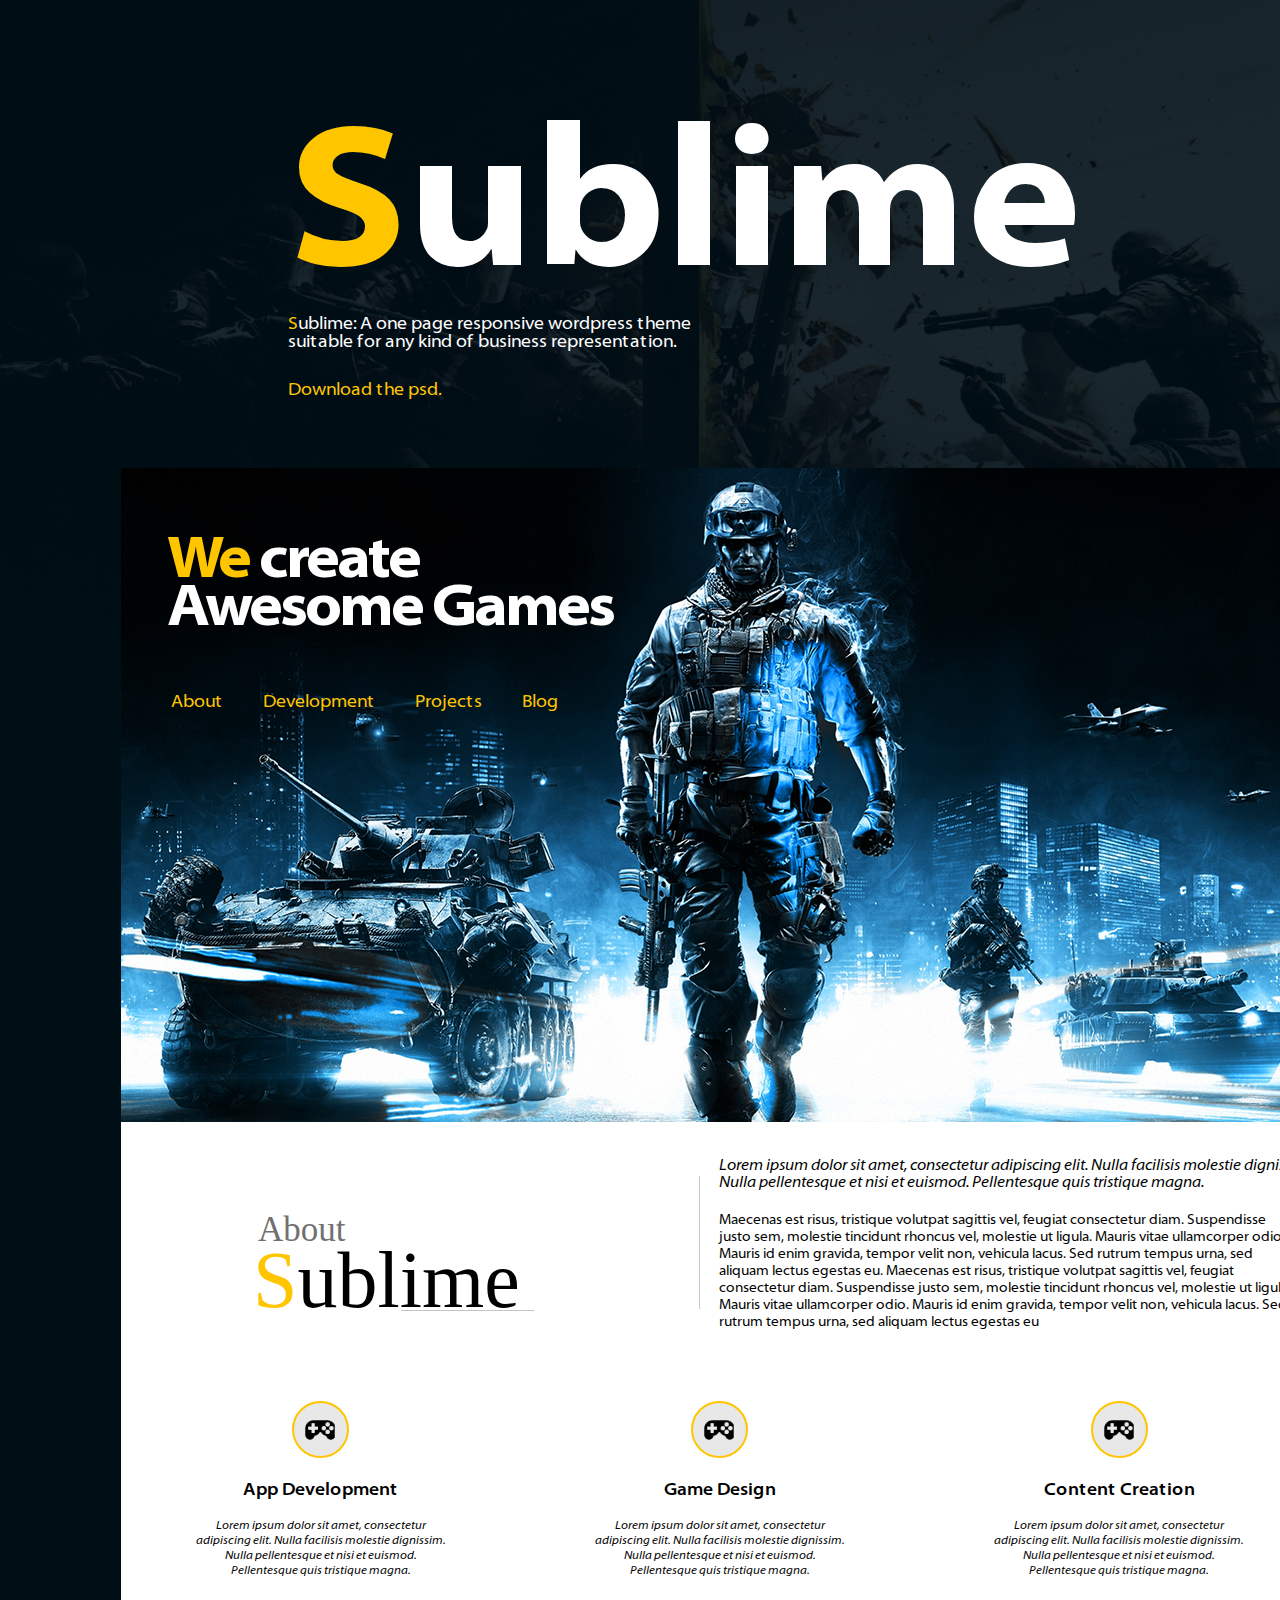
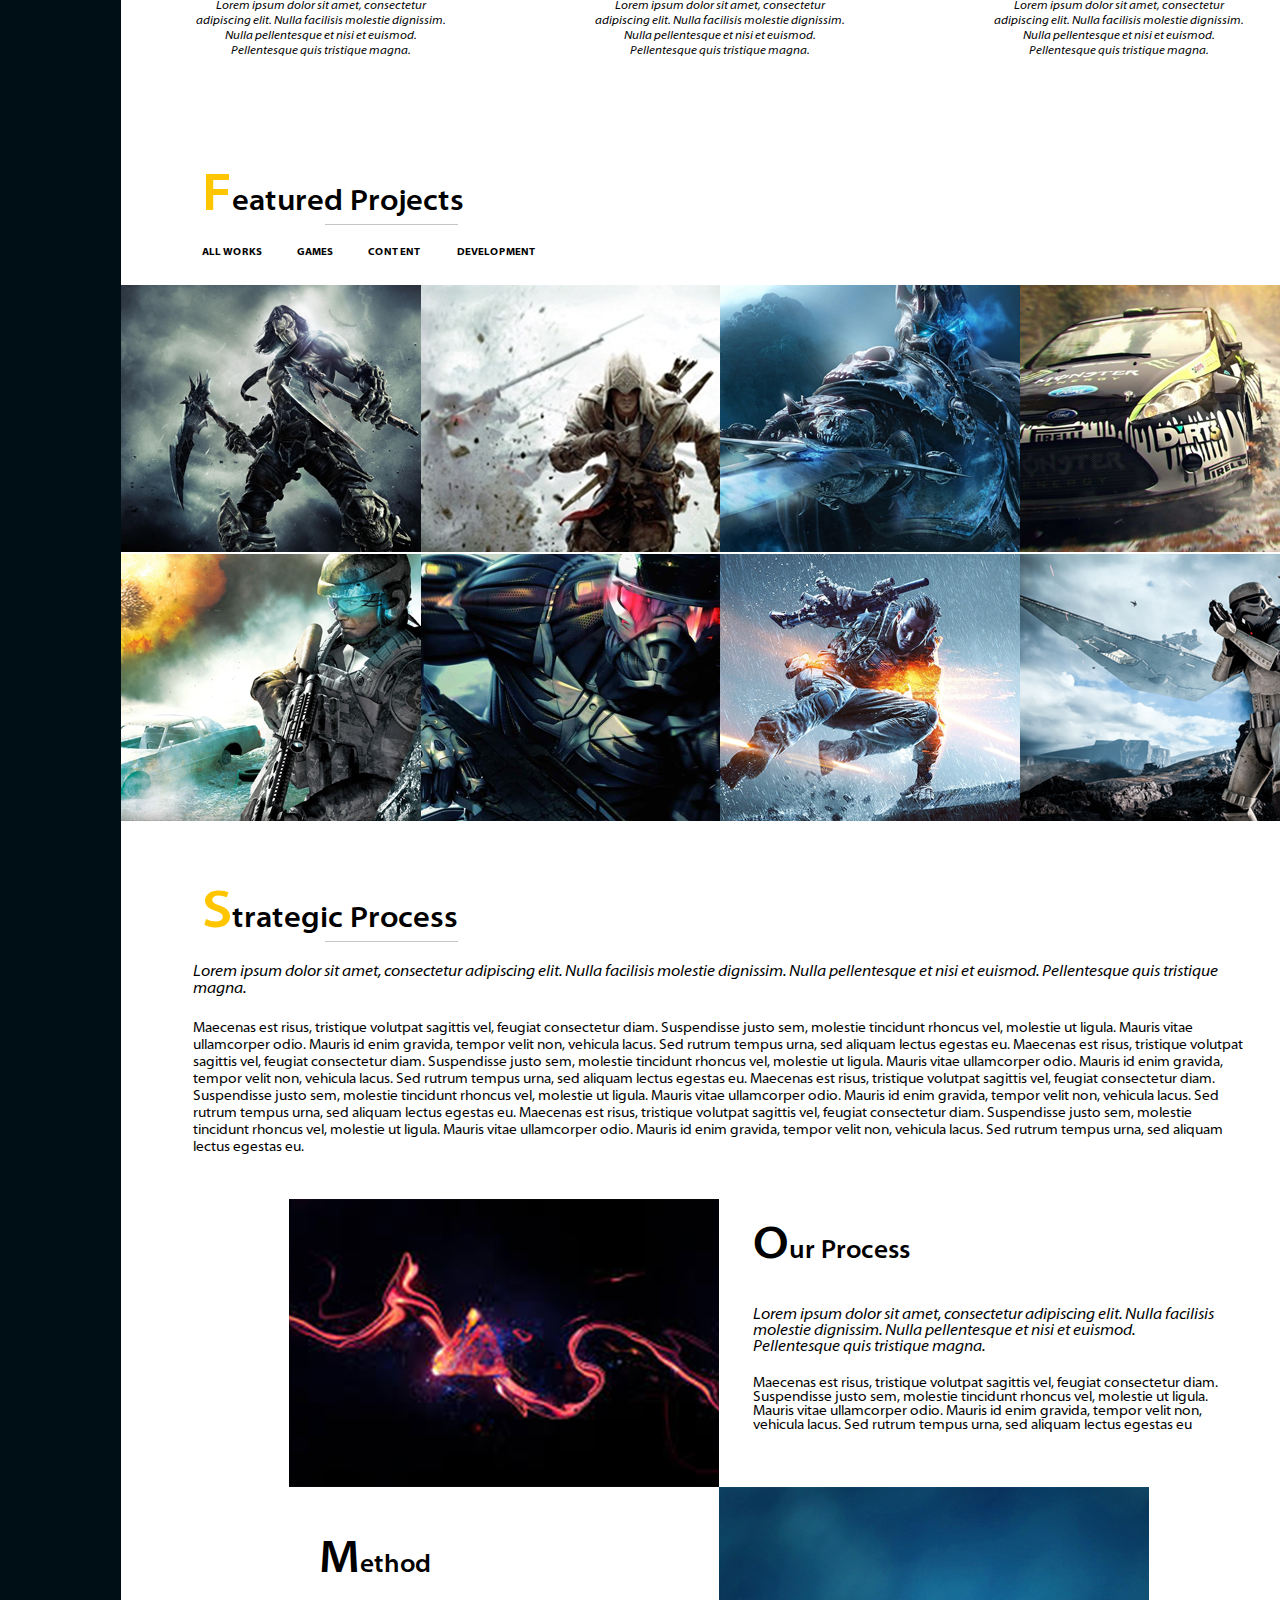
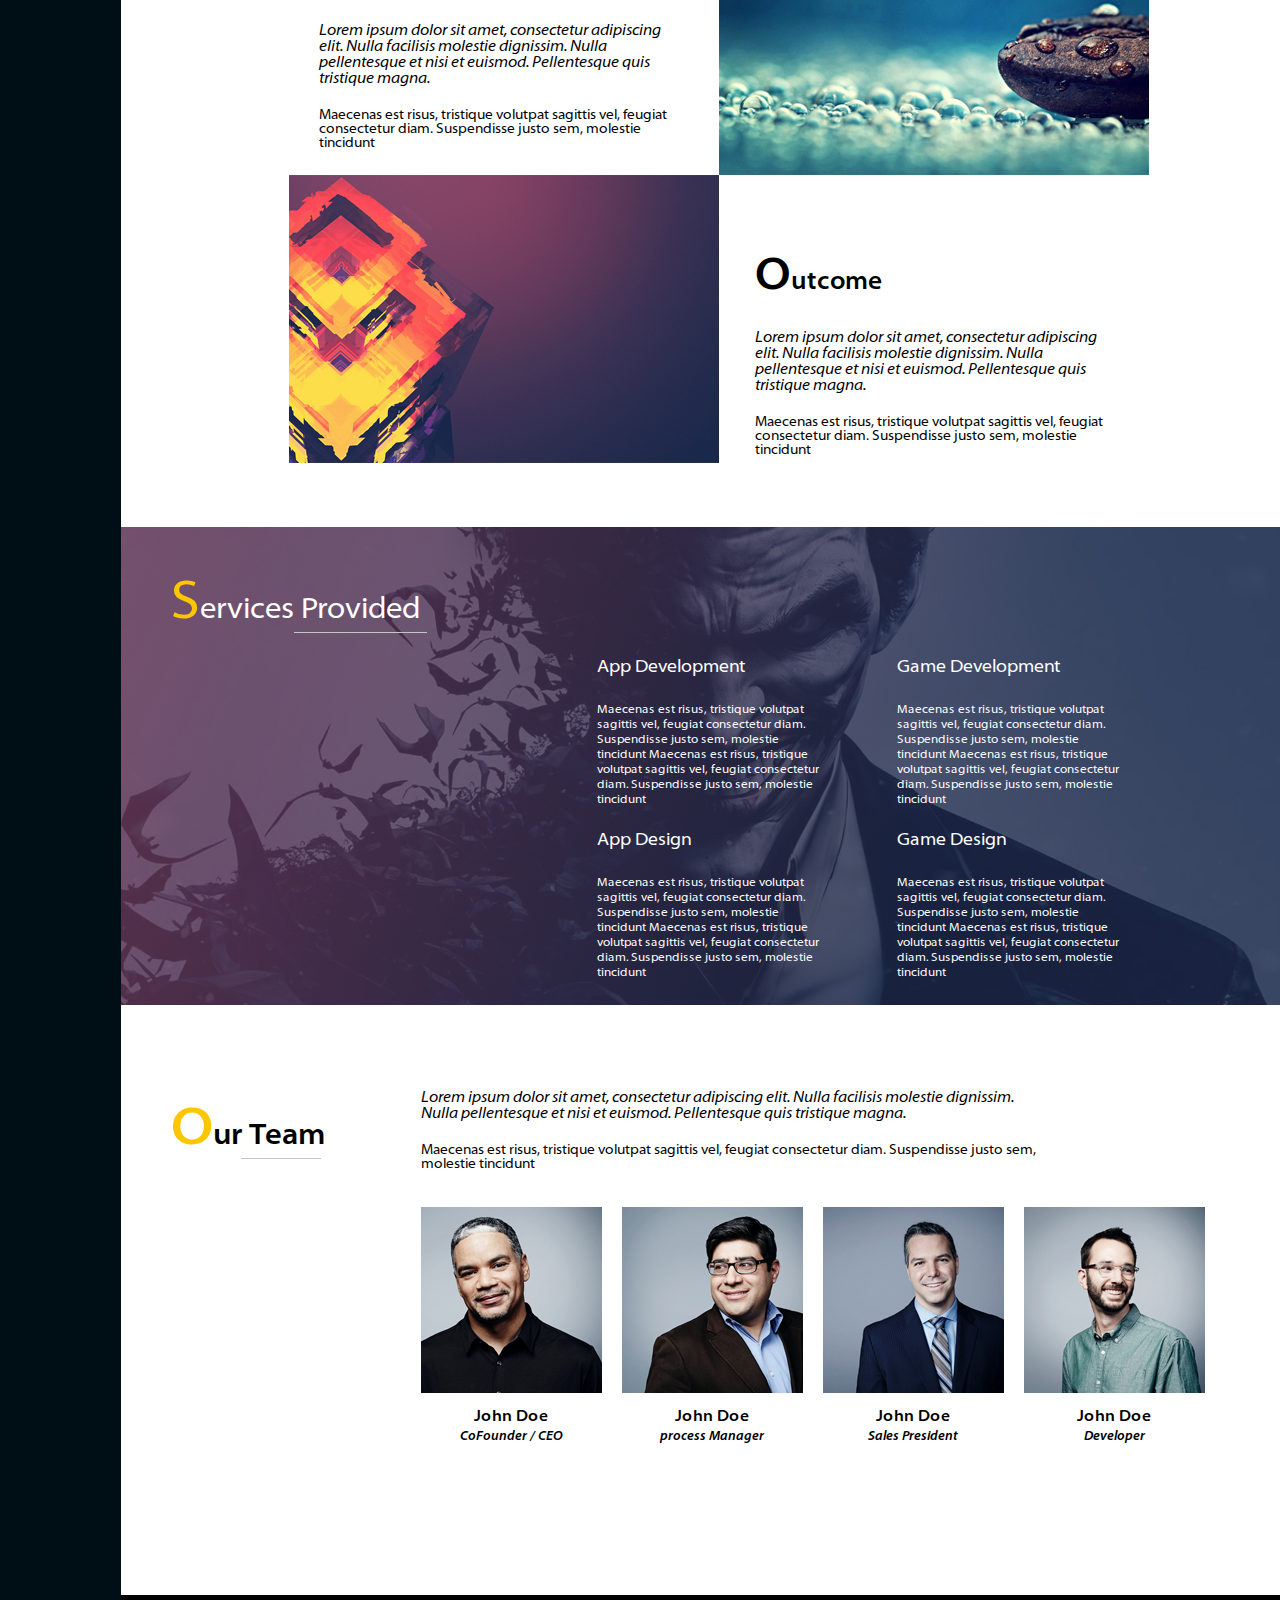
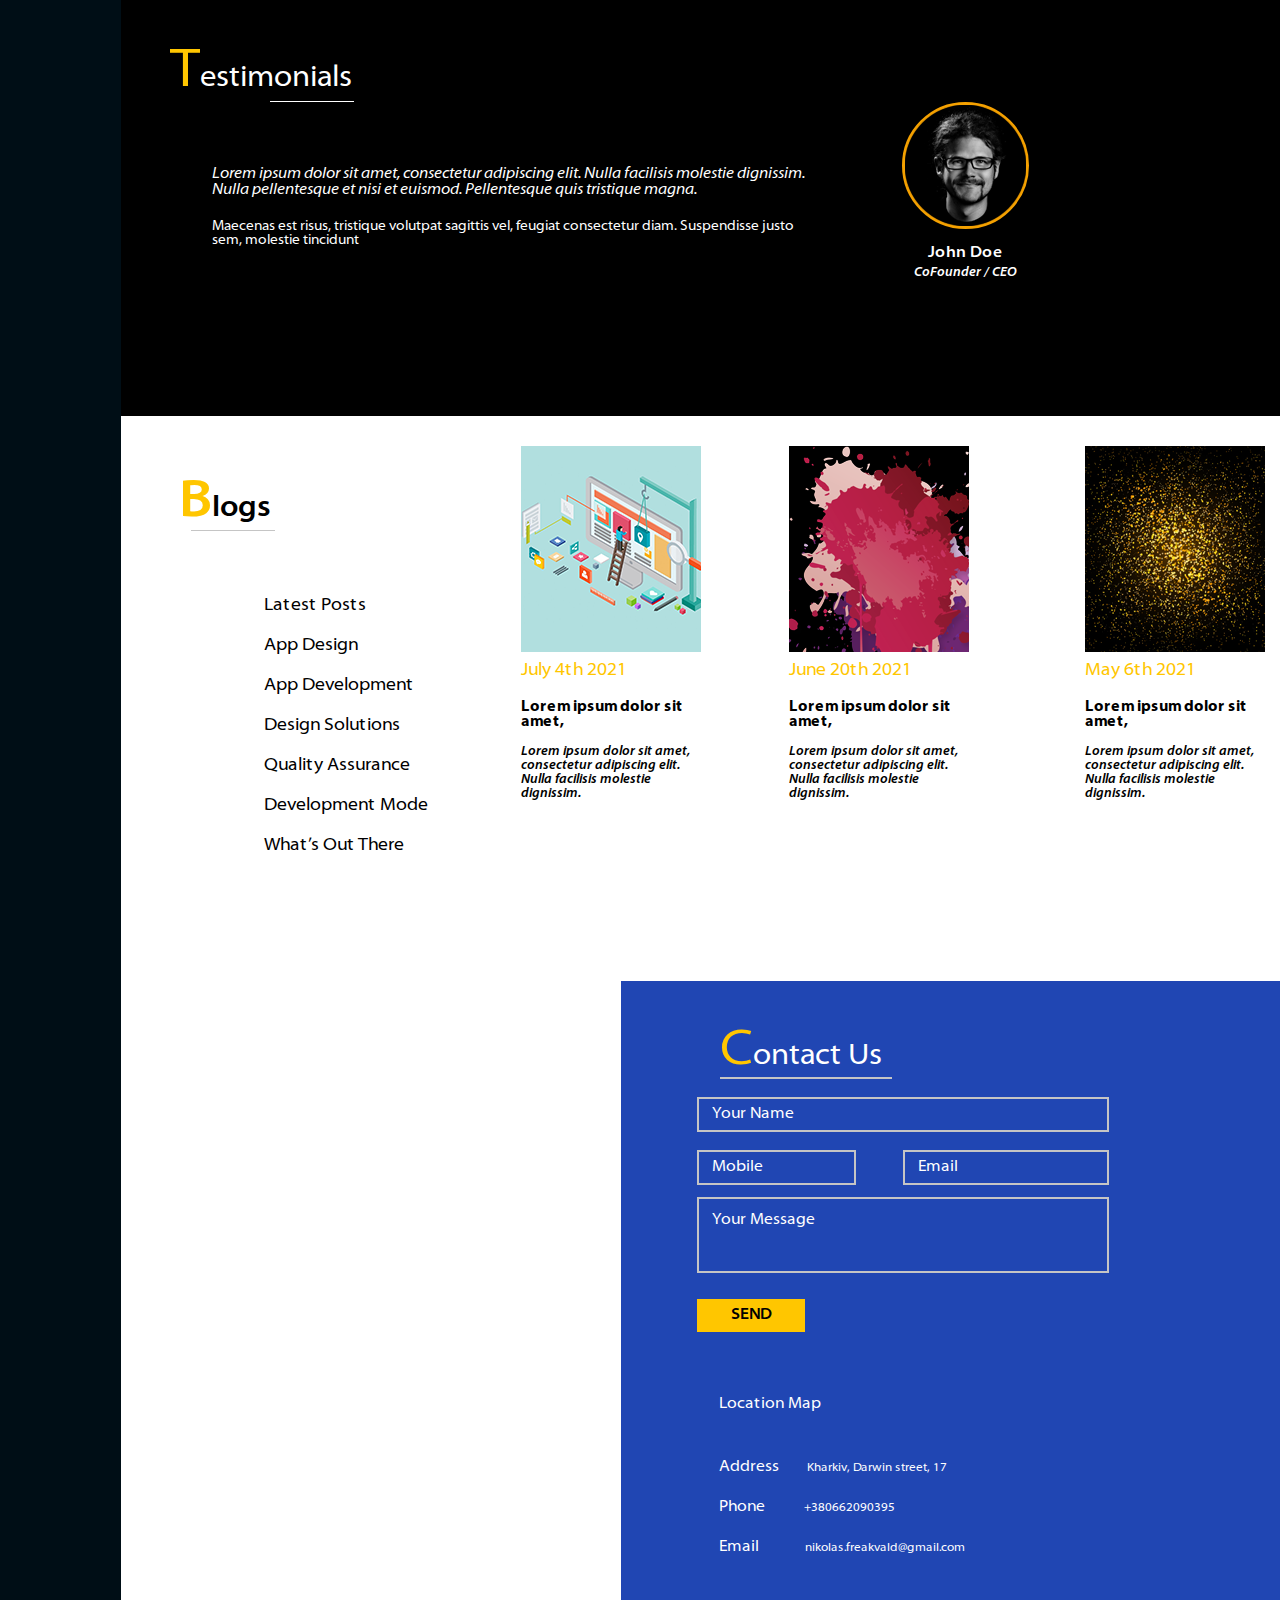
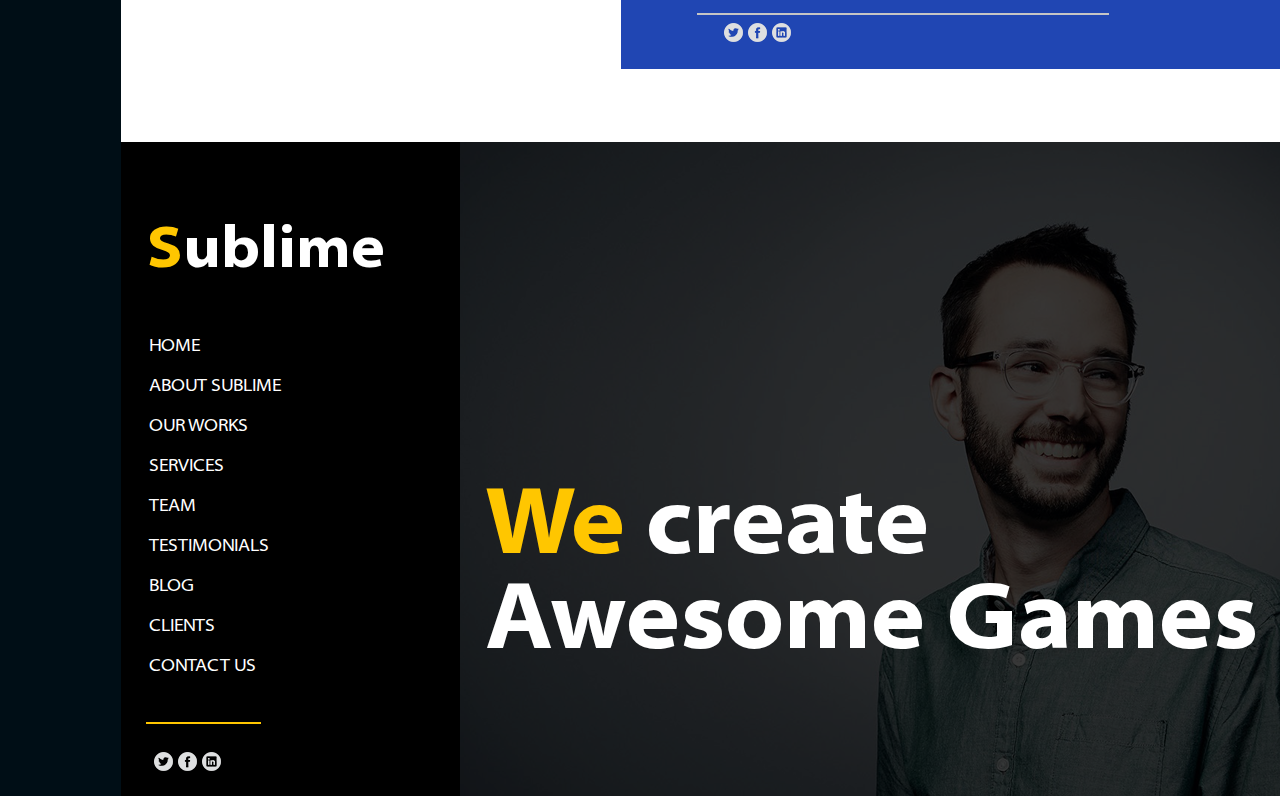
<file: Game/index.html>
<!DOCTYPE html>
<html lang="en">

<head>
    <meta charset="UTF-8">
    <meta name="viewport" content="width=1400">
    <title>Game</title>
    <link rel="stylesheet" href="style1.css">
    <link rel="stylesheet" href="style2.css">
    <link rel="stylesheet" href="fonts/stylesheet.css">
    <link rel="shortcut icon" href="img/ico/favicon.ico">
</head>

<body>
    <div class="wrap">
        <div class="top">
            <div class="top__back">
                <div class="top__title">
                    <h1 class="title1">Sublime</h1>
                </div>
                <div class="top__subtitle">
                    <h3 class="title1">Sublime: A one page responsive wordpress theme <br>
                        suitable for any kind of business representation.</h3>
                </div>
                <div class="top__download">
                    <a class="a a__download" download="" href="maket-sajta-dlya-igrovogo-proekta.psd">Download the
                        psd.</a>
                </div>
            </div>
            <div class="content">
                <div class="face">
                    <div class="face__subtitle title1"><span>We</span> create<br>
                        Awesome Games
                    </div>
                    <div class="face__meny">
                        <div class="face__list"><a class="a" href="#">About</a></div>
                        <div class="face__list"><a class="a" href="#">Development</a></div>
                        <div class="face__list"><a class="a" href="#">Projects</a></div>
                        <div class="face__list"><a class="a" href="#">Blog</a></div>
                    </div>
                </div>
                <div class="about">
                    <div class="about__top">
                        <div class="about__title">
                            <div class="about__sybtitle1">About</div>
                            <div class="about__sybtitle2 title2">
                                <h2>Sublime</h2>
                                <div class="about__line"></div>
                            </div>
                        </div>
                        <div class="about__border"></div>
                        <div class="about__text">
                            <div class="about__text1">Lorem ipsum dolor sit amet, consectetur adipiscing elit. Nulla
                                facilisis molestie dignissim. Nulla pellentesque et nisi et euismod. Pellentesque quis
                                tristique magna.</div>
                            <div class="about__text2">Maecenas est risus, tristique volutpat sagittis vel, feugiat
                                consectetur diam. Suspendisse justo sem, molestie tincidunt rhoncus vel, molestie ut
                                ligula.
                                Mauris vitae ullamcorper odio. Mauris id enim gravida, tempor velit non, vehicula lacus.
                                Sed
                                rutrum tempus urna, sed aliquam lectus egestas eu. Maecenas est risus, tristique
                                volutpat
                                sagittis vel, feugiat consectetur diam. Suspendisse justo sem, molestie tincidunt
                                rhoncus
                                vel, molestie ut ligula. Mauris vitae ullamcorper odio. Mauris id enim gravida, tempor
                                velit
                                non, vehicula lacus. Sed rutrum tempus urna, sed aliquam lectus egestas eu</div>
                        </div>
                    </div>
                    <div class="about__columns">
                        <div class="column">
                            <div class="column__img">
                                <img src="img/icons/gamepad.png" alt="#">
                            </div>
                            <div class="column__title">App Development</div>
                            <div class="column__text">
                                <p>Lorem ipsum dolor sit amet, consectetur adipiscing elit. Nulla facilisis molestie
                                    dignissim. Nulla pellentesque et nisi et euismod. Pellentesque quis tristique magna.
                                </p>
                                <p>Lorem ipsum dolor sit amet, consectetur adipiscing elit. Nulla facilisis molestie
                                    dignissim. Nulla pellentesque et nisi et euismod. Pellentesque quis tristique magna.
                                </p>
                            </div>
                        </div>
                        <div class="column">
                            <div class="column__img">
                                <img src="img/icons/gamepad.png" alt="#">
                            </div>
                            <div class="column__title">Game Design</div>
                            <div class="column__text">
                                <p>Lorem ipsum dolor sit amet, consectetur adipiscing elit. Nulla facilisis molestie
                                    dignissim. Nulla pellentesque et nisi et euismod. Pellentesque quis tristique magna.
                                </p>
                                <p>Lorem ipsum dolor sit amet, consectetur adipiscing elit. Nulla facilisis molestie
                                    dignissim. Nulla pellentesque et nisi et euismod. Pellentesque quis tristique magna.
                                </p>
                            </div>
                        </div>
                        <div class="column">
                            <div class="column__img">
                                <img src="img/icons/gamepad.png" alt="#">
                            </div>
                            <div class="column__title">Content Creation</div>
                            <div class="column__text">
                                <p>Lorem ipsum dolor sit amet, consectetur adipiscing elit. Nulla facilisis molestie
                                    dignissim. Nulla pellentesque et nisi et euismod. Pellentesque quis tristique magna.
                                </p>
                                <p>Lorem ipsum dolor sit amet, consectetur adipiscing elit. Nulla facilisis molestie
                                    dignissim. Nulla pellentesque et nisi et euismod. Pellentesque quis tristique magna.
                                </p>
                            </div>
                        </div>
                    </div>
                </div>
                <div class="projects">
                    <div class="projects__subtitle title3">
                        <div>Featured Projects</div>
                        <div class="projects__line line"></div>
                    </div>
                    <div class="projects__meny">
                        <div class="projects__list"><a href="#">ALL WORKS</a>
                        </div>
                        <div class="projects__list"><a href="#">GAMES</a>
                        </div>
                        <div class="projects__list"><a href="#">CONTENT</a>
                        </div>
                        <div class="projects__list"><a href="#">DEVELOPMENT</a>
                        </div>
                    </div>
                    <div class="projects__img">
                        <img src="img/projects/1.png" alt="1">
                        <img src="img/projects/2.png" alt="2">
                        <img src="img/projects/3.png" alt="3">
                        <img src="img/projects/4.png" alt="4">
                        <img src="img/projects/5.png" alt="5">
                        <img src="img/projects/6.png" alt="6">
                        <img src="img/projects/7.png" alt="7">
                        <img src="img/projects/8.png" alt="8">
                    </div>
                </div>
                <div class="strategic">
                    <div class="strategic__title title3">
                        <div>Strategic Process</div>
                        <div class="strategic__line line"></div>
                    </div>
                    <div class="strategic__info">
                        <div class="strategic__subtitle sub">Lorem ipsum dolor sit amet, consectetur adipiscing elit.
                            Nulla
                            facilisis molestie dignissim. Nulla pellentesque et nisi et euismod. Pellentesque quis
                            tristique
                            magna.</div>
                        <div class="strategic__text">Maecenas est risus, tristique volutpat sagittis vel, feugiat
                            consectetur
                            diam. Suspendisse justo sem, molestie tincidunt rhoncus vel, molestie ut ligula. Mauris
                            vitae
                            ullamcorper odio. Mauris id enim gravida, tempor velit non, vehicula lacus. Sed rutrum
                            tempus
                            urna,
                            sed aliquam lectus egestas eu. Maecenas est risus, tristique volutpat sagittis vel, feugiat
                            consectetur diam. Suspendisse justo sem, molestie tincidunt rhoncus vel, molestie ut ligula.
                            Mauris
                            vitae ullamcorper odio. Mauris id enim gravida, tempor velit non, vehicula lacus. Sed rutrum
                            tempus
                            urna, sed aliquam lectus egestas eu. Maecenas est risus, tristique volutpat sagittis vel,
                            feugiat
                            consectetur diam. Suspendisse justo sem, molestie tincidunt rhoncus vel, molestie ut ligula.
                            Mauris
                            vitae ullamcorper odio. Mauris id enim gravida, tempor velit non, vehicula lacus. Sed rutrum
                            tempus
                            urna, sed aliquam lectus egestas eu. Maecenas est risus, tristique volutpat sagittis vel,
                            feugiat
                            consectetur diam. Suspendisse justo sem, molestie tincidunt rhoncus vel, molestie ut ligula.
                            Mauris
                            vitae ullamcorper odio. Mauris id enim gravida, tempor velit non, vehicula lacus. Sed rutrum
                            tempus
                            urna, sed aliquam lectus egestas eu.</div>
                    </div>
                    <div class="strategic__content">
                        <div class="process1 process">
                            <img src="img/strategic/1.png" alt="#">
                            <div class="process1__info">
                                <div class="process1__title process__title">Our Process</div>
                                <div class="process1__sub sub">Lorem ipsum dolor sit amet, consectetur adipiscing elit.
                                    Nulla
                                    facilisis molestie dignissim. Nulla pellentesque et nisi et euismod. Pellentesque
                                    quis tristique magna.</div>
                                <div class="process1__text">Maecenas est risus, tristique volutpat sagittis vel, feugiat
                                    consectetur diam. Suspendisse justo sem, molestie tincidunt rhoncus vel, molestie ut
                                    ligula. Mauris vitae ullamcorper odio. Mauris id enim gravida, tempor velit non,
                                    vehicula lacus. Sed rutrum tempus urna, sed aliquam lectus egestas eu</div>
                            </div>
                        </div>
                        <div class="process2 process">
                            <div class="process2__info">
                                <div class="process2__title process__title">Method</div>
                                <div class="process2__sub sub">Lorem ipsum dolor sit amet, consectetur adipiscing elit.
                                    Nulla
                                    facilisis molestie dignissim. Nulla pellentesque et nisi et euismod. Pellentesque
                                    quis tristique magna.</div>
                                <div class="process2__text">Maecenas est risus, tristique volutpat sagittis vel, feugiat
                                    consectetur diam. Suspendisse justo sem, molestie tincidunt </div>
                            </div>
                            <img src="img/strategic/2.png" alt="#">
                        </div>
                        <div class="process3 process">
                            <img src="img/strategic/3.png" alt="#">
                            <div class="process3__info">
                                <div class="process3__title process__title">Outcome</div>
                                <div class="process3__sub sub">Lorem ipsum dolor sit amet, consectetur adipiscing elit.
                                    Nulla
                                    facilisis molestie dignissim. Nulla pellentesque et nisi et euismod. Pellentesque
                                    quis tristique magna.</div>
                                <div class="process3__text">Maecenas est risus, tristique volutpat sagittis vel, feugiat
                                    consectetur diam. Suspendisse justo sem, molestie tincidunt </div>
                            </div>
                        </div>
                    </div>
                </div>
                <div class="services">
                    <div class="services__subtitle title1">
                        <div>Services Provided</div>
                        <div class="services__line line"></div>
                    </div>
                    <div class="services__info">
                        <div class="services__content">
                            <div class="services__title">App Development</div>
                            <div class="services__text">Maecenas est risus, tristique volutpat sagittis vel, feugiat
                                consectetur diam. Suspendisse justo sem, molestie tincidunt Maecenas est risus,
                                tristique volutpat sagittis vel, feugiat consectetur diam. Suspendisse justo sem,
                                molestie tincidunt </div>
                        </div>
                        <div class="services__content">
                            <div class="services__title">Game Development</div>
                            <div class="services__text">Maecenas est risus, tristique volutpat sagittis vel, feugiat
                                consectetur diam. Suspendisse justo sem, molestie tincidunt Maecenas est risus,
                                tristique volutpat sagittis vel, feugiat consectetur diam. Suspendisse justo sem,
                                molestie tincidunt </div>
                        </div>
                        <div class="services__content">
                            <div class="services__title">App Design</div>
                            <div class="services__text">Maecenas est risus, tristique volutpat sagittis vel, feugiat
                                consectetur diam. Suspendisse justo sem, molestie tincidunt Maecenas est risus,
                                tristique volutpat sagittis vel, feugiat consectetur diam. Suspendisse justo sem,
                                molestie tincidunt </div>
                        </div>
                        <div class="services__content">
                            <div class="services__title">Game Design</div>
                            <div class="services__text">Maecenas est risus, tristique volutpat sagittis vel, feugiat
                                consectetur diam. Suspendisse justo sem, molestie tincidunt Maecenas est risus,
                                tristique volutpat sagittis vel, feugiat consectetur diam. Suspendisse justo sem,
                                molestie tincidunt </div>
                        </div>
                    </div>
                </div>
                <div class="team">
                    <div class="team__title title2">
                        <div>Our Team</div>
                        <div class="team__line"></div>
                    </div>
                    <div class="team__info">
                        <div class="team__all">
                            <div class="team__subtitle sub">Lorem ipsum dolor sit amet, consectetur adipiscing elit.
                                Nulla
                                facilisis molestie dignissim. Nulla pellentesque et nisi et euismod. Pellentesque quis
                                tristique magna.</div>
                            <div class="team__text">Maecenas est risus, tristique volutpat sagittis vel, feugiat
                                consectetur
                                diam. Suspendisse justo sem, molestie tincidunt </div>
                        </div>

                        <div class="team__workers">
                            <div class="team__worker">
                                <div class="team__photo">
                                    <img src="img/team/1.png" alt="1">
                                </div>
                                <div class="name">John Doe</div>
                                <div class="position">CoFounder / CEO</div>
                            </div>
                            <div class="team__worker">
                                <div class="team__photo">
                                    <img src="img/team/2.png" alt="2">
                                </div>
                                <div class="name">John Doe</div>
                                <div class="position">process Manager</div>
                            </div>
                            <div class="team__worker">
                                <div class="team__photo">
                                    <img src="img/team/3.png" alt="3">
                                </div>
                                <div class="name">John Doe</div>
                                <div class="position">Sales President</div>
                            </div>
                            <div class="team__worker">
                                <div class="team__photo">
                                    <img src="img/team/4.png" alt="4">
                                </div>
                                <div class="name">John Doe</div>
                                <div class="position">Developer</div>
                            </div>
                        </div>
                    </div>
                </div>
                <div class="testimonials">
                    <div class="testimonials__title">
                        <div>Testimonials</div>
                        <div class="testimonials__line"></div>
                    </div>
                    <div class="testimonials__all">
                        <div class="testimonials__info">
                            <div class="testimonials__subtitle sub">Lorem ipsum dolor sit amet, consectetur adipiscing
                                elit.
                                Nulla facilisis molestie dignissim. Nulla pellentesque et nisi et euismod. Pellentesque
                                quis
                                tristique magna.</div>
                            <div class="testimonials__text">Maecenas est risus, tristique volutpat sagittis vel, feugiat
                                consectetur diam. Suspendisse justo sem, molestie tincidunt</div>
                        </div>
                        <div class="testimonials__worker">
                            <div class="testimonials__photo">
                                <img src="img/team/five.png" alt="2">
                            </div>
                            <div class="worker">
                                <div class="name">John Doe</div>
                                <div class="position">CoFounder / CEO</div>
                            </div>
                        </div>
                    </div>
                </div>
                <div class="blog">
                    <div class="blog__left">
                        <div class="blog__title title2">
                            <div>Blogs</div>
                            <div class="blog__line"></div>
                        </div>
                        <div class="blog__meny">
                            <ul>
                                <li><a href="#">Latest Posts</a></li>
                                <li><a href="#">App Design</a></li>
                                <li><a href="#">App Development</a></li>
                                <li><a href="#">Design Solutions</a></li>
                                <li><a href="#">Quality Assurance</a></li>
                                <li><a href="#">Development Mode</a></li>
                                <li><a href="#">What’s Out There</a></li>
                            </ul>
                        </div>
                    </div>
                    <div class="blog__right">
                        <div class="blog__column">
                            <div class="blog__img">
                                <img src="img/blogs/1.png" alt="1">
                            </div>
                            <div class="blog__date">July 4th 2021</div>
                            <div class="blog__sub">Lorem ipsum dolor sit amet, </div>
                            <div class="blog__info">Lorem ipsum dolor sit amet,
                                consectetur adipiscing elit.
                                Nulla facilisis molestie dignissim. </div>
                        </div>
                        <div class="blog__column blog__column2">
                            <div class="blog__img">
                                <img src="img/blogs/2.png" alt="2">
                            </div>
                            <div class="blog__date">June 20th 2021</div>
                            <div class="blog__sub">Lorem ipsum dolor sit amet, </div>
                            <div class="blog__info">Lorem ipsum dolor sit amet,
                                consectetur adipiscing elit.
                                Nulla facilisis molestie dignissim. </div>
                        </div>
                        <div class="blog__column">
                            <div class="blog__img">
                                <img src="img/blogs/3.png" alt="3">
                            </div>
                            <div class="blog__date">May 6th 2021</div>
                            <div class="blog__sub">Lorem ipsum dolor sit amet, </div>
                            <div class="blog__info">Lorem ipsum dolor sit amet,
                                consectetur adipiscing elit.
                                Nulla facilisis molestie dignissim. </div>
                        </div>
                    </div>
                </div>
                <div class="contact">
                    <div class="map">
                        <iframe
                            src="https://yandex.ua/map-widget/v1/?um=constructor%3A8276878d0bd060fc21bfce38eaab1785e51938b6e0a168f6ad6a3422c2d60bb2&amp;source=constructor"
                            width="500" height="684" frameborder="0"></iframe>
                    </div>
                    <div class="contact__all">
                        <div class="contact_title title1">
                            <div>Contact Us</div>
                            <div class="contact__line"></div>
                        </div>
                        <form action="#">
                            <div>
                                <input class="contact__text form" type="text" name="text" tabindex="1"
                                    placeholder="Your Name">
                            </div>
                            <div class="contact__row">
                                <div class="contact__tel">
                                    <input class="form" type="tel" name="tel" tabindex="2" placeholder="Mobile">
                                </div>
                                <div class="contact__email">
                                    <input class="form" type="email" name="email" tabindex="3" placeholder="Email">
                                </div>
                            </div>
                            <div class="contact__textarea">
                                <textarea name="message" tabindex="4" placeholder="Your Message"></textarea>
                            </div>
                            <div class="button">
                                <button type="submit" tabindex="5">SEND</button>
                            </div>
                        </form>
                        <div class="contact__info">
                            <div class="contact__sub">Location Map</div>
                            <div class="info">
                                <ul>
                                    <li>Address <a class="contact__a a1"
                                            href="https://www.google.com/maps/place/%D1%83%D0%BB.+%D0%94%D0%B0%D1%80%D0%B2%D0%B8%D0%BD%D0%B0,+17,+%D0%A5%D0%B0%D1%80%D1%8C%D0%BA%D0%BE%D0%B2,+%D0%A5%D0%B0%D1%80%D1%8C%D0%BA%D0%BE%D0%B2%D1%81%D0%BA%D0%B0%D1%8F+%D0%BE%D0%B1%D0%BB%D0%B0%D1%81%D1%82%D1%8C,+61000/@49.9974991,36.2428478,17z/data=!3m1!4b1!4m5!3m4!1s0x4127a0e972d819d7:0x5ac36726130326de!8m2!3d49.9974991!4d36.2450365">Kharkiv,
                                            Darwin street, 17</a> </li>
                                    <li>Phone <a class="contact__a a2" href="#">+380662090395</a> </li>
                                    <li>Email <a class="contact__a a3"
                                            href="nikolas.freakvald@gmail.com ">nikolas.freakvald@gmail.com </a>
                                    </li>
                                </ul>
                            </div>
                        </div>
                        <div class="mess__line"></div>
                        <div class="messenger">


                            <div class="messenger__icon"><a href="https://twitter.com/?lang=ru"><img
                                        src="img/icons/twitter.png" alt="twitter"></a>
                            </div>
                            <div class="messenger__icon"><a href="https://uk-ua.facebook.com/"><img
                                        src="img/icons/facebook.png" alt="facebook"></a></div>
                            <div class="messenger__icon"><a href="https://www.instagram.com/"><img
                                        src="img/icons/instagram.png" alt="instagram"></a></div>
                        </div>
                    </div>
                </div>
                <footer>
                    <div class="footer__left">
                        <div class="footer__title title1">Sublime</div>
                        <div class="footer__ul">
                            <ul>
                                <li><a href="#">HOME</a></li>
                                <li><a href="#">ABOUT SUBLIME</a></li>
                                <li><a href="#">OUR WORKS</a></li>
                                <li><a href="#">SERVICES</a></li>
                                <li><a href="#">TEAM</a></li>
                                <li><a href="#">TESTIMONIALS</a></li>
                                <li><a href="#">BLOG</a></li>
                                <li><a href="#">CLIENTS</a></li>
                                <li><a href="#">CONTACT US</a></li>
                            </ul>
                        </div>
                        <div class="footer__line"></div>
                        <div class="footer__messenger">
                            <div class="messenger__icon"><a href="https://twitter.com/?lang=ru"><img
                                        src="img/icons/twitter.png" alt="twitter"></a>
                            </div>
                            <div class="messenger__icon"><a href="https://uk-ua.facebook.com/"><img
                                        src="img/icons/facebook.png" alt="facebook"></a></div>
                            <div class="messenger__icon"><a href="https://www.instagram.com/"><img
                                        src="img/icons/instagram.png" alt="instagram"></a></div>
                        </div>
                    </div>
                    <div class="footer__right">
                        <div class="footet__sub"><span>We</span> create
                            Awesome Games</div>
                    </div>
                </footer>
            </div>
        </div>
    </div>

    </div>
    </div>
    </div>
    </div>
</body>

</html>
</file>
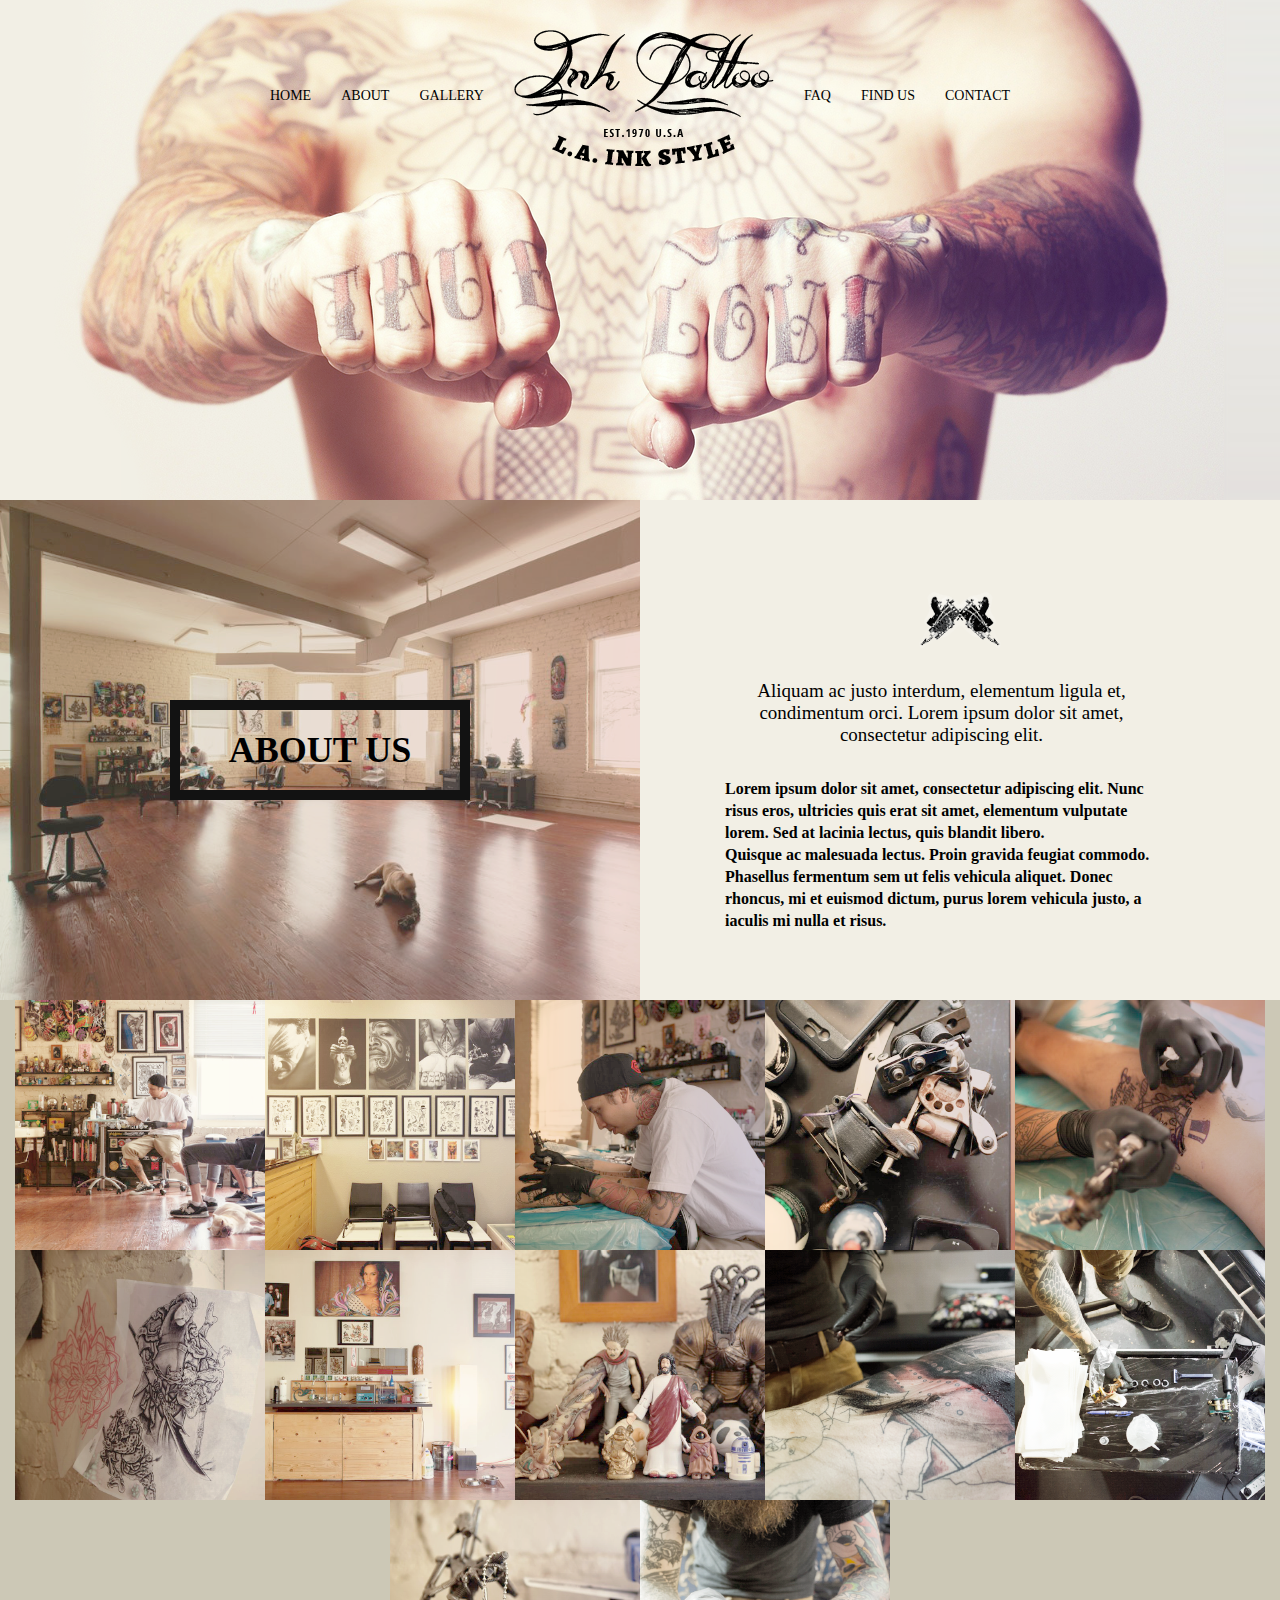
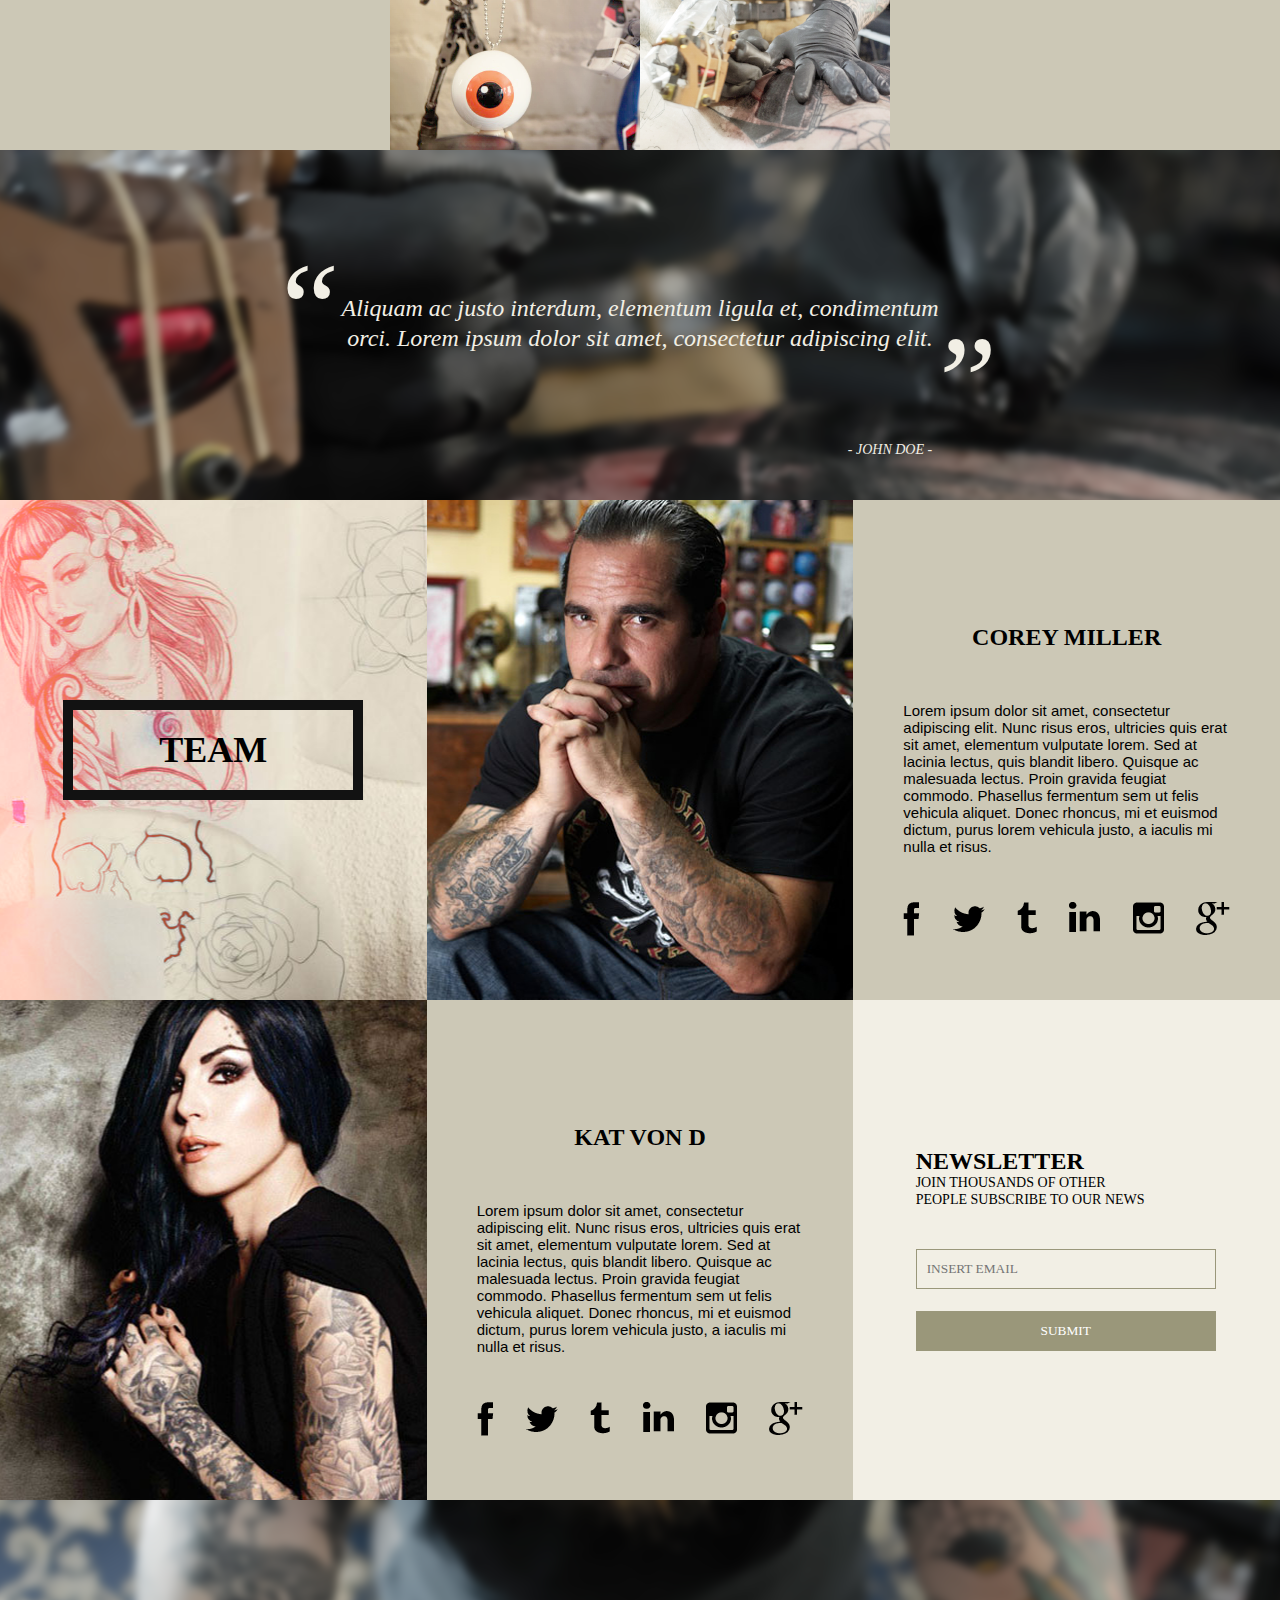
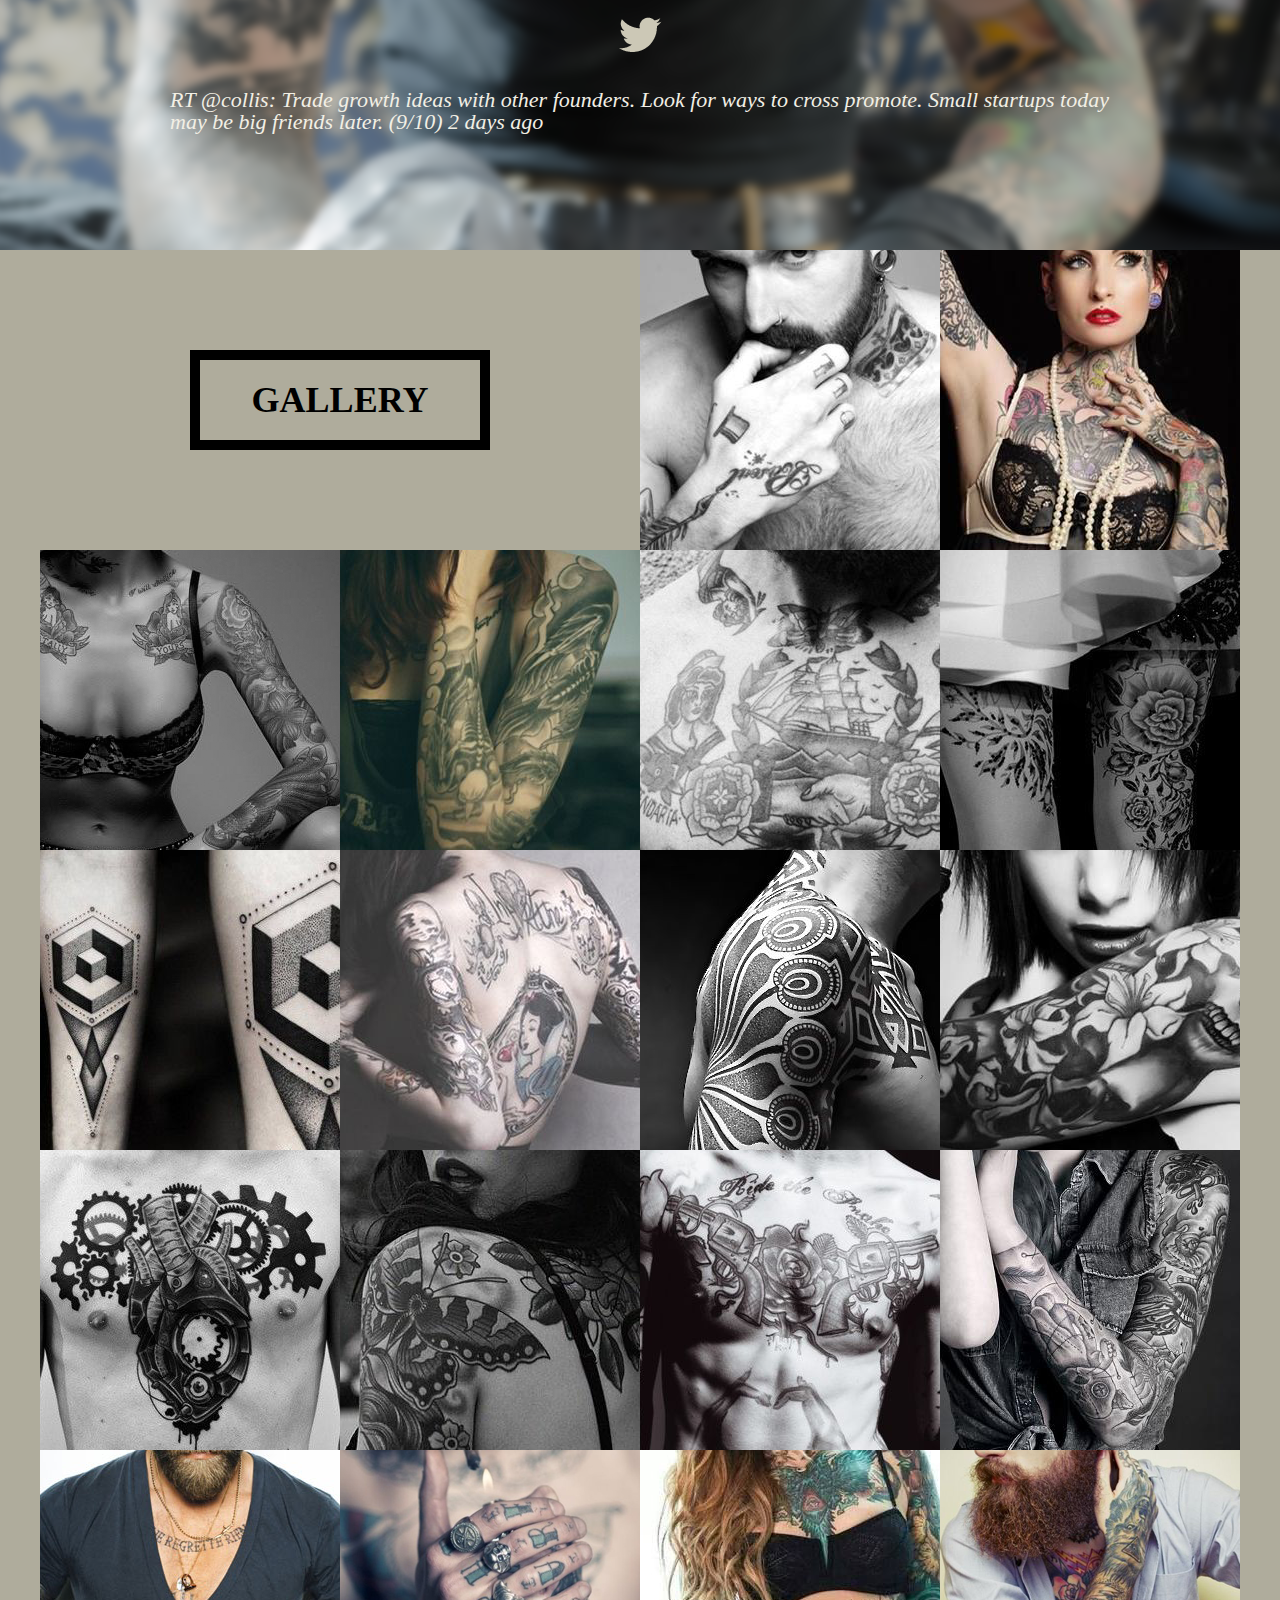
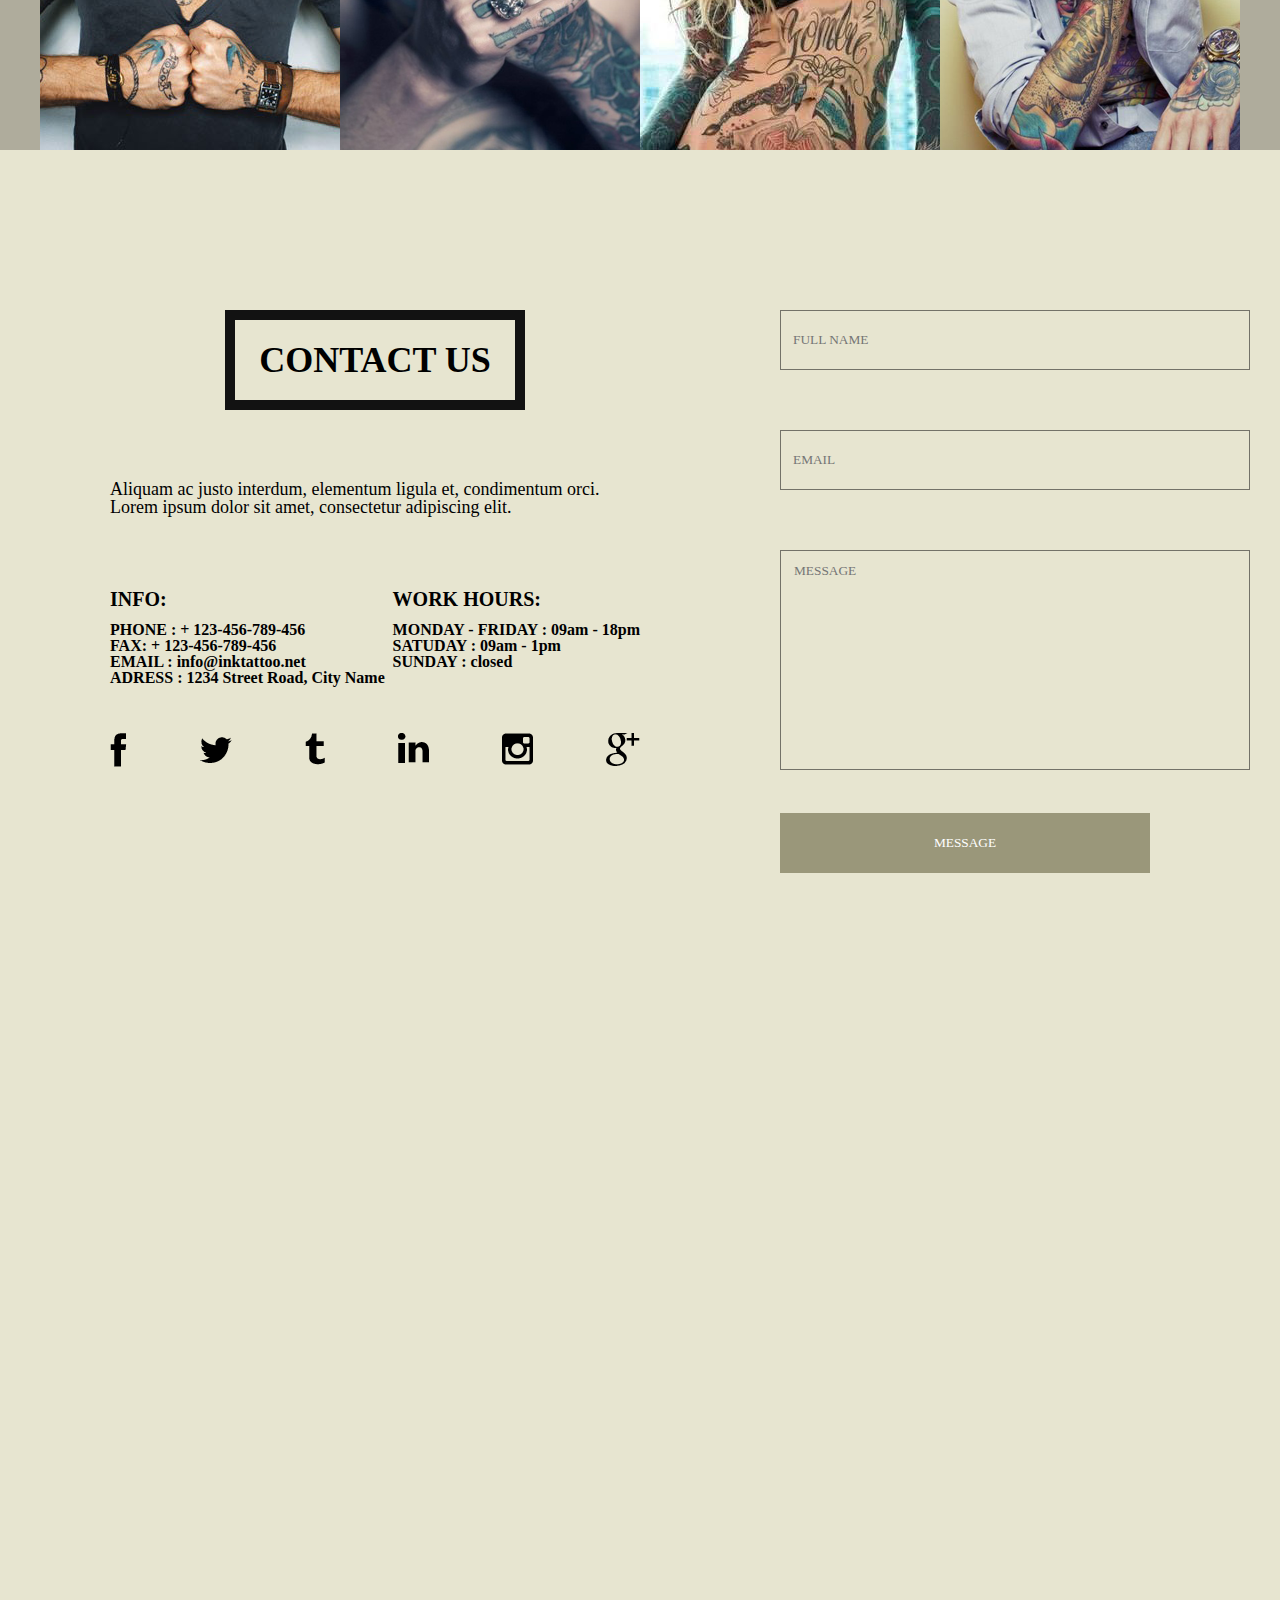
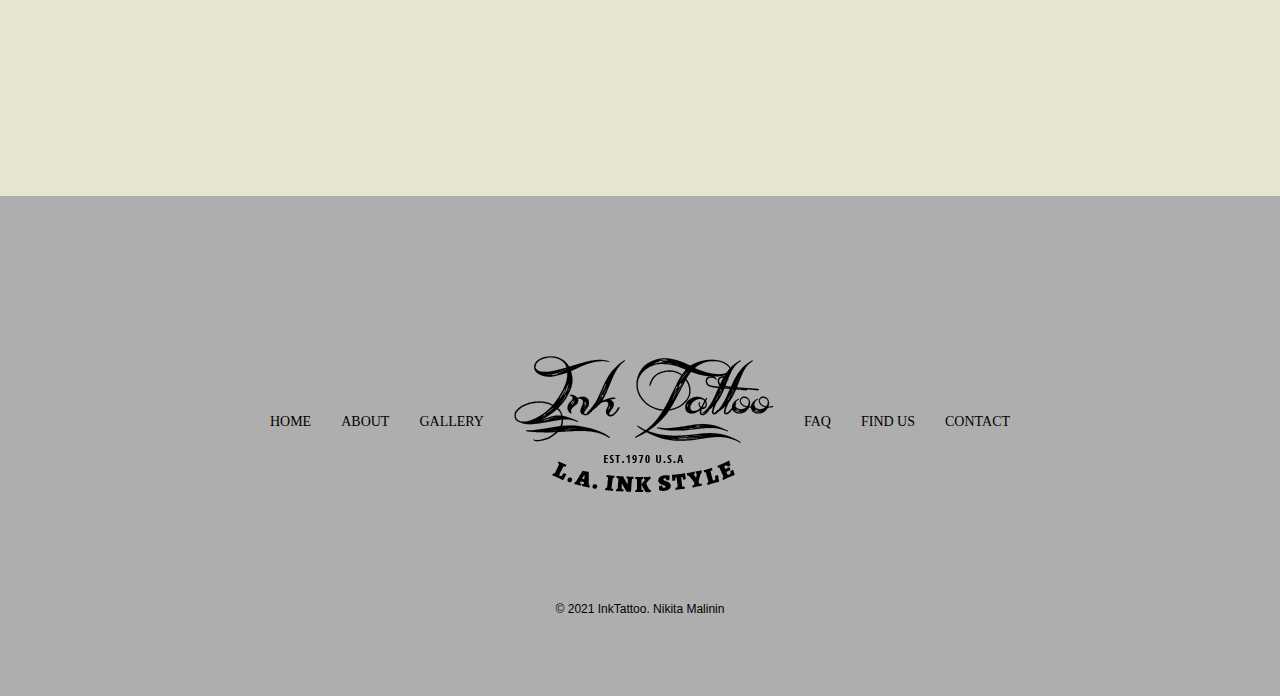
<file: Tattoo/index.html>
<!DOCTYPE html>
<html lang="en">

<head>
    <meta charset="UTF-8">
    <meta name="viewport" content="width=device-width">
    <title>Tattoo</title>
    <link rel="stylesheet" href="style.css">
    <link rel="stylesheet" href="style2.css">
    <link rel="stylesheet" href="style-media.css">
    <link rel="stylesheet" href="style-burger.css">
    <link rel="stylesheet" href="style-gellery__hover.css">
    <link rel="shortcut icon" href="img/ico/skull.ico">
</head>

<body>
    <div class="wraper">
        <div class="burger">
            <input type="checkbox" id="check-menu">
            <label for="check-menu">MENU</label>
            <div class="burger-line first"></div>
            <div class="burger-line second"></div>
            <div class="burger-line third"></div>
            <div class="burger-line fourth"></div>
            <nav class="main-menu">
                <a href="#" class="burger-list">Home</a>
                <a href="#" class="burger-list">About</a>
                <a href="#" class="burger-list">Gallery</a>
                <a href="#" class="burger-list">FAQ</a>
                <a href="#" class="burger-list">Find Us</a>
                <a href="#" class="burger-list">Contact</a>
            </nav>
        </div>
        <header>
            <div class="conteiner">
                <div class="head">

                    <div class="top">
                        <ul class="ul1">
                            <li><a href="#">Home</a></li>
                            <li><a href="#">About</a></li>
                            <li><a href="#">Gallery</a></li>
                        </ul>
                        <div class="logo">
                            <img src="img/logo/logo1.png" alt="logo">
                        </div>
                        <ul class="ul2">
                            <li><a href="#">FAQ</a></li>
                            <li><a href="#">Find Us</a></li>
                            <li><a href="#">Contact</a></li>
                        </ul>
                    </div>
                </div>
            </div>
        </header>
        <div class="about">
            <div class="conteiner">
                <div class="about__all">
                    <div class="about__left">
                        <div class="big-border">ABOUT US</div>
                    </div>
                    <div class="about__right">
                        <div class="logo2">
                            <img src="img/logo/logo2.png" alt="logo">
                        </div>
                        <div class="sub-title">Aliquam ac justo interdum, elementum ligula et, condimentum orci. Lorem
                            ipsum
                            dolor sit amet, consectetur adipiscing elit.</div>
                        <div class="info">
                            <p>Lorem ipsum dolor sit amet, consectetur adipiscing elit. Nunc risus eros, ultricies quis
                                erat sit amet, elementum vulputate lorem. Sed at lacinia lectus, quis blandit libero.
                            </p>
                            <p>Quisque ac malesuada lectus. Proin gravida feugiat commodo. Phasellus fermentum sem ut
                                felis vehicula aliquet. Donec rhoncus, mi et euismod dictum, purus lorem vehicula justo,
                                a iaculis mi nulla et risus.</p>
                        </div>
                    </div>
                </div>
            </div>
        </div>
        <div class="block3">
            <div class="conteiner">
                <div class="block__photos">
                    <div class="block__item">
                        <img src="img/block3/1.png" alt="alt" class="block__item-img">
                        <div class="block__hover">
                            <div class="watch"><a href="#"><img src="img/hover/zoom.png" alt="zoom"></a></div>
                            <div class="block__hover-all">
                                <a href="#"><img src="img/hover/link.png" alt="link"></a>
                                <a href="#"><img src="img/hover/info.png" alt="info"></a>
                                <a href="#"><img src="img/hover/like.png" alt="like"></a>
                            </div>
                        </div>
                    </div>
                    <div class="block__item">
                        <img src="img/block3/2.png" alt="alt" class="block__item-img">
                        <div class="block__hover">
                            <div class="watch"><a href="#"><img src="img/hover/zoom.png" alt="zoom"></a></div>
                            <div class="block__hover-all">
                                <a href="#"><img src="img/hover/link.png" alt="link"></a>
                                <a href="#"><img src="img/hover/info.png" alt="info"></a>
                                <a href="#"><img src="img/hover/like.png" alt="like"></a>
                            </div>
                        </div>
                    </div>
                    <div class="block__item">
                        <img src="img/block3/3.png" alt="alt" class="block__item-img">
                        <div class="block__hover">
                            <div class="watch"><a href="#"><img src="img/hover/zoom.png" alt="zoom"></a></div>
                            <div class="block__hover-all">
                                <a href="#"><img src="img/hover/link.png" alt="link"></a>
                                <a href="#"><img src="img/hover/info.png" alt="info"></a>
                                <a href="#"><img src="img/hover/like.png" alt="like"></a>
                            </div>
                        </div>
                    </div>
                    <div class="block__item">
                        <img src="img/block3/4.png" alt="alt" class="block__item-img">
                        <div class="block__hover">
                            <div class="watch"><a href="#"><img src="img/hover/zoom.png" alt="zoom"></a></div>
                            <div class="block__hover-all">
                                <a href="#"><img src="img/hover/link.png" alt="link"></a>
                                <a href="#"><img src="img/hover/info.png" alt="info"></a>
                                <a href="#"><img src="img/hover/like.png" alt="like"></a>
                            </div>
                        </div>
                    </div>
                    <div class="block__item">
                        <img src="img/block3/5.png" alt="alt" class="block__item-img">
                        <div class="block__hover">
                            <div class="watch"><a href="#"><img src="img/hover/zoom.png" alt="zoom"></a></div>
                            <div class="block__hover-all">
                                <a href="#"><img src="img/hover/link.png" alt="link"></a>
                                <a href="#"><img src="img/hover/info.png" alt="info"></a>
                                <a href="#"><img src="img/hover/like.png" alt="like"></a>
                            </div>
                        </div>
                    </div>
                    <div class="block__item">
                        <img src="img/block3/6.png" alt="alt" class="block__item-img">
                        <div class="block__hover">
                            <div class="watch"><a href="#"><img src="img/hover/zoom.png" alt="zoom"></a></div>
                            <div class="block__hover-all">
                                <a href="#"><img src="img/hover/link.png" alt="link"></a>
                                <a href="#"><img src="img/hover/info.png" alt="info"></a>
                                <a href="#"><img src="img/hover/like.png" alt="like"></a>
                            </div>
                        </div>
                    </div>
                    <div class="block__item">
                        <img src="img/block3/7.png" alt="alt" class="block__item-img">
                        <div class="block__hover">
                            <div class="watch"><a href="#"><img src="img/hover/zoom.png" alt="zoom"></a></div>
                            <div class="block__hover-all">
                                <a href="#"><img src="img/hover/link.png" alt="link"></a>
                                <a href="#"><img src="img/hover/info.png" alt="info"></a>
                                <a href="#"><img src="img/hover/like.png" alt="like"></a>
                            </div>
                        </div>
                    </div>
                    <div class="block__item">
                        <img src="img/block3/8.png" alt="alt" class="block__item-img">
                        <div class="block__hover">
                            <div class="watch"><a href="#"><img src="img/hover/zoom.png" alt="zoom"></a></div>
                            <div class="block__hover-all">
                                <a href="#"><img src="img/hover/link.png" alt="link"></a>
                                <a href="#"><img src="img/hover/info.png" alt="info"></a>
                                <a href="#"><img src="img/hover/like.png" alt="like"></a>
                            </div>
                        </div>
                    </div>
                    <div class="block__item">
                        <img src="img/block3/9.png" alt="alt" class="block__item-img">
                        <div class="block__hover">
                            <div class="watch"><a href="#"><img src="img/hover/zoom.png" alt="zoom"></a></div>
                            <div class="block__hover-all">
                                <a href="#"><img src="img/hover/link.png" alt="link"></a>
                                <a href="#"><img src="img/hover/info.png" alt="info"></a>
                                <a href="#"><img src="img/hover/like.png" alt="like"></a>
                            </div>
                        </div>
                    </div>
                    <div class="block__item">
                        <img src="img/block3/10.png" alt="alt" class="block__item-img">
                        <div class="block__hover">
                            <div class="watch"><a href="#"><img src="img/hover/zoom.png" alt="zoom"></a></div>
                            <div class="block__hover-all">
                                <a href="#"><img src="img/hover/link.png" alt="link"></a>
                                <a href="#"><img src="img/hover/info.png" alt="info"></a>
                                <a href="#"><img src="img/hover/like.png" alt="like"></a>
                            </div>
                        </div>
                    </div>
                    <div class="block__item">
                        <img src="img/block3/11.png" alt="alt" class="block__item-img">
                        <div class="block__hover">
                            <div class="watch"><a href="#"><img src="img/hover/zoom.png" alt="zoom"></a></div>
                            <div class="block__hover-all">
                                <a href="#"><img src="img/hover/link.png" alt="link"></a>
                                <a href="#"><img src="img/hover/info.png" alt="info"></a>
                                <a href="#"><img src="img/hover/like.png" alt="like"></a>
                            </div>
                        </div>
                    </div>
                    <div class="block__item">
                        <img src="img/block3/12.png" alt="alt" class="block__item-img">
                        <div class="block__hover">
                            <div class="watch"><a href="#"><img src="img/hover/zoom.png" alt="zoom"></a></div>
                            <div class="block__hover-all">
                                <a href="#"><img src="img/hover/link.png" alt="link"></a>
                                <a href="#"><img src="img/hover/info.png" alt="info"></a>
                                <a href="#"><img src="img/hover/like.png" alt="like"></a>
                            </div>
                        </div>
                    </div>
                </div>
            </div>
        </div>
        <div class="block4">
            <div class="conteiner">
                <div class="block4__info">
                    <div class="block4__text">
                        <span>“ </span> Aliquam ac justo interdum, elementum ligula et, condimentum orci. Lorem ipsum
                        dolor sit amet, consectetur adipiscing elit. <span> „<span>
                    </div>
                    <div class="name">- john doe -</div>
                </div>
            </div>
        </div>
        <div class="team">
            <div class="conteiner">
                <div class="team__all">
                    <div class="team__first team__width">
                        <div class="big-border">TEAM</div>
                    </div>
                    <div class="team__corey_img team__width"></div>
                    <div class="team__info team__width">
                        <div class="team__name">
                            <h3>Corey Miller</h3>
                            <p>Lorem ipsum dolor sit amet, consectetur adipiscing elit. Nunc risus eros, ultricies quis
                                erat sit amet, elementum vulputate lorem. Sed at lacinia lectus, quis blandit libero.
                                Quisque ac malesuada lectus. Proin gravida feugiat commodo. Phasellus fermentum sem ut
                                felis vehicula aliquet. Donec rhoncus, mi et euismod dictum, purus lorem vehicula justo,
                                a iaculis mi nulla et risus.</p>
                            <div class="team_massage">
                                <a href="#"><img src="img/messengers/facebook.png" alt="facebook"></a>
                                <a href="#" class="twitter"></a>
                                <a href="#"><img src="img/messengers/tiktok.png" alt="tiktok"></a>
                                <a href="#"><img src="img/messengers/instagram.png" alt="instagram"></a>
                                <a href="#"><img src="img/messengers/what.png" alt="what"></a>
                                <a href="#"><img src="img/messengers/g+.png" alt="g+"></a>
                            </div>
                        </div>
                    </div>
                    <div class="team__kat_img team__width"></div>
                    <div class="team__info team__width">
                        <div class="team__name">
                            <h3>Kat Von D</h3>
                            <p>Lorem ipsum dolor sit amet, consectetur adipiscing elit. Nunc risus eros, ultricies quis
                                erat sit amet, elementum vulputate lorem. Sed at lacinia lectus, quis blandit libero.
                                Quisque ac malesuada lectus. Proin gravida feugiat commodo. Phasellus fermentum sem ut
                                felis vehicula aliquet. Donec rhoncus, mi et euismod dictum, purus lorem vehicula justo,
                                a iaculis mi nulla et risus.</p>
                            <div class="team_massage">
                                <a href="#"><img src="img/messengers/facebook.png" alt="facebook"></a>
                                <a href="#" class="twitter"></a>
                                <a href="#"><img src="img/messengers/tiktok.png" alt="tiktok"></a>
                                <a href="#"><img src="img/messengers/instagram.png" alt="instagram"></a>
                                <a href="#"><img src="img/messengers/what.png" alt="what"></a>
                                <a href="#"><img src="img/messengers/g+.png" alt="g+"></a>
                            </div>
                        </div>
                    </div>
                    <div class="team__submit team__width">
                        <div class="submit-info">
                            <h3>Newsletter</h3>
                            <p>Join thousands of other<br> people subscribe to our news</p>
                            <form action="#">
                                <div class="insert_email">
                                    <input class="form" type="email" name="email" placeholder="   INSERT EMAIL">
                                </div>
                                <div class="submit">
                                    <button type="submit">SUBMIT</button>
                                </div>
                            </form>
                        </div>
                    </div>
                </div>
            </div>
        </div>
        <div class="twit">
            <div class="conteiner">
                <div class="twit__all">
                    <a href="#" class="twit__logo"></a>
                    <div class="twit__info">RT @collis: Trade growth ideas with other founders. Look for ways to cross
                        promote. Small startups
                        today may be big friends later. (9/10) 2 days ago</div>
                </div>
            </div>
        </div>
        <div class="gallery">
            <div class="conteiner">
                <div class="gallery_menu"><a href="#">gallery</a></div>
                <div class="block__item">
                    <img src="img/gallery/1.png" alt="alt" class="block__item-img">
                    <div class="block__hover">
                        <div class="watch"><a href="#"><img src="img/hover/zoom.png" alt="zoom"></a></div>
                        <div class="block__hover-all">
                            <a href="#"><img src="img/hover/link.png" alt="link"></a>
                            <a href="#"><img src="img/hover/info.png" alt="info"></a>
                            <a href="#"><img src="img/hover/like.png" alt="like"></a>
                        </div>
                    </div>
                </div>
                <div class="block__item">
                    <img src="img/gallery/2.png" alt="alt" class="block__item-img">
                    <div class="block__hover">
                        <div class="watch"><a href="#"><img src="img/hover/zoom.png" alt="zoom"></a></div>
                        <div class="block__hover-all">
                            <a href="#"><img src="img/hover/link.png" alt="link"></a>
                            <a href="#"><img src="img/hover/info.png" alt="info"></a>
                            <a href="#"><img src="img/hover/like.png" alt="like"></a>
                        </div>
                    </div>
                </div>
                <div class="block__item">
                    <img src="img/gallery/3.png" alt="alt" class="block__item-img">
                    <div class="block__hover">
                        <div class="watch"><a href="#"><img src="img/hover/zoom.png" alt="zoom"></a></div>
                        <div class="block__hover-all">
                            <a href="#"><img src="img/hover/link.png" alt="link"></a>
                            <a href="#"><img src="img/hover/info.png" alt="info"></a>
                            <a href="#"><img src="img/hover/like.png" alt="like"></a>
                        </div>
                    </div>
                </div>
                <div class="block__item">
                    <img src="img/gallery/4.png" alt="alt" class="block__item-img">
                    <div class="block__hover">
                        <div class="watch"><a href="#"><img src="img/hover/zoom.png" alt="zoom"></a></div>
                        <div class="block__hover-all">
                            <a href="#"><img src="img/hover/link.png" alt="link"></a>
                            <a href="#"><img src="img/hover/info.png" alt="info"></a>
                            <a href="#"><img src="img/hover/like.png" alt="like"></a>
                        </div>
                    </div>
                </div>
                <div class="block__item">
                    <img src="img/gallery/5.png" alt="alt" class="block__item-img">
                    <div class="block__hover">
                        <div class="watch"><a href="#"><img src="img/hover/zoom.png" alt="zoom"></a></div>
                        <div class="block__hover-all">
                            <a href="#"><img src="img/hover/link.png" alt="link"></a>
                            <a href="#"><img src="img/hover/info.png" alt="info"></a>
                            <a href="#"><img src="img/hover/like.png" alt="like"></a>
                        </div>
                    </div>
                </div>
                <div class="block__item">
                    <img src="img/gallery/6.png" alt="alt" class="block__item-img">
                    <div class="block__hover">
                        <div class="watch"><a href="#"><img src="img/hover/zoom.png" alt="zoom"></a></div>
                        <div class="block__hover-all">
                            <a href="#"><img src="img/hover/link.png" alt="link"></a>
                            <a href="#"><img src="img/hover/info.png" alt="info"></a>
                            <a href="#"><img src="img/hover/like.png" alt="like"></a>
                        </div>
                    </div>
                </div>
                <div class="block__item">
                    <img src="img/gallery/7.png" alt="alt" class="block__item-img">
                    <div class="block__hover">
                        <div class="watch"><a href="#"><img src="img/hover/zoom.png" alt="zoom"></a></div>
                        <div class="block__hover-all">
                            <a href="#"><img src="img/hover/link.png" alt="link"></a>
                            <a href="#"><img src="img/hover/info.png" alt="info"></a>
                            <a href="#"><img src="img/hover/like.png" alt="like"></a>
                        </div>
                    </div>
                </div>
                <div class="block__item">
                    <img src="img/gallery/8.png" alt="alt" class="block__item-img">
                    <div class="block__hover">
                        <div class="watch"><a href="#"><img src="img/hover/zoom.png" alt="zoom"></a></div>
                        <div class="block__hover-all">
                            <a href="#"><img src="img/hover/link.png" alt="link"></a>
                            <a href="#"><img src="img/hover/info.png" alt="info"></a>
                            <a href="#"><img src="img/hover/like.png" alt="like"></a>
                        </div>
                    </div>
                </div>
                <div class="block__item">
                    <img src="img/gallery/9.png" alt="alt" class="block__item-img">
                    <div class="block__hover">
                        <div class="watch"><a href="#"><img src="img/hover/zoom.png" alt="zoom"></a></div>
                        <div class="block__hover-all">
                            <a href="#"><img src="img/hover/link.png" alt="link"></a>
                            <a href="#"><img src="img/hover/info.png" alt="info"></a>
                            <a href="#"><img src="img/hover/like.png" alt="like"></a>
                        </div>
                    </div>
                </div>
                <div class="block__item">
                    <img src="img/gallery/10.png" alt="alt" class="block__item-img">
                    <div class="block__hover">
                        <div class="watch"><a href="#"><img src="img/hover/zoom.png" alt="zoom"></a></div>
                        <div class="block__hover-all">
                            <a href="#"><img src="img/hover/link.png" alt="link"></a>
                            <a href="#"><img src="img/hover/info.png" alt="info"></a>
                            <a href="#"><img src="img/hover/like.png" alt="like"></a>
                        </div>
                    </div>
                </div>
                <div class="block__item">
                    <img src="img/gallery/11.png" alt="alt" class="block__item-img">
                    <div class="block__hover">
                        <div class="watch"><a href="#"><img src="img/hover/zoom.png" alt="zoom"></a></div>
                        <div class="block__hover-all">
                            <a href="#"><img src="img/hover/link.png" alt="link"></a>
                            <a href="#"><img src="img/hover/info.png" alt="info"></a>
                            <a href="#"><img src="img/hover/like.png" alt="like"></a>
                        </div>
                    </div>
                </div>
                <div class="block__item">
                    <img src="img/gallery/12.png" alt="alt" class="block__item-img">
                    <div class="block__hover">
                        <div class="watch"><a href="#"><img src="img/hover/zoom.png" alt="zoom"></a></div>
                        <div class="block__hover-all">
                            <a href="#"><img src="img/hover/link.png" alt="link"></a>
                            <a href="#"><img src="img/hover/info.png" alt="info"></a>
                            <a href="#"><img src="img/hover/like.png" alt="like"></a>
                        </div>
                    </div>
                </div>
                <div class="block__item">
                    <img src="img/gallery/13.png" alt="alt" class="block__item-img">
                    <div class="block__hover">
                        <div class="watch"><a href="#"><img src="img/hover/zoom.png" alt="zoom"></a></div>
                        <div class="block__hover-all">
                            <a href="#"><img src="img/hover/link.png" alt="link"></a>
                            <a href="#"><img src="img/hover/info.png" alt="info"></a>
                            <a href="#"><img src="img/hover/like.png" alt="like"></a>
                        </div>
                    </div>
                </div>
                <div class="block__item">
                    <img src="img/gallery/14.png" alt="alt" class="block__item-img">
                    <div class="block__hover">
                        <div class="watch"><a href="#"><img src="img/hover/zoom.png" alt="zoom"></a></div>
                        <div class="block__hover-all">
                            <a href="#"><img src="img/hover/link.png" alt="link"></a>
                            <a href="#"><img src="img/hover/info.png" alt="info"></a>
                            <a href="#"><img src="img/hover/like.png" alt="like"></a>
                        </div>
                    </div>
                </div>
                <div class="block__item">
                    <img src="img/gallery/15.png" alt="alt" class="block__item-img">
                    <div class="block__hover">
                        <div class="watch"><a href="#"><img src="img/hover/zoom.png" alt="zoom"></a></div>
                        <div class="block__hover-all">
                            <a href="#"><img src="img/hover/link.png" alt="link"></a>
                            <a href="#"><img src="img/hover/info.png" alt="info"></a>
                            <a href="#"><img src="img/hover/like.png" alt="like"></a>
                        </div>
                    </div>
                </div>
                <div class="block__item">
                    <img src="img/gallery/16.png" alt="alt" class="block__item-img">
                    <div class="block__hover">
                        <div class="watch"><a href="#"><img src="img/hover/zoom.png" alt="zoom"></a></div>
                        <div class="block__hover-all">
                            <a href="#"><img src="img/hover/link.png" alt="link"></a>
                            <a href="#"><img src="img/hover/info.png" alt="info"></a>
                            <a href="#"><img src="img/hover/like.png" alt="like"></a>
                        </div>
                    </div>
                </div>
                <div class="block__item">
                    <img src="img/gallery/17.png" alt="alt" class="block__item-img">
                    <div class="block__hover">
                        <div class="watch"><a href="#"><img src="img/hover/zoom.png" alt="zoom"></a></div>
                        <div class="block__hover-all">
                            <a href="#"><img src="img/hover/link.png" alt="link"></a>
                            <a href="#"><img src="img/hover/info.png" alt="info"></a>
                            <a href="#"><img src="img/hover/like.png" alt="like"></a>
                        </div>
                    </div>
                </div>
                <div class="block__item">
                    <img src="img/gallery/18.png" alt="alt" class="block__item-img">
                    <div class="block__hover">
                        <div class="watch"><a href="#"><img src="img/hover/zoom.png" alt="zoom"></a></div>
                        <div class="block__hover-all">
                            <a href="#"><img src="img/hover/link.png" alt="link"></a>
                            <a href="#"><img src="img/hover/info.png" alt="info"></a>
                            <a href="#"><img src="img/hover/like.png" alt="like"></a>
                        </div>
                    </div>
                </div>
            </div>
        </div>
        <div class="contacts">
            <div class="conteiner">
                <div class="contacts__all">
                    <div class="contacts__info">
                        <div class="contacts__title big-border">contact us</div>
                        <div class="contacts__sub">Aliquam ac justo interdum, elementum ligula et, condimentum orci.
                            Lorem ipsum dolor sit amet, consectetur adipiscing elit.</div>
                        <div class="contacts__us">
                            <div class="contacts__us_left">
                                <h3>INFO:</h3>
                                <p>PHONE : + 123-456-789-456</p>
                                <p>FAX: + 123-456-789-456</p>
                                <p>EMAIL : <a href="#" class="contacts__mail">info@inktattoo.net</a></p>
                                <p>ADRESS : 1234 Street Road, City Name</p>
                            </div>
                            <div class="contacts__us_right">
                                <h3>WORK HOURS:</h3>
                                <p>MONDAY - FRIDAY : 09am - 18pm</p>
                                <p>SATUDAY : 09am - 1pm</p>
                                <p>SUNDAY : closed</p>
                            </div>
                        </div>
                        <div class="team_massage">
                            <a href="#"><img src="img/messengers/facebook.png" alt="facebook"></a>
                            <a href="#" class="twitter"></a>
                            <a href="#"><img src="img/messengers/tiktok.png" alt="tiktok"></a>
                            <a href="#"><img src="img/messengers/instagram.png" alt="instagram"></a>
                            <a href="#"><img src="img/messengers/what.png" alt="what"></a>
                            <a href="#"><img src="img/messengers/g+.png" alt="g+"></a>
                        </div>
                    </div>
                    <form action="#" class="contats__form">
                        <div>
                            <input class="contacts__text form_input" type="text" name="text" tabindex="1"
                                placeholder="FULL NAME">
                        </div>
                        <div>
                            <input class="contacts__email form_input" type="email" name="email" tabindex="2"
                                placeholder="EMAIL">
                        </div>
                        <div>
                            <textarea class="contacts__textarea" name="message" tabindex="3"
                                placeholder="MESSAGE"></textarea>
                        </div>
                        <div>
                            <button class="contacts__button" type="submit" tabindex="4">MESSAGE</button>
                        </div>
                    </form>
                </div>
            </div>
        </div>
        <div class="map">
            <div class="conteiner">
                <iframe
                    src="https://yandex.ua/map-widget/v1/?um=constructor%3A8276878d0bd060fc21bfce38eaab1785e51938b6e0a168f6ad6a3422c2d60bb2&amp;source=constructor"
                    width="100%" height="800" frameborder="0"></iframe>
            </div>
        </div>
        <footer>
            <div class="conteiner">
                <div class="footer__all">
                    <div class="foot">
                        <div class="top">
                            <ul class="ul1">
                                <li><a href="#">Home</a></li>
                                <li><a href="#">About</a></li>
                                <li><a href="#">Gallery</a></li>
                            </ul>
                            <div class="logo">
                                <img src="img/logo/logo1.png" alt="logo">
                            </div>
                            <ul class="ul2">
                                <li><a href="#">FAQ</a></li>
                                <li><a href="#">Find Us</a></li>
                                <li><a href="#">Contact</a></li>
                            </ul>
                        </div>
                    </div>
                    <div class="footer__info">© 2021 InkTattoo. Nikita Malinin
                    </div>
                </div>
            </div>
        </footer>
    </div>
</body>

</html>
</file>
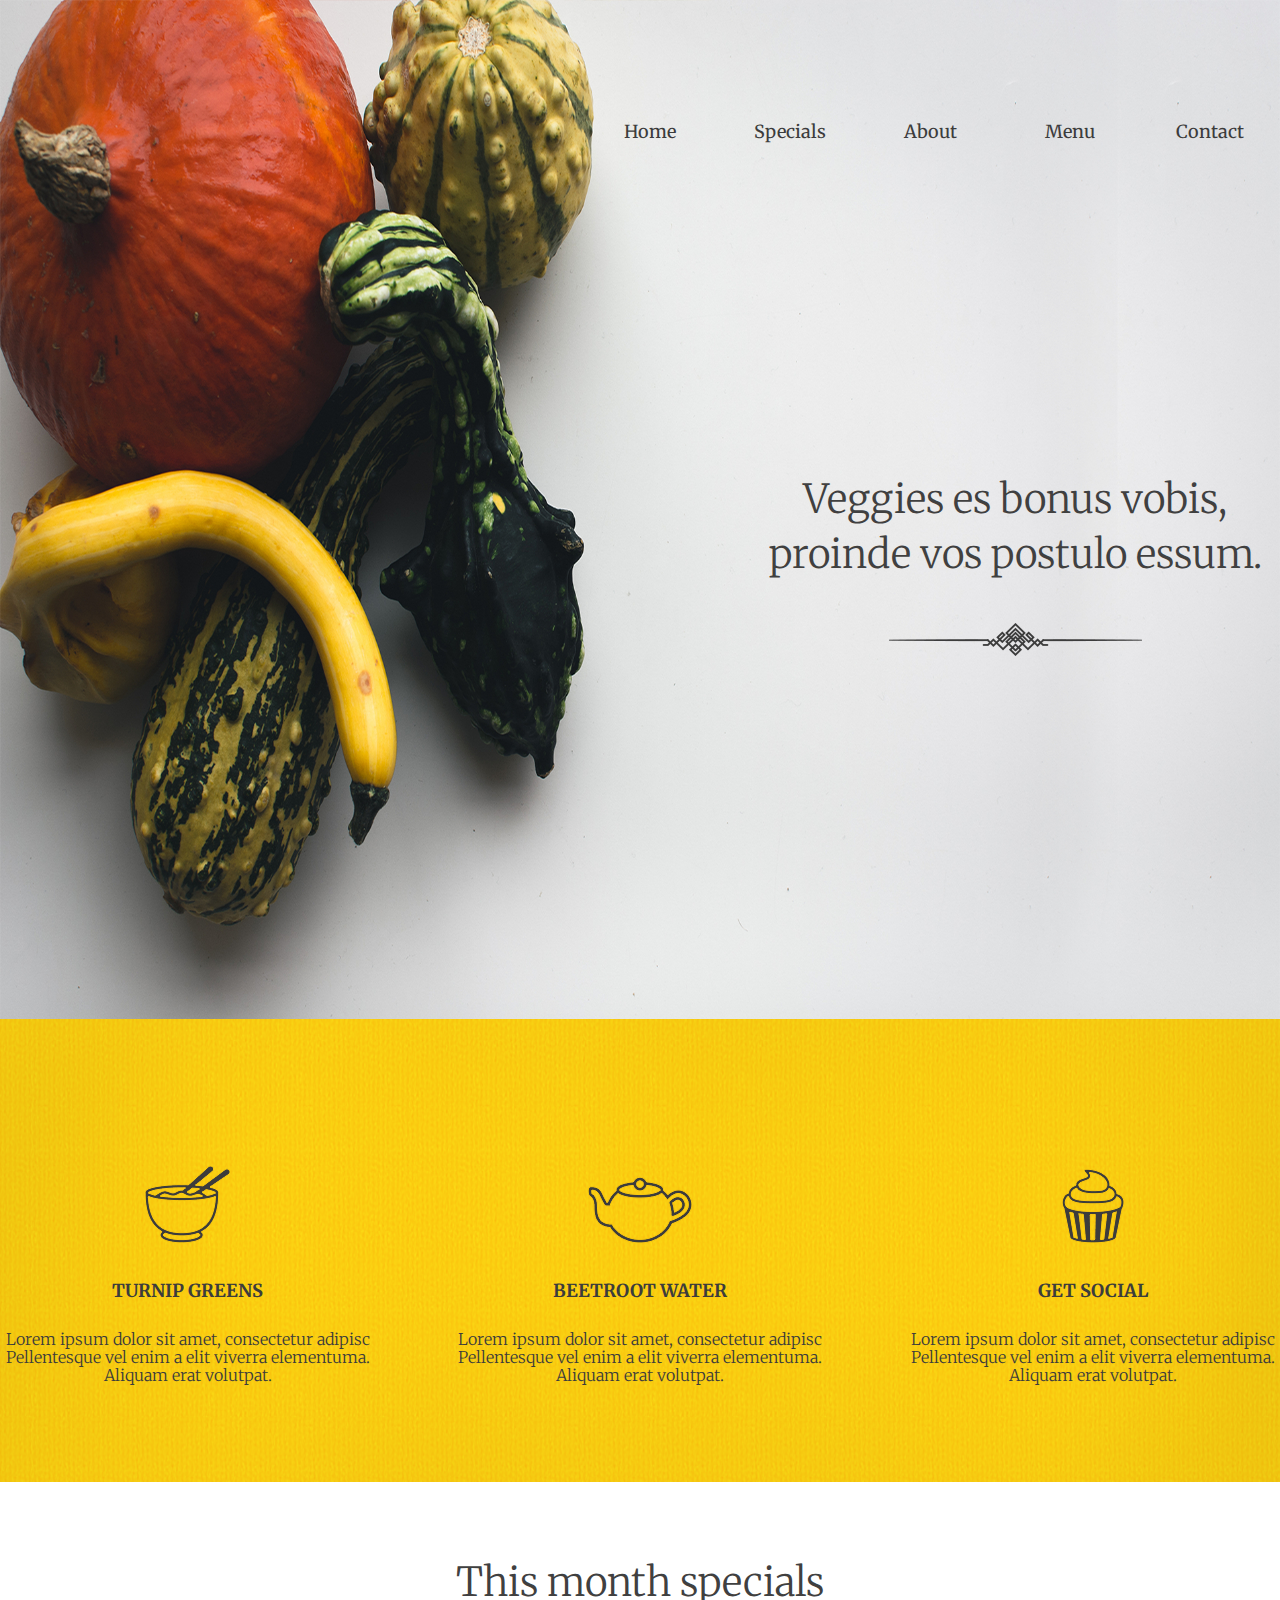
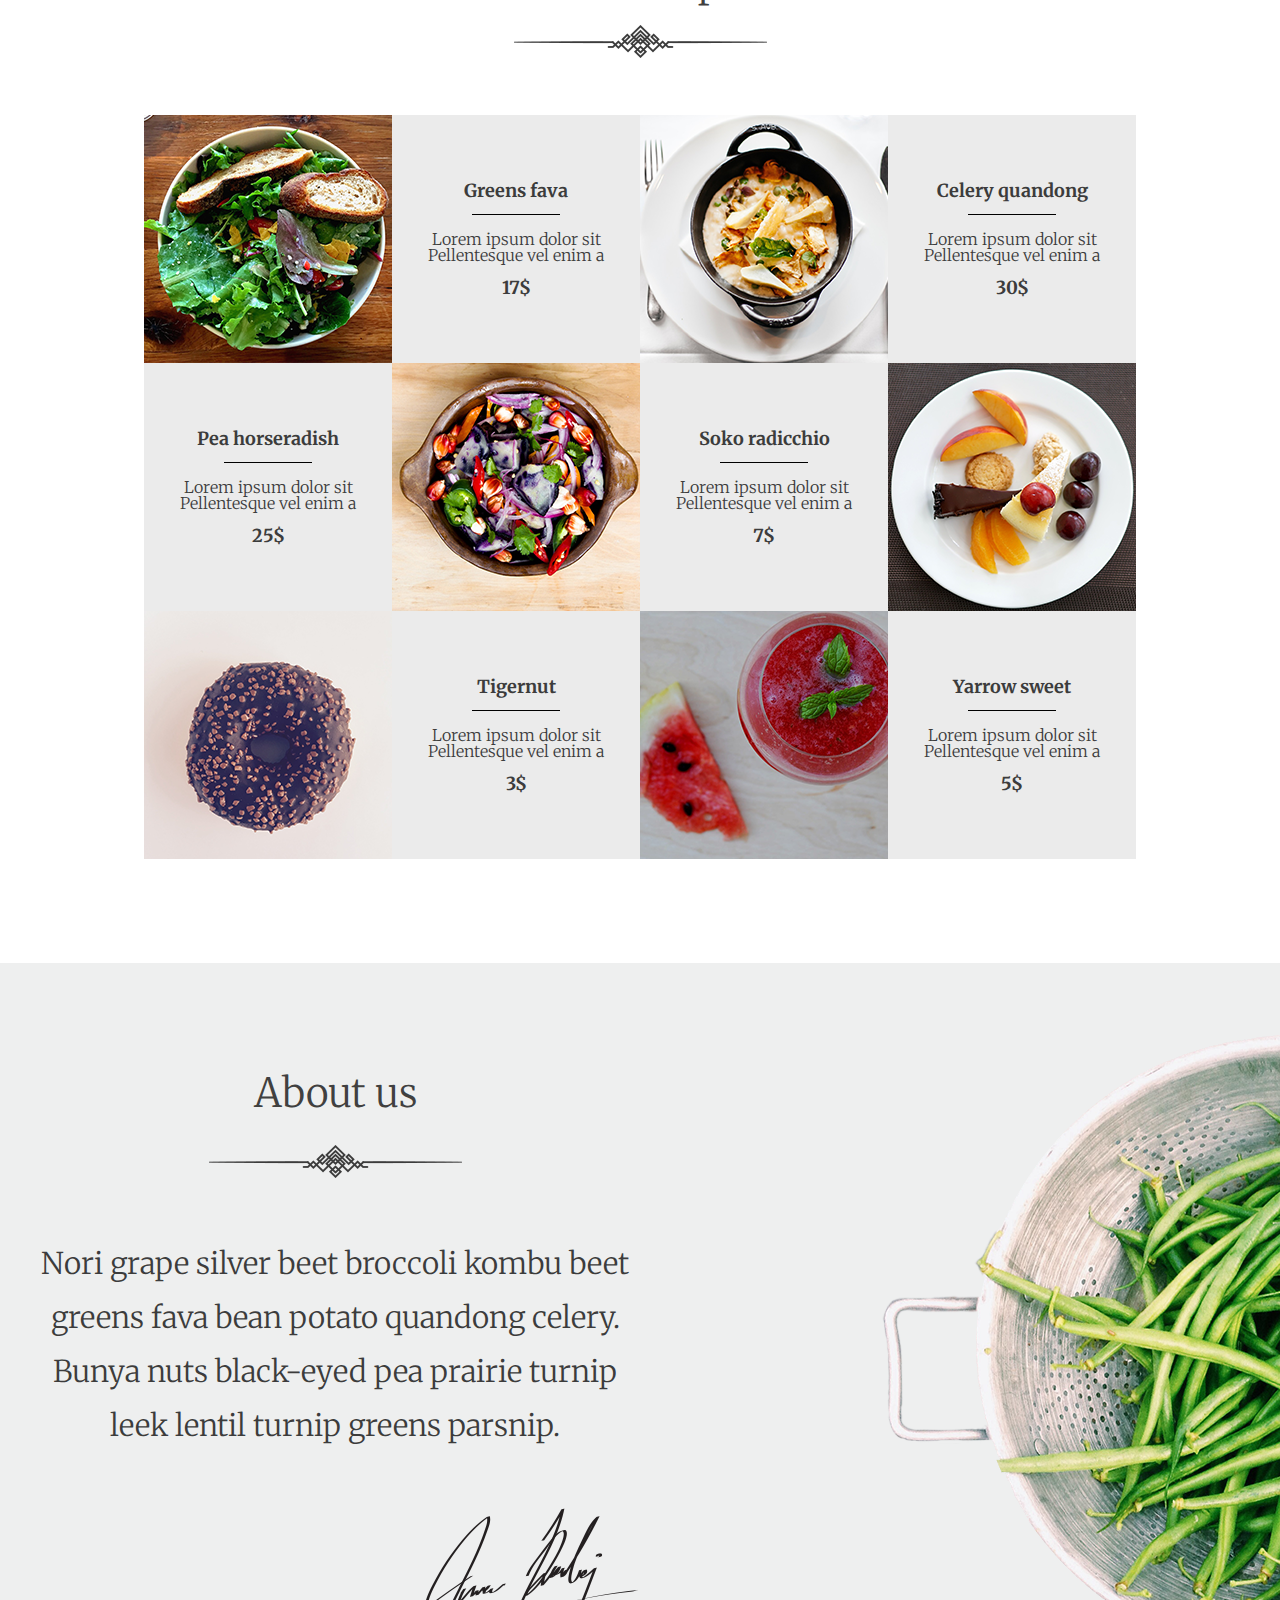
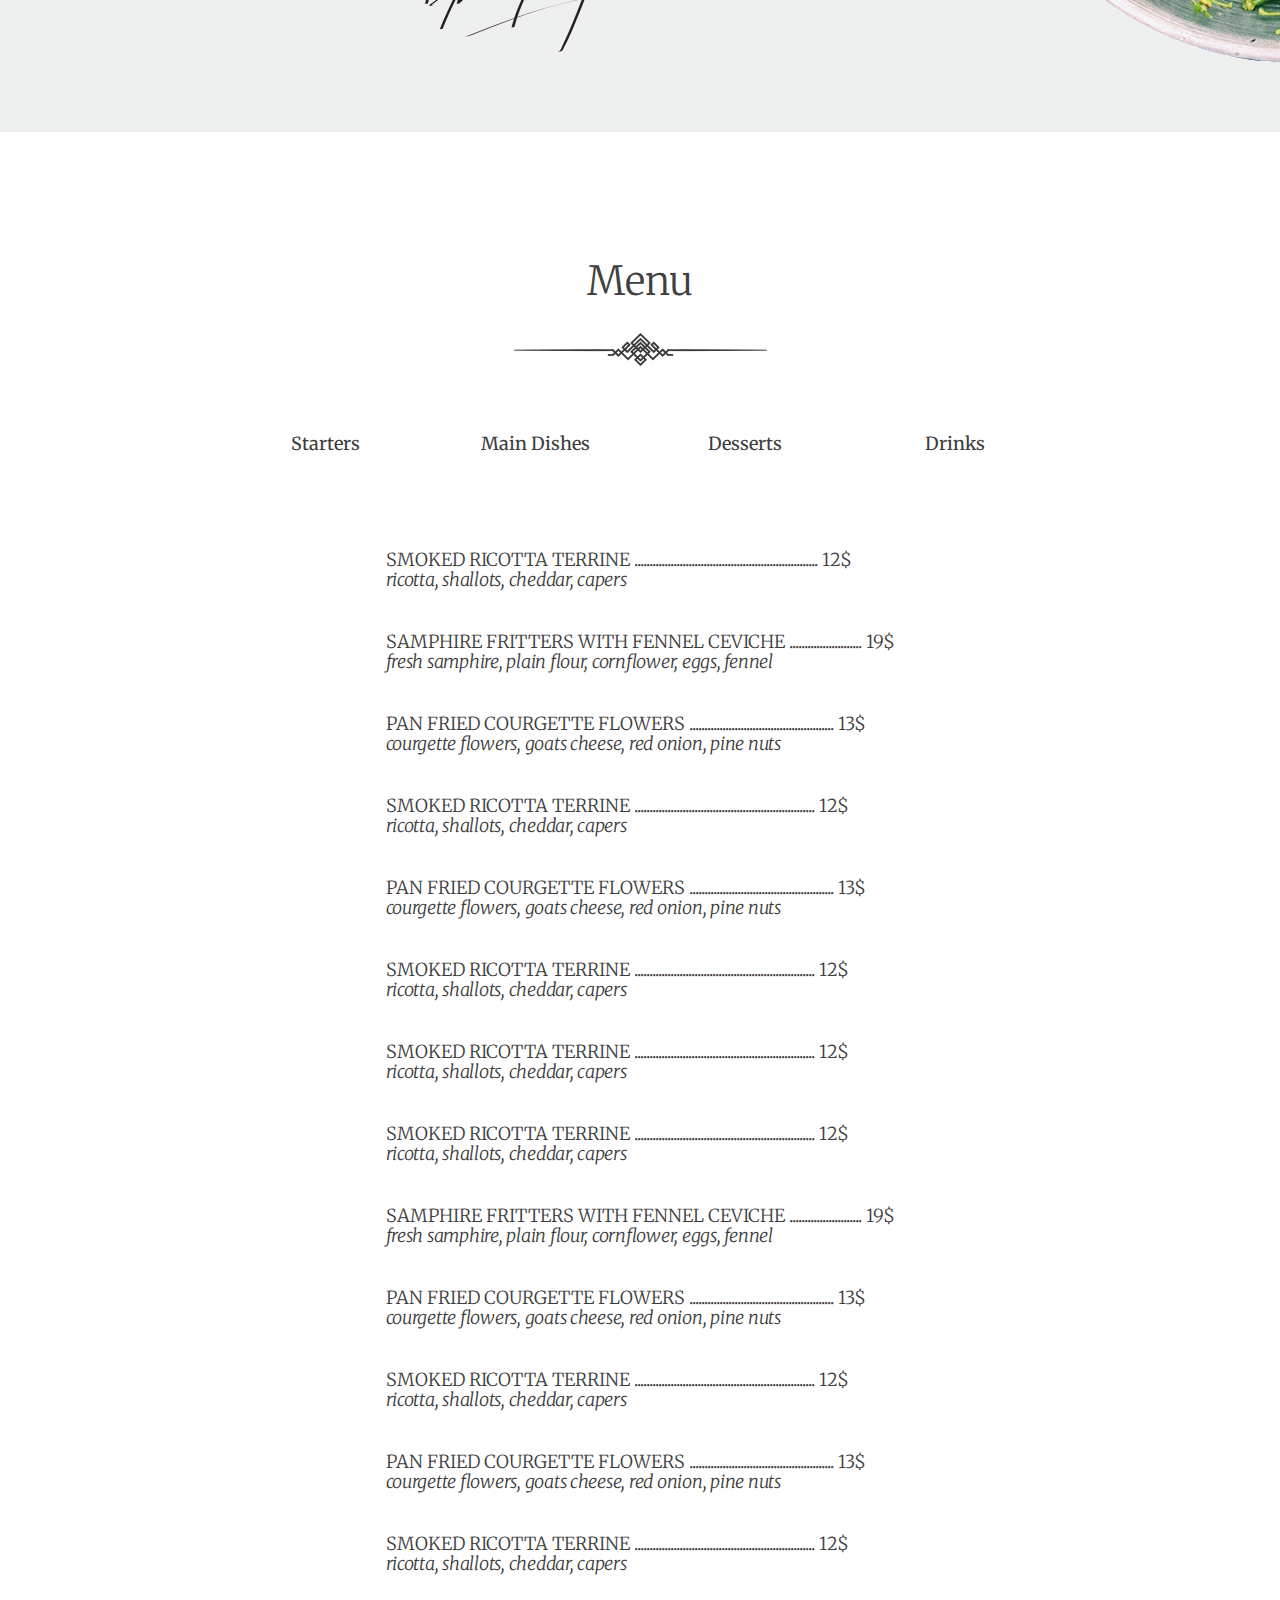
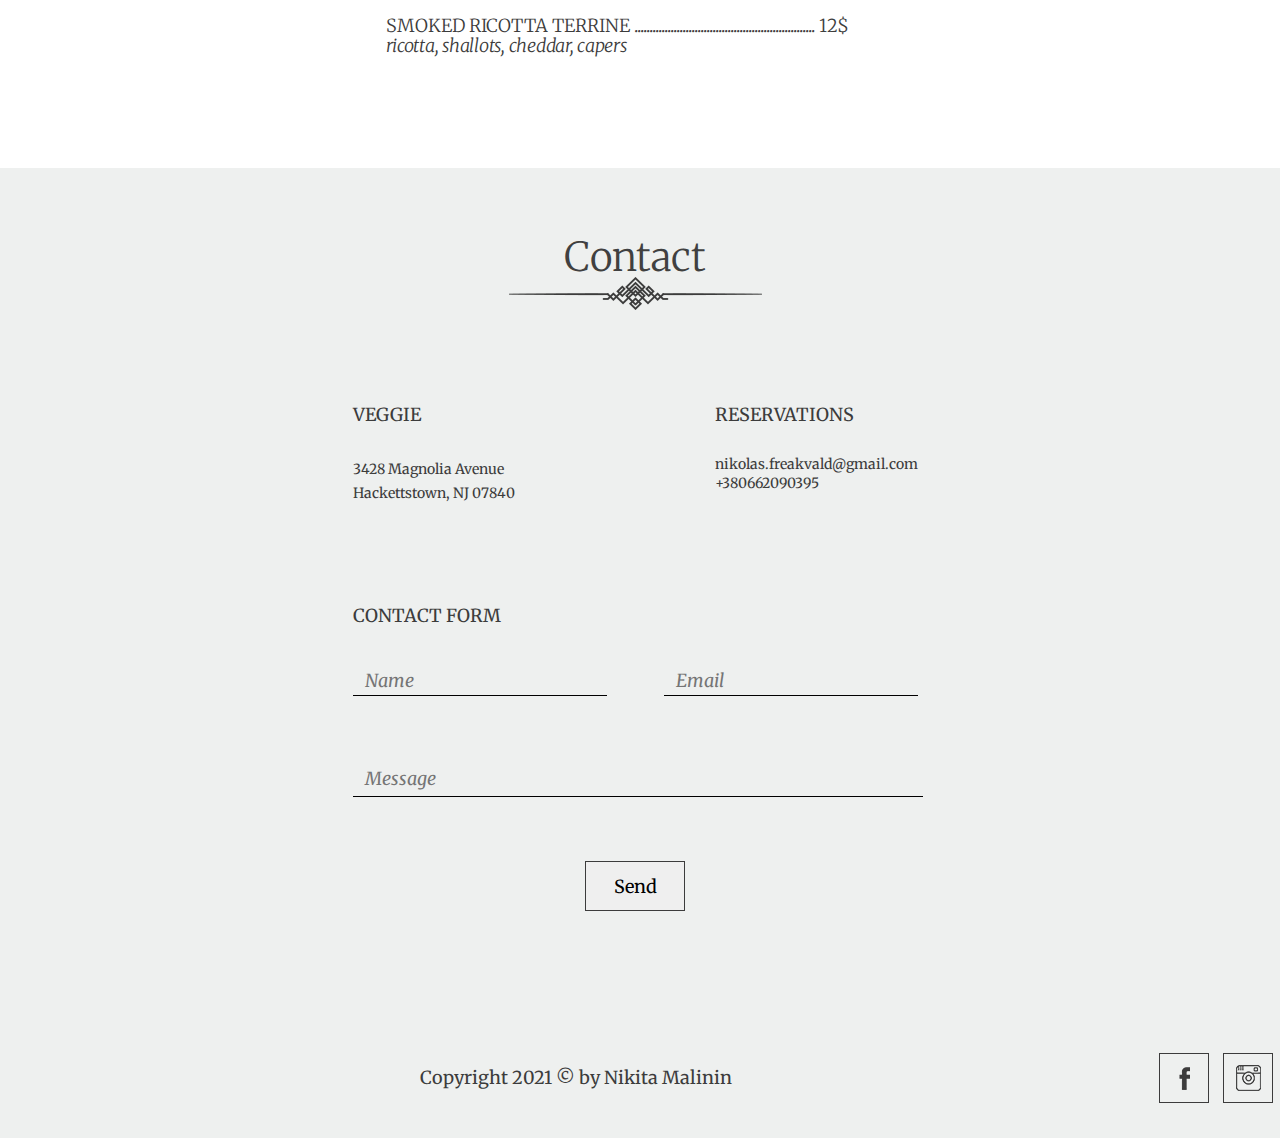
<file: Vegetable/index.html>
<!DOCTYPE html>
<html lang="en">

<head>
    <meta charset="UTF-8">
    <meta name="viewport" content="width=device-width">
    <title>Vegetables</title>
    <link rel="stylesheet" href="style.css">
    <link rel="stylesheet" href="style_burger.css">
    <link rel="stylesheet" href="style_media.css">
    <link rel="stylesheet" href="style_special_hover.css">
    <link rel="stylesheet" href="style__menu.css">
    <link rel="shortcut icon" href="img/icon/carrot .png">
    <link rel="preconnect" href="https://fonts.gstatic.com">
    <link
        href="https://fonts.googleapis.com/css2?family=Merriweather:ital,wght@0,300;0,400;0,700;1,300;1,400&display=swap"
        rel="stylesheet">
</head>

<body>
    <div class="wraper">
        <div class="burger">
            <input type="checkbox" id="check-menu">
            <label class="lab" for="check-menu"></label>
            <div class="burger-line first"></div>
            <div class="burger-line second"></div>
            <div class="burger-line third"></div>
            <div class="burger-line fourth"></div>
            <nav class="main-menu">
                <a href="#" class="burger-list">Home</a>
                <a href="#" class="burger-list">Specials</a>
                <a href="#" class="burger-list">About</a>
                <a href="#" class="burger-list">Menu</a>
                <a href="#" class="burger-list">Contact</a>
            </nav>
        </div>
        <header>
            <div class="top">
                <nav>
                    <ul class="top__menu">
                        <li><a href="#">Home</a></li>
                        <li><a href="#">Specials </a></li>
                        <li><a href="#">About </a></li>
                        <li><a href="#">Menu</a></li>
                        <li><a href="#">Contact</a></li>
                    </ul>
                </nav>
            </div>
            <div class="header__info">
                <div class="conteiner">
                    <div class="face">
                        <div class="header__title title">
                            <h2>Veggies es bonus vobis, proinde vos postulo essum.</h2>
                            <img src="img/icon/title/title.png" alt="#">
                        </div>
                    </div>
                </div>
            </div>
        </header>
        <div class="yellow">
            <div class="conteiner">
                <div class="yellow__all">
                    <div class="yellow__content bowl">
                        <img src="img/icon/yellow/bowl.png" alt="bowl">
                        <h3>Turnip greens</h3>
                        <p>Lorem ipsum dolor sit amet, consectetur adipisc
                            Pellentesque vel enim a elit viverra elementuma.
                            Aliquam erat volutpat.</p>
                    </div>
                    <div class="yellow__content kettle">
                        <img src="img/icon/yellow/kettle.png" alt="kettle">
                        <h3>Beetroot water</h3>
                        <p>Lorem ipsum dolor sit amet, consectetur adipisc
                            Pellentesque vel enim a elit viverra elementuma.
                            Aliquam erat volutpat.</p>
                    </div>
                    <div class="yellow__content cake">
                        <img src="img/icon/yellow/cake.png" alt="cake">
                        <h3>GET SOCIAL</h3>
                        <p>Lorem ipsum dolor sit amet, consectetur adipisc
                            Pellentesque vel enim a elit viverra elementuma.
                            Aliquam erat volutpat.</p>
                    </div>
                </div>
            </div>
        </div>
        <div class="special">
            <div class="conteiner">
                <div class="special__title title">
                    <h2>This month specials</h2>
                    <img src="img/icon/title/title.png" alt="#">
                </div>
                <div class="special__all">
                    <div class="special1 specials">
                        <div class="special__photo">
                            <img src="img/specials/1.png" alt="1">
                            <div class="special__hover">
                                <div class="watch"><a href="#"><img src="img/hover/vegan-food.png" alt="fava"></a></div>
                            </div>
                        </div>
                        <div class="special__info">
                            <h4>Greens fava</h4>
                            <div class="line"></div>
                            <p class="special__text">Lorem ipsum dolor sit
                                Pellentesque vel enim a</p>
                            <p class="price">17$</p>
                        </div>
                    </div>
                    <div class="special2 specials">
                        <div class="special__photo">
                            <img src="img/specials/2.png" alt="2">
                            <div class="special__hover">
                                <div class="watch"><a href="#"><img src="img/hover/mapo-tofu.png" alt="mapo"></a></div>
                            </div>
                        </div>
                        <div class="special__info">
                            <h4>Celery quandong</h4>
                            <div class="line"></div>
                            <p class="special__text">Lorem ipsum dolor sit
                                Pellentesque vel enim a</p>
                            <p class="price">30$</p>
                        </div>
                    </div>
                    <div class="special3 specials">
                        <div class="special__photo">
                            <img src="img/specials/3.png" alt="3">
                            <div class="special__hover">
                                <div class="watch"><a href="#"><img src="img/hover/food.png" alt="horseradish"></a>
                                </div>
                            </div>
                        </div>
                        <div class="special__info">
                            <h4>Pea horseradish</h4>
                            <div class="line"></div>
                            <p class="special__text">Lorem ipsum dolor sit
                                Pellentesque vel enim a</p>
                            <p class="price">25$</p>
                        </div>
                    </div>
                    <div class="special4 specials">
                        <div class="special__info">
                            <h4>Soko radicchio</h4>
                            <div class="line"></div>
                            <p class="special__text">Lorem ipsum dolor sit
                                Pellentesque vel enim a</p>
                            <p class="price">7$</p>
                        </div>
                        <div class="special__photo">
                            <img src="img/specials/4.png" alt="4">
                            <div class="special__hover">
                                <div class="watch"><a href="#"><img src="img/hover/cake.png" alt="cake"></a></div>
                            </div>
                        </div>
                    </div>
                    <div class="special5 specials">
                        <div class="special__info">
                            <h4>Tigernut</h4>
                            <div class="line"></div>
                            <p class="special__text">Lorem ipsum dolor sit
                                Pellentesque vel enim a</p>
                            <p class="price">3$</p>
                        </div>
                        <div class="special__photo">
                            <img src="img/specials/5.png" alt="5">
                            <div class="special__hover">
                                <div class="watch"><a href="#"><img src="img/hover/donut.png" alt="donut"></a></div>
                            </div>
                        </div>
                    </div>
                    <div class="special6 specials">
                        <div class="special__info">
                            <h4>Yarrow sweet</h4>
                            <div class="line"></div>
                            <p class="special__text">Lorem ipsum dolor sit
                                Pellentesque vel enim a</p>
                            <p class="price">5$</p>
                        </div>
                        <div class="special__photo">
                            <img src="img/specials/6.png" alt="6">
                            <div class="special__hover">
                                <div class="watch"><a href="#"><img src="img/hover/watermelon.png" alt="watermelon"></a>
                                </div>
                            </div>
                        </div>
                    </div>
                </div>
            </div>
        </div>
        <div class="about">
            <div class="conteiner">
                <div class="about__all">
                    <div class="about__us">
                        <div class="about__title title">
                            <h2>About us</h2>
                            <img src="img/icon/title/title.png" alt="#">
                        </div>
                        <div class="about__info">Nori grape silver beet broccoli kombu beet greens fava bean potato
                            quandong
                            celery. Bunya nuts black-eyed pea prairie turnip leek lentil turnip greens parsnip.</div>
                        <div class="about__sign"><img src="img/icon/sign/Signature.png" alt="sign"></div>
                    </div>
                </div>
            </div>
        </div>
        <div class="menu">
            <div class="conteiner">
                <div class="menu__title title">
                    <h2>Menu</h2>
                    <img src="img/icon/title/title.png" alt="#">
                </div>
                <div class="menu__all">
                    <input checked type="radio" id="check-menu1" name="menu">
                    <label class="menu__lab" for="check-menu1">Starters</label>
                    <input type="radio" id="check-menu2" name="menu">
                    <label class="menu__lab" for="check-menu2">Main Dishes</label>
                    <input type="radio" id="check-menu3" name="menu">
                    <label class="menu__lab" for="check-menu3">Desserts</label>
                    <input type="radio" id="check-menu4" name="menu">
                    <label class="menu__lab" for="check-menu4">Drinks</label>

                    <div class="menuN starters">
                        <div class="starters__in in">
                            <div class="column1">
                                <div class="dish">
                                    <div class="dish_name">
                                        <p>SMOKED RICOTTA TERRINE
                                            <span class="
                                            dot">.............................................................</span>
                                            <span class="sum">12$</span>
                                        </p>
                                        <p class="dish__info">ricotta, shallots, cheddar, capers</p>
                                    </div>
                                </div>
                                <div class="dish">
                                    <div class="dish_name">
                                        <p>SAMPHIRE FRITTERS WITH FENNEL CEVICHE
                                            <span class="
                                            dot">........................</span>
                                            <span class="sum">19$</span>
                                        </p>
                                        <p class="dish__info">fresh samphire, plain flour, cornflower, eggs, fennel</p>
                                    </div>
                                </div>
                                <div class="dish">
                                    <div class="dish_name">
                                        <p>PAN FRIED COURGETTE FLOWERS
                                            <span class="
                                            dot">................................................</span>
                                            <span class="sum">13$</span>
                                        </p>
                                        <p class="dish__info">courgette flowers, goats cheese, red onion, pine nuts</p>
                                    </div>
                                </div>
                                <div class="dish">
                                    <div class="dish_name">
                                        <p>SMOKED RICOTTA TERRINE
                                            <span class="
                                            dot">............................................................</span>
                                            <span class="sum">12$</span>
                                        </p>
                                        <p class="dish__info">ricotta, shallots, cheddar, capers</p>
                                    </div>
                                </div>
                                <div class="dish">
                                    <div class="dish_name">
                                        <p>PAN FRIED COURGETTE FLOWERS
                                            <span class="
                                            dot">................................................</span>
                                            <span class="sum">13$</span>
                                        </p>
                                        <p class="dish__info">courgette flowers, goats cheese, red onion, pine nuts</p>
                                    </div>
                                </div>
                                <div class="dish">
                                    <div class="dish_name">
                                        <p>SMOKED RICOTTA TERRINE
                                            <span class="
                                            dot">............................................................</span>
                                            <span class="sum">12$</span>
                                        </p>
                                        <p class="dish__info">ricotta, shallots, cheddar, capers</p>
                                    </div>
                                </div>
                                <div class="dish">
                                    <div class="dish_name">
                                        <p>SMOKED RICOTTA TERRINE
                                            <span class="
                                            dot">............................................................</span>
                                            <span class="sum">12$</span>
                                        </p>
                                        <p class="dish__info">ricotta, shallots, cheddar, capers</p>
                                    </div>
                                </div>
                            </div>
                            <div class="column2">
                                <div class="dish">
                                    <div class="dish_name">
                                        <p>SMOKED RICOTTA TERRINE
                                            <span
                                                class="
                                                dot">............................................................</span>
                                            <span class="sum">12$</span>
                                        </p>
                                        <p class="dish__info">ricotta, shallots, cheddar, capers</p>
                                    </div>
                                </div>
                                <div class="dish">
                                    <div class="dish_name">
                                        <p>SAMPHIRE FRITTERS WITH FENNEL CEVICHE
                                            <span class="
                                                dot">........................</span>
                                            <span class="sum">19$</span>
                                        </p>
                                        <p class="dish__info">fresh samphire, plain flour, cornflower, eggs, fennel</p>
                                    </div>
                                </div>
                                <div class="dish">
                                    <div class="dish_name">
                                        <p>PAN FRIED COURGETTE FLOWERS
                                            <span class="
                                                dot">................................................</span>
                                            <span class="sum">13$</span>
                                        </p>
                                        <p class="dish__info">courgette flowers, goats cheese, red onion, pine nuts</p>
                                    </div>
                                </div>
                                <div class="dish">
                                    <div class="dish_name">
                                        <p>SMOKED RICOTTA TERRINE
                                            <span
                                                class="
                                                dot">............................................................</span>
                                            <span class="sum">12$</span>
                                        </p>
                                        <p class="dish__info">ricotta, shallots, cheddar, capers</p>
                                    </div>
                                </div>
                                <div class="dish">
                                    <div class="dish_name">
                                        <p>PAN FRIED COURGETTE FLOWERS
                                            <span class="
                                                dot">................................................</span>
                                            <span class="sum">13$</span>
                                        </p>
                                        <p class="dish__info">courgette flowers, goats cheese, red onion, pine nuts</p>
                                    </div>
                                </div>
                                <div class="dish">
                                    <div class="dish_name">
                                        <p>SMOKED RICOTTA TERRINE
                                            <span
                                                class="
                                                dot">............................................................</span>
                                            <span class="sum">12$</span>
                                        </p>
                                        <p class="dish__info">ricotta, shallots, cheddar, capers</p>
                                    </div>
                                </div>
                                <div class="dish">
                                    <div class="dish_name">
                                        <p>SMOKED RICOTTA TERRINE
                                            <span
                                                class="
                                                dot">............................................................</span>
                                            <span class="sum">12$</span>
                                        </p>
                                        <p class="dish__info">ricotta, shallots, cheddar, capers</p>
                                    </div>
                                </div>
                            </div>
                        </div>
                    </div>
                    <div class="menuN main">
                        <div class="main__in in">
                            <div class="column1">
                                <div class="dish">
                                    <div class="dish_name">
                                        <p>SAMPHIRE FRITTERS WITH FENNEL CEVICHE
                                            <span class="
                                                dot">........................</span>
                                            <span class="sum">19$</span>
                                        </p>
                                        <p class="dish__info">fresh samphire, plain flour, cornflower, eggs, fennel</p>
                                    </div>
                                </div>
                                <div class="dish">
                                    <div class="dish_name">
                                        <p>PAN FRIED COURGETTE FLOWERS
                                            <span class="
                                                dot">................................................</span>
                                            <span class="sum">13$</span>
                                        </p>
                                        <p class="dish__info">courgette flowers, goats cheese, red onion, pine nuts</p>
                                    </div>
                                </div>
                                <div class="dish">
                                    <div class="dish_name">
                                        <p>SMOKED RICOTTA TERRINE
                                            <span
                                                class="
                                                dot">............................................................</span>
                                            <span class="sum">12$</span>
                                        </p>
                                        <p class="dish__info">ricotta, shallots, cheddar, capers</p>
                                    </div>
                                </div>
                                <div class="dish">
                                    <div class="dish_name">
                                        <p>SAMPHIRE FRITTERS WITH FENNEL CEVICHE
                                            <span class="
                                                dot">........................</span>
                                            <span class="sum">19$</span>
                                        </p>
                                        <p class="dish__info">fresh samphire, plain flour, cornflower, eggs, fennel</p>
                                    </div>
                                </div>
                                <div class="dish">
                                    <div class="dish_name">
                                        <p>SMOKED RICOTTA TERRINE
                                            <span
                                                class="
                                                dot">............................................................</span>
                                            <span class="sum">12$</span>
                                        </p>
                                        <p class="dish__info">ricotta, shallots, cheddar, capers</p>
                                    </div>
                                </div>
                                <div class="dish">
                                    <div class="dish_name">
                                        <p>SMOKED RICOTTA TERRINE
                                            <span
                                                class="
                                                dot">............................................................</span>
                                            <span class="sum">12$</span>
                                        </p>
                                        <p class="dish__info">ricotta, shallots, cheddar, capers</p>
                                    </div>
                                </div>
                                <div class="dish">
                                    <div class="dish_name">
                                        <p>SAMPHIRE FRITTERS WITH FENNEL CEVICHE
                                            <span class="
                                                dot">........................</span>
                                            <span class="sum">19$</span>
                                        </p>
                                        <p class="dish__info">fresh samphire, plain flour, cornflower, eggs, fennel</p>
                                    </div>
                                </div>
                            </div>
                            <div class="column2">
                                <div class="dish">
                                    <div class="dish_name">
                                        <p>SMOKED RICOTTA TERRINE
                                            <span
                                                class="
                                                dot">............................................................</span>
                                            <span class="sum">12$</span>
                                        </p>
                                        <p class="dish__info">ricotta, shallots, cheddar, capers</p>
                                    </div>
                                </div>
                                <div class="dish">
                                    <div class="dish_name">
                                        <p>PAN FRIED COURGETTE FLOWERS
                                            <span class="
                                                dot">................................................</span>
                                            <span class="sum">13$</span>
                                        </p>
                                        <p class="dish__info">courgette flowers, goats cheese, red onion, pine nuts
                                        </p>
                                    </div>
                                </div>
                                <div class="dish">
                                    <div class="dish_name">
                                        <p>SAMPHIRE FRITTERS WITH FENNEL CEVICHE
                                            <span class="
                                                dot">........................</span>
                                            <span class="sum">19$</span>
                                        </p>
                                        <p class="dish__info">fresh samphire, plain flour, cornflower, eggs, fennel
                                        </p>
                                    </div>
                                </div>
                                <div class="dish">
                                    <div class="dish_name">
                                        <p>SMOKED RICOTTA TERRINE
                                            <span
                                                class="
                                                dot">............................................................</span>
                                            <span class="sum">12$</span>
                                        </p>
                                        <p class="dish__info">ricotta, shallots, cheddar, capers</p>
                                    </div>
                                </div>
                                <div class="dish">
                                    <div class="dish_name">
                                        <p>PAN FRIED COURGETTE FLOWERS
                                            <span class="
                                                dot">................................................</span>
                                            <span class="sum">13$</span>
                                        </p>
                                        <p class="dish__info">courgette flowers, goats cheese, red onion, pine nuts
                                        </p>
                                    </div>
                                </div>
                                <div class="dish">
                                    <div class="dish_name">
                                        <p>SAMPHIRE FRITTERS WITH FENNEL CEVICHE
                                            <span class="
                                                dot">........................</span>
                                            <span class="sum">19$</span>
                                        </p>
                                        <p class="dish__info">fresh samphire, plain flour, cornflower, eggs, fennel
                                        </p>
                                    </div>
                                </div>
                                <div class="dish">
                                    <div class="dish_name">
                                        <p>SMOKED RICOTTA TERRINE
                                            <span
                                                class="
                                                dot">............................................................</span>
                                            <span class="sum">12$</span>
                                        </p>
                                        <p class="dish__info">ricotta, shallots, cheddar, capers</p>
                                    </div>
                                </div>
                            </div>
                        </div>
                    </div>
                    <div class="menuN desserts">
                        <div class="desserts__in in">
                            <div class="column1">
                                <div class="dish">
                                    <div class="dish_name">
                                        <p>PAN FRIED COURGETTE FLOWERS
                                            <span class="
                                                dot">................................................</span>
                                            <span class="sum">13$</span>
                                        </p>
                                        <p class="dish__info">courgette flowers, goats cheese, red onion, pine nuts</p>
                                    </div>
                                </div>
                                <div class="dish">
                                    <div class="dish_name">
                                        <p>PAN FRIED COURGETTE FLOWERS
                                            <span class="
                                                dot">................................................</span>
                                            <span class="sum">13$</span>
                                        </p>
                                        <p class="dish__info">courgette flowers, goats cheese, red onion, pine nuts</p>
                                    </div>
                                </div>
                                <div class="dish">
                                    <div class="dish_name">
                                        <p>SAMPHIRE FRITTERS WITH FENNEL CEVICHE
                                            <span class="
                                                dot">........................</span>
                                            <span class="sum">19$</span>
                                        </p>
                                        <p class="dish__info">fresh samphire, plain flour, cornflower, eggs, fennel</p>
                                    </div>
                                </div>
                                <div class="dish">
                                    <div class="dish_name">
                                        <p>SAMPHIRE FRITTERS WITH FENNEL CEVICHE
                                            <span class="
                                                dot">........................</span>
                                            <span class="sum">19$</span>
                                        </p>
                                        <p class="dish__info">fresh samphire, plain flour, cornflower, eggs, fennel</p>
                                    </div>
                                </div>
                                <div class="dish">
                                    <div class="dish_name">
                                        <p>PAN FRIED COURGETTE FLOWERS
                                            <span class="
                                                dot">................................................</span>
                                            <span class="sum">13$</span>
                                        </p>
                                        <p class="dish__info">courgette flowers, goats cheese, red onion, pine nuts</p>
                                    </div>
                                </div>
                                <div class="dish">
                                    <div class="dish_name">
                                        <p>SAMPHIRE FRITTERS WITH FENNEL CEVICHE
                                            <span class="
                                                dot">........................</span>
                                            <span class="sum">19$</span>
                                        </p>
                                        <p class="dish__info">fresh samphire, plain flour, cornflower, eggs, fennel</p>
                                    </div>
                                </div>
                                <div class="dish">
                                    <div class="dish_name">
                                        <p>SAMPHIRE FRITTERS WITH FENNEL CEVICHE
                                            <span class="
                                                dot">........................</span>
                                            <span class="sum">19$</span>
                                        </p>
                                        <p class="dish__info">fresh samphire, plain flour, cornflower, eggs, fennel</p>
                                    </div>
                                </div>
                            </div>
                            <div class="column2">
                                <div class="dish">
                                    <div class="dish_name">
                                        <p>SAMPHIRE FRITTERS WITH FENNEL CEVICHE
                                            <span class="
                                                dot">........................</span>
                                            <span class="sum">19$</span>
                                        </p>
                                        <p class="dish__info">fresh samphire, plain flour, cornflower, eggs, fennel</p>
                                    </div>
                                </div>
                                <div class="dish">
                                    <div class="dish_name">
                                        <p>SAMPHIRE FRITTERS WITH FENNEL CEVICHE
                                            <span class="
                                                dot">........................</span>
                                            <span class="sum">19$</span>
                                        </p>
                                        <p class="dish__info">fresh samphire, plain flour, cornflower, eggs, fennel</p>
                                    </div>
                                </div>
                                <div class="dish">
                                    <div class="dish_name">
                                        <p>SAMPHIRE FRITTERS WITH FENNEL CEVICHE
                                            <span class="
                                                dot">........................</span>
                                            <span class="sum">19$</span>
                                        </p>
                                        <p class="dish__info">fresh samphire, plain flour, cornflower, eggs, fennel</p>
                                    </div>
                                </div>
                                <div class="dish">
                                    <div class="dish_name">
                                        <p>SMOKED RICOTTA TERRINE
                                            <span
                                                class="
                                                dot">............................................................</span>
                                            <span class="sum">12$</span>
                                        </p>
                                        <p class="dish__info">ricotta, shallots, cheddar, capers</p>
                                    </div>
                                </div>
                                <div class="dish">
                                    <div class="dish_name">
                                        <p>SMOKED RICOTTA TERRINE
                                            <span
                                                class="
                                                dot">............................................................</span>
                                            <span class="sum">12$</span>
                                        </p>
                                        <p class="dish__info">ricotta, shallots, cheddar, capers</p>
                                    </div>
                                </div>
                                <div class="dish">
                                    <div class="dish_name">
                                        <p>SMOKED RICOTTA TERRINE
                                            <span
                                                class="
                                                dot">............................................................</span>
                                            <span class="sum">12$</span>
                                        </p>
                                        <p class="dish__info">ricotta, shallots, cheddar, capers</p>
                                    </div>
                                </div>
                                <div class="dish">
                                    <div class="dish_name">
                                        <p>PAN FRIED COURGETTE FLOWERS
                                            <span class="
                                                dot">................................................</span>
                                            <span class="sum">13$</span>
                                        </p>
                                        <p class="dish__info">courgette flowers, goats cheese, red onion, pine nuts</p>
                                    </div>
                                </div>
                            </div>
                        </div>
                    </div>
                    <div class="menuN drinks">
                        <div class="drinks__in in">
                            <div class="dish">
                                <div class="dish_name">
                                    <p>КОМПОТ ЯБЛОЧНЫЙ
                                        <span
                                            class="
                                                dot">..................................................................</span>
                                        <span class="sum">13$</span>
                                    </p>
                                    <p class="dish__info">courgette flowers, goats cheese</p>
                                </div>
                            </div>
                            <div class="dish">
                                <div class="dish_name">
                                    <p>КОМПОТ ГРУШЕВЫЙ
                                        <span
                                            class="
                                                dot">............................................................</span>
                                        <span class="sum">13$</span>
                                    </p>
                                    <p class="dish__info">courgette flowers</p>
                                </div>
                            </div>
                            <div class="dish">
                                <div class="dish_name">
                                    <p>КОМПОТ ВИШНЁВЫЙ
                                        <span class="
                                                dot">................................................................
                                        </span>
                                        <span class="sum">19$</span>
                                    </p>
                                    <p class="dish__info">fresh samphire, plain flour, cornflower</p>
                                </div>
                            </div>
                            <div class="dish">
                                <div class="dish_name">
                                    <p>КОМПОТ СИНИЙ
                                        <span
                                            class="
                                                dot">...........................................................................
                                        </span>
                                        <span class="sum">19$</span>
                                    </p>
                                    <p class="dish__info">fresh samphire, plain flour</p>
                                </div>
                            </div>
                            <div class="dish">
                                <div class="dish_name">
                                    <p>КОМПОТ ЗЕЛЕНЫЙ
                                        <span
                                            class="
                                                dot">.....................................................................
                                        </span>
                                        <span class="sum">13$</span>
                                    </p>
                                    <p class="dish__info">courgette flowers</p>
                                </div>
                            </div>

                        </div>
                    </div>
                </div>
            </div>
        </div>
        <footer>
            <div class="conteiner">
                <div class="contact">
                    <div class="contact__title title">
                        <h2>Contact</h2>
                        <img src="img/icon/title/title.png" alt="#">
                    </div>
                    <div class="contact__info">
                        <div class="veggie">
                            <h3>VEGGIE</h3>
                            <p>3428 Magnolia Avenue
                                Hackettstown, NJ 07840</p>
                        </div>
                        <div class="reservations">
                            <h3>RESERVATIONS</h3>
                            <a>nikolas.freakvald@gmail.com</a>
                            <p>+380662090395</p>
                        </div>
                    </div>
                    <h4 class="contat__form">CONTACT FORM</h4>
                    <form action="#">
                        <div class="contact__first">
                            <div>
                                <input class="contact__text " type="text" name="text" tabindex="1"
                                    placeholder="   Name">
                            </div>
                            <div>
                                <input class="contact__email" type="email" name="email" tabindex="2"
                                    placeholder="   Email">
                            </div>
                        </div>
                        <div>
                            <textarea class="contact__textarea" name="message" tabindex="3"
                                placeholder="   Message"></textarea>
                        </div>
                        <div>
                            <button class="contact__button" type="submit" tabindex="4">Send</button>
                        </div>
                    </form>
                </div>
                <div class="ass">
                    <p>Copyright 2021 © by Nikita Malinin</p>
                    <div class="massagers">
                        <a href="#"><img src="img/icon/messengers/facebook.png" alt="fb"></a>
                        <a href="#"><img src="img/icon/messengers/Instagram.png" alt="i"></a>
                    </div>
                </div>

            </div>
    </div>
    </footer>
    </div>
</body>

</html>
</file>
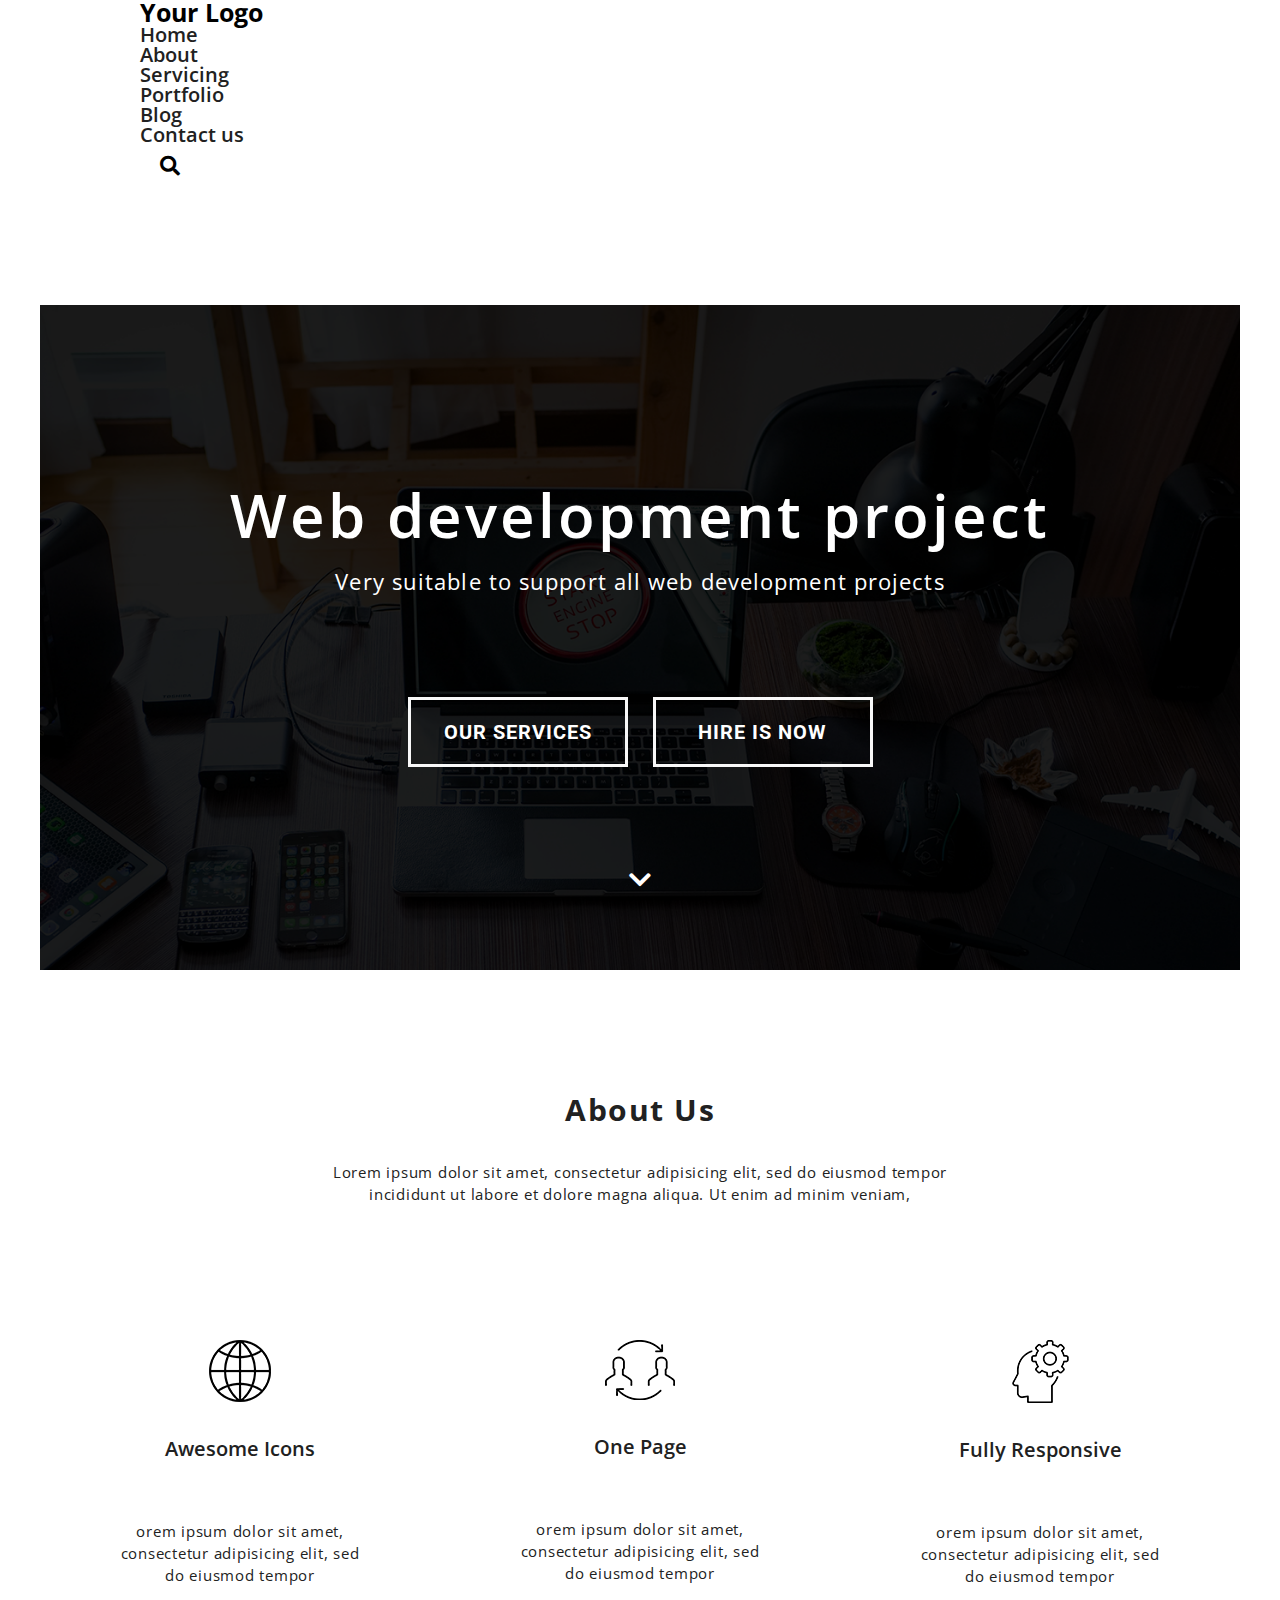
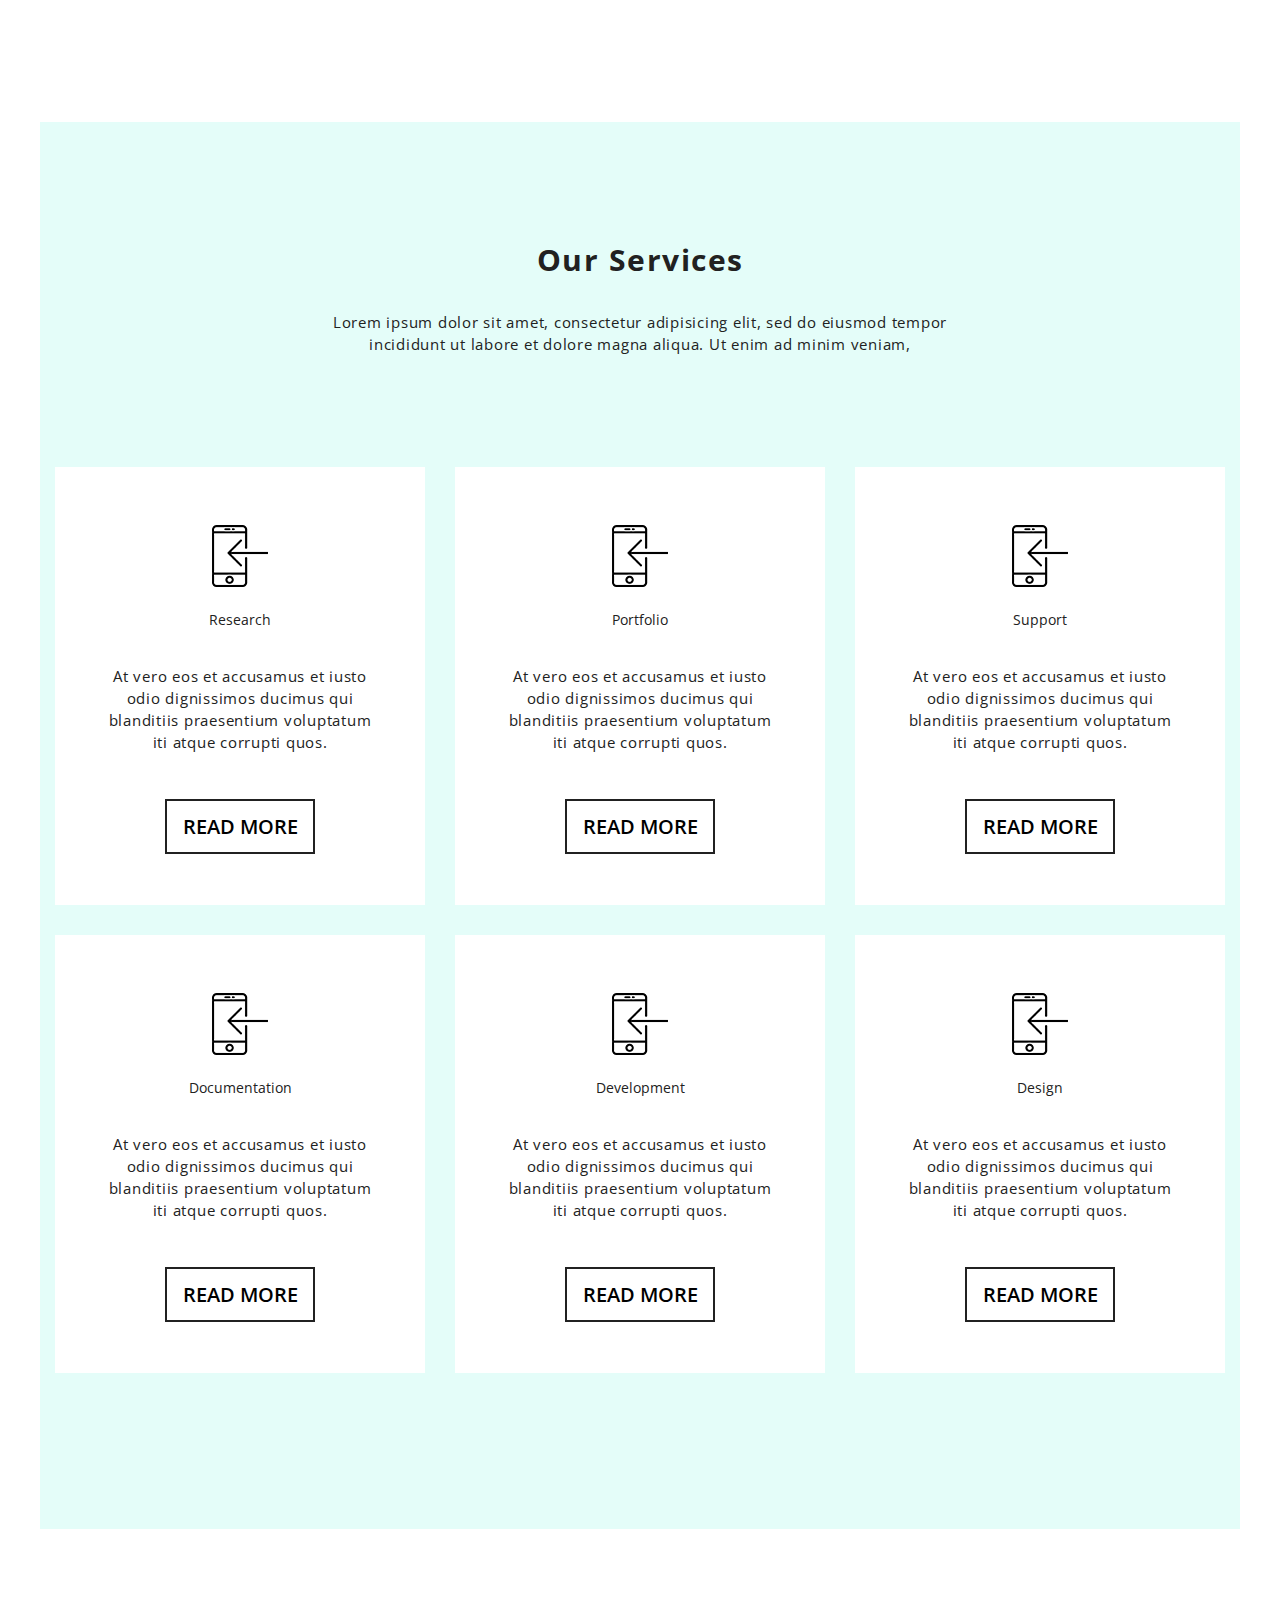
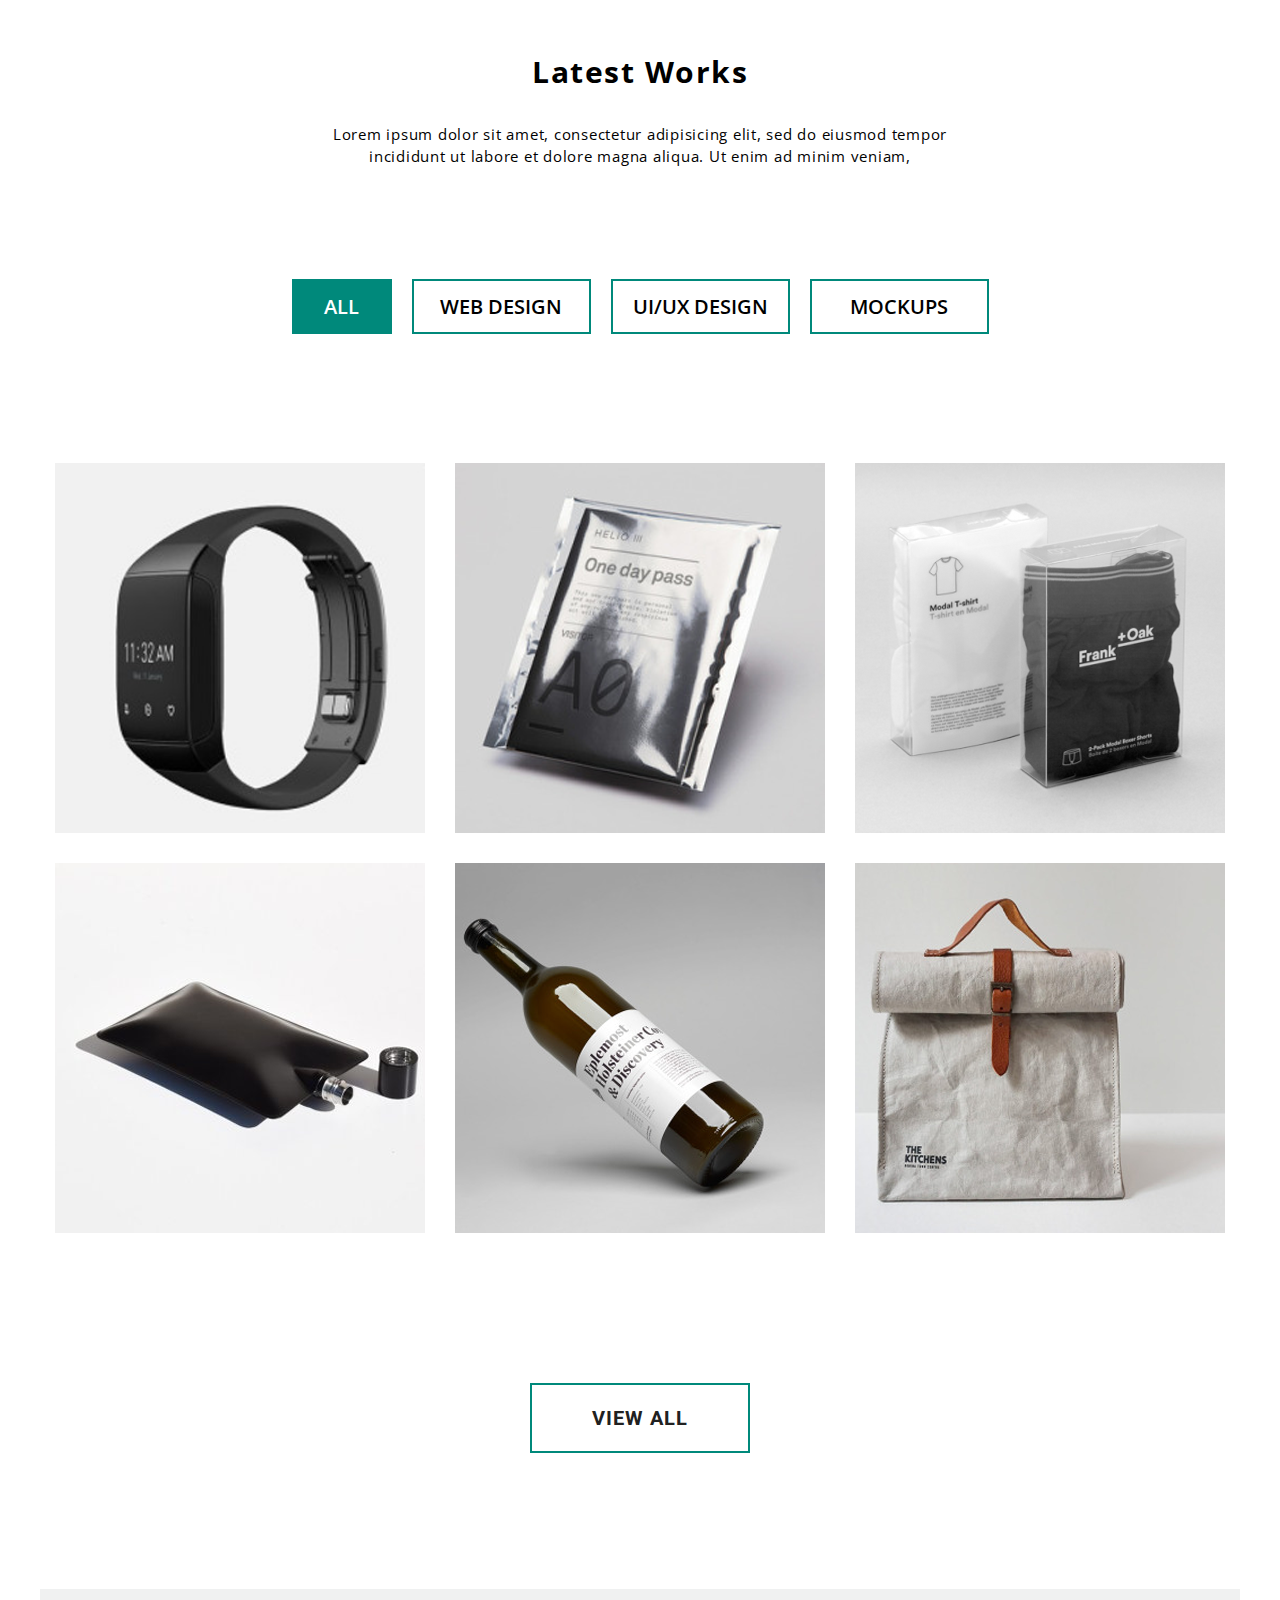
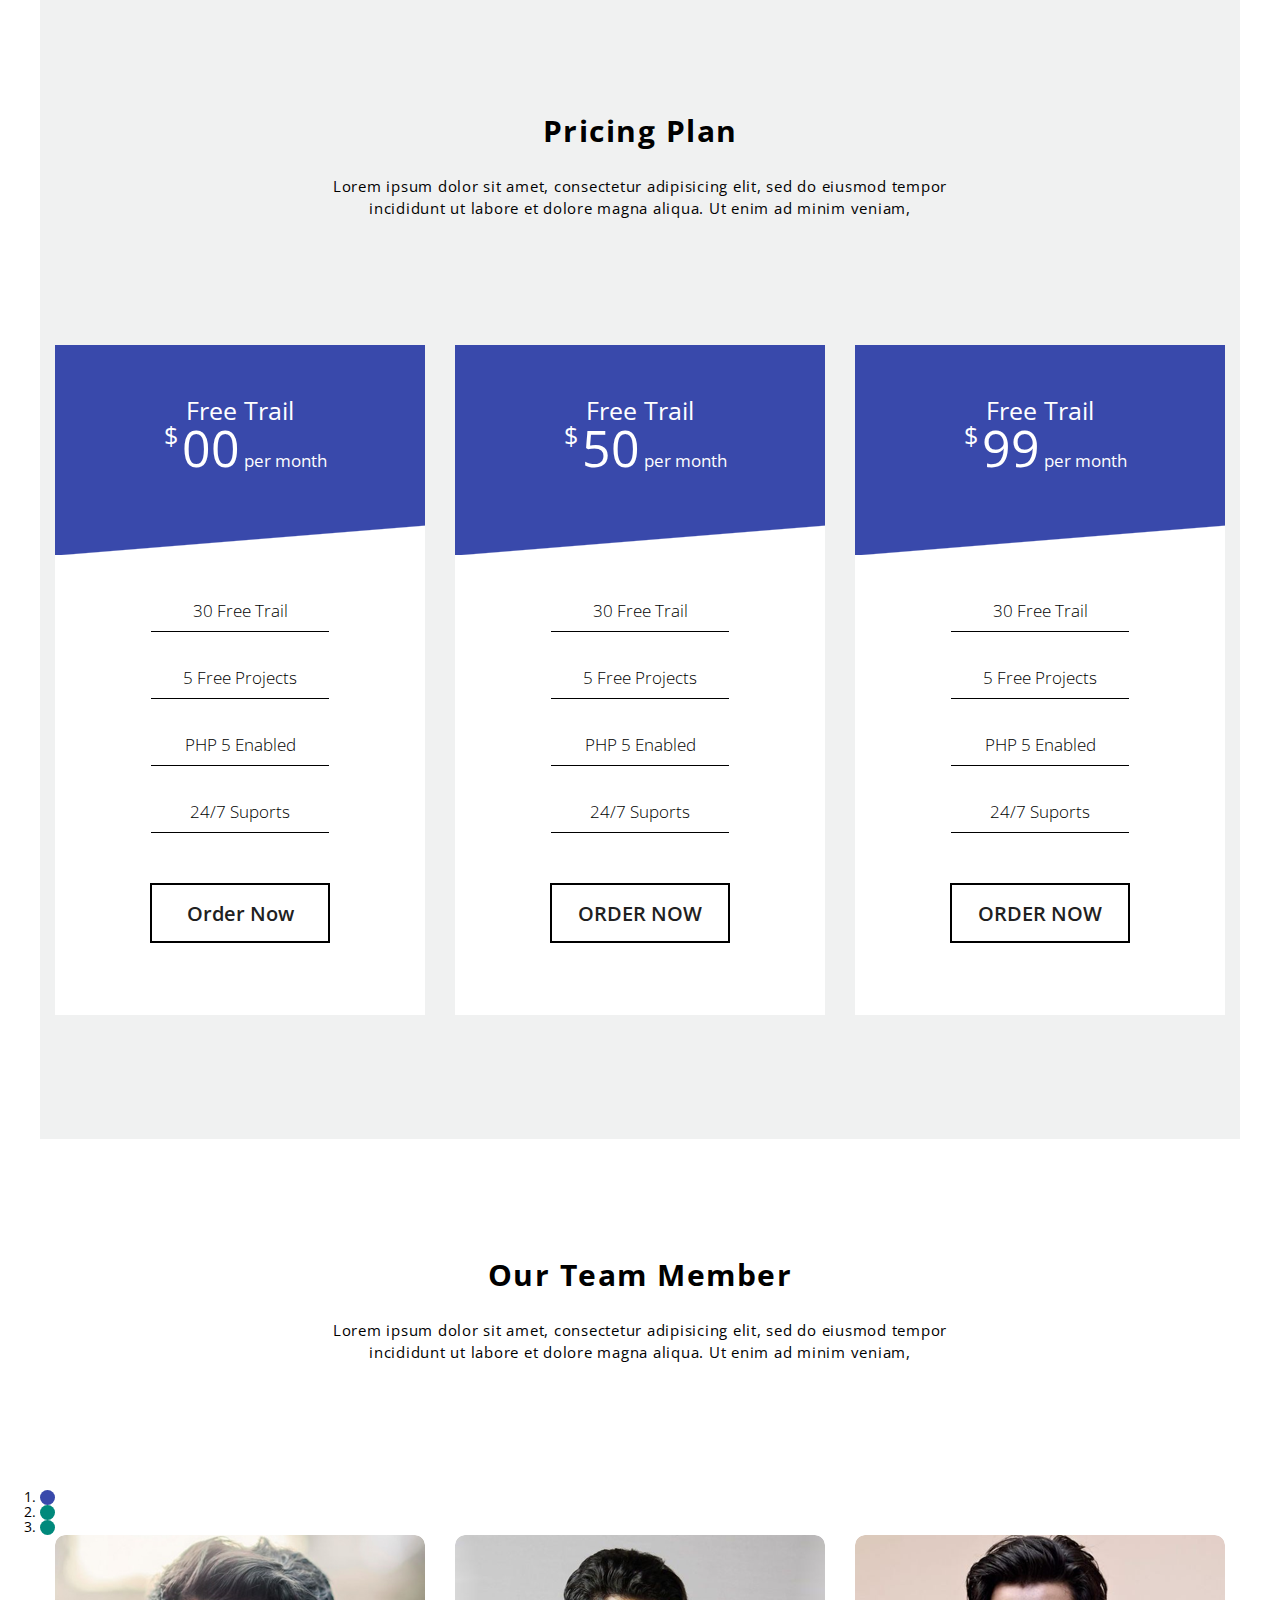
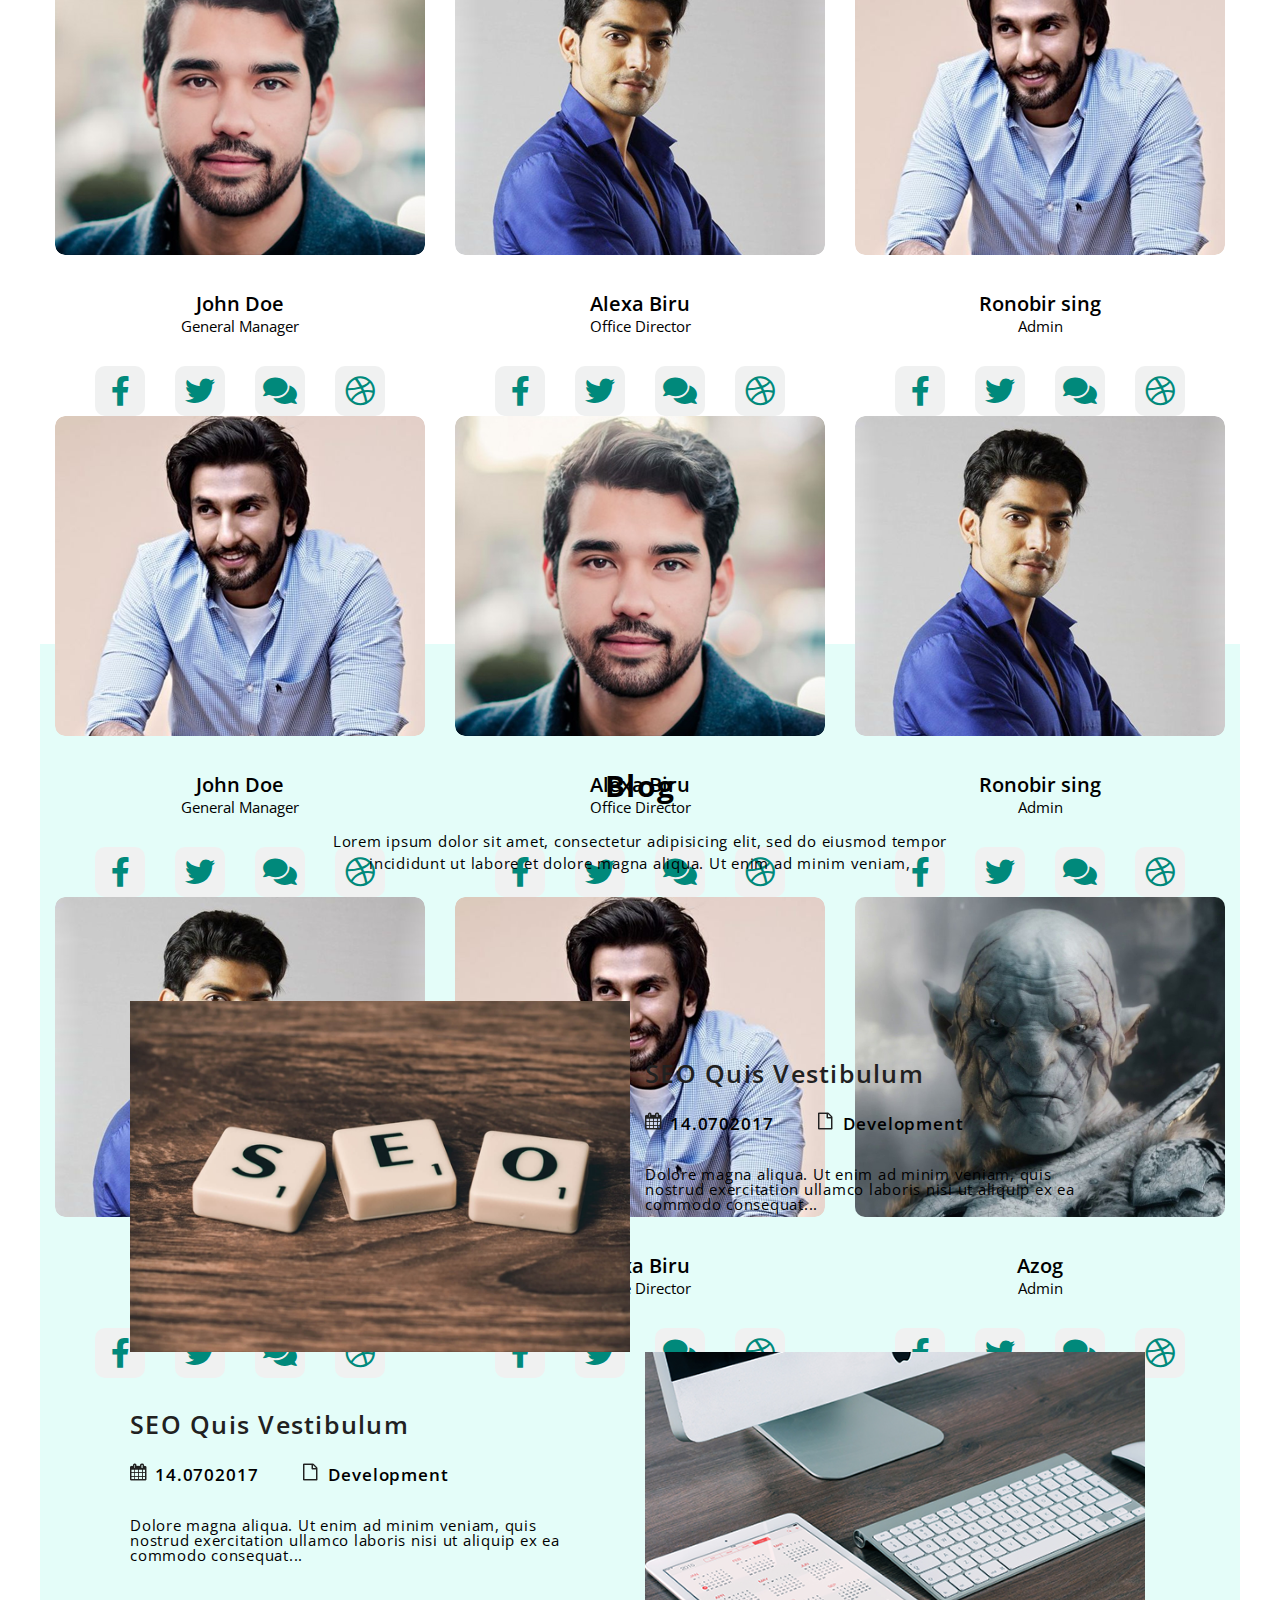
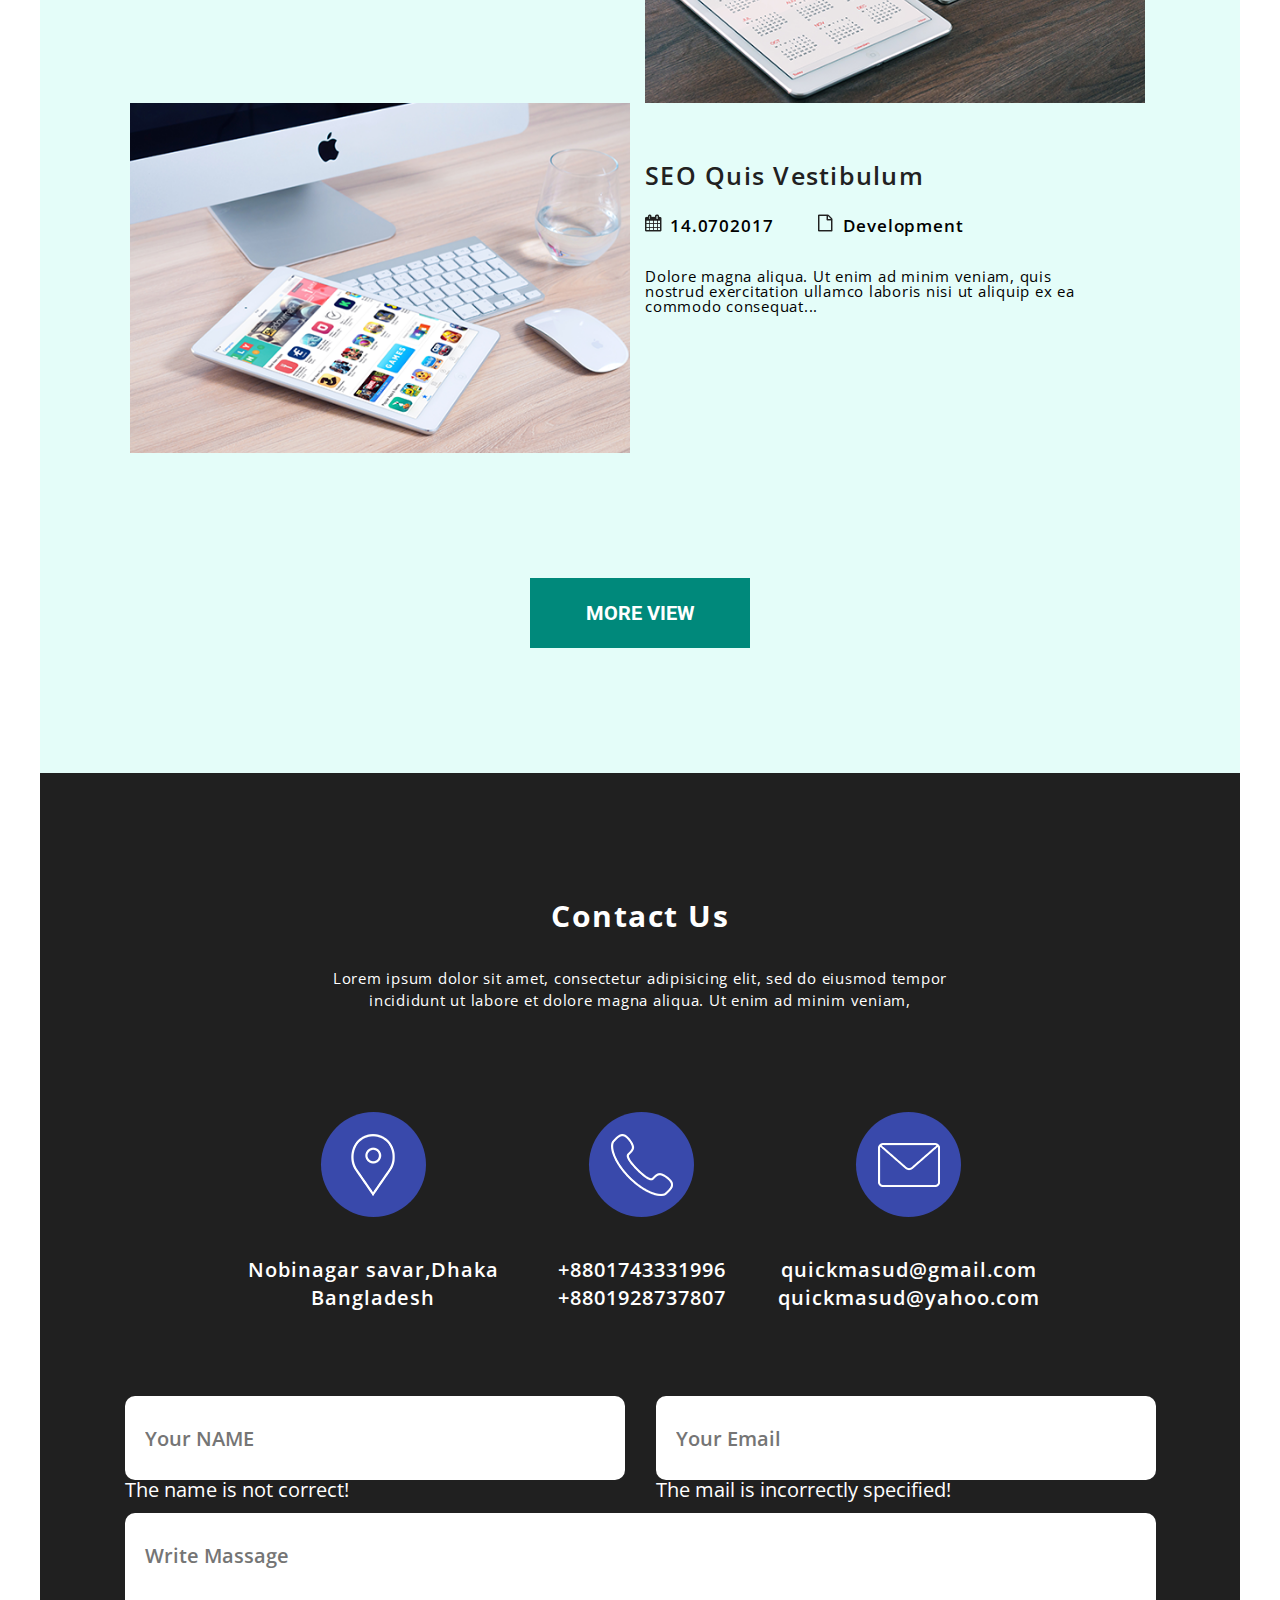
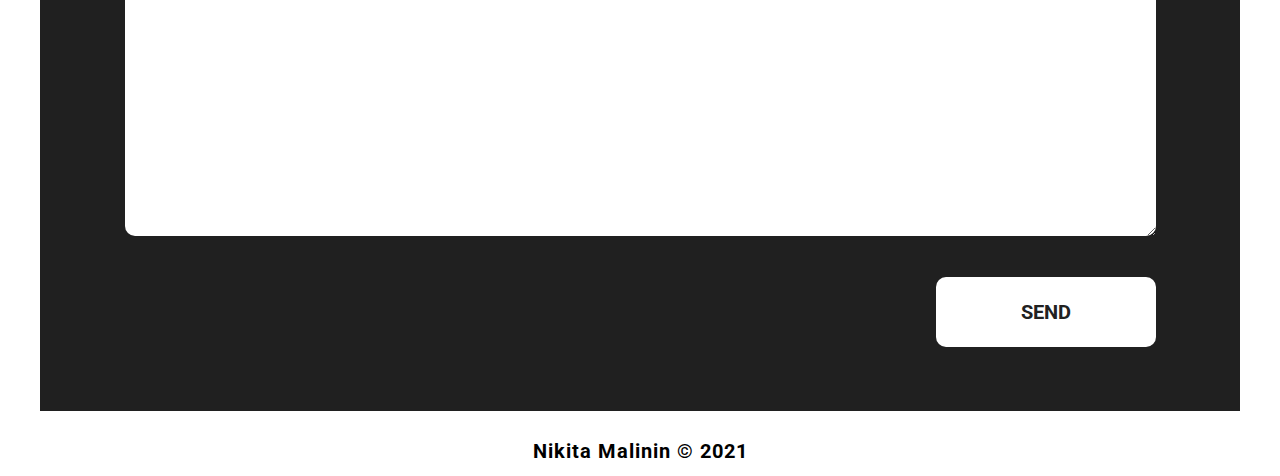
<file: WebDevProject/index.html>
<!DOCTYPE html>
<html lang="en">

<head>
    <meta charset="UTF-8">
    <meta name="viewport" content="width=device-width">
    <link rel="stylesheet" href="css/style.css">
    <link rel="stylesheet" href="css/media.css">
    <link rel="stylesheet" href="fontawesome-free-5.15.4-web/css/all.min.css">
    <link rel="stylesheet" href="https://cdn.jsdelivr.net/npm/bootstrap@4.6.0/dist/css/bootstrap.min.css"
        integrity="sha384-B0vP5xmATw1+K9KRQjQERJvTumQW0nPEzvF6L/Z6nronJ3oUOFUFpCjEUQouq2+l" crossorigin="anonymous">
    <title>Web-Project</title>
    <link rel="shortcut icon" href="img/ico/www.ico">
</head>

<body>
    <div class="wrapper">
        <header id="home">
            <div class="cont">
                <nav class="navbar navbar-expand-xl navbar-light fixed-top pt-5 pb-5">
                    <span class="navbar-brand">Your Logo</span>
                    <button class="navbar-toggler" type="button" data-toggle="collapse" data-target="#navbarNav"
                        aria-controls="navbarNav" aria-expanded="false" aria-label="Toggle navigation">
                        <span class="navbar-toggler-icon"></span>
                    </button>
                    <div class="collapse navbar-collapse" id="navbarNav">
                        <ul class="navbar-nav ml-auto ">
                            <li class="nav-item active">
                                <a class="nav-link" href="#home">Home</a>
                            </li>
                            <li class="nav-item active">
                                <a class="nav-link" href="#about">About</a>
                            </li>
                            <li class="nav-item active">
                                <a class="nav-link" href="#services">Servicing</a>
                            </li>
                            <li class="nav-item active">
                                <a class="nav-link" href="#works">Portfolio</a>
                            </li>
                            <li class="nav-item active">
                                <a class="nav-link" href="#blog">Blog</a>
                            </li>
                            <li class="nav-item active">
                                <a class="nav-link" href="#contact">Contact us</a>
                            </li>
                            <li class="nav-item">
                                <form class="search-box">
                                    <input type="text" class="search-txt" placeholder="Search">
                                    <button type="submit" class="nav-link search-btn">
                                        <i class="fas fa-search"></i>
                                    </button>
                                </form>
                            </li>
                        </ul>
                    </div>
                </nav>
                <div class="header__face">
                    <h1>Web development project</h1>
                    <h2>Very suitable to support all web development projects</h2>
                    <div class="header__btns">
                        <button>OUR SERVICES</button>
                        <button>HIRE IS NOW</button>
                    </div>
                    <div>
                        <a href="#about" class="arrow-down nav-link">
                            <i class="fas fa-chevron-down"></i>
                        </a>
                    </div>
                </div>
            </div>
        </header>

        <div id="about" class="about">
            <div class="cont">
                <h2 class="block__title">About Us</h2>
                <p class="block__info">Lorem ipsum dolor sit amet, consectetur adipisicing elit, sed do eiusmod tempor
                    incididunt ut labore
                    et dolore magna aliqua. Ut enim ad minim veniam,</p>
                <div class="about__blocks">
                    <div class="about__block">
                        <div class="about__icon">
                            <img src="img/about/about1.png" alt="1">
                        </div>
                        <h3>Awesome Icons</h3>
                        <p>orem ipsum dolor sit amet, consectetur adipisicing elit, sed do eiusmod tempor</p>
                    </div>
                    <div class="about__block">
                        <div class="about__icon">
                            <img src="img/about/about2.png" alt="2">
                        </div>
                        <h3>One Page</h3>
                        <p>orem ipsum dolor sit amet, consectetur adipisicing elit, sed do eiusmod tempor</p>
                    </div>
                    <div class="about__block">
                        <div class="about__icon">
                            <img src="img/about/about3.png" alt="3">
                        </div>
                        <h3>Fully Responsive</h3>
                        <p>orem ipsum dolor sit amet, consectetur adipisicing elit, sed do eiusmod tempor</p>
                    </div>
                </div>
            </div>
        </div>

        <div id="services" class="services">
            <div class="cont">
                <h2 class="block__title">Our Services</h2>
                <p class="block__info">Lorem ipsum dolor sit amet, consectetur adipisicing elit, sed do eiusmod
                    tempor
                    incididunt ut labore
                    et dolore magna aliqua. Ut enim ad minim veniam,</p>
                <div class="services__blocks">
                    <div class="services__block">
                        <div class="services__icon"></div>
                        <h3>Research</h3>
                        <p>At vero eos et accusamus et iusto odio dignissimos ducimus qui blanditiis praesentium
                            voluptatum iti atque corrupti quos.</p>
                        <button class="read-more">READ MORE</button>
                    </div>
                    <div class="services__block">
                        <div class="services__icon"></div>
                        <h3>Portfolio</h3>
                        <p>At vero eos et accusamus et iusto odio dignissimos ducimus qui blanditiis praesentium
                            voluptatum iti atque corrupti quos.</p>
                        <button class="read-more">READ MORE</button>
                    </div>
                    <div class="services__block">
                        <div class="services__icon"></div>
                        <h3>Support</h3>
                        <p>At vero eos et accusamus et iusto odio dignissimos ducimus qui blanditiis praesentium
                            voluptatum iti atque corrupti quos.</p>
                        <button class="read-more">READ MORE</button>
                    </div>
                    <div class="services__block">
                        <div class="services__icon"></div>
                        <h3>Documentation</h3>
                        <p>At vero eos et accusamus et iusto odio dignissimos ducimus qui blanditiis praesentium
                            voluptatum iti atque corrupti quos.</p>
                        <button class="read-more">READ MORE</button>
                    </div>
                    <div class="services__block">
                        <div class="services__icon"></div>
                        <h3>Development</h3>
                        <p>At vero eos et accusamus et iusto odio dignissimos ducimus qui blanditiis praesentium
                            voluptatum iti atque corrupti quos.</p>
                        <button class="read-more">READ MORE</button>
                    </div>
                    <div class="services__block">
                        <div class="services__icon"></div>
                        <h3>Design</h3>
                        <p>At vero eos et accusamus et iusto odio dignissimos ducimus qui blanditiis praesentium
                            voluptatum iti atque corrupti quos.</p>
                        <button class="read-more">READ MORE</button>
                    </div>
                </div>
            </div>
        </div>

        <div id="works" class="works">
            <div class="cont">
                <h2 class="block__title">Latest Works</h2>
                <p class="block__info">Lorem ipsum dolor sit amet, consectetur adipisicing elit, sed do eiusmod tempor
                    incididunt ut labore
                    et dolore magna aliqua. Ut enim ad minim veniam,</p>
                <div class="works__tabs">
                    <ul>
                        <li class="tab tab1" data='1'>ALL</li>
                        <li class="tab" data='2'>WEB DESIGN</li>
                        <li class="tab" data='3'>UI/UX DESIGN</li>
                        <li class="tab" data='4'>MOCKUPS</li>
                    </ul>
                    <div class="tab-body" data='1'>
                        <div class="works__presentation">
                            <a href="#">
                                <span class="works__name">Hand Watch</span>
                                <span class="works__info">ui/ux design</span>
                            </a>
                            <img src="img/works/layer1.png" alt="#">
                        </div>
                        <div class="works__presentation">
                            <a href="#">
                                <span class="works__name">Lorem Ipsum</span>
                                <span class="works__info">ui/ux design</span>
                            </a>
                            <img src="img/works/layer2.png" alt="#">
                        </div>
                        <div class="works__presentation">
                            <a href="#">
                                <span class="works__name">Lorem Ipsum</span>
                                <span class="works__info">ui/ux design</span>
                            </a>
                            <img src="img/works/layer3.png" alt="#">
                        </div>
                        <div class="works__presentation">
                            <a href="#">
                                <span class="works__name">Lorem Ipsum</span>
                                <span class="works__info">ui/ux design</span>
                            </a>
                            <img src="img/works/layer4.png" alt="#">
                        </div>
                        <div class="works__presentation">
                            <a href="#">
                                <span class="works__name">Lorem Ipsum</span>
                                <span class="works__info">ui/ux design</span>
                            </a>
                            <img src="img/works/layer5.png" alt="#">
                        </div>
                        <div class="works__presentation">
                            <a href="#">
                                <span class="works__name">Lorem Ipsum</span>
                                <span class="works__info">ui/ux design</span>
                            </a>
                            <img src="img/works/layer6.png" alt="#">
                        </div>
                    </div>
                    <div class="tab-body" data='2'>
                        <div class="works__presentation">
                            <a href="#">
                                <span class="works__name">Lorem Ipsum</span>
                                <span class="works__info">ui/ux design</span>
                            </a>
                            <img src="img/works/layer4.png" alt="#">
                        </div>
                        <div class="works__presentation">
                            <a href="#">
                                <span class="works__name">Hand Watch</span>
                                <span class="works__info">ui/ux design</span>
                            </a>
                            <img src="img/works/layer1.png" alt="#">
                        </div>
                        <div class="works__presentation">
                            <a href="#">
                                <span class="works__name">Lorem Ipsum</span>
                                <span class="works__info">ui/ux design</span>
                            </a>
                            <img src="img/works/layer6.png" alt="#">
                        </div>
                        <div class="works__presentation">
                            <a href="#">
                                <span class="works__name">Lorem Ipsum</span>
                                <span class="works__info">ui/ux design</span>
                            </a>
                            <img src="img/works/layer2.png" alt="#">
                        </div>
                        <div class="works__presentation">
                            <a href="#">
                                <span class="works__name">Lorem Ipsum</span>
                                <span class="works__info">ui/ux design</span>
                            </a>
                            <img src="img/works/layer3.png" alt="#">
                        </div>
                        <div class="works__presentation">
                            <a href="#">
                                <span class="works__name">Lorem Ipsum</span>
                                <span class="works__info">ui/ux design</span>
                            </a>
                            <img src="img/works/layer5.png" alt="#">
                        </div>
                    </div>
                    <div class="tab-body" data='3'>
                        <div class="works__presentation">
                            <a href="#">
                                <span class="works__name">Lorem Ipsum</span>
                                <span class="works__info">ui/ux design</span>
                            </a>
                            <img src="img/works/layer6.png" alt="#">
                        </div>
                        <div class="works__presentation">
                            <a href="#">
                                <span class="works__name">Lorem Ipsum</span>
                                <span class="works__info">ui/ux design</span>
                            </a>
                            <img src="img/works/layer5.png" alt="#">
                        </div>
                        <div class="works__presentation">
                            <a href="#">
                                <span class="works__name">Lorem Ipsum</span>
                                <span class="works__info">ui/ux design</span>
                            </a>
                            <img src="img/works/layer4.png" alt="#">
                        </div>
                        <div class="works__presentation">
                            <a href="#">
                                <span class="works__name">Hand Watch</span>
                                <span class="works__info">ui/ux design</span>
                            </a>
                            <img src="img/works/layer1.png" alt="#">
                        </div>
                        <div class="works__presentation">
                            <a href="#">
                                <span class="works__name">Lorem Ipsum</span>
                                <span class="works__info">ui/ux design</span>
                            </a>
                            <img src="img/works/layer6.png" alt="#">
                        </div>
                        <div class="works__presentation">
                            <a href="#">
                                <span class="works__name">Lorem Ipsum</span>
                                <span class="works__info">ui/ux design</span>
                            </a>
                            <img src="img/works/layer2.png" alt="#">
                        </div>
                    </div>
                    <div class="tab-body" data='4'>
                        <div class="works__presentation">
                            <a href="#">
                                <span class="works__name">Lorem Ipsum</span>
                                <span class="works__info">ui/ux design</span>
                            </a>
                            <img src="img/works/layer3.png" alt="#">
                        </div>
                        <div class="works__presentation">
                            <a href="#">
                                <span class="works__name">Lorem Ipsum</span>
                                <span class="works__info">ui/ux design</span>
                            </a>
                            <img src="img/works/layer4.png" alt="#">
                        </div>
                        <div class="works__presentation">
                            <a href="#">
                                <span class="works__name">Lorem Ipsum</span>
                                <span class="works__info">ui/ux design</span>
                            </a>
                            <img src="img/works/layer5.png" alt="#">
                        </div>
                        <div class="works__presentation">
                            <a href="#">
                                <span class="works__name">Lorem Ipsum</span>
                                <span class="works__info">ui/ux design</span>
                            </a>
                            <img src="img/works/layer5.png" alt="#">
                        </div>
                        <div class="works__presentation">
                            <a href="#">
                                <span class="works__name">Lorem Ipsum</span>
                                <span class="works__info">ui/ux design</span>
                            </a>
                            <img src="img/works/layer2.png" alt="#">
                        </div>
                        <div class="works__presentation">
                            <a href="#">
                                <span class="works__name">Hand Watch</span>
                                <span class="works__info">ui/ux design</span>
                            </a>
                            <img src="img/works/layer1.png" alt="#">
                        </div>
                    </div>
                </div>
                <button class="works__btn">VIEW ALL</button>
            </div>
        </div>

        <div id="plan" class="plan">
            <div class="cont">
                <h2 class="block__title">Pricing Plan</h2>
                <p class="block__info">Lorem ipsum dolor sit amet, consectetur adipisicing elit, sed do eiusmod tempor
                    incididunt ut labore
                    et dolore magna aliqua. Ut enim ad minim veniam,</p>
                <div class="plan__prices">
                    <div class="price">
                        <div class="top">
                            <h3>Free Trail</h3>
                            <div class="price-per-month">
                                <span class="dollar">$</span>
                                <span class="zero">00</span>
                                per month
                            </div>
                        </div>
                        <div class="info">
                            <p>30 Free Trail</p>
                            <p>5 Free Projects</p>
                            <p>PHP 5 Enabled</p>
                            <p>24/7 Suports</p>
                        </div>
                        <button>Order Now</button>
                    </div>
                    <div class="price">
                        <div class="top">
                            <h3>Free Trail</h3>
                            <div class="price-per-month">
                                <span class="dollar">$</span>
                                <span class="zero">50</span>
                                per month
                            </div>
                        </div>
                        <div class="info">
                            <p>30 Free Trail</p>
                            <p>5 Free Projects</p>
                            <p>PHP 5 Enabled</p>
                            <p>24/7 Suports</p>
                        </div>
                        <button>ORDER NOW</button>
                    </div>
                    <div class="price">
                        <div class="top">
                            <h3>Free Trail</h3>
                            <div class="price-per-month">
                                <span class="dollar">$</span>
                                <span class="zero">99</span>
                                per month
                            </div>
                        </div>
                        <div class="info">
                            <p>30 Free Trail</p>
                            <p>5 Free Projects</p>
                            <p>PHP 5 Enabled</p>
                            <p>24/7 Suports</p>
                        </div>
                        <button>ORDER NOW</button>
                    </div>
                </div>
            </div>
        </div>

        <div id="team" class="team">
            <div class="cont">
                <h2 class="block__title">Our Team Member</h2>
                <p class="block__info">Lorem ipsum dolor sit amet, consectetur adipisicing elit, sed do eiusmod tempor
                    incididunt ut labore
                    et dolore magna aliqua. Ut enim ad minim veniam,</p>

                <div id="carouselExampleCaptions" class="carousel slide" data-ride="carousel">
                    <ol class="carousel-indicators">
                        <li data-target="#carouselExampleCaptions" data-slide-to="0" class="active slide-btn"></li>
                        <li data-target="#carouselExampleCaptions" data-slide-to="1" class="slide-btn"></li>
                        <li data-target="#carouselExampleCaptions" data-slide-to="2" class="slide-btn"></li>
                    </ol>
                    <div class="carousel-inner">
                        <div class="carousel-item active">
                            <div class="teammates">
                                <div class="teammate">
                                    <div class="teammate-photo">
                                        <img src="img/team/teammate1.png" alt="1">
                                    </div>
                                    <p class="teammate-name">John Doe</p>
                                    <p class="teammate-profession">General Manager</p>
                                    <div class="teammate-links">
                                        <a href="#"><i class="fab fa-facebook-f"></i></a>
                                        <a href="#"><i class="fab fa-twitter"></i></a>
                                        <a href="#"><i class="fas fa-comments"></i></a>
                                        <a href="#"><i class="fab fa-dribbble"></i></a>
                                    </div>
                                </div>
                                <div class="teammate">
                                    <div class="teammate-photo">
                                        <img src="img/team/teammate2.png" alt="1">
                                    </div>
                                    <p class="teammate-name">Alexa Biru</p>
                                    <p class="teammate-profession">Office Director</p>
                                    <div class="teammate-links">
                                        <a href="#"><i class="fab fa-facebook-f"></i></a>
                                        <a href="#"><i class="fab fa-twitter"></i></a>
                                        <a href="#"><i class="fas fa-comments"></i></a>
                                        <a href="#"><i class="fab fa-dribbble"></i></a>
                                    </div>
                                </div>
                                <div class="teammate">
                                    <div class="teammate-photo">
                                        <img src="img/team/teammate3.png" alt="1">
                                    </div>
                                    <p class="teammate-name">Ronobir sing</p>
                                    <p class="teammate-profession">Admin</p>
                                    <div class="teammate-links">
                                        <a href="#"><i class="fab fa-facebook-f"></i></a>
                                        <a href="#"><i class="fab fa-twitter"></i></a>
                                        <a href="#"><i class="fas fa-comments"></i></a>
                                        <a href="#"><i class="fab fa-dribbble"></i></a>
                                    </div>
                                </div>
                            </div>
                        </div>
                        <div class="carousel-item">
                            <div class="teammates">
                                <div class="teammate">
                                    <div class="teammate-photo">
                                        <img src="img/team/teammate3.png" alt="1">
                                    </div>
                                    <p class="teammate-name">John Doe</p>
                                    <p class="teammate-profession">General Manager</p>
                                    <div class="teammate-links">
                                        <a href="#"><i class="fab fa-facebook-f"></i></a>
                                        <a href="#"><i class="fab fa-twitter"></i></a>
                                        <a href="#"><i class="fas fa-comments"></i></a>
                                        <a href="#"><i class="fab fa-dribbble"></i></a>
                                    </div>
                                </div>
                                <div class="teammate">
                                    <div class="teammate-photo">
                                        <img src="img/team/teammate1.png" alt="1">
                                    </div>
                                    <p class="teammate-name">Alexa Biru</p>
                                    <p class="teammate-profession">Office Director</p>
                                    <div class="teammate-links">
                                        <a href="#"><i class="fab fa-facebook-f"></i></a>
                                        <a href="#"><i class="fab fa-twitter"></i></a>
                                        <a href="#"><i class="fas fa-comments"></i></a>
                                        <a href="#"><i class="fab fa-dribbble"></i></a>
                                    </div>
                                </div>
                                <div class="teammate">
                                    <div class="teammate-photo">
                                        <img src="img/team/teammate2.png" alt="1">
                                    </div>
                                    <p class="teammate-name">Ronobir sing</p>
                                    <p class="teammate-profession">Admin</p>
                                    <div class="teammate-links">
                                        <a href="#"><i class="fab fa-facebook-f"></i></a>
                                        <a href="#"><i class="fab fa-twitter"></i></a>
                                        <a href="#"><i class="fas fa-comments"></i></a>
                                        <a href="#"><i class="fab fa-dribbble"></i></a>
                                    </div>
                                </div>
                            </div>
                        </div>
                        <div class="carousel-item">
                            <div class="teammates">
                                <div class="teammate">
                                    <div class="teammate-photo">
                                        <img src="img/team/teammate2.png" alt="1">
                                    </div>
                                    <p class="teammate-name">John Doe</p>
                                    <p class="teammate-profession">General Manager</p>
                                    <div class="teammate-links">
                                        <a href="#"><i class="fab fa-facebook-f"></i></a>
                                        <a href="#"><i class="fab fa-twitter"></i></a>
                                        <a href="#"><i class="fas fa-comments"></i></a>
                                        <a href="#"><i class="fab fa-dribbble"></i></a>
                                    </div>
                                </div>
                                <div class="teammate">
                                    <div class="teammate-photo">
                                        <img src="img/team/teammate3.png" alt="1">
                                    </div>
                                    <p class="teammate-name">Alexa Biru</p>
                                    <p class="teammate-profession">Office Director</p>
                                    <div class="teammate-links">
                                        <a href="#"><i class="fab fa-facebook-f"></i></a>
                                        <a href="#"><i class="fab fa-twitter"></i></a>
                                        <a href="#"><i class="fas fa-comments"></i></a>
                                        <a href="#"><i class="fab fa-dribbble"></i></a>
                                    </div>
                                </div>
                                <div class="teammate">
                                    <div class="teammate-photo">
                                        <img src="img/team/teammate4.png" alt="4">
                                    </div>
                                    <p class="teammate-name">Azog</p>
                                    <p class="teammate-profession">Admin</p>
                                    <div class="teammate-links">
                                        <a href="#"><i class="fab fa-facebook-f"></i></a>
                                        <a href="#"><i class="fab fa-twitter"></i></a>
                                        <a href="#"><i class="fas fa-comments"></i></a>
                                        <a href="#"><i class="fab fa-dribbble"></i></a>
                                    </div>
                                </div>
                            </div>
                        </div>
                    </div>
                </div>
            </div>
        </div>

        <div id="blog" class="blog">
            <div class="cont">
                <h2 class="block__title">Blog</h2>
                <p class="block__info">Lorem ipsum dolor sit amet, consectetur adipisicing elit, sed do eiusmod tempor
                    incididunt ut labore
                    et dolore magna aliqua. Ut enim ad minim veniam,</p>
                <div class="blog__content">
                    <div class="blog__img">
                        <img src="img/blog/blog_img1.png" alt="">
                    </div>
                    <div class="blog__post">
                        <a href="#" class="blog__title">SEO Quis Vestibulum</a>
                        <div class="additional-info">
                            <span class="blog__date"> 14.0702017</span>
                            <span class="blog__dev">Development</span>
                        </div>
                        <p class="blog__info">
                            Dolore magna aliqua. Ut enim ad minim veniam, quis nostrud exercitation ullamco laboris nisi
                            ut aliquip ex ea commodo consequat...
                        </p>
                    </div>
                </div>
                <div class="blog__content">
                    <div class="blog__post">
                        <a href="#" class="blog__title">SEO Quis Vestibulum</a>
                        <div class="additional-info">
                            <span class="blog__date"> 14.0702017</span>
                            <span class="blog__dev">Development</span>
                        </div>
                        <p class="blog__info">
                            Dolore magna aliqua. Ut enim ad minim veniam, quis nostrud exercitation ullamco laboris nisi
                            ut aliquip ex ea commodo consequat...
                        </p>
                    </div>
                    <div class="blog__img">
                        <img src="img/blog/blog_img2.png" alt="">
                    </div>
                </div>
                <div class="blog__content">
                    <div class="blog__img">
                        <img src="img/blog/blog_img3.png" alt="">
                    </div>
                    <div class="blog__post">
                        <a href="#" class="blog__title">SEO Quis Vestibulum</a>
                        <div class="additional-info">
                            <span class="blog__date"> 14.0702017</span>
                            <span class="blog__dev">Development</span>
                        </div>
                        <p class="blog__info">
                            Dolore magna aliqua. Ut enim ad minim veniam, quis nostrud exercitation ullamco laboris nisi
                            ut aliquip ex ea commodo consequat...
                        </p>
                    </div>
                </div>
                <div class="blog__content">
                    <div class="blog__post">
                        <a href="#" class="blog__title">SEO Quis Vestibulum</a>
                        <div class="additional-info">
                            <span class="blog__date"> 14.0702017</span>
                            <span class="blog__dev">Development</span>
                        </div>
                        <p class="blog__info">
                            Dolore magna aliqua. Ut enim ad minim veniam, quis nostrud exercitation ullamco laboris nisi
                            ut aliquip ex ea commodo consequat...
                        </p>
                    </div>
                    <div class="blog__img">
                        <img src="img/blog/blog_img1.png" alt="">
                    </div>
                </div>
                <div class="blog__content">
                    <div class="blog__img">
                        <img src="img/blog/blog_img2.png" alt="">
                    </div>
                    <div class="blog__post">
                        <a href="#" class="blog__title">SEO Quis Vestibulum</a>
                        <div class="additional-info">
                            <span class="blog__date"> 14.0702017</span>
                            <span class="blog__dev">Development</span>
                        </div>
                        <p class="blog__info">
                            Dolore magna aliqua. Ut enim ad minim veniam, quis nostrud exercitation ullamco laboris nisi
                            ut aliquip ex ea commodo consequat...
                        </p>
                    </div>
                </div>
                <div class="blog__content">
                    <div class="blog__post">
                        <a href="#" class="blog__title">SEO Quis Vestibulum</a>
                        <div class="additional-info">
                            <span class="blog__date"> 14.0702017</span>
                            <span class="blog__dev">Development</span>
                        </div>
                        <p class="blog__info">
                            Dolore magna aliqua. Ut enim ad minim veniam, quis nostrud exercitation ullamco laboris nisi
                            ut aliquip ex ea commodo consequat...
                        </p>
                    </div>
                    <div class="blog__img">
                        <img src="img/blog/blog_img3.png" alt="">
                    </div>
                </div>
                <div class="blog__content">
                    <div class="blog__img">
                        <img src="img/blog/blog_img1.png" alt="">
                    </div>
                    <div class="blog__post">
                        <a href="#" class="blog__title">SEO Quis Vestibulum</a>
                        <div class="additional-info">
                            <span class="blog__date"> 14.0702017</span>
                            <span class="blog__dev">Development</span>
                        </div>
                        <p class="blog__info">
                            Dolore magna aliqua. Ut enim ad minim veniam, quis nostrud exercitation ullamco laboris nisi
                            ut aliquip ex ea commodo consequat...
                        </p>
                    </div>
                </div>
                <div class="blog__content">
                    <div class="blog__post">
                        <a href="#" class="blog__title">SEO Quis Vestibulum</a>
                        <div class="additional-info">
                            <span class="blog__date"> 14.0702017</span>
                            <span class="blog__dev">Development</span>
                        </div>
                        <p class="blog__info">
                            Dolore magna aliqua. Ut enim ad minim veniam, quis nostrud exercitation ullamco laboris nisi
                            ut aliquip ex ea commodo consequat...
                        </p>
                    </div>
                    <div class="blog__img">
                        <img src="img/blog/blog_img2.png" alt="">
                    </div>
                </div>
                <div class="blog__content">
                    <div class="blog__img">
                        <img src="img/blog/blog_img3.png" alt="">
                    </div>
                    <div class="blog__post">
                        <a href="#" class="blog__title">SEO Quis Vestibulum</a>
                        <div class="additional-info">
                            <span class="blog__date"> 14.0702017</span>
                            <span class="blog__dev">Development</span>
                        </div>
                        <p class="blog__info">
                            Dolore magna aliqua. Ut enim ad minim veniam, quis nostrud exercitation ullamco laboris nisi
                            ut aliquip ex ea commodo consequat...
                        </p>
                    </div>
                </div>
                <button id="blog__more" class="blog__more">MORE VIEW</button>
            </div>
        </div>

        <div id="contact" class="contact">
            <div class="cont">
                <h2 class="block__title">Contact Us</h2>
                <p class="block__info">Lorem ipsum dolor sit amet, consectetur adipisicing elit, sed do eiusmod tempor
                    incididunt ut labore
                    et dolore magna aliqua. Ut enim ad minim veniam,</p>
                <div class="contacts">
                    <div class="contact__block">
                        <div class="contact__img">
                            <img src="img/contact/location.png" alt="location">
                        </div>
                        <div class="contact__info">
                            <a href="#">Nobinagar savar,Dhaka Bangladesh</a>
                        </div>
                    </div>
                    <div class="contact__block">
                        <div class="contact__img">
                            <img src="img/contact/tel.png" alt="location">
                        </div>
                        <div class="contact__info">
                            <div><a href="#">+8801743331996</a></div>
                            <div><a href="#">+8801928737807</a></div>
                        </div>
                    </div>
                    <div class="contact__block">
                        <div class="contact__img">
                            <img src="img/contact/mail.png" alt="location">
                        </div>
                        <div class="contact__info">
                            <div><a href="#">quickmasud@gmail.com</a></div>
                            <div><a href="#">quickmasud@yahoo.com</a></div>
                        </div>
                    </div>
                </div>
                <form>
                    <div class="form__top">
                        <div class="form_item">
                            <input class="form-control first_name" id="first_name" type="text" name="first_name"
                                placeholder="Your NAME">
                            <div class="invalid-feedback">The name is not correct!</div>
                        </div>
                        <div class="form_item">
                            <input class="form-control mail" id="mail" type="email" name="mail"
                                placeholder="Your Email">
                            <div class="invalid-feedback">The mail is incorrectly specified!</div>
                        </div>
                    </div>
                    <div class="form_item">
                        <textarea class="form-control" id="hoby" name="hoby" placeholder="Write Massage"></textarea>
                    </div>
                    <button type="button" id="roommate_registration"
                        class="btn_registration form_item btn btn-primary">SEND</button>
                </form>
            </div>
        </div>

        <footer>
            <div class="cont">
                <p>Nikita Malinin © 2021</p>
            </div>
        </footer>
    </div>


    <script src="https://ajax.googleapis.com/ajax/libs/jquery/3.6.0/jquery.min.js"></script>
    <script src="https://cdn.jsdelivr.net/npm/bootstrap@4.6.0/dist/js/bootstrap.bundle.min.js"
        integrity="sha384-Piv4xVNRyMGpqkS2by6br4gNJ7DXjqk09RmUpJ8jgGtD7zP9yug3goQfGII0yAns"
        crossorigin="anonymous"></script>
    <script src="js/script.js"></script>
</body>

</html>
</file>
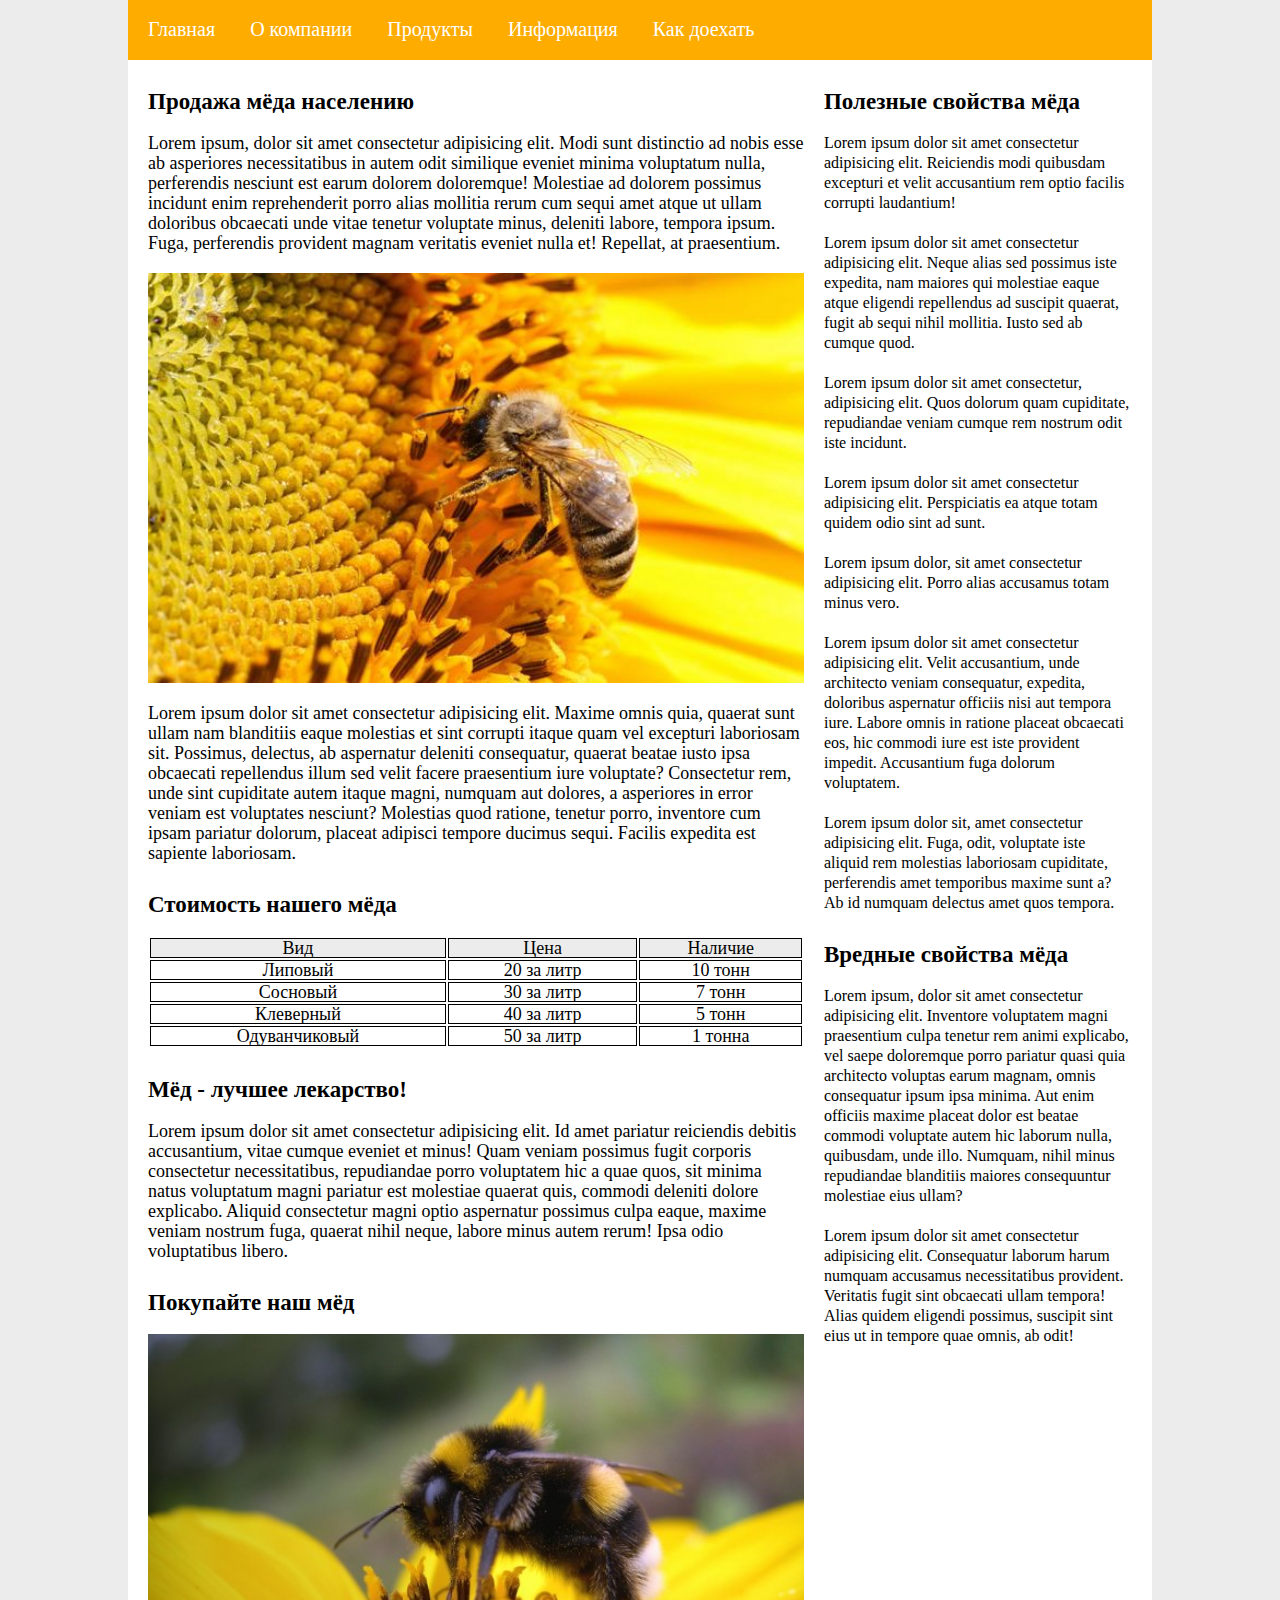
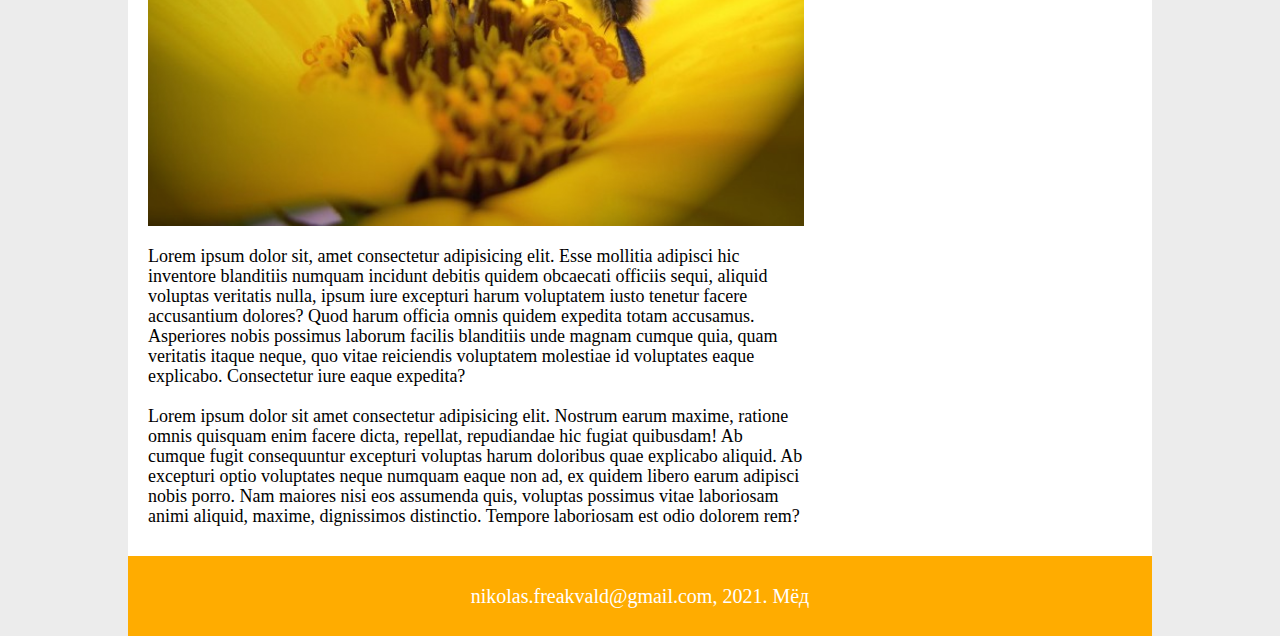
<file: Homework/honey/index.html>
<!DOCTYPE html>
<html lang="en">

<head>
    <meta charset="UTF-8">
    <meta http-equiv="X-UA-Compatible" content="IE=edge">
    <meta name="viewport" content="width=device-width, initial-scale=1.0">
    <title>Honey1</title>
    <link rel="stylesheet" href="style.css">
    <link rel="stylesheet" href="style_burger.css">
    <link rel="stylesheet" href="style_media.css">
    <link rel="shortcut icon" href="img/honey.png">
</head>

<body>
    <div class="wraper">
        <div class="burger">
            <input type="checkbox" id="check-menu">
            <label class="lab" for="check-menu"></label>
            <div class="burger-line first"></div>
            <div class="burger-line second"></div>
            <div class="burger-line third"></div>
            <div class="burger-line fourth"></div>
            <nav class="main-menu">
                <a href="#" class="burger-list">Главная</a>
                <a href="#" class="burger-list">О компании</a>
                <a href="#" class="burger-list">Продукты</a>
                <a href="#" class="burger-list">Информация</a>
                <a href="#" class="burger-list">Стоимость</a>
                <a href="#" class="burger-list">Как доехать</a>
            </nav>
        </div>
        <header>
            <div class="conteiner">
                <ul class="head__menu">
                    <li><a href="#">Главная</a></li>
                    <li><a href="#">О компании</a></li>
                    <li><a href="#">Продукты</a></li>
                    <li><a href="#">Информация</a></li>
                    <li><a href="#">Как доехать</a></li>
                </ul>
            </div>
        </header>
        <div class="all">
            <div class="conteiner">
                <main>
                    <h3>Продажа мёда населению</h3>
                    <p>Lorem ipsum, dolor sit amet consectetur adipisicing elit. Modi sunt distinctio ad nobis esse ab
                        asperiores necessitatibus in autem odit similique eveniet minima voluptatum nulla, perferendis
                        nesciunt est earum dolorem doloremque! Molestiae ad dolorem possimus incidunt enim reprehenderit
                        porro alias mollitia rerum cum sequi amet atque ut ullam doloribus obcaecati unde vitae tenetur
                        voluptate minus, deleniti labore, tempora ipsum. Fuga, perferendis provident magnam veritatis
                        eveniet nulla et! Repellat, at praesentium.</p>
                    <div class="bee_img">
                        <img src="img/pchela1.jpg" alt="pchela">
                    </div>
                    <p>Lorem ipsum dolor sit amet consectetur adipisicing elit. Maxime omnis quia, quaerat sunt ullam
                        nam blanditiis eaque molestias et sint corrupti itaque quam vel excepturi laboriosam sit.
                        Possimus, delectus, ab aspernatur deleniti consequatur, quaerat beatae iusto ipsa obcaecati
                        repellendus illum sed velit facere praesentium iure voluptate? Consectetur rem, unde sint
                        cupiditate autem itaque magni, numquam aut dolores, a asperiores in error veniam est voluptates
                        nesciunt? Molestias quod ratione, tenetur porro, inventore cum ipsam pariatur dolorum, placeat
                        adipisci tempore ducimus sequi. Facilis expedita est sapiente laboriosam.</p>
                    <div class="price">
                        <h3>Стоимость нашего мёда</h3>
                        <table>
                            <tr class="table__top">
                                <td>Вид</td>
                                <td>Цена</td>
                                <td>Наличие</td>
                            </tr>
                            <tr>
                                <td>Липовый</td>
                                <td>20 за литр</td>
                                <td>10 тонн</td>
                            </tr>
                            <tr>
                                <td>Сосновый</td>
                                <td>30 за литр</td>
                                <td>7 тонн</td>
                            </tr>
                            <tr>
                                <td>Клеверный</td>
                                <td>40 за литр</td>
                                <td>5 тонн</td>
                            </tr>
                            <tr>
                                <td>Одуванчиковый</td>
                                <td>50 за литр</td>
                                <td>1 тонна</td>
                            </tr>
                        </table>
                    </div>


                    <h3>Мёд - лучшее лекарство!</h3>
                    <p>Lorem ipsum dolor sit amet consectetur adipisicing elit. Id amet pariatur reiciendis debitis
                        accusantium, vitae cumque eveniet et minus! Quam veniam possimus fugit corporis consectetur
                        necessitatibus, repudiandae porro voluptatem hic a quae quos, sit minima natus voluptatum magni
                        pariatur est molestiae quaerat quis, commodi deleniti dolore explicabo. Aliquid consectetur
                        magni optio aspernatur possimus culpa eaque, maxime veniam nostrum fuga, quaerat nihil neque,
                        labore minus autem rerum! Ipsa odio voluptatibus libero.</p>

                    <h3>Покупайте наш мёд</h3>
                    <div class="bee_img">
                        <img src="img/pchela2.jpg" alt="pchela">
                    </div>
                    <p>Lorem ipsum dolor sit, amet consectetur adipisicing elit. Esse mollitia adipisci hic inventore
                        blanditiis numquam incidunt debitis quidem obcaecati officiis sequi, aliquid voluptas veritatis
                        nulla, ipsum iure excepturi harum voluptatem iusto tenetur facere accusantium dolores? Quod
                        harum officia omnis quidem expedita totam accusamus. Asperiores nobis possimus laborum facilis
                        blanditiis unde magnam cumque quia, quam veritatis itaque neque, quo vitae reiciendis voluptatem
                        molestiae id voluptates eaque explicabo. Consectetur iure eaque expedita?</p>
                    <p>Lorem ipsum dolor sit amet consectetur adipisicing elit. Nostrum earum maxime, ratione omnis
                        quisquam enim facere dicta, repellat, repudiandae hic fugiat quibusdam! Ab cumque fugit
                        consequuntur excepturi voluptas harum doloribus quae explicabo aliquid. Ab excepturi optio
                        voluptates neque numquam eaque non ad, ex quidem libero earum adipisci nobis porro. Nam maiores
                        nisi eos assumenda quis, voluptas possimus vitae laboriosam animi aliquid, maxime, dignissimos
                        distinctio. Tempore laboriosam est odio dolorem rem?</p>
                </main>
                <div class="sidebar">
                    <h3>Полезные свойства мёда</h3>
                    <p>Lorem ipsum dolor sit amet consectetur adipisicing elit. Reiciendis modi quibusdam excepturi et
                        velit accusantium rem optio facilis corrupti laudantium!</p>
                    <p>Lorem ipsum dolor sit amet consectetur adipisicing elit. Neque alias sed possimus iste expedita,
                        nam maiores qui molestiae eaque atque eligendi repellendus ad suscipit quaerat, fugit ab sequi
                        nihil mollitia. Iusto sed ab cumque quod.</p>
                    <p>Lorem ipsum dolor sit amet consectetur, adipisicing elit. Quos dolorum quam cupiditate,
                        repudiandae veniam cumque rem nostrum odit iste incidunt.</p>
                    <p>Lorem ipsum dolor sit amet consectetur adipisicing elit. Perspiciatis ea atque totam quidem odio
                        sint ad sunt.</p>
                    <p>Lorem ipsum dolor, sit amet consectetur adipisicing elit. Porro alias accusamus totam minus vero.
                    </p>
                    <p>Lorem ipsum dolor sit amet consectetur adipisicing elit. Velit accusantium, unde architecto
                        veniam consequatur, expedita, doloribus aspernatur officiis nisi aut tempora iure. Labore omnis
                        in ratione placeat obcaecati eos, hic commodi iure est iste provident impedit. Accusantium fuga
                        dolorum voluptatem.</p>
                    <p>Lorem ipsum dolor sit, amet consectetur adipisicing elit. Fuga, odit, voluptate iste aliquid rem
                        molestias laboriosam cupiditate, perferendis amet temporibus maxime sunt a? Ab id numquam
                        delectus amet quos tempora.</p>
                    <h3>Вредные свойства мёда</h3>
                    <p>Lorem ipsum, dolor sit amet consectetur adipisicing elit. Inventore voluptatem magni praesentium
                        culpa tenetur rem animi explicabo, vel saepe doloremque porro pariatur quasi quia architecto
                        voluptas earum magnam, omnis consequatur ipsum ipsa minima. Aut enim officiis maxime placeat
                        dolor est beatae commodi voluptate autem hic laborum nulla, quibusdam, unde illo. Numquam, nihil
                        minus repudiandae blanditiis maiores consequuntur molestiae eius ullam?</p>
                    <p>Lorem ipsum dolor sit amet consectetur adipisicing elit. Consequatur laborum harum numquam
                        accusamus necessitatibus provident. Veritatis fugit sint obcaecati ullam tempora! Alias quidem
                        eligendi possimus, suscipit sint eius ut in tempore quae omnis, ab odit!</p>
                </div>
            </div>
        </div>
        <footer>
            <div class="foot_info">
                <a href="#">nikolas.freakvald@gmail.com</a>, 2021. Мёд
            </div>
        </footer>
    </div>
</body>

</html>
</file>
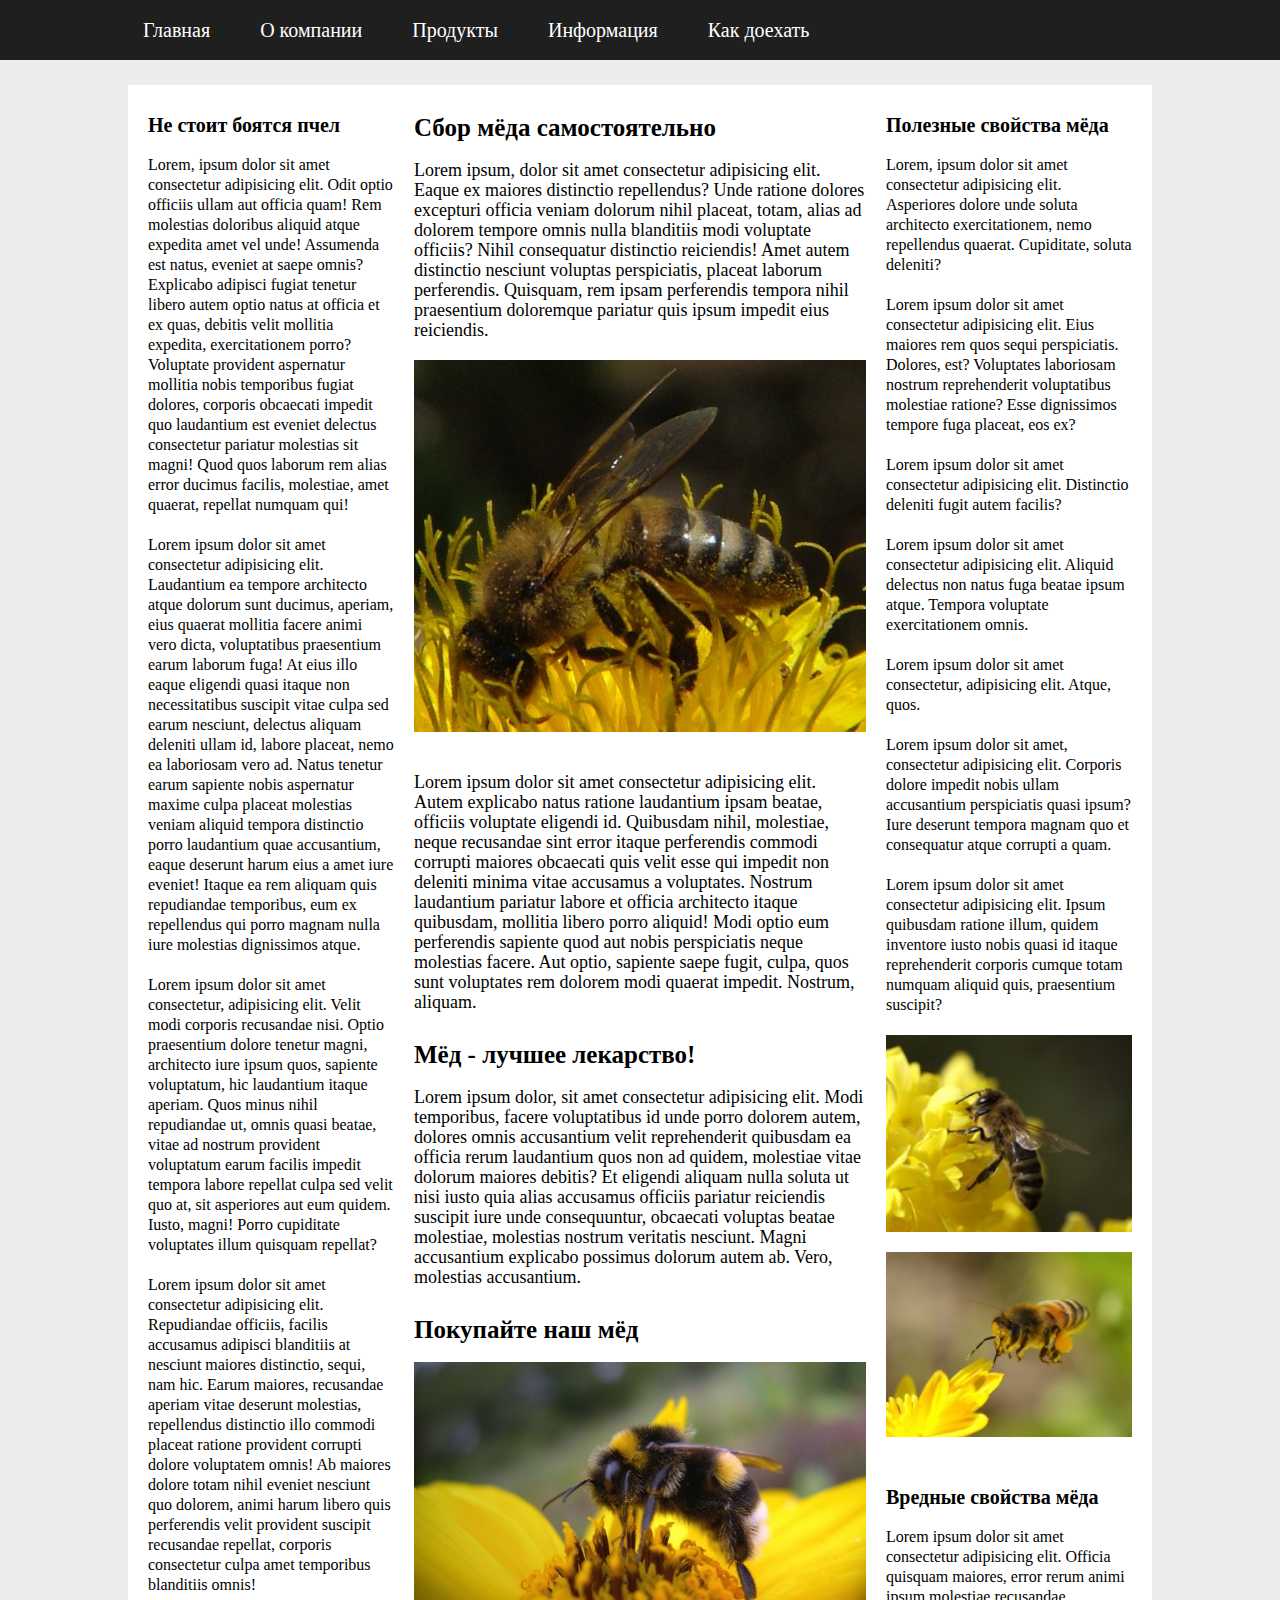
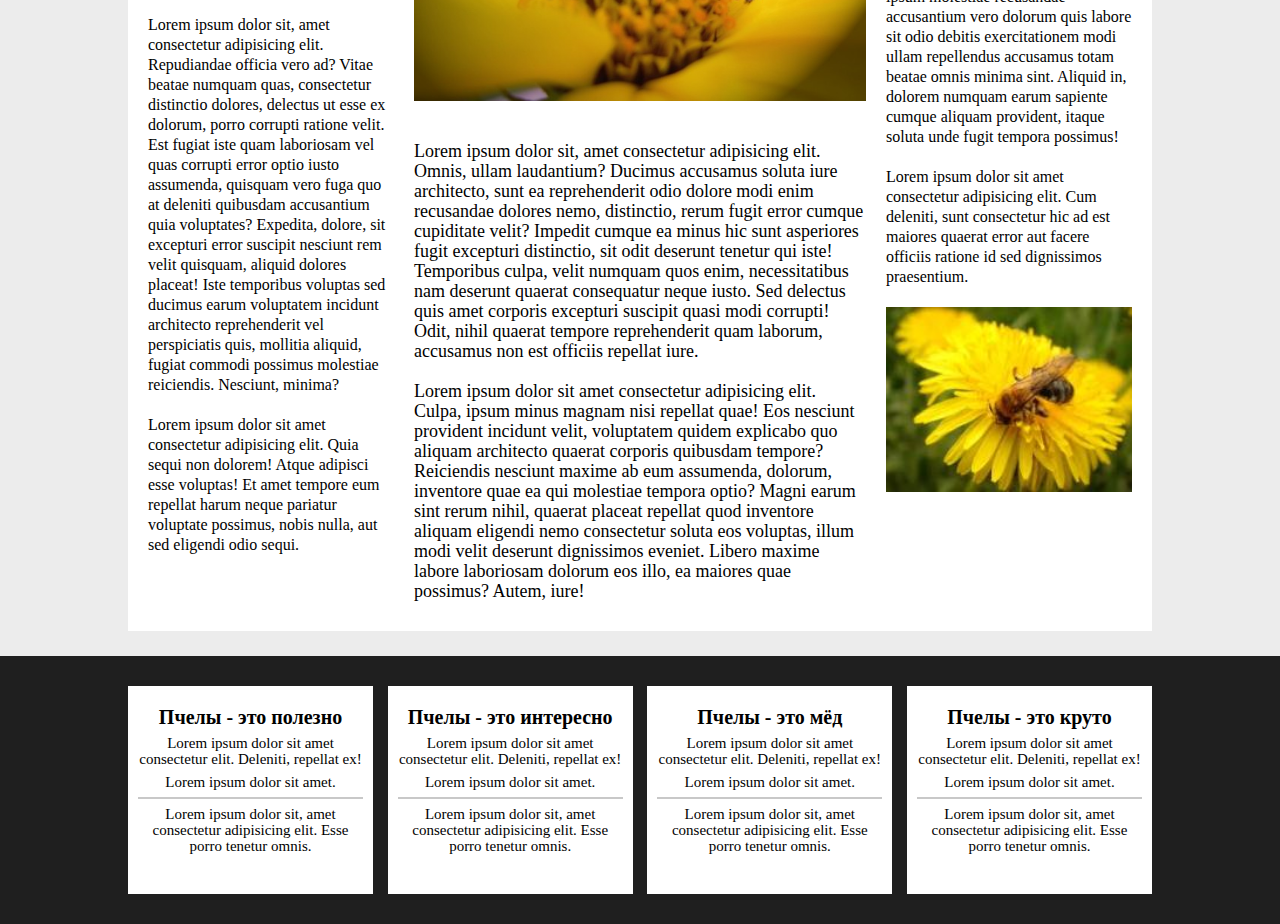
<file: Homework/honey2/index.html>
<!DOCTYPE html>
<html lang="en">

<head>
    <meta charset="UTF-8">
    <meta http-equiv="X-UA-Compatible" content="IE=edge">
    <meta name="viewport" content="width=device-width, initial-scale=1.0">
    <title>Honey2</title>
    <link rel="stylesheet" href="style.css">
    <link rel="stylesheet" href="style_burger.css">
    <link rel="stylesheet" href="style_media.css">
    <link rel="shortcut icon" href="img/honey.png">
</head>

<body>
    <div class="burger">
        <input type="checkbox" id="check-menu">
        <label class="lab" for="check-menu">МЕНЮ</label>
        <div class="burger-line first"></div>
        <div class="burger-line second"></div>
        <div class="burger-line third"></div>
        <div class="burger-line fourth"></div>
        <nav class="main-menu">
            <a href="#" class="burger-list">Главная</a>
            <a href="#" class="burger-list">О компании</a>
            <a href="#" class="burger-list">Продукты</a>
            <a href="#" class="burger-list">Информация</a>
            <a href="#" class="burger-list">Стоимость</a>
            <a href="#" class="burger-list">Как доехать</a>
        </nav>
    </div>
    <header>
        <nav class="head__menu">
            <a href="#">Главная</a>
            <a href="#">О компании</a>
            <a href="#">Продукты</a>
            <a href="#">Информация</a>
            <a href="#">Как доехать</a>
        </nav>
    </header>
    <div class="all">
        <div class="conteiner">
            <div class="sidebar1">
                <h3>Не стоит боятся пчел</h3>
                <p>Lorem, ipsum dolor sit amet consectetur adipisicing elit. Odit optio officiis ullam aut officia quam!
                    Rem molestias doloribus aliquid atque expedita amet vel unde! Assumenda est natus, eveniet at saepe
                    omnis? Explicabo adipisci fugiat tenetur libero autem optio natus at officia et ex quas, debitis
                    velit mollitia expedita, exercitationem porro? Voluptate provident aspernatur mollitia nobis
                    temporibus fugiat dolores, corporis obcaecati impedit quo laudantium est eveniet delectus
                    consectetur pariatur molestias sit magni! Quod quos laborum rem alias error ducimus facilis,
                    molestiae, amet quaerat, repellat numquam qui!</p>
                <p>Lorem ipsum dolor sit amet consectetur adipisicing elit. Laudantium ea tempore architecto atque
                    dolorum sunt ducimus, aperiam, eius quaerat mollitia facere animi vero dicta, voluptatibus
                    praesentium earum laborum fuga! At eius illo eaque eligendi quasi itaque non necessitatibus suscipit
                    vitae culpa sed earum nesciunt, delectus aliquam deleniti ullam id, labore placeat, nemo ea
                    laboriosam vero ad. Natus tenetur earum sapiente nobis aspernatur maxime culpa placeat molestias
                    veniam aliquid tempora distinctio porro laudantium quae accusantium, eaque deserunt harum eius a
                    amet iure eveniet! Itaque ea rem aliquam quis repudiandae temporibus, eum ex repellendus qui porro
                    magnam nulla iure molestias dignissimos atque.</p>
                <p>Lorem ipsum dolor sit amet consectetur, adipisicing elit. Velit modi corporis recusandae nisi. Optio
                    praesentium dolore tenetur magni, architecto iure ipsum quos, sapiente voluptatum, hic laudantium
                    itaque aperiam. Quos minus nihil repudiandae ut, omnis quasi beatae, vitae ad nostrum provident
                    voluptatum earum facilis impedit tempora labore repellat culpa sed velit quo at, sit asperiores aut
                    eum quidem. Iusto, magni! Porro cupiditate voluptates illum quisquam repellat?</p>
                <p>Lorem ipsum dolor sit amet consectetur adipisicing elit. Repudiandae officiis, facilis accusamus
                    adipisci blanditiis at nesciunt maiores distinctio, sequi, nam hic. Earum maiores, recusandae
                    aperiam vitae deserunt molestias, repellendus distinctio illo commodi placeat ratione provident
                    corrupti dolore voluptatem omnis! Ab maiores dolore totam nihil eveniet nesciunt quo dolorem, animi
                    harum libero quis perferendis velit provident suscipit recusandae repellat, corporis consectetur
                    culpa amet temporibus blanditiis omnis!</p>
                <p>Lorem ipsum dolor sit, amet consectetur adipisicing elit. Repudiandae officia vero ad? Vitae beatae
                    numquam quas, consectetur distinctio dolores, delectus ut esse ex dolorum, porro corrupti ratione
                    velit. Est fugiat iste quam laboriosam vel quas corrupti error optio iusto assumenda, quisquam vero
                    fuga quo at deleniti quibusdam accusantium quia voluptates? Expedita, dolore, sit excepturi error
                    suscipit nesciunt rem velit quisquam, aliquid dolores placeat! Iste temporibus voluptas sed ducimus
                    earum voluptatem incidunt architecto reprehenderit vel perspiciatis quis, mollitia aliquid, fugiat
                    commodi possimus molestiae reiciendis. Nesciunt, minima?</p>
                <p>Lorem ipsum dolor sit amet consectetur adipisicing elit. Quia sequi non dolorem! Atque adipisci esse
                    voluptas! Et amet tempore eum repellat harum neque pariatur voluptate possimus, nobis nulla, aut sed
                    eligendi odio sequi.</p>
            </div>
            <main>
                <h3>Сбор мёда самостоятельно</h3>
                <p>Lorem ipsum, dolor sit amet consectetur adipisicing elit. Eaque ex maiores distinctio repellendus?
                    Unde ratione dolores excepturi officia veniam dolorum nihil placeat, totam, alias ad dolorem tempore
                    omnis nulla blanditiis modi voluptate officiis? Nihil consequatur distinctio reiciendis! Amet autem
                    distinctio nesciunt voluptas perspiciatis, placeat laborum perferendis. Quisquam, rem ipsam
                    perferendis tempora nihil praesentium doloremque pariatur quis ipsum impedit eius reiciendis.</p>
                <div class="bee_img">
                    <img src="img/pchela11.jpg" alt="bee">
                </div>
                <p>Lorem ipsum dolor sit amet consectetur adipisicing elit. Autem explicabo natus ratione laudantium
                    ipsam beatae, officiis voluptate eligendi id. Quibusdam nihil, molestiae, neque recusandae sint
                    error itaque perferendis commodi corrupti maiores obcaecati quis velit esse qui impedit non deleniti
                    minima vitae accusamus a voluptates. Nostrum laudantium pariatur labore et officia architecto itaque
                    quibusdam, mollitia libero porro aliquid! Modi optio eum perferendis sapiente quod aut nobis
                    perspiciatis neque molestias facere. Aut optio, sapiente saepe fugit, culpa, quos sunt voluptates
                    rem dolorem modi quaerat impedit. Nostrum, aliquam.</p>
                <h3>Мёд - лучшее лекарство!</h3>
                <p>Lorem ipsum dolor, sit amet consectetur adipisicing elit. Modi temporibus, facere voluptatibus id
                    unde porro dolorem autem, dolores omnis accusantium velit reprehenderit quibusdam ea officia rerum
                    laudantium quos non ad quidem, molestiae vitae dolorum maiores debitis? Et eligendi aliquam nulla
                    soluta ut nisi iusto quia alias accusamus officiis pariatur reiciendis suscipit iure unde
                    consequuntur, obcaecati voluptas beatae molestiae, molestias nostrum veritatis nesciunt. Magni
                    accusantium explicabo possimus dolorum autem ab. Vero, molestias accusantium.</p>
                <h3>Покупайте наш мёд</h3>
                <div class="bee_img">
                    <img src="img/pchela2.jpg" alt="bee">
                </div>
                <p>Lorem ipsum dolor sit, amet consectetur adipisicing elit. Omnis, ullam laudantium? Ducimus accusamus
                    soluta iure architecto, sunt ea reprehenderit odio dolore modi enim recusandae dolores nemo,
                    distinctio, rerum fugit error cumque cupiditate velit? Impedit cumque ea minus hic sunt asperiores
                    fugit excepturi distinctio, sit odit deserunt tenetur qui iste! Temporibus culpa, velit numquam quos
                    enim, necessitatibus nam deserunt quaerat consequatur neque iusto. Sed delectus quis amet corporis
                    excepturi suscipit quasi modi corrupti! Odit, nihil quaerat tempore reprehenderit quam laborum,
                    accusamus non est officiis repellat iure.</p>
                <p>Lorem ipsum dolor sit amet consectetur adipisicing elit. Culpa, ipsum minus magnam nisi repellat
                    quae! Eos nesciunt provident incidunt velit, voluptatem quidem explicabo quo aliquam architecto
                    quaerat corporis quibusdam tempore? Reiciendis nesciunt maxime ab eum assumenda, dolorum, inventore
                    quae ea qui molestiae tempora optio? Magni earum sint rerum nihil, quaerat placeat repellat quod
                    inventore aliquam eligendi nemo consectetur soluta eos voluptas, illum modi velit deserunt
                    dignissimos eveniet. Libero maxime labore laboriosam dolorum eos illo, ea maiores quae possimus?
                    Autem, iure!</p>
            </main>
            <div class="sidebar2">
                <h3>Полезные свойства мёда</h3>
                <p>Lorem, ipsum dolor sit amet consectetur adipisicing elit. Asperiores dolore unde soluta architecto
                    exercitationem, nemo repellendus quaerat. Cupiditate, soluta deleniti?</p>
                <p>Lorem ipsum dolor sit amet consectetur adipisicing elit. Eius maiores rem quos sequi perspiciatis.
                    Dolores, est? Voluptates laboriosam nostrum reprehenderit voluptatibus molestiae ratione? Esse
                    dignissimos tempore fuga placeat, eos ex?</p>
                <p>Lorem ipsum dolor sit amet consectetur adipisicing elit. Distinctio deleniti fugit autem facilis?</p>
                <p>Lorem ipsum dolor sit amet consectetur adipisicing elit. Aliquid delectus non natus fuga beatae ipsum
                    atque. Tempora voluptate exercitationem omnis.</p>
                <p>Lorem ipsum dolor sit amet consectetur, adipisicing elit. Atque, quos.</p>
                <p>Lorem ipsum dolor sit amet, consectetur adipisicing elit. Corporis dolore impedit nobis ullam
                    accusantium perspiciatis quasi ipsum? Iure deserunt tempora magnam quo et consequatur atque corrupti
                    a quam.</p>
                <p>Lorem ipsum dolor sit amet consectetur adipisicing elit. Ipsum quibusdam ratione illum, quidem
                    inventore iusto nobis quasi id itaque reprehenderit corporis cumque totam numquam aliquid quis,
                    praesentium suscipit?</p>
                <div class="bee_img">
                    <img src="img/pchela3.jpg" alt="bee">
                </div>
                <div class="bee_img">
                    <img src="img/pchela4.jpg" alt="bee">
                </div>
                <h3>Вредные свойства мёда</h3>
                <p>Lorem ipsum dolor sit amet consectetur adipisicing elit. Officia quisquam maiores, error rerum animi
                    ipsum molestiae recusandae accusantium vero dolorum quis labore sit odio debitis exercitationem modi
                    ullam repellendus accusamus totam beatae omnis minima sint. Aliquid in, dolorem numquam earum
                    sapiente cumque aliquam provident, itaque soluta unde fugit tempora possimus!</p>
                <p>Lorem ipsum dolor sit amet consectetur adipisicing elit. Cum deleniti, sunt consectetur hic ad est
                    maiores quaerat error aut facere officiis ratione id sed dignissimos praesentium.</p>
                <div class="bee_img">
                    <img src="img/pchela5.jpg" alt="bee">
                </div>
            </div>
        </div>
    </div>
    <footer>
        <nav class="foot__menu">
            <a href="#">
                <div class="foot__a">
                    <h3>Пчелы - это полезно</h3>
                    <p>Lorem ipsum dolor sit amet consectetur elit. Deleniti, repellat ex!</p>
                    <p>Lorem ipsum dolor sit amet.</p>
                    <div class="foot__line"></div>
                    <p>Lorem ipsum dolor sit, amet consectetur adipisicing elit. Esse porro tenetur omnis.</p>
                </div>
            </a>
            <a href="#">
                <div class="foot__a">
                    <h3>Пчелы - это интересно</h3>
                    <p>Lorem ipsum dolor sit amet consectetur elit. Deleniti, repellat ex!</p>
                    <p>Lorem ipsum dolor sit amet.</p>
                    <div class="foot__line"></div>
                    <p>Lorem ipsum dolor sit, amet consectetur adipisicing elit. Esse porro tenetur omnis.</p>
                </div>
            </a>
            <a href="#">
                <div class="foot__a">
                    <h3>Пчелы - это мёд</h3>
                    <p>Lorem ipsum dolor sit amet consectetur elit. Deleniti, repellat ex!</p>
                    <p>Lorem ipsum dolor sit amet.</p>
                    <div class="foot__line"></div>
                    <p>Lorem ipsum dolor sit, amet consectetur adipisicing elit. Esse porro tenetur omnis.</p>
                </div>
            </a>
            <a href="#">
                <div class="foot__a">
                    <h3>Пчелы - это круто</h3>
                    <p>Lorem ipsum dolor sit amet consectetur elit. Deleniti, repellat ex!</p>
                    <p>Lorem ipsum dolor sit amet.</p>
                    <div class="foot__line"></div>
                    <p>Lorem ipsum dolor sit, amet consectetur adipisicing elit. Esse porro tenetur omnis.</p>
                </div>
            </a>
        </nav>
    </footer>

</body>

</html>
</file>
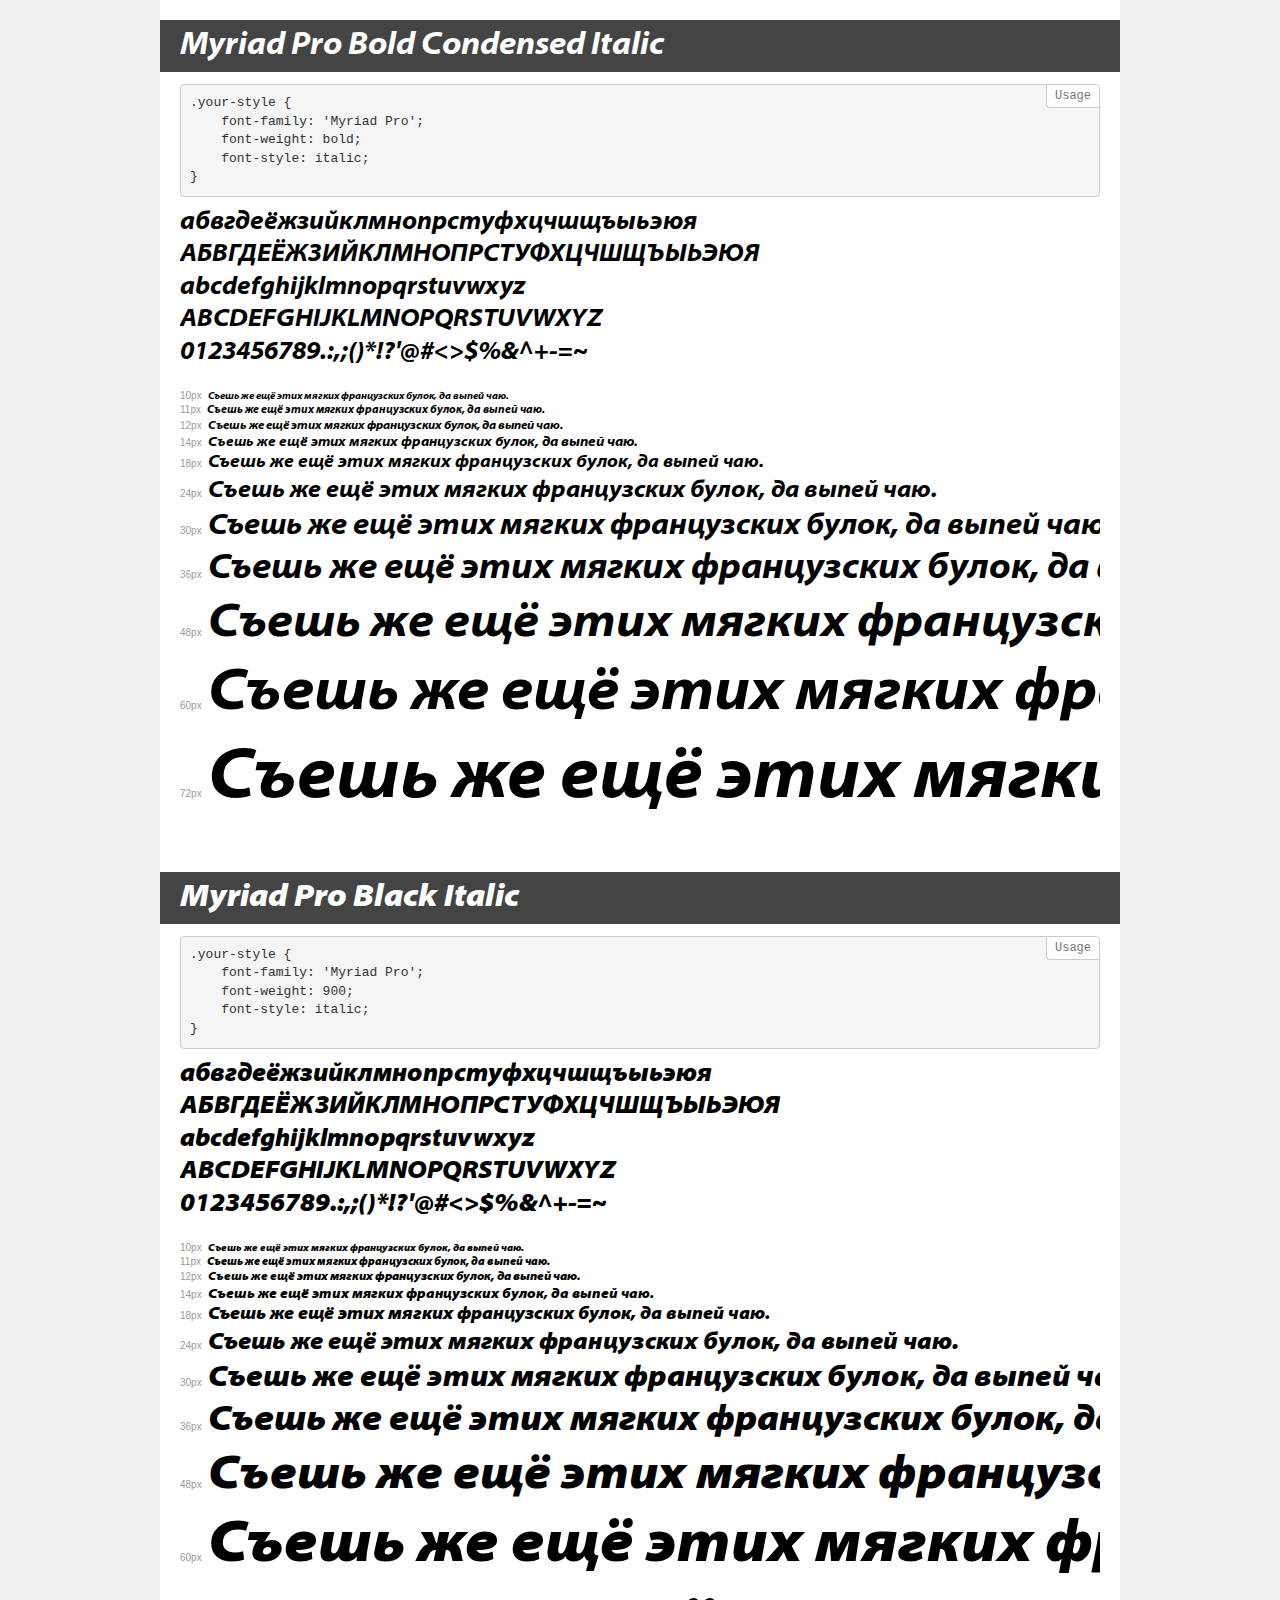
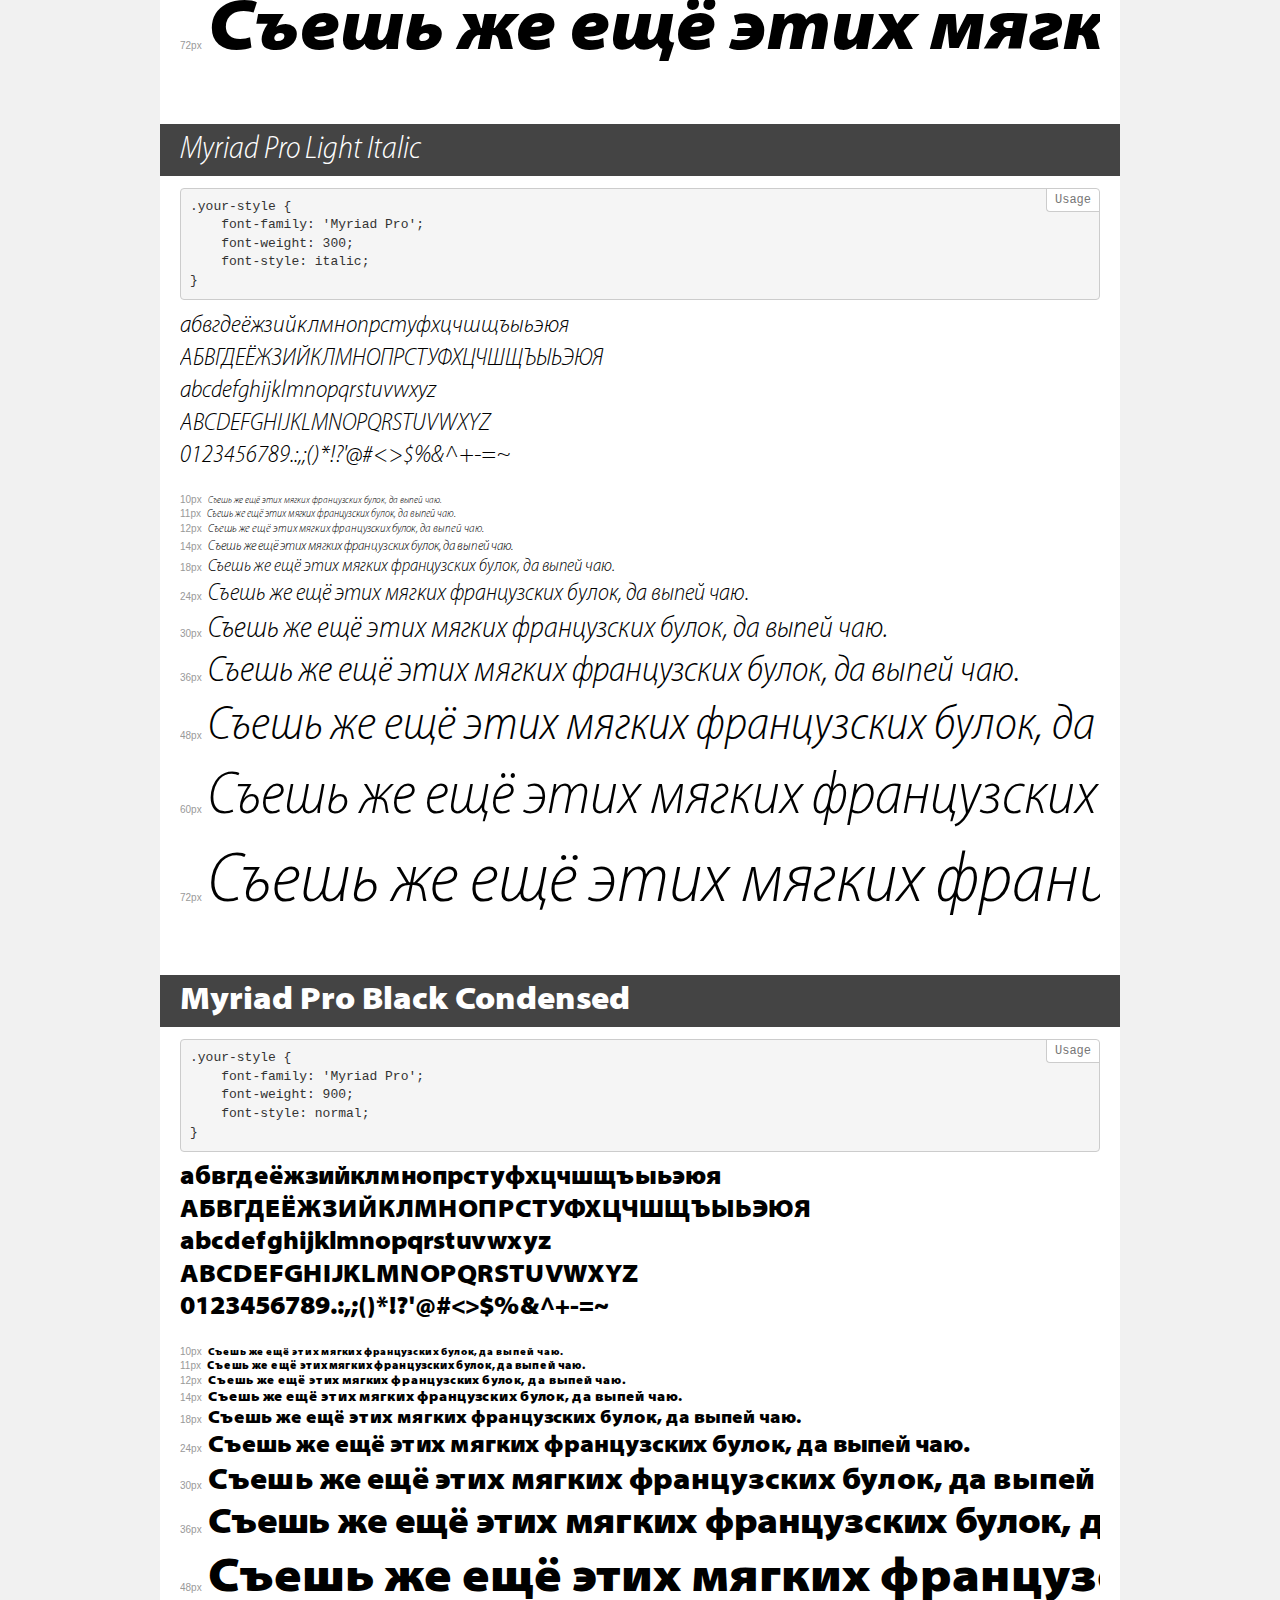
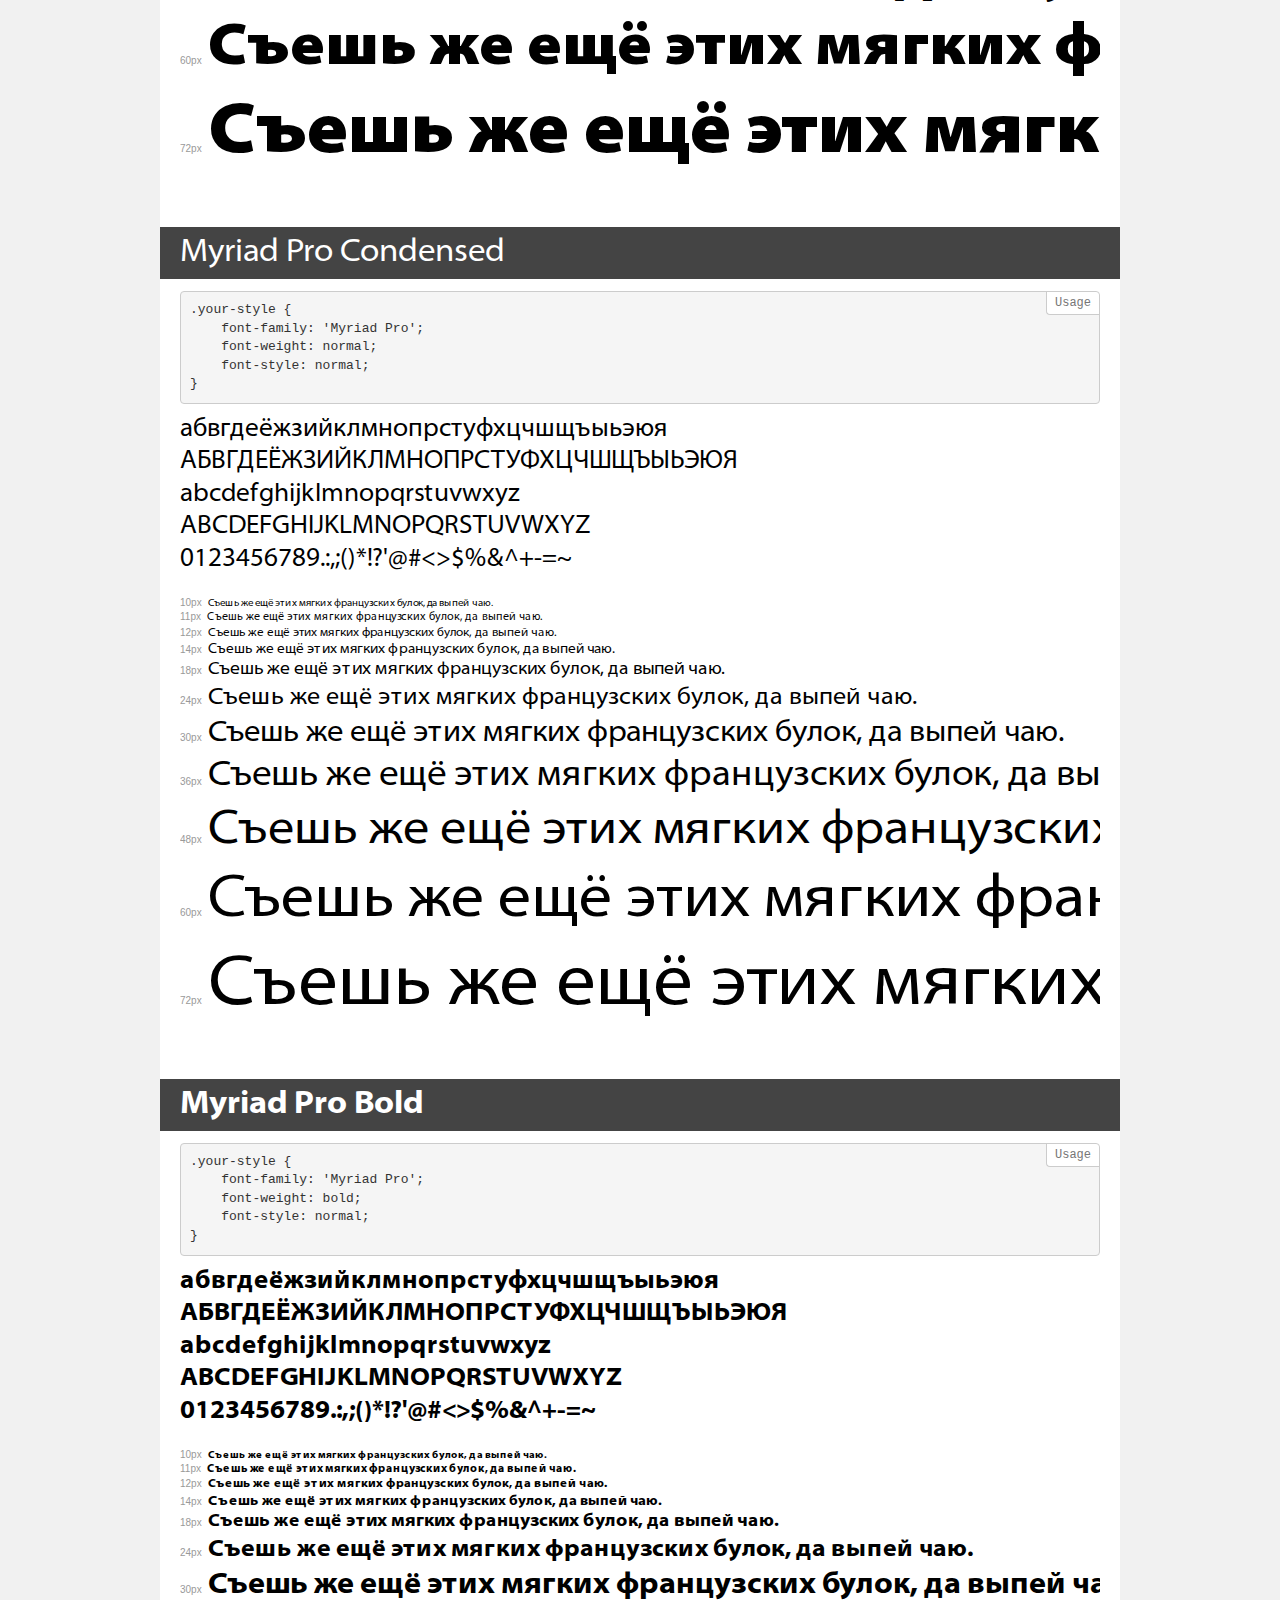
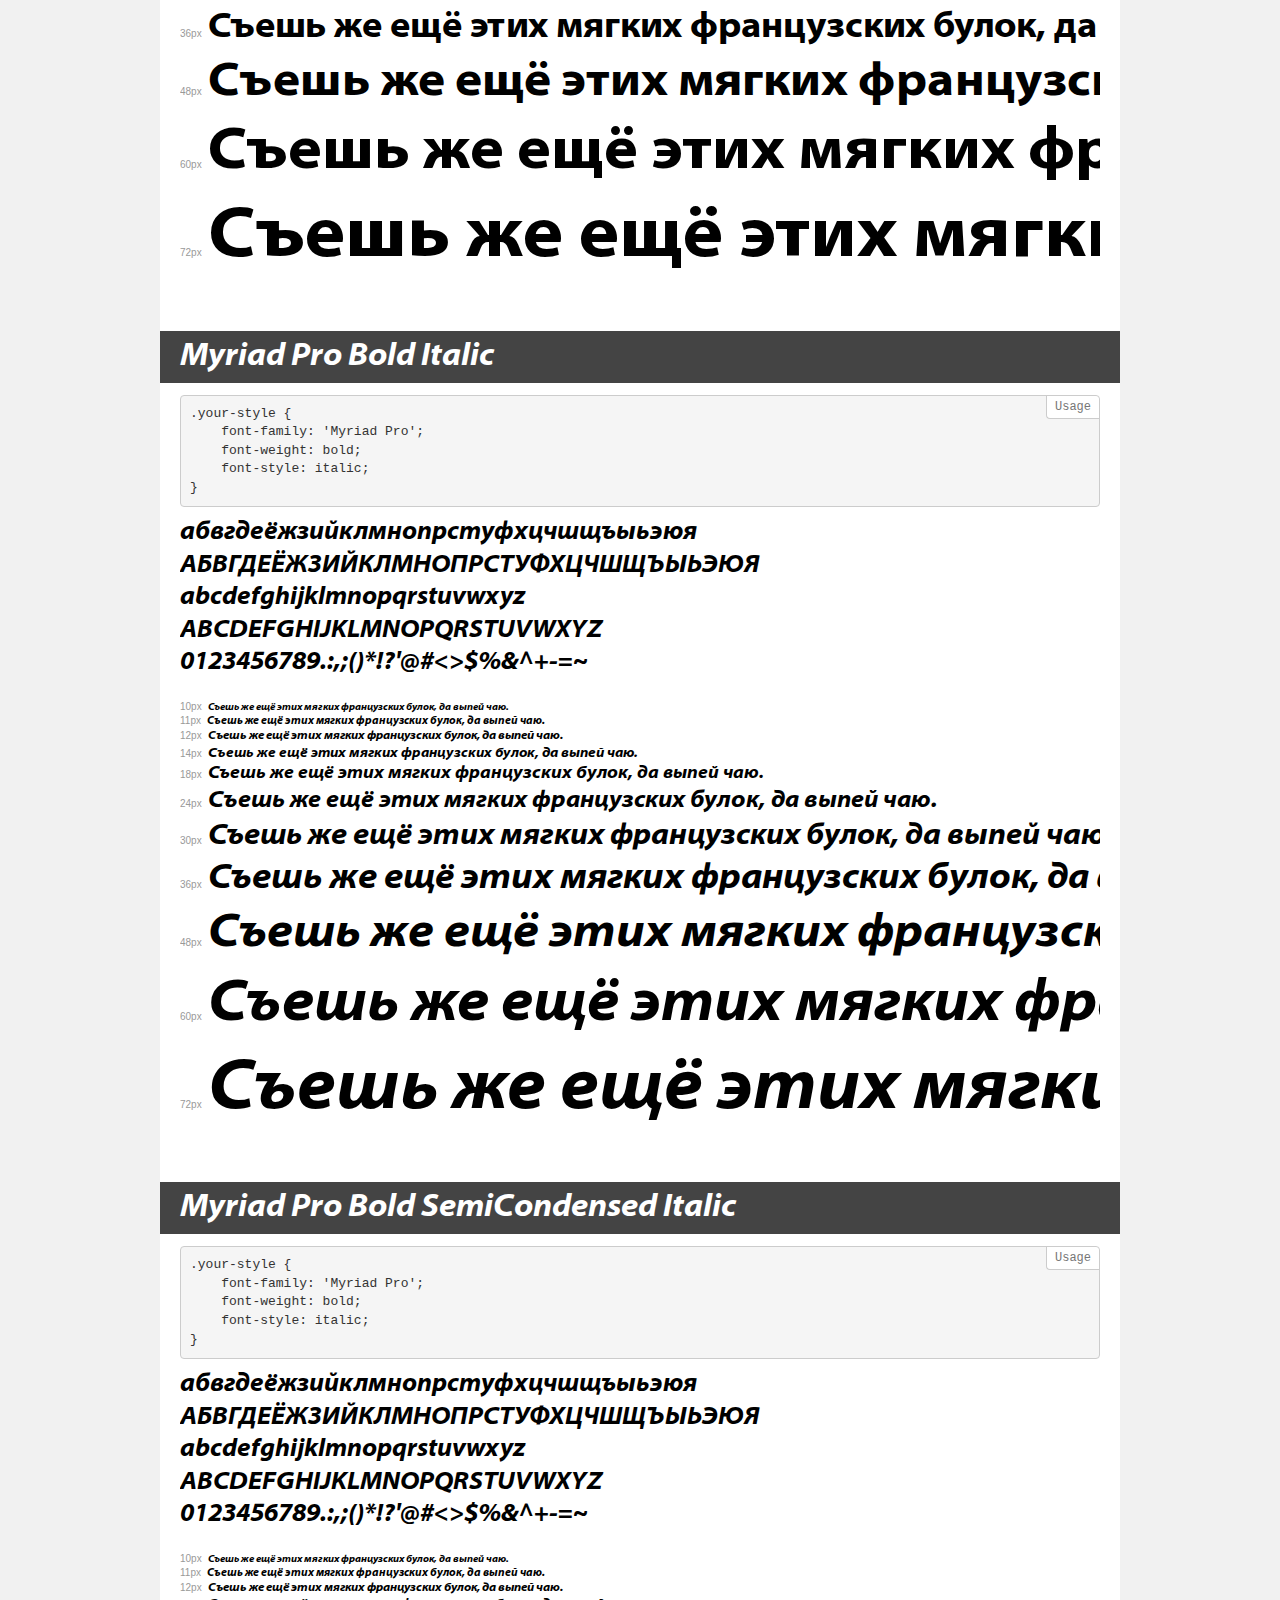
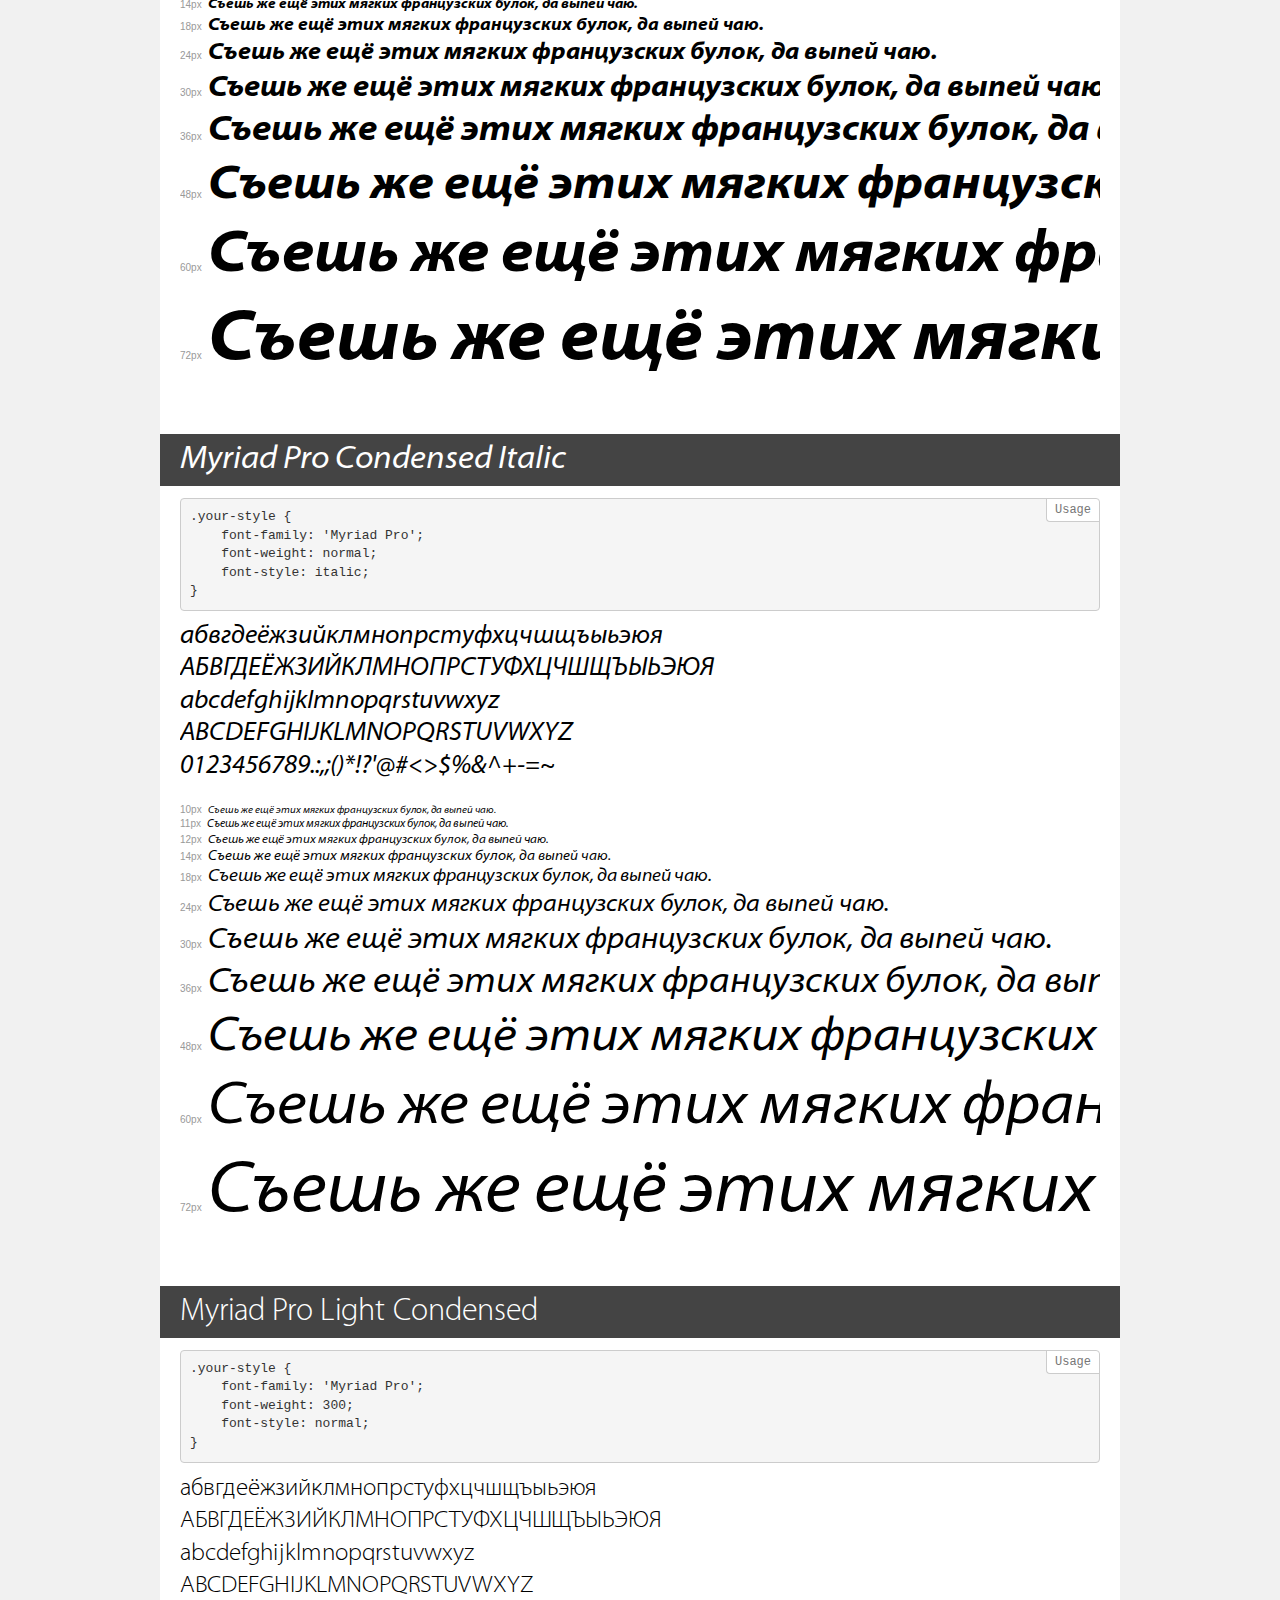
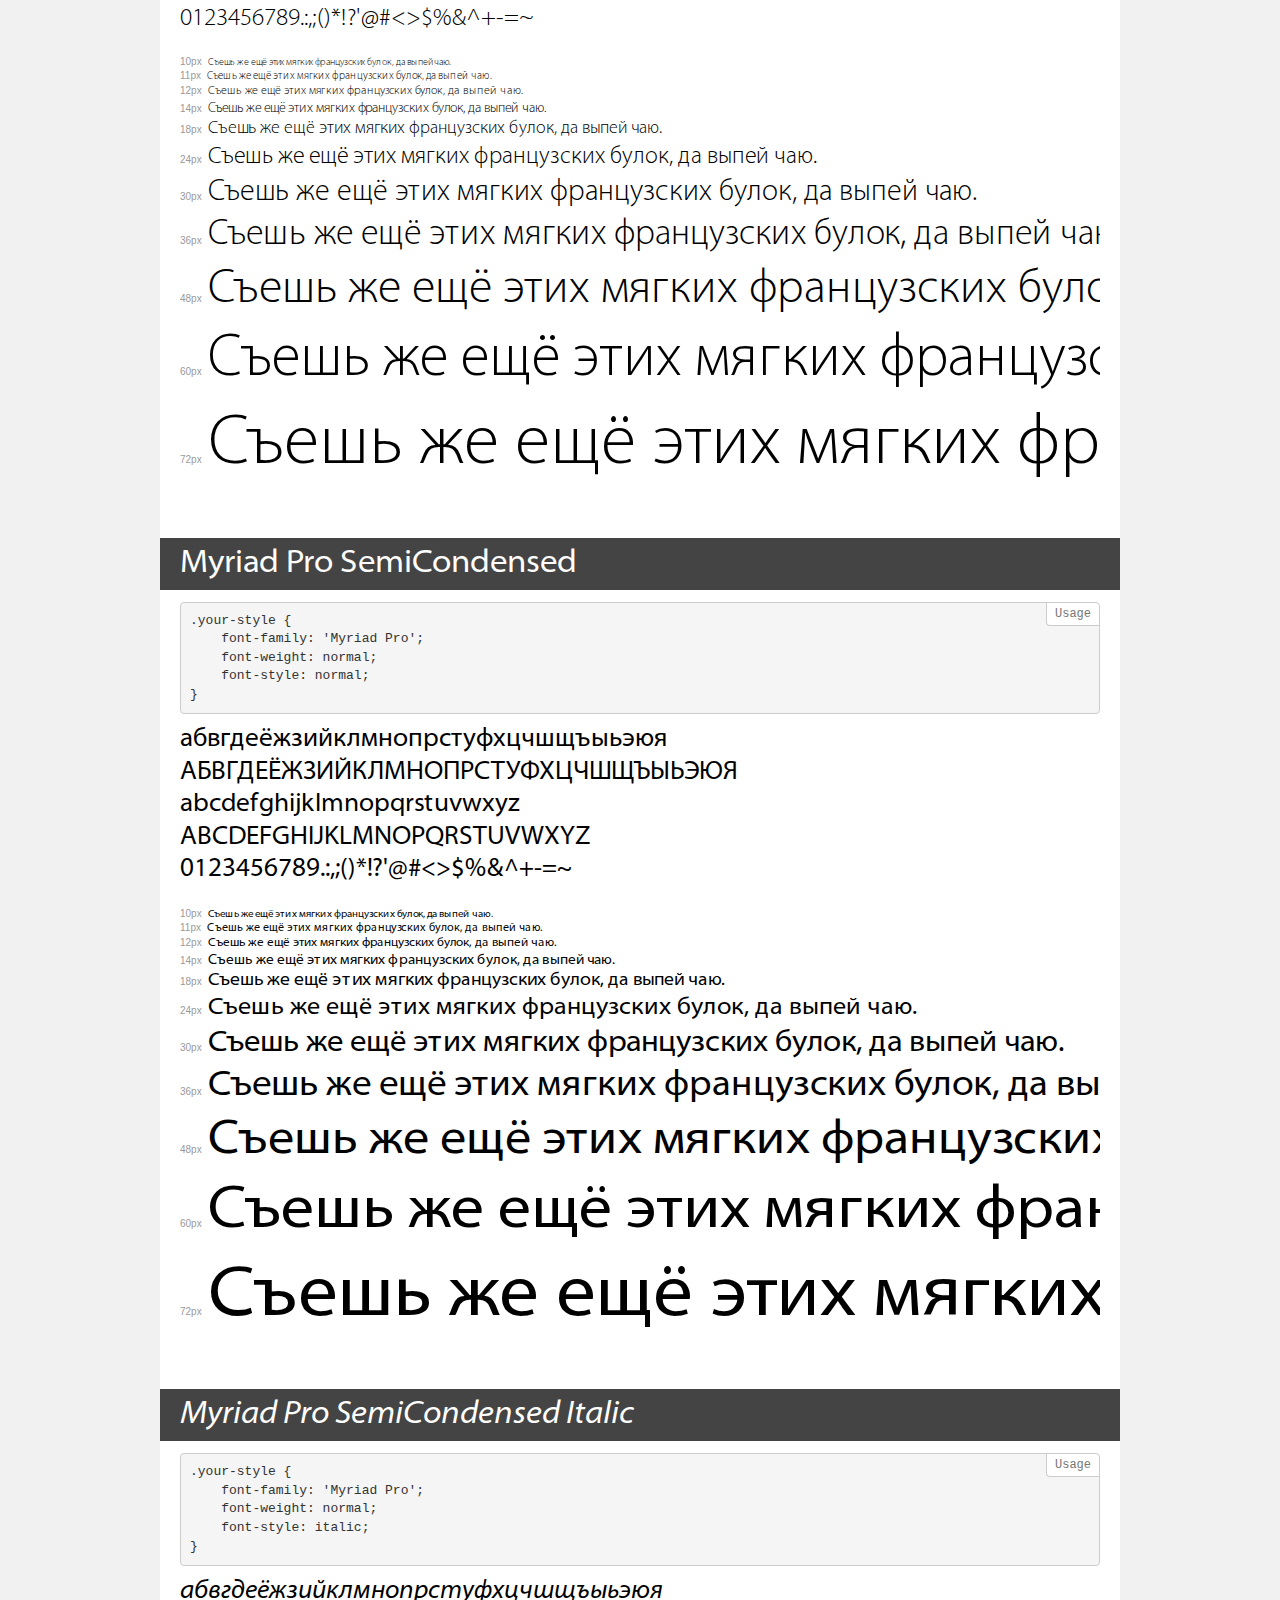
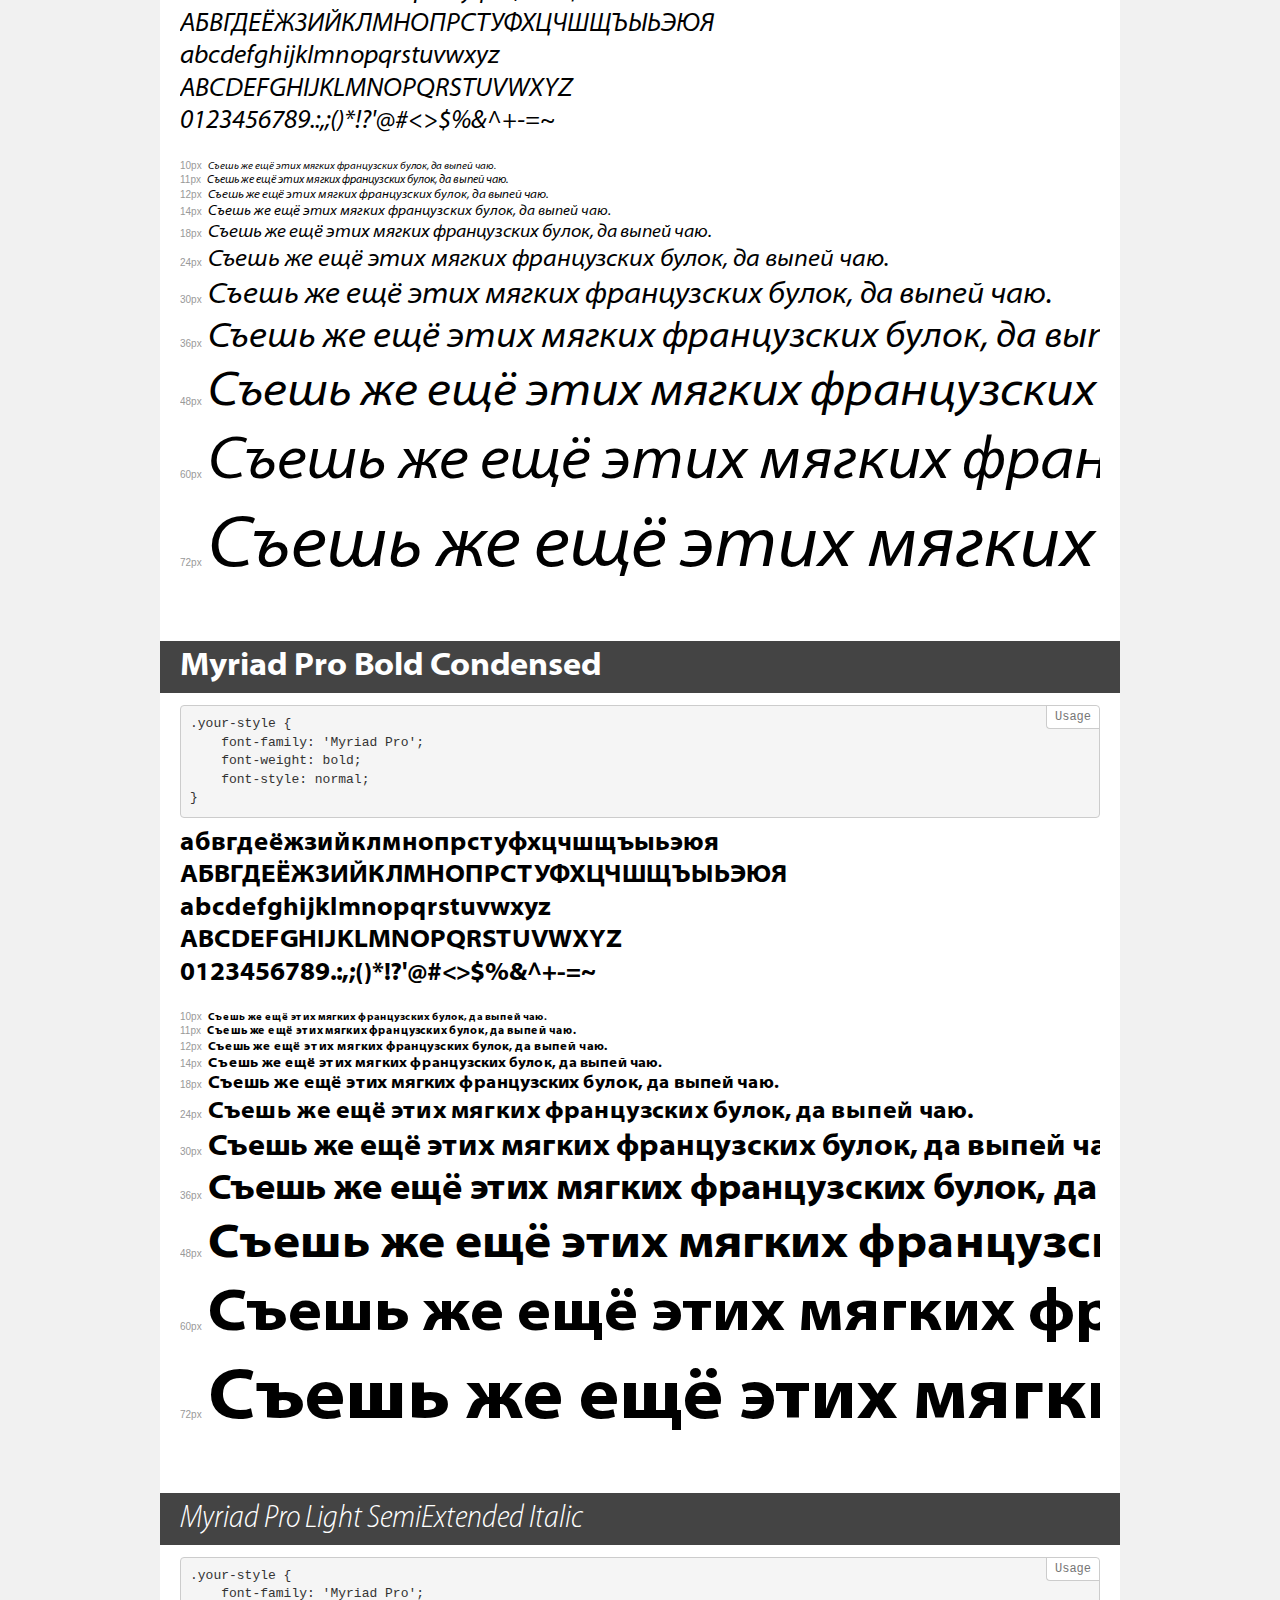
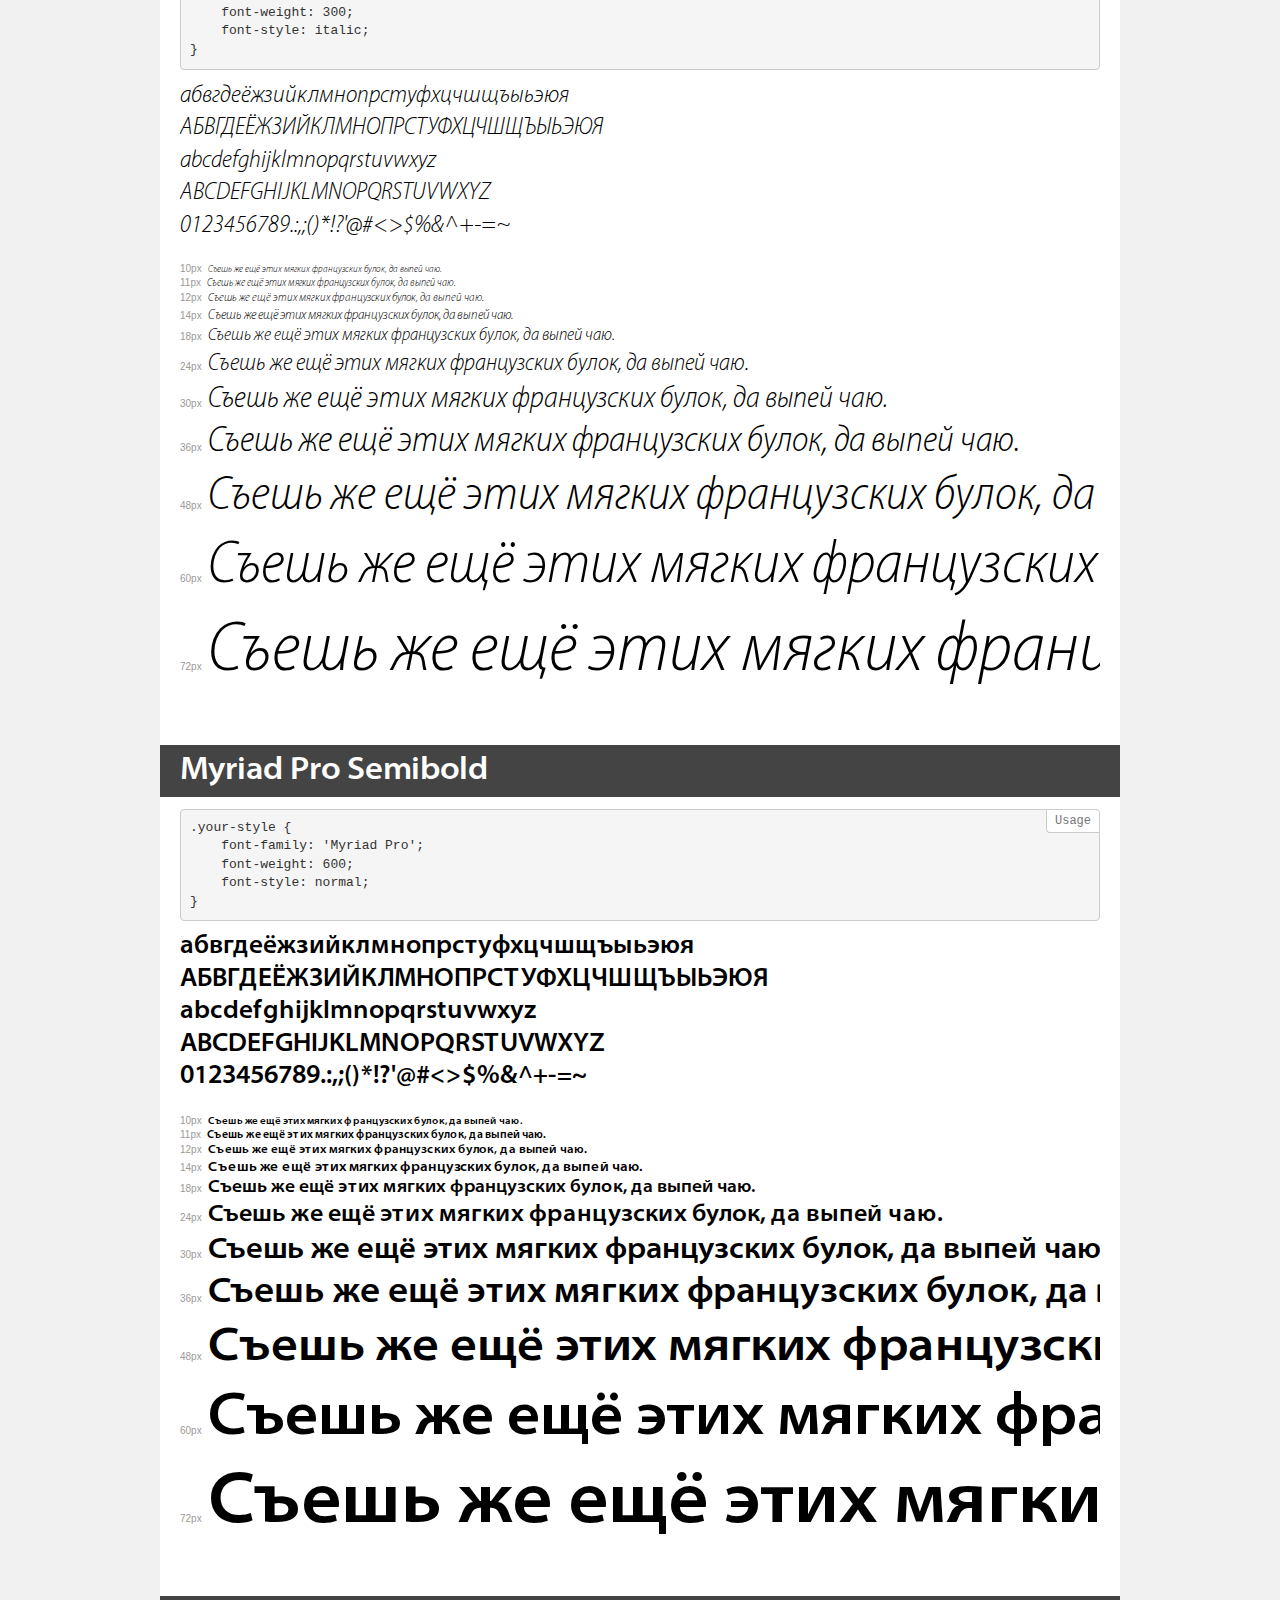
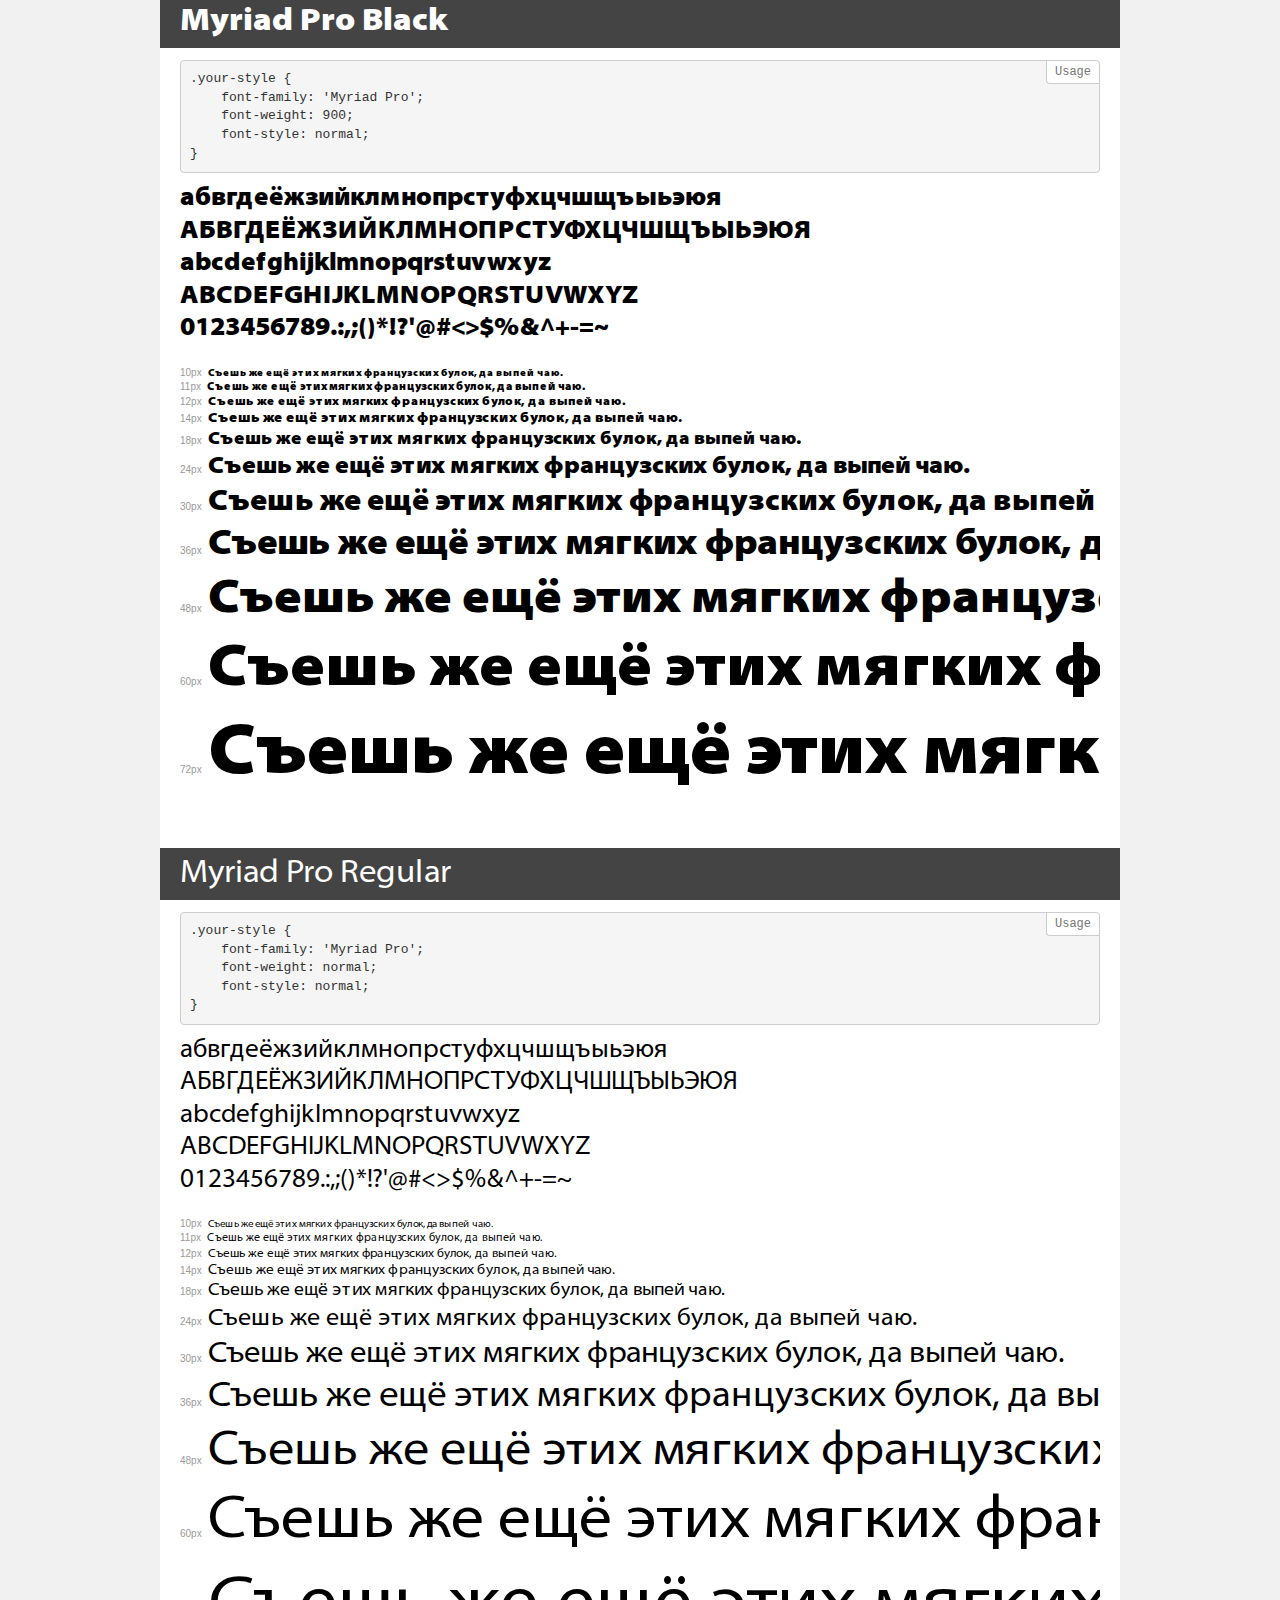
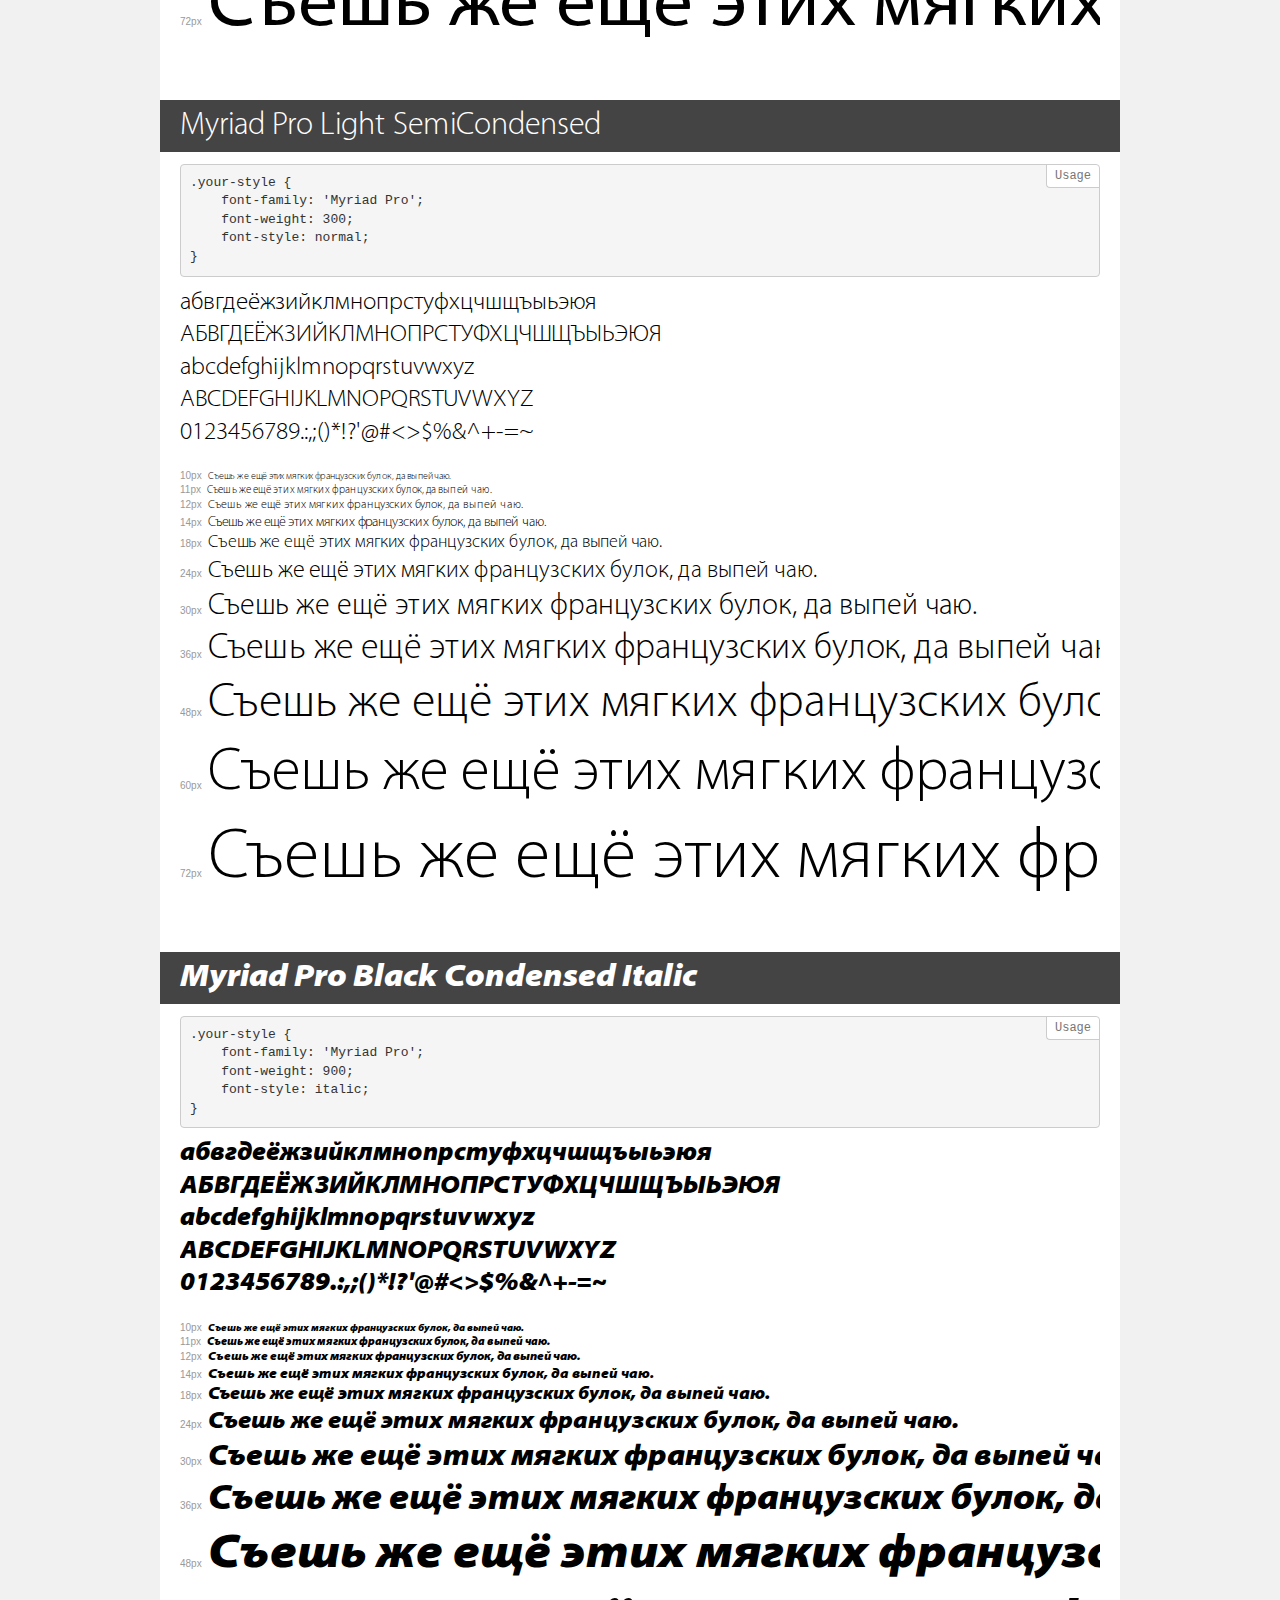
<file: Game/fonts/demo.html>
<!DOCTYPE html>
<html>
<head>
	<meta charset="utf-8">
	<meta http-equiv="X-UA-Compatible" content="IE=edge">
	<meta name="viewport" content="width=device-width, initial-scale=1">
	<meta name="robots" content="noindex, noarchive">
	<title>Transfonter demo</title>
	<link href="stylesheet.css" rel="stylesheet">
	<style>
		/*
		http://meyerweb.com/eric/tools/css/reset/
		v2.0 | 20110126
		License: none (public domain)
		*/
		html, body, div, span, applet, object, iframe,
		h1, h2, h3, h4, h5, h6, p, blockquote, pre,
		a, abbr, acronym, address, big, cite, code,
		del, dfn, em, img, ins, kbd, q, s, samp,
		small, strike, strong, sub, sup, tt, var,
		b, u, i, center,
		dl, dt, dd, ol, ul, li,
		fieldset, form, label, legend,
		table, caption, tbody, tfoot, thead, tr, th, td,
		article, aside, canvas, details, embed,
		figure, figcaption, footer, header, hgroup,
		menu, nav, output, ruby, section, summary,
		time, mark, audio, video {
			margin: 0;
			padding: 0;
			border: 0;
			font-size: 100%;
			font: inherit;
			vertical-align: baseline;
		}
		/* HTML5 display-role reset for older browsers */
		article, aside, details, figcaption, figure,
		footer, header, hgroup, menu, nav, section {
			display: block;
		}
		body {
			line-height: 1;
		}
		ol, ul {
			list-style: none;
		}
		blockquote, q {
			quotes: none;
		}
		blockquote:before, blockquote:after,
		q:before, q:after {
			content: '';
			content: none;
		}
		table {
			border-collapse: collapse;
			border-spacing: 0;
		}
		/* common styles */
		body {
			background: #f1f1f1;
			color: #000;
		}
		.page {
			background: #fff;
			width: 920px;
			margin: 0 auto;
			padding: 20px 20px 0 20px;
			overflow: hidden;
		}
		.font-container {
			overflow-x: auto;
			overflow-y: hidden;
			margin-bottom: 40px;
			line-height: 1.3;
			white-space: nowrap;
			padding-bottom: 5px;
		}
		h1 {
			position: relative;
			background: #444;
			font-size: 32px;
			color: #fff;
			padding: 10px 20px;
			margin: 0 -20px 12px -20px;
		}
		.letters {
			font-size: 25px;
			margin-bottom: 20px;
		}
		.s10:before {
			content: '10px';
		}
		.s11:before {
			content: '11px';
		}
		.s12:before {
			content: '12px';
		}
		.s14:before {
			content: '14px';
		}
		.s18:before {
			content: '18px';
		}
		.s24:before {
			content: '24px';
		}
		.s30:before {
			content: '30px';
		}
		.s36:before {
			content: '36px';
		}
		.s48:before {
			content: '48px';
		}
		.s60:before {
			content: '60px';
		}
		.s72:before {
			content: '72px';
		}
		.s10:before, .s11:before, .s12:before, .s14:before,
		.s18:before, .s24:before, .s30:before, .s36:before,
		.s48:before, .s60:before, .s72:before {
			font-family: Arial, sans-serif;
			font-size: 10px;
			font-weight: normal;
			font-style: normal;
			color: #999;
			padding-right: 6px;
		}
		pre {
			display: block;
			position: relative;
			padding: 9px;
			margin: 0 0 10px;
			font-family: Monaco, Menlo, Consolas, "Courier New", monospace !important;
			font-size: 13px;
			line-height: 1.428571429;
			color: #333;
			font-weight: normal !important;
			font-style: normal !important;
			background-color: #f5f5f5;
			border: 1px solid #ccc;
			overflow-x: auto;
			border-radius: 4px;
		}
		pre:after {
			display: block;
			position: absolute;
			right: 0;
			top: 0;
			content: 'Usage';
			line-height: 1;
			padding: 5px 8px;
			font-size: 12px;
			color: #767676;
			background-color: #fff;
			border: 1px solid #ccc;
			border-right: none;
			border-top: none;
			border-radius: 0 4px 0 4px;
			z-index: 10;
		}
		/* responsive */
		@media (max-width: 959px) {
			.page {
				width: auto;
				margin: 0;
			}
		}
	</style>
</head>
<body>
<div class="page">
	<div class="demo" style="font-family: 'Myriad Pro'; font-weight: bold; font-style: italic;">
		<h1>Myriad Pro Bold Condensed Italic</h1>
		<pre>.your-style {
    font-family: 'Myriad Pro';
    font-weight: bold;
    font-style: italic;
}</pre>
		<div class="font-container">
			<p class="letters">
				абвгдеёжзийклмнопрстуфхцчшщъыьэюя <br />
				АБВГДЕЁЖЗИЙКЛМНОПРСТУФХЦЧШЩЪЫЬЭЮЯ <br />
				abcdefghijklmnopqrstuvwxyz <br />
				ABCDEFGHIJKLMNOPQRSTUVWXYZ <br />				0123456789.:,;()*!?'@#<>$%&^+-=~
			</p>
			<p class="s10" style="font-size: 10px;">Съешь же ещё этих мягких французских булок, да выпей чаю.</p>
			<p class="s11" style="font-size: 11px;">Съешь же ещё этих мягких французских булок, да выпей чаю.</p>
			<p class="s12" style="font-size: 12px;">Съешь же ещё этих мягких французских булок, да выпей чаю.</p>
			<p class="s14" style="font-size: 14px;">Съешь же ещё этих мягких французских булок, да выпей чаю.</p>
			<p class="s18" style="font-size: 18px;">Съешь же ещё этих мягких французских булок, да выпей чаю.</p>
			<p class="s24" style="font-size: 24px;">Съешь же ещё этих мягких французских булок, да выпей чаю.</p>
			<p class="s30" style="font-size: 30px;">Съешь же ещё этих мягких французских булок, да выпей чаю.</p>
			<p class="s36" style="font-size: 36px;">Съешь же ещё этих мягких французских булок, да выпей чаю.</p>
			<p class="s48" style="font-size: 48px;">Съешь же ещё этих мягких французских булок, да выпей чаю.</p>
			<p class="s60" style="font-size: 60px;">Съешь же ещё этих мягких французских булок, да выпей чаю.</p>
			<p class="s72" style="font-size: 72px;">Съешь же ещё этих мягких французских булок, да выпей чаю.</p>
		</div>
	</div>
	<div class="demo" style="font-family: 'Myriad Pro'; font-weight: 900; font-style: italic;">
		<h1>Myriad Pro Black Italic</h1>
		<pre>.your-style {
    font-family: 'Myriad Pro';
    font-weight: 900;
    font-style: italic;
}</pre>
		<div class="font-container">
			<p class="letters">
				абвгдеёжзийклмнопрстуфхцчшщъыьэюя <br />
				АБВГДЕЁЖЗИЙКЛМНОПРСТУФХЦЧШЩЪЫЬЭЮЯ <br />
				abcdefghijklmnopqrstuvwxyz <br />
				ABCDEFGHIJKLMNOPQRSTUVWXYZ <br />				0123456789.:,;()*!?'@#<>$%&^+-=~
			</p>
			<p class="s10" style="font-size: 10px;">Съешь же ещё этих мягких французских булок, да выпей чаю.</p>
			<p class="s11" style="font-size: 11px;">Съешь же ещё этих мягких французских булок, да выпей чаю.</p>
			<p class="s12" style="font-size: 12px;">Съешь же ещё этих мягких французских булок, да выпей чаю.</p>
			<p class="s14" style="font-size: 14px;">Съешь же ещё этих мягких французских булок, да выпей чаю.</p>
			<p class="s18" style="font-size: 18px;">Съешь же ещё этих мягких французских булок, да выпей чаю.</p>
			<p class="s24" style="font-size: 24px;">Съешь же ещё этих мягких французских булок, да выпей чаю.</p>
			<p class="s30" style="font-size: 30px;">Съешь же ещё этих мягких французских булок, да выпей чаю.</p>
			<p class="s36" style="font-size: 36px;">Съешь же ещё этих мягких французских булок, да выпей чаю.</p>
			<p class="s48" style="font-size: 48px;">Съешь же ещё этих мягких французских булок, да выпей чаю.</p>
			<p class="s60" style="font-size: 60px;">Съешь же ещё этих мягких французских булок, да выпей чаю.</p>
			<p class="s72" style="font-size: 72px;">Съешь же ещё этих мягких французских булок, да выпей чаю.</p>
		</div>
	</div>
	<div class="demo" style="font-family: 'Myriad Pro'; font-weight: 300; font-style: italic;">
		<h1>Myriad Pro Light Italic</h1>
		<pre>.your-style {
    font-family: 'Myriad Pro';
    font-weight: 300;
    font-style: italic;
}</pre>
		<div class="font-container">
			<p class="letters">
				абвгдеёжзийклмнопрстуфхцчшщъыьэюя <br />
				АБВГДЕЁЖЗИЙКЛМНОПРСТУФХЦЧШЩЪЫЬЭЮЯ <br />
				abcdefghijklmnopqrstuvwxyz <br />
				ABCDEFGHIJKLMNOPQRSTUVWXYZ <br />				0123456789.:,;()*!?'@#<>$%&^+-=~
			</p>
			<p class="s10" style="font-size: 10px;">Съешь же ещё этих мягких французских булок, да выпей чаю.</p>
			<p class="s11" style="font-size: 11px;">Съешь же ещё этих мягких французских булок, да выпей чаю.</p>
			<p class="s12" style="font-size: 12px;">Съешь же ещё этих мягких французских булок, да выпей чаю.</p>
			<p class="s14" style="font-size: 14px;">Съешь же ещё этих мягких французских булок, да выпей чаю.</p>
			<p class="s18" style="font-size: 18px;">Съешь же ещё этих мягких французских булок, да выпей чаю.</p>
			<p class="s24" style="font-size: 24px;">Съешь же ещё этих мягких французских булок, да выпей чаю.</p>
			<p class="s30" style="font-size: 30px;">Съешь же ещё этих мягких французских булок, да выпей чаю.</p>
			<p class="s36" style="font-size: 36px;">Съешь же ещё этих мягких французских булок, да выпей чаю.</p>
			<p class="s48" style="font-size: 48px;">Съешь же ещё этих мягких французских булок, да выпей чаю.</p>
			<p class="s60" style="font-size: 60px;">Съешь же ещё этих мягких французских булок, да выпей чаю.</p>
			<p class="s72" style="font-size: 72px;">Съешь же ещё этих мягких французских булок, да выпей чаю.</p>
		</div>
	</div>
	<div class="demo" style="font-family: 'Myriad Pro'; font-weight: 900; font-style: normal;">
		<h1>Myriad Pro Black Condensed</h1>
		<pre>.your-style {
    font-family: 'Myriad Pro';
    font-weight: 900;
    font-style: normal;
}</pre>
		<div class="font-container">
			<p class="letters">
				абвгдеёжзийклмнопрстуфхцчшщъыьэюя <br />
				АБВГДЕЁЖЗИЙКЛМНОПРСТУФХЦЧШЩЪЫЬЭЮЯ <br />
				abcdefghijklmnopqrstuvwxyz <br />
				ABCDEFGHIJKLMNOPQRSTUVWXYZ <br />				0123456789.:,;()*!?'@#<>$%&^+-=~
			</p>
			<p class="s10" style="font-size: 10px;">Съешь же ещё этих мягких французских булок, да выпей чаю.</p>
			<p class="s11" style="font-size: 11px;">Съешь же ещё этих мягких французских булок, да выпей чаю.</p>
			<p class="s12" style="font-size: 12px;">Съешь же ещё этих мягких французских булок, да выпей чаю.</p>
			<p class="s14" style="font-size: 14px;">Съешь же ещё этих мягких французских булок, да выпей чаю.</p>
			<p class="s18" style="font-size: 18px;">Съешь же ещё этих мягких французских булок, да выпей чаю.</p>
			<p class="s24" style="font-size: 24px;">Съешь же ещё этих мягких французских булок, да выпей чаю.</p>
			<p class="s30" style="font-size: 30px;">Съешь же ещё этих мягких французских булок, да выпей чаю.</p>
			<p class="s36" style="font-size: 36px;">Съешь же ещё этих мягких французских булок, да выпей чаю.</p>
			<p class="s48" style="font-size: 48px;">Съешь же ещё этих мягких французских булок, да выпей чаю.</p>
			<p class="s60" style="font-size: 60px;">Съешь же ещё этих мягких французских булок, да выпей чаю.</p>
			<p class="s72" style="font-size: 72px;">Съешь же ещё этих мягких французских булок, да выпей чаю.</p>
		</div>
	</div>
	<div class="demo" style="font-family: 'Myriad Pro'; font-weight: normal; font-style: normal;">
		<h1>Myriad Pro Condensed</h1>
		<pre>.your-style {
    font-family: 'Myriad Pro';
    font-weight: normal;
    font-style: normal;
}</pre>
		<div class="font-container">
			<p class="letters">
				абвгдеёжзийклмнопрстуфхцчшщъыьэюя <br />
				АБВГДЕЁЖЗИЙКЛМНОПРСТУФХЦЧШЩЪЫЬЭЮЯ <br />
				abcdefghijklmnopqrstuvwxyz <br />
				ABCDEFGHIJKLMNOPQRSTUVWXYZ <br />				0123456789.:,;()*!?'@#<>$%&^+-=~
			</p>
			<p class="s10" style="font-size: 10px;">Съешь же ещё этих мягких французских булок, да выпей чаю.</p>
			<p class="s11" style="font-size: 11px;">Съешь же ещё этих мягких французских булок, да выпей чаю.</p>
			<p class="s12" style="font-size: 12px;">Съешь же ещё этих мягких французских булок, да выпей чаю.</p>
			<p class="s14" style="font-size: 14px;">Съешь же ещё этих мягких французских булок, да выпей чаю.</p>
			<p class="s18" style="font-size: 18px;">Съешь же ещё этих мягких французских булок, да выпей чаю.</p>
			<p class="s24" style="font-size: 24px;">Съешь же ещё этих мягких французских булок, да выпей чаю.</p>
			<p class="s30" style="font-size: 30px;">Съешь же ещё этих мягких французских булок, да выпей чаю.</p>
			<p class="s36" style="font-size: 36px;">Съешь же ещё этих мягких французских булок, да выпей чаю.</p>
			<p class="s48" style="font-size: 48px;">Съешь же ещё этих мягких французских булок, да выпей чаю.</p>
			<p class="s60" style="font-size: 60px;">Съешь же ещё этих мягких французских булок, да выпей чаю.</p>
			<p class="s72" style="font-size: 72px;">Съешь же ещё этих мягких французских булок, да выпей чаю.</p>
		</div>
	</div>
	<div class="demo" style="font-family: 'Myriad Pro'; font-weight: bold; font-style: normal;">
		<h1>Myriad Pro Bold</h1>
		<pre>.your-style {
    font-family: 'Myriad Pro';
    font-weight: bold;
    font-style: normal;
}</pre>
		<div class="font-container">
			<p class="letters">
				абвгдеёжзийклмнопрстуфхцчшщъыьэюя <br />
				АБВГДЕЁЖЗИЙКЛМНОПРСТУФХЦЧШЩЪЫЬЭЮЯ <br />
				abcdefghijklmnopqrstuvwxyz <br />
				ABCDEFGHIJKLMNOPQRSTUVWXYZ <br />				0123456789.:,;()*!?'@#<>$%&^+-=~
			</p>
			<p class="s10" style="font-size: 10px;">Съешь же ещё этих мягких французских булок, да выпей чаю.</p>
			<p class="s11" style="font-size: 11px;">Съешь же ещё этих мягких французских булок, да выпей чаю.</p>
			<p class="s12" style="font-size: 12px;">Съешь же ещё этих мягких французских булок, да выпей чаю.</p>
			<p class="s14" style="font-size: 14px;">Съешь же ещё этих мягких французских булок, да выпей чаю.</p>
			<p class="s18" style="font-size: 18px;">Съешь же ещё этих мягких французских булок, да выпей чаю.</p>
			<p class="s24" style="font-size: 24px;">Съешь же ещё этих мягких французских булок, да выпей чаю.</p>
			<p class="s30" style="font-size: 30px;">Съешь же ещё этих мягких французских булок, да выпей чаю.</p>
			<p class="s36" style="font-size: 36px;">Съешь же ещё этих мягких французских булок, да выпей чаю.</p>
			<p class="s48" style="font-size: 48px;">Съешь же ещё этих мягких французских булок, да выпей чаю.</p>
			<p class="s60" style="font-size: 60px;">Съешь же ещё этих мягких французских булок, да выпей чаю.</p>
			<p class="s72" style="font-size: 72px;">Съешь же ещё этих мягких французских булок, да выпей чаю.</p>
		</div>
	</div>
	<div class="demo" style="font-family: 'Myriad Pro'; font-weight: bold; font-style: italic;">
		<h1>Myriad Pro Bold Italic</h1>
		<pre>.your-style {
    font-family: 'Myriad Pro';
    font-weight: bold;
    font-style: italic;
}</pre>
		<div class="font-container">
			<p class="letters">
				абвгдеёжзийклмнопрстуфхцчшщъыьэюя <br />
				АБВГДЕЁЖЗИЙКЛМНОПРСТУФХЦЧШЩЪЫЬЭЮЯ <br />
				abcdefghijklmnopqrstuvwxyz <br />
				ABCDEFGHIJKLMNOPQRSTUVWXYZ <br />				0123456789.:,;()*!?'@#<>$%&^+-=~
			</p>
			<p class="s10" style="font-size: 10px;">Съешь же ещё этих мягких французских булок, да выпей чаю.</p>
			<p class="s11" style="font-size: 11px;">Съешь же ещё этих мягких французских булок, да выпей чаю.</p>
			<p class="s12" style="font-size: 12px;">Съешь же ещё этих мягких французских булок, да выпей чаю.</p>
			<p class="s14" style="font-size: 14px;">Съешь же ещё этих мягких французских булок, да выпей чаю.</p>
			<p class="s18" style="font-size: 18px;">Съешь же ещё этих мягких французских булок, да выпей чаю.</p>
			<p class="s24" style="font-size: 24px;">Съешь же ещё этих мягких французских булок, да выпей чаю.</p>
			<p class="s30" style="font-size: 30px;">Съешь же ещё этих мягких французских булок, да выпей чаю.</p>
			<p class="s36" style="font-size: 36px;">Съешь же ещё этих мягких французских булок, да выпей чаю.</p>
			<p class="s48" style="font-size: 48px;">Съешь же ещё этих мягких французских булок, да выпей чаю.</p>
			<p class="s60" style="font-size: 60px;">Съешь же ещё этих мягких французских булок, да выпей чаю.</p>
			<p class="s72" style="font-size: 72px;">Съешь же ещё этих мягких французских булок, да выпей чаю.</p>
		</div>
	</div>
	<div class="demo" style="font-family: 'Myriad Pro'; font-weight: bold; font-style: italic;">
		<h1>Myriad Pro Bold SemiCondensed Italic</h1>
		<pre>.your-style {
    font-family: 'Myriad Pro';
    font-weight: bold;
    font-style: italic;
}</pre>
		<div class="font-container">
			<p class="letters">
				абвгдеёжзийклмнопрстуфхцчшщъыьэюя <br />
				АБВГДЕЁЖЗИЙКЛМНОПРСТУФХЦЧШЩЪЫЬЭЮЯ <br />
				abcdefghijklmnopqrstuvwxyz <br />
				ABCDEFGHIJKLMNOPQRSTUVWXYZ <br />				0123456789.:,;()*!?'@#<>$%&^+-=~
			</p>
			<p class="s10" style="font-size: 10px;">Съешь же ещё этих мягких французских булок, да выпей чаю.</p>
			<p class="s11" style="font-size: 11px;">Съешь же ещё этих мягких французских булок, да выпей чаю.</p>
			<p class="s12" style="font-size: 12px;">Съешь же ещё этих мягких французских булок, да выпей чаю.</p>
			<p class="s14" style="font-size: 14px;">Съешь же ещё этих мягких французских булок, да выпей чаю.</p>
			<p class="s18" style="font-size: 18px;">Съешь же ещё этих мягких французских булок, да выпей чаю.</p>
			<p class="s24" style="font-size: 24px;">Съешь же ещё этих мягких французских булок, да выпей чаю.</p>
			<p class="s30" style="font-size: 30px;">Съешь же ещё этих мягких французских булок, да выпей чаю.</p>
			<p class="s36" style="font-size: 36px;">Съешь же ещё этих мягких французских булок, да выпей чаю.</p>
			<p class="s48" style="font-size: 48px;">Съешь же ещё этих мягких французских булок, да выпей чаю.</p>
			<p class="s60" style="font-size: 60px;">Съешь же ещё этих мягких французских булок, да выпей чаю.</p>
			<p class="s72" style="font-size: 72px;">Съешь же ещё этих мягких французских булок, да выпей чаю.</p>
		</div>
	</div>
	<div class="demo" style="font-family: 'Myriad Pro'; font-weight: normal; font-style: italic;">
		<h1>Myriad Pro Condensed Italic</h1>
		<pre>.your-style {
    font-family: 'Myriad Pro';
    font-weight: normal;
    font-style: italic;
}</pre>
		<div class="font-container">
			<p class="letters">
				абвгдеёжзийклмнопрстуфхцчшщъыьэюя <br />
				АБВГДЕЁЖЗИЙКЛМНОПРСТУФХЦЧШЩЪЫЬЭЮЯ <br />
				abcdefghijklmnopqrstuvwxyz <br />
				ABCDEFGHIJKLMNOPQRSTUVWXYZ <br />				0123456789.:,;()*!?'@#<>$%&^+-=~
			</p>
			<p class="s10" style="font-size: 10px;">Съешь же ещё этих мягких французских булок, да выпей чаю.</p>
			<p class="s11" style="font-size: 11px;">Съешь же ещё этих мягких французских булок, да выпей чаю.</p>
			<p class="s12" style="font-size: 12px;">Съешь же ещё этих мягких французских булок, да выпей чаю.</p>
			<p class="s14" style="font-size: 14px;">Съешь же ещё этих мягких французских булок, да выпей чаю.</p>
			<p class="s18" style="font-size: 18px;">Съешь же ещё этих мягких французских булок, да выпей чаю.</p>
			<p class="s24" style="font-size: 24px;">Съешь же ещё этих мягких французских булок, да выпей чаю.</p>
			<p class="s30" style="font-size: 30px;">Съешь же ещё этих мягких французских булок, да выпей чаю.</p>
			<p class="s36" style="font-size: 36px;">Съешь же ещё этих мягких французских булок, да выпей чаю.</p>
			<p class="s48" style="font-size: 48px;">Съешь же ещё этих мягких французских булок, да выпей чаю.</p>
			<p class="s60" style="font-size: 60px;">Съешь же ещё этих мягких французских булок, да выпей чаю.</p>
			<p class="s72" style="font-size: 72px;">Съешь же ещё этих мягких французских булок, да выпей чаю.</p>
		</div>
	</div>
	<div class="demo" style="font-family: 'Myriad Pro'; font-weight: 300; font-style: normal;">
		<h1>Myriad Pro Light Condensed</h1>
		<pre>.your-style {
    font-family: 'Myriad Pro';
    font-weight: 300;
    font-style: normal;
}</pre>
		<div class="font-container">
			<p class="letters">
				абвгдеёжзийклмнопрстуфхцчшщъыьэюя <br />
				АБВГДЕЁЖЗИЙКЛМНОПРСТУФХЦЧШЩЪЫЬЭЮЯ <br />
				abcdefghijklmnopqrstuvwxyz <br />
				ABCDEFGHIJKLMNOPQRSTUVWXYZ <br />				0123456789.:,;()*!?'@#<>$%&^+-=~
			</p>
			<p class="s10" style="font-size: 10px;">Съешь же ещё этих мягких французских булок, да выпей чаю.</p>
			<p class="s11" style="font-size: 11px;">Съешь же ещё этих мягких французских булок, да выпей чаю.</p>
			<p class="s12" style="font-size: 12px;">Съешь же ещё этих мягких французских булок, да выпей чаю.</p>
			<p class="s14" style="font-size: 14px;">Съешь же ещё этих мягких французских булок, да выпей чаю.</p>
			<p class="s18" style="font-size: 18px;">Съешь же ещё этих мягких французских булок, да выпей чаю.</p>
			<p class="s24" style="font-size: 24px;">Съешь же ещё этих мягких французских булок, да выпей чаю.</p>
			<p class="s30" style="font-size: 30px;">Съешь же ещё этих мягких французских булок, да выпей чаю.</p>
			<p class="s36" style="font-size: 36px;">Съешь же ещё этих мягких французских булок, да выпей чаю.</p>
			<p class="s48" style="font-size: 48px;">Съешь же ещё этих мягких французских булок, да выпей чаю.</p>
			<p class="s60" style="font-size: 60px;">Съешь же ещё этих мягких французских булок, да выпей чаю.</p>
			<p class="s72" style="font-size: 72px;">Съешь же ещё этих мягких французских булок, да выпей чаю.</p>
		</div>
	</div>
	<div class="demo" style="font-family: 'Myriad Pro'; font-weight: normal; font-style: normal;">
		<h1>Myriad Pro SemiCondensed</h1>
		<pre>.your-style {
    font-family: 'Myriad Pro';
    font-weight: normal;
    font-style: normal;
}</pre>
		<div class="font-container">
			<p class="letters">
				абвгдеёжзийклмнопрстуфхцчшщъыьэюя <br />
				АБВГДЕЁЖЗИЙКЛМНОПРСТУФХЦЧШЩЪЫЬЭЮЯ <br />
				abcdefghijklmnopqrstuvwxyz <br />
				ABCDEFGHIJKLMNOPQRSTUVWXYZ <br />				0123456789.:,;()*!?'@#<>$%&^+-=~
			</p>
			<p class="s10" style="font-size: 10px;">Съешь же ещё этих мягких французских булок, да выпей чаю.</p>
			<p class="s11" style="font-size: 11px;">Съешь же ещё этих мягких французских булок, да выпей чаю.</p>
			<p class="s12" style="font-size: 12px;">Съешь же ещё этих мягких французских булок, да выпей чаю.</p>
			<p class="s14" style="font-size: 14px;">Съешь же ещё этих мягких французских булок, да выпей чаю.</p>
			<p class="s18" style="font-size: 18px;">Съешь же ещё этих мягких французских булок, да выпей чаю.</p>
			<p class="s24" style="font-size: 24px;">Съешь же ещё этих мягких французских булок, да выпей чаю.</p>
			<p class="s30" style="font-size: 30px;">Съешь же ещё этих мягких французских булок, да выпей чаю.</p>
			<p class="s36" style="font-size: 36px;">Съешь же ещё этих мягких французских булок, да выпей чаю.</p>
			<p class="s48" style="font-size: 48px;">Съешь же ещё этих мягких французских булок, да выпей чаю.</p>
			<p class="s60" style="font-size: 60px;">Съешь же ещё этих мягких французских булок, да выпей чаю.</p>
			<p class="s72" style="font-size: 72px;">Съешь же ещё этих мягких французских булок, да выпей чаю.</p>
		</div>
	</div>
	<div class="demo" style="font-family: 'Myriad Pro'; font-weight: normal; font-style: italic;">
		<h1>Myriad Pro SemiCondensed Italic</h1>
		<pre>.your-style {
    font-family: 'Myriad Pro';
    font-weight: normal;
    font-style: italic;
}</pre>
		<div class="font-container">
			<p class="letters">
				абвгдеёжзийклмнопрстуфхцчшщъыьэюя <br />
				АБВГДЕЁЖЗИЙКЛМНОПРСТУФХЦЧШЩЪЫЬЭЮЯ <br />
				abcdefghijklmnopqrstuvwxyz <br />
				ABCDEFGHIJKLMNOPQRSTUVWXYZ <br />				0123456789.:,;()*!?'@#<>$%&^+-=~
			</p>
			<p class="s10" style="font-size: 10px;">Съешь же ещё этих мягких французских булок, да выпей чаю.</p>
			<p class="s11" style="font-size: 11px;">Съешь же ещё этих мягких французских булок, да выпей чаю.</p>
			<p class="s12" style="font-size: 12px;">Съешь же ещё этих мягких французских булок, да выпей чаю.</p>
			<p class="s14" style="font-size: 14px;">Съешь же ещё этих мягких французских булок, да выпей чаю.</p>
			<p class="s18" style="font-size: 18px;">Съешь же ещё этих мягких французских булок, да выпей чаю.</p>
			<p class="s24" style="font-size: 24px;">Съешь же ещё этих мягких французских булок, да выпей чаю.</p>
			<p class="s30" style="font-size: 30px;">Съешь же ещё этих мягких французских булок, да выпей чаю.</p>
			<p class="s36" style="font-size: 36px;">Съешь же ещё этих мягких французских булок, да выпей чаю.</p>
			<p class="s48" style="font-size: 48px;">Съешь же ещё этих мягких французских булок, да выпей чаю.</p>
			<p class="s60" style="font-size: 60px;">Съешь же ещё этих мягких французских булок, да выпей чаю.</p>
			<p class="s72" style="font-size: 72px;">Съешь же ещё этих мягких французских булок, да выпей чаю.</p>
		</div>
	</div>
	<div class="demo" style="font-family: 'Myriad Pro'; font-weight: bold; font-style: normal;">
		<h1>Myriad Pro Bold Condensed</h1>
		<pre>.your-style {
    font-family: 'Myriad Pro';
    font-weight: bold;
    font-style: normal;
}</pre>
		<div class="font-container">
			<p class="letters">
				абвгдеёжзийклмнопрстуфхцчшщъыьэюя <br />
				АБВГДЕЁЖЗИЙКЛМНОПРСТУФХЦЧШЩЪЫЬЭЮЯ <br />
				abcdefghijklmnopqrstuvwxyz <br />
				ABCDEFGHIJKLMNOPQRSTUVWXYZ <br />				0123456789.:,;()*!?'@#<>$%&^+-=~
			</p>
			<p class="s10" style="font-size: 10px;">Съешь же ещё этих мягких французских булок, да выпей чаю.</p>
			<p class="s11" style="font-size: 11px;">Съешь же ещё этих мягких французских булок, да выпей чаю.</p>
			<p class="s12" style="font-size: 12px;">Съешь же ещё этих мягких французских булок, да выпей чаю.</p>
			<p class="s14" style="font-size: 14px;">Съешь же ещё этих мягких французских булок, да выпей чаю.</p>
			<p class="s18" style="font-size: 18px;">Съешь же ещё этих мягких французских булок, да выпей чаю.</p>
			<p class="s24" style="font-size: 24px;">Съешь же ещё этих мягких французских булок, да выпей чаю.</p>
			<p class="s30" style="font-size: 30px;">Съешь же ещё этих мягких французских булок, да выпей чаю.</p>
			<p class="s36" style="font-size: 36px;">Съешь же ещё этих мягких французских булок, да выпей чаю.</p>
			<p class="s48" style="font-size: 48px;">Съешь же ещё этих мягких французских булок, да выпей чаю.</p>
			<p class="s60" style="font-size: 60px;">Съешь же ещё этих мягких французских булок, да выпей чаю.</p>
			<p class="s72" style="font-size: 72px;">Съешь же ещё этих мягких французских булок, да выпей чаю.</p>
		</div>
	</div>
	<div class="demo" style="font-family: 'Myriad Pro'; font-weight: 300; font-style: italic;">
		<h1>Myriad Pro Light SemiExtended Italic</h1>
		<pre>.your-style {
    font-family: 'Myriad Pro';
    font-weight: 300;
    font-style: italic;
}</pre>
		<div class="font-container">
			<p class="letters">
				абвгдеёжзийклмнопрстуфхцчшщъыьэюя <br />
				АБВГДЕЁЖЗИЙКЛМНОПРСТУФХЦЧШЩЪЫЬЭЮЯ <br />
				abcdefghijklmnopqrstuvwxyz <br />
				ABCDEFGHIJKLMNOPQRSTUVWXYZ <br />				0123456789.:,;()*!?'@#<>$%&^+-=~
			</p>
			<p class="s10" style="font-size: 10px;">Съешь же ещё этих мягких французских булок, да выпей чаю.</p>
			<p class="s11" style="font-size: 11px;">Съешь же ещё этих мягких французских булок, да выпей чаю.</p>
			<p class="s12" style="font-size: 12px;">Съешь же ещё этих мягких французских булок, да выпей чаю.</p>
			<p class="s14" style="font-size: 14px;">Съешь же ещё этих мягких французских булок, да выпей чаю.</p>
			<p class="s18" style="font-size: 18px;">Съешь же ещё этих мягких французских булок, да выпей чаю.</p>
			<p class="s24" style="font-size: 24px;">Съешь же ещё этих мягких французских булок, да выпей чаю.</p>
			<p class="s30" style="font-size: 30px;">Съешь же ещё этих мягких французских булок, да выпей чаю.</p>
			<p class="s36" style="font-size: 36px;">Съешь же ещё этих мягких французских булок, да выпей чаю.</p>
			<p class="s48" style="font-size: 48px;">Съешь же ещё этих мягких французских булок, да выпей чаю.</p>
			<p class="s60" style="font-size: 60px;">Съешь же ещё этих мягких французских булок, да выпей чаю.</p>
			<p class="s72" style="font-size: 72px;">Съешь же ещё этих мягких французских булок, да выпей чаю.</p>
		</div>
	</div>
	<div class="demo" style="font-family: 'Myriad Pro'; font-weight: 600; font-style: normal;">
		<h1>Myriad Pro Semibold</h1>
		<pre>.your-style {
    font-family: 'Myriad Pro';
    font-weight: 600;
    font-style: normal;
}</pre>
		<div class="font-container">
			<p class="letters">
				абвгдеёжзийклмнопрстуфхцчшщъыьэюя <br />
				АБВГДЕЁЖЗИЙКЛМНОПРСТУФХЦЧШЩЪЫЬЭЮЯ <br />
				abcdefghijklmnopqrstuvwxyz <br />
				ABCDEFGHIJKLMNOPQRSTUVWXYZ <br />				0123456789.:,;()*!?'@#<>$%&^+-=~
			</p>
			<p class="s10" style="font-size: 10px;">Съешь же ещё этих мягких французских булок, да выпей чаю.</p>
			<p class="s11" style="font-size: 11px;">Съешь же ещё этих мягких французских булок, да выпей чаю.</p>
			<p class="s12" style="font-size: 12px;">Съешь же ещё этих мягких французских булок, да выпей чаю.</p>
			<p class="s14" style="font-size: 14px;">Съешь же ещё этих мягких французских булок, да выпей чаю.</p>
			<p class="s18" style="font-size: 18px;">Съешь же ещё этих мягких французских булок, да выпей чаю.</p>
			<p class="s24" style="font-size: 24px;">Съешь же ещё этих мягких французских булок, да выпей чаю.</p>
			<p class="s30" style="font-size: 30px;">Съешь же ещё этих мягких французских булок, да выпей чаю.</p>
			<p class="s36" style="font-size: 36px;">Съешь же ещё этих мягких французских булок, да выпей чаю.</p>
			<p class="s48" style="font-size: 48px;">Съешь же ещё этих мягких французских булок, да выпей чаю.</p>
			<p class="s60" style="font-size: 60px;">Съешь же ещё этих мягких французских булок, да выпей чаю.</p>
			<p class="s72" style="font-size: 72px;">Съешь же ещё этих мягких французских булок, да выпей чаю.</p>
		</div>
	</div>
	<div class="demo" style="font-family: 'Myriad Pro'; font-weight: 900; font-style: normal;">
		<h1>Myriad Pro Black</h1>
		<pre>.your-style {
    font-family: 'Myriad Pro';
    font-weight: 900;
    font-style: normal;
}</pre>
		<div class="font-container">
			<p class="letters">
				абвгдеёжзийклмнопрстуфхцчшщъыьэюя <br />
				АБВГДЕЁЖЗИЙКЛМНОПРСТУФХЦЧШЩЪЫЬЭЮЯ <br />
				abcdefghijklmnopqrstuvwxyz <br />
				ABCDEFGHIJKLMNOPQRSTUVWXYZ <br />				0123456789.:,;()*!?'@#<>$%&^+-=~
			</p>
			<p class="s10" style="font-size: 10px;">Съешь же ещё этих мягких французских булок, да выпей чаю.</p>
			<p class="s11" style="font-size: 11px;">Съешь же ещё этих мягких французских булок, да выпей чаю.</p>
			<p class="s12" style="font-size: 12px;">Съешь же ещё этих мягких французских булок, да выпей чаю.</p>
			<p class="s14" style="font-size: 14px;">Съешь же ещё этих мягких французских булок, да выпей чаю.</p>
			<p class="s18" style="font-size: 18px;">Съешь же ещё этих мягких французских булок, да выпей чаю.</p>
			<p class="s24" style="font-size: 24px;">Съешь же ещё этих мягких французских булок, да выпей чаю.</p>
			<p class="s30" style="font-size: 30px;">Съешь же ещё этих мягких французских булок, да выпей чаю.</p>
			<p class="s36" style="font-size: 36px;">Съешь же ещё этих мягких французских булок, да выпей чаю.</p>
			<p class="s48" style="font-size: 48px;">Съешь же ещё этих мягких французских булок, да выпей чаю.</p>
			<p class="s60" style="font-size: 60px;">Съешь же ещё этих мягких французских булок, да выпей чаю.</p>
			<p class="s72" style="font-size: 72px;">Съешь же ещё этих мягких французских булок, да выпей чаю.</p>
		</div>
	</div>
	<div class="demo" style="font-family: 'Myriad Pro'; font-weight: normal; font-style: normal;">
		<h1>Myriad Pro Regular</h1>
		<pre>.your-style {
    font-family: 'Myriad Pro';
    font-weight: normal;
    font-style: normal;
}</pre>
		<div class="font-container">
			<p class="letters">
				абвгдеёжзийклмнопрстуфхцчшщъыьэюя <br />
				АБВГДЕЁЖЗИЙКЛМНОПРСТУФХЦЧШЩЪЫЬЭЮЯ <br />
				abcdefghijklmnopqrstuvwxyz <br />
				ABCDEFGHIJKLMNOPQRSTUVWXYZ <br />				0123456789.:,;()*!?'@#<>$%&^+-=~
			</p>
			<p class="s10" style="font-size: 10px;">Съешь же ещё этих мягких французских булок, да выпей чаю.</p>
			<p class="s11" style="font-size: 11px;">Съешь же ещё этих мягких французских булок, да выпей чаю.</p>
			<p class="s12" style="font-size: 12px;">Съешь же ещё этих мягких французских булок, да выпей чаю.</p>
			<p class="s14" style="font-size: 14px;">Съешь же ещё этих мягких французских булок, да выпей чаю.</p>
			<p class="s18" style="font-size: 18px;">Съешь же ещё этих мягких французских булок, да выпей чаю.</p>
			<p class="s24" style="font-size: 24px;">Съешь же ещё этих мягких французских булок, да выпей чаю.</p>
			<p class="s30" style="font-size: 30px;">Съешь же ещё этих мягких французских булок, да выпей чаю.</p>
			<p class="s36" style="font-size: 36px;">Съешь же ещё этих мягких французских булок, да выпей чаю.</p>
			<p class="s48" style="font-size: 48px;">Съешь же ещё этих мягких французских булок, да выпей чаю.</p>
			<p class="s60" style="font-size: 60px;">Съешь же ещё этих мягких французских булок, да выпей чаю.</p>
			<p class="s72" style="font-size: 72px;">Съешь же ещё этих мягких французских булок, да выпей чаю.</p>
		</div>
	</div>
	<div class="demo" style="font-family: 'Myriad Pro'; font-weight: 300; font-style: normal;">
		<h1>Myriad Pro Light SemiCondensed</h1>
		<pre>.your-style {
    font-family: 'Myriad Pro';
    font-weight: 300;
    font-style: normal;
}</pre>
		<div class="font-container">
			<p class="letters">
				абвгдеёжзийклмнопрстуфхцчшщъыьэюя <br />
				АБВГДЕЁЖЗИЙКЛМНОПРСТУФХЦЧШЩЪЫЬЭЮЯ <br />
				abcdefghijklmnopqrstuvwxyz <br />
				ABCDEFGHIJKLMNOPQRSTUVWXYZ <br />				0123456789.:,;()*!?'@#<>$%&^+-=~
			</p>
			<p class="s10" style="font-size: 10px;">Съешь же ещё этих мягких французских булок, да выпей чаю.</p>
			<p class="s11" style="font-size: 11px;">Съешь же ещё этих мягких французских булок, да выпей чаю.</p>
			<p class="s12" style="font-size: 12px;">Съешь же ещё этих мягких французских булок, да выпей чаю.</p>
			<p class="s14" style="font-size: 14px;">Съешь же ещё этих мягких французских булок, да выпей чаю.</p>
			<p class="s18" style="font-size: 18px;">Съешь же ещё этих мягких французских булок, да выпей чаю.</p>
			<p class="s24" style="font-size: 24px;">Съешь же ещё этих мягких французских булок, да выпей чаю.</p>
			<p class="s30" style="font-size: 30px;">Съешь же ещё этих мягких французских булок, да выпей чаю.</p>
			<p class="s36" style="font-size: 36px;">Съешь же ещё этих мягких французских булок, да выпей чаю.</p>
			<p class="s48" style="font-size: 48px;">Съешь же ещё этих мягких французских булок, да выпей чаю.</p>
			<p class="s60" style="font-size: 60px;">Съешь же ещё этих мягких французских булок, да выпей чаю.</p>
			<p class="s72" style="font-size: 72px;">Съешь же ещё этих мягких французских булок, да выпей чаю.</p>
		</div>
	</div>
	<div class="demo" style="font-family: 'Myriad Pro'; font-weight: 900; font-style: italic;">
		<h1>Myriad Pro Black Condensed Italic</h1>
		<pre>.your-style {
    font-family: 'Myriad Pro';
    font-weight: 900;
    font-style: italic;
}</pre>
		<div class="font-container">
			<p class="letters">
				абвгдеёжзийклмнопрстуфхцчшщъыьэюя <br />
				АБВГДЕЁЖЗИЙКЛМНОПРСТУФХЦЧШЩЪЫЬЭЮЯ <br />
				abcdefghijklmnopqrstuvwxyz <br />
				ABCDEFGHIJKLMNOPQRSTUVWXYZ <br />				0123456789.:,;()*!?'@#<>$%&^+-=~
			</p>
			<p class="s10" style="font-size: 10px;">Съешь же ещё этих мягких французских булок, да выпей чаю.</p>
			<p class="s11" style="font-size: 11px;">Съешь же ещё этих мягких французских булок, да выпей чаю.</p>
			<p class="s12" style="font-size: 12px;">Съешь же ещё этих мягких французских булок, да выпей чаю.</p>
			<p class="s14" style="font-size: 14px;">Съешь же ещё этих мягких французских булок, да выпей чаю.</p>
			<p class="s18" style="font-size: 18px;">Съешь же ещё этих мягких французских булок, да выпей чаю.</p>
			<p class="s24" style="font-size: 24px;">Съешь же ещё этих мягких французских булок, да выпей чаю.</p>
			<p class="s30" style="font-size: 30px;">Съешь же ещё этих мягких французских булок, да выпей чаю.</p>
			<p class="s36" style="font-size: 36px;">Съешь же ещё этих мягких французских булок, да выпей чаю.</p>
			<p class="s48" style="font-size: 48px;">Съешь же ещё этих мягких французских булок, да выпей чаю.</p>
			<p class="s60" style="font-size: 60px;">Съешь же ещё этих мягких французских булок, да выпей чаю.</p>
			<p class="s72" style="font-size: 72px;">Съешь же ещё этих мягких французских булок, да выпей чаю.</p>
		</div>
	</div>
	<div class="demo" style="font-family: 'Myriad Pro'; font-weight: 300; font-style: italic;">
		<h1>Myriad Pro Light Condensed Italic</h1>
		<pre>.your-style {
    font-family: 'Myriad Pro';
    font-weight: 300;
    font-style: italic;
}</pre>
		<div class="font-container">
			<p class="letters">
				абвгдеёжзийклмнопрстуфхцчшщъыьэюя <br />
				АБВГДЕЁЖЗИЙКЛМНОПРСТУФХЦЧШЩЪЫЬЭЮЯ <br />
				abcdefghijklmnopqrstuvwxyz <br />
				ABCDEFGHIJKLMNOPQRSTUVWXYZ <br />				0123456789.:,;()*!?'@#<>$%&^+-=~
			</p>
			<p class="s10" style="font-size: 10px;">Съешь же ещё этих мягких французских булок, да выпей чаю.</p>
			<p class="s11" style="font-size: 11px;">Съешь же ещё этих мягких французских булок, да выпей чаю.</p>
			<p class="s12" style="font-size: 12px;">Съешь же ещё этих мягких французских булок, да выпей чаю.</p>
			<p class="s14" style="font-size: 14px;">Съешь же ещё этих мягких французских булок, да выпей чаю.</p>
			<p class="s18" style="font-size: 18px;">Съешь же ещё этих мягких французских булок, да выпей чаю.</p>
			<p class="s24" style="font-size: 24px;">Съешь же ещё этих мягких французских булок, да выпей чаю.</p>
			<p class="s30" style="font-size: 30px;">Съешь же ещё этих мягких французских булок, да выпей чаю.</p>
			<p class="s36" style="font-size: 36px;">Съешь же ещё этих мягких французских булок, да выпей чаю.</p>
			<p class="s48" style="font-size: 48px;">Съешь же ещё этих мягких французских булок, да выпей чаю.</p>
			<p class="s60" style="font-size: 60px;">Съешь же ещё этих мягких французских булок, да выпей чаю.</p>
			<p class="s72" style="font-size: 72px;">Съешь же ещё этих мягких французских булок, да выпей чаю.</p>
		</div>
	</div>
	<div class="demo" style="font-family: 'Myriad Pro'; font-weight: 300; font-style: normal;">
		<h1>Myriad Pro Light SemiExtended</h1>
		<pre>.your-style {
    font-family: 'Myriad Pro';
    font-weight: 300;
    font-style: normal;
}</pre>
		<div class="font-container">
			<p class="letters">
				абвгдеёжзийклмнопрстуфхцчшщъыьэюя <br />
				АБВГДЕЁЖЗИЙКЛМНОПРСТУФХЦЧШЩЪЫЬЭЮЯ <br />
				abcdefghijklmnopqrstuvwxyz <br />
				ABCDEFGHIJKLMNOPQRSTUVWXYZ <br />				0123456789.:,;()*!?'@#<>$%&^+-=~
			</p>
			<p class="s10" style="font-size: 10px;">Съешь же ещё этих мягких французских булок, да выпей чаю.</p>
			<p class="s11" style="font-size: 11px;">Съешь же ещё этих мягких французских булок, да выпей чаю.</p>
			<p class="s12" style="font-size: 12px;">Съешь же ещё этих мягких французских булок, да выпей чаю.</p>
			<p class="s14" style="font-size: 14px;">Съешь же ещё этих мягких французских булок, да выпей чаю.</p>
			<p class="s18" style="font-size: 18px;">Съешь же ещё этих мягких французских булок, да выпей чаю.</p>
			<p class="s24" style="font-size: 24px;">Съешь же ещё этих мягких французских булок, да выпей чаю.</p>
			<p class="s30" style="font-size: 30px;">Съешь же ещё этих мягких французских булок, да выпей чаю.</p>
			<p class="s36" style="font-size: 36px;">Съешь же ещё этих мягких французских булок, да выпей чаю.</p>
			<p class="s48" style="font-size: 48px;">Съешь же ещё этих мягких французских булок, да выпей чаю.</p>
			<p class="s60" style="font-size: 60px;">Съешь же ещё этих мягких французских булок, да выпей чаю.</p>
			<p class="s72" style="font-size: 72px;">Съешь же ещё этих мягких французских булок, да выпей чаю.</p>
		</div>
	</div>
	<div class="demo" style="font-family: 'Myriad Pro'; font-weight: bold; font-style: italic;">
		<h1>Myriad Pro Black SemiCondensed Italic</h1>
		<pre>.your-style {
    font-family: 'Myriad Pro';
    font-weight: bold;
    font-style: italic;
}</pre>
		<div class="font-container">
			<p class="letters">
				абвгдеёжзийклмнопрстуфхцчшщъыьэюя <br />
				АБВГДЕЁЖЗИЙКЛМНОПРСТУФХЦЧШЩЪЫЬЭЮЯ <br />
				abcdefghijklmnopqrstuvwxyz <br />
				ABCDEFGHIJKLMNOPQRSTUVWXYZ <br />				0123456789.:,;()*!?'@#<>$%&^+-=~
			</p>
			<p class="s10" style="font-size: 10px;">Съешь же ещё этих мягких французских булок, да выпей чаю.</p>
			<p class="s11" style="font-size: 11px;">Съешь же ещё этих мягких французских булок, да выпей чаю.</p>
			<p class="s12" style="font-size: 12px;">Съешь же ещё этих мягких французских булок, да выпей чаю.</p>
			<p class="s14" style="font-size: 14px;">Съешь же ещё этих мягких французских булок, да выпей чаю.</p>
			<p class="s18" style="font-size: 18px;">Съешь же ещё этих мягких французских булок, да выпей чаю.</p>
			<p class="s24" style="font-size: 24px;">Съешь же ещё этих мягких французских булок, да выпей чаю.</p>
			<p class="s30" style="font-size: 30px;">Съешь же ещё этих мягких французских булок, да выпей чаю.</p>
			<p class="s36" style="font-size: 36px;">Съешь же ещё этих мягких французских булок, да выпей чаю.</p>
			<p class="s48" style="font-size: 48px;">Съешь же ещё этих мягких французских булок, да выпей чаю.</p>
			<p class="s60" style="font-size: 60px;">Съешь же ещё этих мягких французских булок, да выпей чаю.</p>
			<p class="s72" style="font-size: 72px;">Съешь же ещё этих мягких французских булок, да выпей чаю.</p>
		</div>
	</div>
	<div class="demo" style="font-family: 'Myriad Pro'; font-weight: 600; font-style: italic;">
		<h1>Myriad Pro Semibold Condensed Italic</h1>
		<pre>.your-style {
    font-family: 'Myriad Pro';
    font-weight: 600;
    font-style: italic;
}</pre>
		<div class="font-container">
			<p class="letters">
				абвгдеёжзийклмнопрстуфхцчшщъыьэюя <br />
				АБВГДЕЁЖЗИЙКЛМНОПРСТУФХЦЧШЩЪЫЬЭЮЯ <br />
				abcdefghijklmnopqrstuvwxyz <br />
				ABCDEFGHIJKLMNOPQRSTUVWXYZ <br />				0123456789.:,;()*!?'@#<>$%&^+-=~
			</p>
			<p class="s10" style="font-size: 10px;">Съешь же ещё этих мягких французских булок, да выпей чаю.</p>
			<p class="s11" style="font-size: 11px;">Съешь же ещё этих мягких французских булок, да выпей чаю.</p>
			<p class="s12" style="font-size: 12px;">Съешь же ещё этих мягких французских булок, да выпей чаю.</p>
			<p class="s14" style="font-size: 14px;">Съешь же ещё этих мягких французских булок, да выпей чаю.</p>
			<p class="s18" style="font-size: 18px;">Съешь же ещё этих мягких французских булок, да выпей чаю.</p>
			<p class="s24" style="font-size: 24px;">Съешь же ещё этих мягких французских булок, да выпей чаю.</p>
			<p class="s30" style="font-size: 30px;">Съешь же ещё этих мягких французских булок, да выпей чаю.</p>
			<p class="s36" style="font-size: 36px;">Съешь же ещё этих мягких французских булок, да выпей чаю.</p>
			<p class="s48" style="font-size: 48px;">Съешь же ещё этих мягких французских булок, да выпей чаю.</p>
			<p class="s60" style="font-size: 60px;">Съешь же ещё этих мягких французских булок, да выпей чаю.</p>
			<p class="s72" style="font-size: 72px;">Съешь же ещё этих мягких французских булок, да выпей чаю.</p>
		</div>
	</div>
	<div class="demo" style="font-family: 'Myriad Pro'; font-weight: 600; font-style: normal;">
		<h1>Myriad Pro Semibold Condensed</h1>
		<pre>.your-style {
    font-family: 'Myriad Pro';
    font-weight: 600;
    font-style: normal;
}</pre>
		<div class="font-container">
			<p class="letters">
				абвгдеёжзийклмнопрстуфхцчшщъыьэюя <br />
				АБВГДЕЁЖЗИЙКЛМНОПРСТУФХЦЧШЩЪЫЬЭЮЯ <br />
				abcdefghijklmnopqrstuvwxyz <br />
				ABCDEFGHIJKLMNOPQRSTUVWXYZ <br />				0123456789.:,;()*!?'@#<>$%&^+-=~
			</p>
			<p class="s10" style="font-size: 10px;">Съешь же ещё этих мягких французских булок, да выпей чаю.</p>
			<p class="s11" style="font-size: 11px;">Съешь же ещё этих мягких французских булок, да выпей чаю.</p>
			<p class="s12" style="font-size: 12px;">Съешь же ещё этих мягких французских булок, да выпей чаю.</p>
			<p class="s14" style="font-size: 14px;">Съешь же ещё этих мягких французских булок, да выпей чаю.</p>
			<p class="s18" style="font-size: 18px;">Съешь же ещё этих мягких французских булок, да выпей чаю.</p>
			<p class="s24" style="font-size: 24px;">Съешь же ещё этих мягких французских булок, да выпей чаю.</p>
			<p class="s30" style="font-size: 30px;">Съешь же ещё этих мягких французских булок, да выпей чаю.</p>
			<p class="s36" style="font-size: 36px;">Съешь же ещё этих мягких французских булок, да выпей чаю.</p>
			<p class="s48" style="font-size: 48px;">Съешь же ещё этих мягких французских булок, да выпей чаю.</p>
			<p class="s60" style="font-size: 60px;">Съешь же ещё этих мягких французских булок, да выпей чаю.</p>
			<p class="s72" style="font-size: 72px;">Съешь же ещё этих мягких французских булок, да выпей чаю.</p>
		</div>
	</div>
	<div class="demo" style="font-family: 'Myriad Pro'; font-weight: bold; font-style: italic;">
		<h1>Myriad Pro Bold SemiExtended Italic</h1>
		<pre>.your-style {
    font-family: 'Myriad Pro';
    font-weight: bold;
    font-style: italic;
}</pre>
		<div class="font-container">
			<p class="letters">
				абвгдеёжзийклмнопрстуфхцчшщъыьэюя <br />
				АБВГДЕЁЖЗИЙКЛМНОПРСТУФХЦЧШЩЪЫЬЭЮЯ <br />
				abcdefghijklmnopqrstuvwxyz <br />
				ABCDEFGHIJKLMNOPQRSTUVWXYZ <br />				0123456789.:,;()*!?'@#<>$%&^+-=~
			</p>
			<p class="s10" style="font-size: 10px;">Съешь же ещё этих мягких французских булок, да выпей чаю.</p>
			<p class="s11" style="font-size: 11px;">Съешь же ещё этих мягких французских булок, да выпей чаю.</p>
			<p class="s12" style="font-size: 12px;">Съешь же ещё этих мягких французских булок, да выпей чаю.</p>
			<p class="s14" style="font-size: 14px;">Съешь же ещё этих мягких французских булок, да выпей чаю.</p>
			<p class="s18" style="font-size: 18px;">Съешь же ещё этих мягких французских булок, да выпей чаю.</p>
			<p class="s24" style="font-size: 24px;">Съешь же ещё этих мягких французских булок, да выпей чаю.</p>
			<p class="s30" style="font-size: 30px;">Съешь же ещё этих мягких французских булок, да выпей чаю.</p>
			<p class="s36" style="font-size: 36px;">Съешь же ещё этих мягких французских булок, да выпей чаю.</p>
			<p class="s48" style="font-size: 48px;">Съешь же ещё этих мягких французских булок, да выпей чаю.</p>
			<p class="s60" style="font-size: 60px;">Съешь же ещё этих мягких французских булок, да выпей чаю.</p>
			<p class="s72" style="font-size: 72px;">Съешь же ещё этих мягких французских булок, да выпей чаю.</p>
		</div>
	</div>
	<div class="demo" style="font-family: 'Myriad Pro'; font-weight: 600; font-style: normal;">
		<h1>Myriad Pro Semibold SemiCondensed</h1>
		<pre>.your-style {
    font-family: 'Myriad Pro';
    font-weight: 600;
    font-style: normal;
}</pre>
		<div class="font-container">
			<p class="letters">
				абвгдеёжзийклмнопрстуфхцчшщъыьэюя <br />
				АБВГДЕЁЖЗИЙКЛМНОПРСТУФХЦЧШЩЪЫЬЭЮЯ <br />
				abcdefghijklmnopqrstuvwxyz <br />
				ABCDEFGHIJKLMNOPQRSTUVWXYZ <br />				0123456789.:,;()*!?'@#<>$%&^+-=~
			</p>
			<p class="s10" style="font-size: 10px;">Съешь же ещё этих мягких французских булок, да выпей чаю.</p>
			<p class="s11" style="font-size: 11px;">Съешь же ещё этих мягких французских булок, да выпей чаю.</p>
			<p class="s12" style="font-size: 12px;">Съешь же ещё этих мягких французских булок, да выпей чаю.</p>
			<p class="s14" style="font-size: 14px;">Съешь же ещё этих мягких французских булок, да выпей чаю.</p>
			<p class="s18" style="font-size: 18px;">Съешь же ещё этих мягких французских булок, да выпей чаю.</p>
			<p class="s24" style="font-size: 24px;">Съешь же ещё этих мягких французских булок, да выпей чаю.</p>
			<p class="s30" style="font-size: 30px;">Съешь же ещё этих мягких французских булок, да выпей чаю.</p>
			<p class="s36" style="font-size: 36px;">Съешь же ещё этих мягких французских булок, да выпей чаю.</p>
			<p class="s48" style="font-size: 48px;">Съешь же ещё этих мягких французских булок, да выпей чаю.</p>
			<p class="s60" style="font-size: 60px;">Съешь же ещё этих мягких французских булок, да выпей чаю.</p>
			<p class="s72" style="font-size: 72px;">Съешь же ещё этих мягких французских булок, да выпей чаю.</p>
		</div>
	</div>
	<div class="demo" style="font-family: 'Myriad Pro'; font-weight: 900; font-style: italic;">
		<h1>Myriad Pro Black SemiExtended Italic</h1>
		<pre>.your-style {
    font-family: 'Myriad Pro';
    font-weight: 900;
    font-style: italic;
}</pre>
		<div class="font-container">
			<p class="letters">
				абвгдеёжзийклмнопрстуфхцчшщъыьэюя <br />
				АБВГДЕЁЖЗИЙКЛМНОПРСТУФХЦЧШЩЪЫЬЭЮЯ <br />
				abcdefghijklmnopqrstuvwxyz <br />
				ABCDEFGHIJKLMNOPQRSTUVWXYZ <br />				0123456789.:,;()*!?'@#<>$%&^+-=~
			</p>
			<p class="s10" style="font-size: 10px;">Съешь же ещё этих мягких французских булок, да выпей чаю.</p>
			<p class="s11" style="font-size: 11px;">Съешь же ещё этих мягких французских булок, да выпей чаю.</p>
			<p class="s12" style="font-size: 12px;">Съешь же ещё этих мягких французских булок, да выпей чаю.</p>
			<p class="s14" style="font-size: 14px;">Съешь же ещё этих мягких французских булок, да выпей чаю.</p>
			<p class="s18" style="font-size: 18px;">Съешь же ещё этих мягких французских булок, да выпей чаю.</p>
			<p class="s24" style="font-size: 24px;">Съешь же ещё этих мягких французских булок, да выпей чаю.</p>
			<p class="s30" style="font-size: 30px;">Съешь же ещё этих мягких французских булок, да выпей чаю.</p>
			<p class="s36" style="font-size: 36px;">Съешь же ещё этих мягких французских булок, да выпей чаю.</p>
			<p class="s48" style="font-size: 48px;">Съешь же ещё этих мягких французских булок, да выпей чаю.</p>
			<p class="s60" style="font-size: 60px;">Съешь же ещё этих мягких французских булок, да выпей чаю.</p>
			<p class="s72" style="font-size: 72px;">Съешь же ещё этих мягких французских булок, да выпей чаю.</p>
		</div>
	</div>
	<div class="demo" style="font-family: 'Myriad Pro'; font-weight: 600; font-style: italic;">
		<h1>Myriad Pro Semibold SemiExtended Italic</h1>
		<pre>.your-style {
    font-family: 'Myriad Pro';
    font-weight: 600;
    font-style: italic;
}</pre>
		<div class="font-container">
			<p class="letters">
				абвгдеёжзийклмнопрстуфхцчшщъыьэюя <br />
				АБВГДЕЁЖЗИЙКЛМНОПРСТУФХЦЧШЩЪЫЬЭЮЯ <br />
				abcdefghijklmnopqrstuvwxyz <br />
				ABCDEFGHIJKLMNOPQRSTUVWXYZ <br />				0123456789.:,;()*!?'@#<>$%&^+-=~
			</p>
			<p class="s10" style="font-size: 10px;">Съешь же ещё этих мягких французских булок, да выпей чаю.</p>
			<p class="s11" style="font-size: 11px;">Съешь же ещё этих мягких французских булок, да выпей чаю.</p>
			<p class="s12" style="font-size: 12px;">Съешь же ещё этих мягких французских булок, да выпей чаю.</p>
			<p class="s14" style="font-size: 14px;">Съешь же ещё этих мягких французских булок, да выпей чаю.</p>
			<p class="s18" style="font-size: 18px;">Съешь же ещё этих мягких французских булок, да выпей чаю.</p>
			<p class="s24" style="font-size: 24px;">Съешь же ещё этих мягких французских булок, да выпей чаю.</p>
			<p class="s30" style="font-size: 30px;">Съешь же ещё этих мягких французских булок, да выпей чаю.</p>
			<p class="s36" style="font-size: 36px;">Съешь же ещё этих мягких французских булок, да выпей чаю.</p>
			<p class="s48" style="font-size: 48px;">Съешь же ещё этих мягких французских булок, да выпей чаю.</p>
			<p class="s60" style="font-size: 60px;">Съешь же ещё этих мягких французских булок, да выпей чаю.</p>
			<p class="s72" style="font-size: 72px;">Съешь же ещё этих мягких французских булок, да выпей чаю.</p>
		</div>
	</div>
	<div class="demo" style="font-family: 'Myriad Pro'; font-weight: 300; font-style: italic;">
		<h1>Myriad Pro Light SemiCondensed Italic</h1>
		<pre>.your-style {
    font-family: 'Myriad Pro';
    font-weight: 300;
    font-style: italic;
}</pre>
		<div class="font-container">
			<p class="letters">
				абвгдеёжзийклмнопрстуфхцчшщъыьэюя <br />
				АБВГДЕЁЖЗИЙКЛМНОПРСТУФХЦЧШЩЪЫЬЭЮЯ <br />
				abcdefghijklmnopqrstuvwxyz <br />
				ABCDEFGHIJKLMNOPQRSTUVWXYZ <br />				0123456789.:,;()*!?'@#<>$%&^+-=~
			</p>
			<p class="s10" style="font-size: 10px;">Съешь же ещё этих мягких французских булок, да выпей чаю.</p>
			<p class="s11" style="font-size: 11px;">Съешь же ещё этих мягких французских булок, да выпей чаю.</p>
			<p class="s12" style="font-size: 12px;">Съешь же ещё этих мягких французских булок, да выпей чаю.</p>
			<p class="s14" style="font-size: 14px;">Съешь же ещё этих мягких французских булок, да выпей чаю.</p>
			<p class="s18" style="font-size: 18px;">Съешь же ещё этих мягких французских булок, да выпей чаю.</p>
			<p class="s24" style="font-size: 24px;">Съешь же ещё этих мягких французских булок, да выпей чаю.</p>
			<p class="s30" style="font-size: 30px;">Съешь же ещё этих мягких французских булок, да выпей чаю.</p>
			<p class="s36" style="font-size: 36px;">Съешь же ещё этих мягких французских булок, да выпей чаю.</p>
			<p class="s48" style="font-size: 48px;">Съешь же ещё этих мягких французских булок, да выпей чаю.</p>
			<p class="s60" style="font-size: 60px;">Съешь же ещё этих мягких французских булок, да выпей чаю.</p>
			<p class="s72" style="font-size: 72px;">Съешь же ещё этих мягких французских булок, да выпей чаю.</p>
		</div>
	</div>
	<div class="demo" style="font-family: 'Myriad Pro'; font-weight: bold; font-style: normal;">
		<h1>Myriad Pro Bold SemiCondensed</h1>
		<pre>.your-style {
    font-family: 'Myriad Pro';
    font-weight: bold;
    font-style: normal;
}</pre>
		<div class="font-container">
			<p class="letters">
				абвгдеёжзийклмнопрстуфхцчшщъыьэюя <br />
				АБВГДЕЁЖЗИЙКЛМНОПРСТУФХЦЧШЩЪЫЬЭЮЯ <br />
				abcdefghijklmnopqrstuvwxyz <br />
				ABCDEFGHIJKLMNOPQRSTUVWXYZ <br />				0123456789.:,;()*!?'@#<>$%&^+-=~
			</p>
			<p class="s10" style="font-size: 10px;">Съешь же ещё этих мягких французских булок, да выпей чаю.</p>
			<p class="s11" style="font-size: 11px;">Съешь же ещё этих мягких французских булок, да выпей чаю.</p>
			<p class="s12" style="font-size: 12px;">Съешь же ещё этих мягких французских булок, да выпей чаю.</p>
			<p class="s14" style="font-size: 14px;">Съешь же ещё этих мягких французских булок, да выпей чаю.</p>
			<p class="s18" style="font-size: 18px;">Съешь же ещё этих мягких французских булок, да выпей чаю.</p>
			<p class="s24" style="font-size: 24px;">Съешь же ещё этих мягких французских булок, да выпей чаю.</p>
			<p class="s30" style="font-size: 30px;">Съешь же ещё этих мягких французских булок, да выпей чаю.</p>
			<p class="s36" style="font-size: 36px;">Съешь же ещё этих мягких французских булок, да выпей чаю.</p>
			<p class="s48" style="font-size: 48px;">Съешь же ещё этих мягких французских булок, да выпей чаю.</p>
			<p class="s60" style="font-size: 60px;">Съешь же ещё этих мягких французских булок, да выпей чаю.</p>
			<p class="s72" style="font-size: 72px;">Съешь же ещё этих мягких французских булок, да выпей чаю.</p>
		</div>
	</div>
	<div class="demo" style="font-family: 'Myriad Pro'; font-weight: 600; font-style: italic;">
		<h1>Myriad Pro Semibold SemiCondensed Italic</h1>
		<pre>.your-style {
    font-family: 'Myriad Pro';
    font-weight: 600;
    font-style: italic;
}</pre>
		<div class="font-container">
			<p class="letters">
				абвгдеёжзийклмнопрстуфхцчшщъыьэюя <br />
				АБВГДЕЁЖЗИЙКЛМНОПРСТУФХЦЧШЩЪЫЬЭЮЯ <br />
				abcdefghijklmnopqrstuvwxyz <br />
				ABCDEFGHIJKLMNOPQRSTUVWXYZ <br />				0123456789.:,;()*!?'@#<>$%&^+-=~
			</p>
			<p class="s10" style="font-size: 10px;">Съешь же ещё этих мягких французских булок, да выпей чаю.</p>
			<p class="s11" style="font-size: 11px;">Съешь же ещё этих мягких французских булок, да выпей чаю.</p>
			<p class="s12" style="font-size: 12px;">Съешь же ещё этих мягких французских булок, да выпей чаю.</p>
			<p class="s14" style="font-size: 14px;">Съешь же ещё этих мягких французских булок, да выпей чаю.</p>
			<p class="s18" style="font-size: 18px;">Съешь же ещё этих мягких французских булок, да выпей чаю.</p>
			<p class="s24" style="font-size: 24px;">Съешь же ещё этих мягких французских булок, да выпей чаю.</p>
			<p class="s30" style="font-size: 30px;">Съешь же ещё этих мягких французских булок, да выпей чаю.</p>
			<p class="s36" style="font-size: 36px;">Съешь же ещё этих мягких французских булок, да выпей чаю.</p>
			<p class="s48" style="font-size: 48px;">Съешь же ещё этих мягких французских булок, да выпей чаю.</p>
			<p class="s60" style="font-size: 60px;">Съешь же ещё этих мягких французских булок, да выпей чаю.</p>
			<p class="s72" style="font-size: 72px;">Съешь же ещё этих мягких французских булок, да выпей чаю.</p>
		</div>
	</div>
	<div class="demo" style="font-family: 'Myriad Pro'; font-weight: 600; font-style: italic;">
		<h1>Myriad Pro Semibold Italic</h1>
		<pre>.your-style {
    font-family: 'Myriad Pro';
    font-weight: 600;
    font-style: italic;
}</pre>
		<div class="font-container">
			<p class="letters">
				абвгдеёжзийклмнопрстуфхцчшщъыьэюя <br />
				АБВГДЕЁЖЗИЙКЛМНОПРСТУФХЦЧШЩЪЫЬЭЮЯ <br />
				abcdefghijklmnopqrstuvwxyz <br />
				ABCDEFGHIJKLMNOPQRSTUVWXYZ <br />				0123456789.:,;()*!?'@#<>$%&^+-=~
			</p>
			<p class="s10" style="font-size: 10px;">Съешь же ещё этих мягких французских булок, да выпей чаю.</p>
			<p class="s11" style="font-size: 11px;">Съешь же ещё этих мягких французских булок, да выпей чаю.</p>
			<p class="s12" style="font-size: 12px;">Съешь же ещё этих мягких французских булок, да выпей чаю.</p>
			<p class="s14" style="font-size: 14px;">Съешь же ещё этих мягких французских булок, да выпей чаю.</p>
			<p class="s18" style="font-size: 18px;">Съешь же ещё этих мягких французских булок, да выпей чаю.</p>
			<p class="s24" style="font-size: 24px;">Съешь же ещё этих мягких французских булок, да выпей чаю.</p>
			<p class="s30" style="font-size: 30px;">Съешь же ещё этих мягких французских булок, да выпей чаю.</p>
			<p class="s36" style="font-size: 36px;">Съешь же ещё этих мягких французских булок, да выпей чаю.</p>
			<p class="s48" style="font-size: 48px;">Съешь же ещё этих мягких французских булок, да выпей чаю.</p>
			<p class="s60" style="font-size: 60px;">Съешь же ещё этих мягких французских булок, да выпей чаю.</p>
			<p class="s72" style="font-size: 72px;">Съешь же ещё этих мягких французских булок, да выпей чаю.</p>
		</div>
	</div>
	<div class="demo" style="font-family: 'Myriad Pro'; font-weight: normal; font-style: italic;">
		<h1>Myriad Pro Italic</h1>
		<pre>.your-style {
    font-family: 'Myriad Pro';
    font-weight: normal;
    font-style: italic;
}</pre>
		<div class="font-container">
			<p class="letters">
				абвгдеёжзийклмнопрстуфхцчшщъыьэюя <br />
				АБВГДЕЁЖЗИЙКЛМНОПРСТУФХЦЧШЩЪЫЬЭЮЯ <br />
				abcdefghijklmnopqrstuvwxyz <br />
				ABCDEFGHIJKLMNOPQRSTUVWXYZ <br />				0123456789.:,;()*!?'@#<>$%&^+-=~
			</p>
			<p class="s10" style="font-size: 10px;">Съешь же ещё этих мягких французских булок, да выпей чаю.</p>
			<p class="s11" style="font-size: 11px;">Съешь же ещё этих мягких французских булок, да выпей чаю.</p>
			<p class="s12" style="font-size: 12px;">Съешь же ещё этих мягких французских булок, да выпей чаю.</p>
			<p class="s14" style="font-size: 14px;">Съешь же ещё этих мягких французских булок, да выпей чаю.</p>
			<p class="s18" style="font-size: 18px;">Съешь же ещё этих мягких французских булок, да выпей чаю.</p>
			<p class="s24" style="font-size: 24px;">Съешь же ещё этих мягких французских булок, да выпей чаю.</p>
			<p class="s30" style="font-size: 30px;">Съешь же ещё этих мягких французских булок, да выпей чаю.</p>
			<p class="s36" style="font-size: 36px;">Съешь же ещё этих мягких французских булок, да выпей чаю.</p>
			<p class="s48" style="font-size: 48px;">Съешь же ещё этих мягких французских булок, да выпей чаю.</p>
			<p class="s60" style="font-size: 60px;">Съешь же ещё этих мягких французских булок, да выпей чаю.</p>
			<p class="s72" style="font-size: 72px;">Съешь же ещё этих мягких французских булок, да выпей чаю.</p>
		</div>
	</div>
	<div class="demo" style="font-family: 'Myriad Pro'; font-weight: bold; font-style: normal;">
		<h1>Myriad Pro Bold SemiExtended</h1>
		<pre>.your-style {
    font-family: 'Myriad Pro';
    font-weight: bold;
    font-style: normal;
}</pre>
		<div class="font-container">
			<p class="letters">
				абвгдеёжзийклмнопрстуфхцчшщъыьэюя <br />
				АБВГДЕЁЖЗИЙКЛМНОПРСТУФХЦЧШЩЪЫЬЭЮЯ <br />
				abcdefghijklmnopqrstuvwxyz <br />
				ABCDEFGHIJKLMNOPQRSTUVWXYZ <br />				0123456789.:,;()*!?'@#<>$%&^+-=~
			</p>
			<p class="s10" style="font-size: 10px;">Съешь же ещё этих мягких французских булок, да выпей чаю.</p>
			<p class="s11" style="font-size: 11px;">Съешь же ещё этих мягких французских булок, да выпей чаю.</p>
			<p class="s12" style="font-size: 12px;">Съешь же ещё этих мягких французских булок, да выпей чаю.</p>
			<p class="s14" style="font-size: 14px;">Съешь же ещё этих мягких французских булок, да выпей чаю.</p>
			<p class="s18" style="font-size: 18px;">Съешь же ещё этих мягких французских булок, да выпей чаю.</p>
			<p class="s24" style="font-size: 24px;">Съешь же ещё этих мягких французских булок, да выпей чаю.</p>
			<p class="s30" style="font-size: 30px;">Съешь же ещё этих мягких французских булок, да выпей чаю.</p>
			<p class="s36" style="font-size: 36px;">Съешь же ещё этих мягких французских булок, да выпей чаю.</p>
			<p class="s48" style="font-size: 48px;">Съешь же ещё этих мягких французских булок, да выпей чаю.</p>
			<p class="s60" style="font-size: 60px;">Съешь же ещё этих мягких французских булок, да выпей чаю.</p>
			<p class="s72" style="font-size: 72px;">Съешь же ещё этих мягких французских булок, да выпей чаю.</p>
		</div>
	</div>
	<div class="demo" style="font-family: 'Myriad Pro'; font-weight: 300; font-style: normal;">
		<h1>Myriad Pro Light</h1>
		<pre>.your-style {
    font-family: 'Myriad Pro';
    font-weight: 300;
    font-style: normal;
}</pre>
		<div class="font-container">
			<p class="letters">
				абвгдеёжзийклмнопрстуфхцчшщъыьэюя <br />
				АБВГДЕЁЖЗИЙКЛМНОПРСТУФХЦЧШЩЪЫЬЭЮЯ <br />
				abcdefghijklmnopqrstuvwxyz <br />
				ABCDEFGHIJKLMNOPQRSTUVWXYZ <br />				0123456789.:,;()*!?'@#<>$%&^+-=~
			</p>
			<p class="s10" style="font-size: 10px;">Съешь же ещё этих мягких французских булок, да выпей чаю.</p>
			<p class="s11" style="font-size: 11px;">Съешь же ещё этих мягких французских булок, да выпей чаю.</p>
			<p class="s12" style="font-size: 12px;">Съешь же ещё этих мягких французских булок, да выпей чаю.</p>
			<p class="s14" style="font-size: 14px;">Съешь же ещё этих мягких французских булок, да выпей чаю.</p>
			<p class="s18" style="font-size: 18px;">Съешь же ещё этих мягких французских булок, да выпей чаю.</p>
			<p class="s24" style="font-size: 24px;">Съешь же ещё этих мягких французских булок, да выпей чаю.</p>
			<p class="s30" style="font-size: 30px;">Съешь же ещё этих мягких французских булок, да выпей чаю.</p>
			<p class="s36" style="font-size: 36px;">Съешь же ещё этих мягких французских булок, да выпей чаю.</p>
			<p class="s48" style="font-size: 48px;">Съешь же ещё этих мягких французских булок, да выпей чаю.</p>
			<p class="s60" style="font-size: 60px;">Съешь же ещё этих мягких французских булок, да выпей чаю.</p>
			<p class="s72" style="font-size: 72px;">Съешь же ещё этих мягких французских булок, да выпей чаю.</p>
		</div>
	</div>
	<div class="demo" style="font-family: 'Myriad Pro'; font-weight: 600; font-style: normal;">
		<h1>Myriad Pro Semibold SemiExtended</h1>
		<pre>.your-style {
    font-family: 'Myriad Pro';
    font-weight: 600;
    font-style: normal;
}</pre>
		<div class="font-container">
			<p class="letters">
				абвгдеёжзийклмнопрстуфхцчшщъыьэюя <br />
				АБВГДЕЁЖЗИЙКЛМНОПРСТУФХЦЧШЩЪЫЬЭЮЯ <br />
				abcdefghijklmnopqrstuvwxyz <br />
				ABCDEFGHIJKLMNOPQRSTUVWXYZ <br />				0123456789.:,;()*!?'@#<>$%&^+-=~
			</p>
			<p class="s10" style="font-size: 10px;">Съешь же ещё этих мягких французских булок, да выпей чаю.</p>
			<p class="s11" style="font-size: 11px;">Съешь же ещё этих мягких французских булок, да выпей чаю.</p>
			<p class="s12" style="font-size: 12px;">Съешь же ещё этих мягких французских булок, да выпей чаю.</p>
			<p class="s14" style="font-size: 14px;">Съешь же ещё этих мягких французских булок, да выпей чаю.</p>
			<p class="s18" style="font-size: 18px;">Съешь же ещё этих мягких французских булок, да выпей чаю.</p>
			<p class="s24" style="font-size: 24px;">Съешь же ещё этих мягких французских булок, да выпей чаю.</p>
			<p class="s30" style="font-size: 30px;">Съешь же ещё этих мягких французских булок, да выпей чаю.</p>
			<p class="s36" style="font-size: 36px;">Съешь же ещё этих мягких французских булок, да выпей чаю.</p>
			<p class="s48" style="font-size: 48px;">Съешь же ещё этих мягких французских булок, да выпей чаю.</p>
			<p class="s60" style="font-size: 60px;">Съешь же ещё этих мягких французских булок, да выпей чаю.</p>
			<p class="s72" style="font-size: 72px;">Съешь же ещё этих мягких французских булок, да выпей чаю.</p>
		</div>
	</div>
	<div class="demo" style="font-family: 'Myriad Pro'; font-weight: normal; font-style: italic;">
		<h1>Myriad Pro SemiExtended Italic</h1>
		<pre>.your-style {
    font-family: 'Myriad Pro';
    font-weight: normal;
    font-style: italic;
}</pre>
		<div class="font-container">
			<p class="letters">
				абвгдеёжзийклмнопрстуфхцчшщъыьэюя <br />
				АБВГДЕЁЖЗИЙКЛМНОПРСТУФХЦЧШЩЪЫЬЭЮЯ <br />
				abcdefghijklmnopqrstuvwxyz <br />
				ABCDEFGHIJKLMNOPQRSTUVWXYZ <br />				0123456789.:,;()*!?'@#<>$%&^+-=~
			</p>
			<p class="s10" style="font-size: 10px;">Съешь же ещё этих мягких французских булок, да выпей чаю.</p>
			<p class="s11" style="font-size: 11px;">Съешь же ещё этих мягких французских булок, да выпей чаю.</p>
			<p class="s12" style="font-size: 12px;">Съешь же ещё этих мягких французских булок, да выпей чаю.</p>
			<p class="s14" style="font-size: 14px;">Съешь же ещё этих мягких французских булок, да выпей чаю.</p>
			<p class="s18" style="font-size: 18px;">Съешь же ещё этих мягких французских булок, да выпей чаю.</p>
			<p class="s24" style="font-size: 24px;">Съешь же ещё этих мягких французских булок, да выпей чаю.</p>
			<p class="s30" style="font-size: 30px;">Съешь же ещё этих мягких французских булок, да выпей чаю.</p>
			<p class="s36" style="font-size: 36px;">Съешь же ещё этих мягких французских булок, да выпей чаю.</p>
			<p class="s48" style="font-size: 48px;">Съешь же ещё этих мягких французских булок, да выпей чаю.</p>
			<p class="s60" style="font-size: 60px;">Съешь же ещё этих мягких французских булок, да выпей чаю.</p>
			<p class="s72" style="font-size: 72px;">Съешь же ещё этих мягких французских булок, да выпей чаю.</p>
		</div>
	</div>
	<div class="demo" style="font-family: 'Myriad Pro'; font-weight: 900; font-style: normal;">
		<h1>Myriad Pro Black SemiCondensed</h1>
		<pre>.your-style {
    font-family: 'Myriad Pro';
    font-weight: 900;
    font-style: normal;
}</pre>
		<div class="font-container">
			<p class="letters">
				абвгдеёжзийклмнопрстуфхцчшщъыьэюя <br />
				АБВГДЕЁЖЗИЙКЛМНОПРСТУФХЦЧШЩЪЫЬЭЮЯ <br />
				abcdefghijklmnopqrstuvwxyz <br />
				ABCDEFGHIJKLMNOPQRSTUVWXYZ <br />				0123456789.:,;()*!?'@#<>$%&^+-=~
			</p>
			<p class="s10" style="font-size: 10px;">Съешь же ещё этих мягких французских булок, да выпей чаю.</p>
			<p class="s11" style="font-size: 11px;">Съешь же ещё этих мягких французских булок, да выпей чаю.</p>
			<p class="s12" style="font-size: 12px;">Съешь же ещё этих мягких французских булок, да выпей чаю.</p>
			<p class="s14" style="font-size: 14px;">Съешь же ещё этих мягких французских булок, да выпей чаю.</p>
			<p class="s18" style="font-size: 18px;">Съешь же ещё этих мягких французских булок, да выпей чаю.</p>
			<p class="s24" style="font-size: 24px;">Съешь же ещё этих мягких французских булок, да выпей чаю.</p>
			<p class="s30" style="font-size: 30px;">Съешь же ещё этих мягких французских булок, да выпей чаю.</p>
			<p class="s36" style="font-size: 36px;">Съешь же ещё этих мягких французских булок, да выпей чаю.</p>
			<p class="s48" style="font-size: 48px;">Съешь же ещё этих мягких французских булок, да выпей чаю.</p>
			<p class="s60" style="font-size: 60px;">Съешь же ещё этих мягких французских булок, да выпей чаю.</p>
			<p class="s72" style="font-size: 72px;">Съешь же ещё этих мягких французских булок, да выпей чаю.</p>
		</div>
	</div>
	<div class="demo" style="font-family: 'Myriad Pro'; font-weight: 900; font-style: normal;">
		<h1>Myriad Pro Black SemiExtended</h1>
		<pre>.your-style {
    font-family: 'Myriad Pro';
    font-weight: 900;
    font-style: normal;
}</pre>
		<div class="font-container">
			<p class="letters">
				абвгдеёжзийклмнопрстуфхцчшщъыьэюя <br />
				АБВГДЕЁЖЗИЙКЛМНОПРСТУФХЦЧШЩЪЫЬЭЮЯ <br />
				abcdefghijklmnopqrstuvwxyz <br />
				ABCDEFGHIJKLMNOPQRSTUVWXYZ <br />				0123456789.:,;()*!?'@#<>$%&^+-=~
			</p>
			<p class="s10" style="font-size: 10px;">Съешь же ещё этих мягких французских булок, да выпей чаю.</p>
			<p class="s11" style="font-size: 11px;">Съешь же ещё этих мягких французских булок, да выпей чаю.</p>
			<p class="s12" style="font-size: 12px;">Съешь же ещё этих мягких французских булок, да выпей чаю.</p>
			<p class="s14" style="font-size: 14px;">Съешь же ещё этих мягких французских булок, да выпей чаю.</p>
			<p class="s18" style="font-size: 18px;">Съешь же ещё этих мягких французских булок, да выпей чаю.</p>
			<p class="s24" style="font-size: 24px;">Съешь же ещё этих мягких французских булок, да выпей чаю.</p>
			<p class="s30" style="font-size: 30px;">Съешь же ещё этих мягких французских булок, да выпей чаю.</p>
			<p class="s36" style="font-size: 36px;">Съешь же ещё этих мягких французских булок, да выпей чаю.</p>
			<p class="s48" style="font-size: 48px;">Съешь же ещё этих мягких французских булок, да выпей чаю.</p>
			<p class="s60" style="font-size: 60px;">Съешь же ещё этих мягких французских булок, да выпей чаю.</p>
			<p class="s72" style="font-size: 72px;">Съешь же ещё этих мягких французских булок, да выпей чаю.</p>
		</div>
	</div>
	<div class="demo" style="font-family: 'Myriad Pro'; font-weight: normal; font-style: normal;">
		<h1>Myriad Pro SemiExtended</h1>
		<pre>.your-style {
    font-family: 'Myriad Pro';
    font-weight: normal;
    font-style: normal;
}</pre>
		<div class="font-container">
			<p class="letters">
				абвгдеёжзийклмнопрстуфхцчшщъыьэюя <br />
				АБВГДЕЁЖЗИЙКЛМНОПРСТУФХЦЧШЩЪЫЬЭЮЯ <br />
				abcdefghijklmnopqrstuvwxyz <br />
				ABCDEFGHIJKLMNOPQRSTUVWXYZ <br />				0123456789.:,;()*!?'@#<>$%&^+-=~
			</p>
			<p class="s10" style="font-size: 10px;">Съешь же ещё этих мягких французских булок, да выпей чаю.</p>
			<p class="s11" style="font-size: 11px;">Съешь же ещё этих мягких французских булок, да выпей чаю.</p>
			<p class="s12" style="font-size: 12px;">Съешь же ещё этих мягких французских булок, да выпей чаю.</p>
			<p class="s14" style="font-size: 14px;">Съешь же ещё этих мягких французских булок, да выпей чаю.</p>
			<p class="s18" style="font-size: 18px;">Съешь же ещё этих мягких французских булок, да выпей чаю.</p>
			<p class="s24" style="font-size: 24px;">Съешь же ещё этих мягких французских булок, да выпей чаю.</p>
			<p class="s30" style="font-size: 30px;">Съешь же ещё этих мягких французских булок, да выпей чаю.</p>
			<p class="s36" style="font-size: 36px;">Съешь же ещё этих мягких французских булок, да выпей чаю.</p>
			<p class="s48" style="font-size: 48px;">Съешь же ещё этих мягких французских булок, да выпей чаю.</p>
			<p class="s60" style="font-size: 60px;">Съешь же ещё этих мягких французских булок, да выпей чаю.</p>
			<p class="s72" style="font-size: 72px;">Съешь же ещё этих мягких французских булок, да выпей чаю.</p>
		</div>
	</div>
</div>
</body>
</html>
</file>
<file: Game/style1.css>
/*Обнуление*/
*{padding: 0;margin: 0;border: 0;}
*,*:before,*:after{-moz-box-sizing: border-box;-webkit-box-sizing: border-box;box-sizing: border-box;}
:focus,:active{outline: none;}
a:focus,a:active{outline: none;}
nav,footer,header,aside{display: block;}
html,body{height:100%;width:100%;font-size:100%;line-height:1;font-size:14px;-ms-text-size-adjust:100%;-moz-text-size-adjust:100%;-webkit-text-size-adjust:100%;}
input,button,textarea{font-family:inherit;}
input::-ms-clear{display: none;}
button{cursor: pointer;}
button::-moz-focus-inner {padding:0;border:0;}
a,a:visited{text-decoration: none;}
a:hover{text-decoration: none;}
ul li{list-style: none;}
img{vertical-align: top;}
h1,h2,h3,h4,h5,h6{font-size:inherit;font-weight: inherit;}
/*--------------------*/

body{
  background-color: #000E16;
  min-width: 1440px;
  font-family: "Myriad Pro";
}
.top{
  background: url("img/back/back.png") no-repeat;
  background-size: 100%;
}
.title1::first-letter{
  color: #FFC600;
}
.title2::first-letter{
  color:#FFC600;
}
.title1{
  color: #fff;
}
.top__title{
  font-size: 202px;
  font-weight: 700;
  padding: 114px 0 0 20%;
}
.top__subtitle{
  font-size: 18px;
  font-weight: 400; 
  padding-left: 20%;
}
.top__download{
  margin: 30px 0 0 20%;
  height: 22px;
}
.a{
  color: #FFC600;
  font-size: 18px;
  font-weight: 400; 
}
.a:hover{
  color: #fff;
  border-bottom: 1px solid #FFC600;
}


.content{
  max-width: 1198px;
  margin: 0 auto;
}
.face{
  margin-top: 64px;
  background: url(img/face/face.png) no-repeat;
  background-size: 100%;
  height: 654px;
}
span{
  color: #FFC600;
}
.face__subtitle{
  font-size: 60px;
  font-weight: 700;
  padding: 70px 0 0 46px;
  line-height: 48px;
  letter-spacing: -3px;
}
.face__meny{
  padding: 60px 0 0 10px;
  display: flex;
}
.face__list{
  margin-left: 40px; 
  height: 22px;
}
.face__list a{
  color: #FFC600;
}


.about{
  background-color: #fff;
  padding: 36px 0 111px 0;
}
.about__top{
  display: flex;
}
.about__sybtitle1{
  color: #717171;
  font-family: "Myriad Pro Semibold";
  font-size: 35px;
  font-weight: 400;
  padding: 72px 0 20px 137px;
  line-height: 0;
}
.about__sybtitle2{
  font-family: "Myriad Pro Semibold";
  font-size: 80px;
  font-weight: 400;
  padding: 0 165px 0 132px;
  line-height: 60px;
}
.about__line{
  width: 133px;
  height: 1px;
  background-color: #C5C5C5;
  margin-left: 148px;
}
.about__border{
  height: 133px;
  width: 1px;
  background-color: #C5C5C5;
  margin-top: 18px;
}
.about__text{
  padding: 0 0 70px 20px;
  font-weight: 400;
  font-size: 14px;
  line-height: 17px;
}
.about__text1{ 
  font-style: italic;
  font-size: 16px;
  padding-bottom: 20px;
}
.about__text2{
padding-right: 25px;
}
.about__columns{
  display: flex;
  justify-content: space-around;
}
.column{
  display: flex;
  flex-direction: column;
  align-items: center;
  text-align: center;
  max-width: 260px;
}
.column__img{
  height: 57px;
  width: 57px;
  border: 2px solid #FFC600;
  border-radius: 50%;
  background-color: #E8E8E8;
  display: flex;
  align-items: center;
  justify-content: center;
}
.column__title{
  padding: 24px 0 19px 0;
  font-size: 18px;
  font-weight: 600;
}
.column__text :first-child{
padding-bottom: 20px;
}
.column__text{
  font-style: italic;
  font-size: 12px;
  line-height: 15px;
}



.projects{
  background-color: #fff;
}
.title3{
  font-size: 30px;
  font-weight: 600;
  padding-left: 81px;
}
.title3 div::first-letter {
  font-size: 180%;
   color: #FFC600;
}
.line{
  width: 133px;
  height: 1px;
  background-color: #C5C5C5;
  margin-left: 123px;
}
.projects__meny{
  display: flex;
  margin-left: 81px;
  padding-top: 20px;
}
.projects__list{
  height: 18px;
}
.projects__list a{
  color: #000;
  font-size: 10px;
  font-weight: 700;
}
.projects__list{
  margin-right: 35px;
}
.projects__list .line{
  height: 1px;
  width: 23px;
}
.projects__list:hover{
border-bottom: 1px solid #FFC600;
}
.projects__img{
  padding: 20px 0 66px 0;
  display: flex;
  flex-wrap: wrap;
}
.projects__img img{
  padding-top: 2px;
}



.strategic{
  background-color: #fff;
  padding-bottom: 64px;
}
.strategic__info{
  max-width: 1055px;
  margin: 0 auto;
  line-height: 17px;
}
.strategic__subtitle{
  padding-top: 22px;
}
.sub{
  font-size: 16px;
  font-style: italic;
  padding-bottom: 22px;
}
.strategic__content{
  margin: 43px 0 0 168px;
}
.process{
display: flex;
}
.process1__info{
  max-width: 500px;
  padding: 25px 0 0 34px;
}
.process1__title{
  padding-bottom: 38px;
}
.process2__info{
  max-width: 430px;
  padding: 51px 43px 0 30px;
}
.process2__title{
  padding-bottom: 40px;
}
.process3__info{
  padding: 80px 0 0 36px;
  max-width: 390px;
}
.process3__sub{
  padding-top: 30px;
}
.process__title{
  font-size: 30px;
  font-weight: 600;
}
.process__title::first-letter{
  font-size: 180%;
}
.process__title, .services__subtitle::first-letter{
  font-size: 180%;
}


.services{
  background: url(img/sevices/services.png) no-repeat;
  background-size: 100%;
  height: 478px;
  display: flex;
  color: #fff;
}
.services__subtitle{
  font-size: 30px;
  padding: 51px 100px 0 50px;
}
.services__subtitle::first-letter{
  color: #FFC600;
}
.services__info{
  display: flex;
  flex-wrap: wrap;
  padding-top: 132px;
}
.services__content{
  max-width: 300px;
  padding-left: 70px;
}
.services__title{
  font-size: 18px;
  padding-bottom: 26px;
}
.services__text{
  font-size: 12px;
  line-height: 15px;
}
</file>
<file: Game/style2.css>
.team{
    background-color: #fff;
    display: flex;
    padding-bottom: 151px;
  }
  .team__title{
    font-size: 30px;
    font-weight: 600;
    width: 25%;
    padding: 99px 0 0 50px;
  }
  .team__title div::first-letter{
    font-size: 180%;
    color: #FFC600;
  }
  .team__line{
    width: 80px;
    height: 1px;
    background-color: #C5C5C5;
    margin-left: 70px;
  }
  .team__all{
    padding-top: 85px;
    max-width: 624px;
  }
  .team__text{
    padding-bottom: 35px;
  }
  .team__workers{
    display: flex;
  }
  .team__worker{
    padding-right: 20px;
    text-align: center;
  }
  .name{
    padding-top: 16px;
    font-size: 16px;
    font-weight: 600;
  }
  .position{
    font-style: italic;
    font-size: 14px;
    font-weight: 600;
    padding-top: 5px;
  }
  
  
  
  .testimonials{
    background-color: #000;
    color: #fff;
  }
  .testimonials__title{
    font-size: 30px;
    padding: 55px 0 0 49px;
    line-height: 45px;
  }
  .testimonials__title::first-letter{
    font-size: 180%;
    color: #FFC600;
  }
  .testimonials__line{
    width: 84px;
    height: 1px;
    background-color: #fff;
    margin-left: 100px;
  }
  .testimonials__all{
    display: flex;
  }
  .testimonials__info{
    max-width: 700px;
    padding: 64px 0 0 91px;
  }
  .worker{
    text-align: center;
    padding: 0 0 136px 80px;
  }
  .testimonials__photo{
    height: 127px;
    border: 3px solid #F5A100;
    border-radius: 50%;
    margin-left: 81px;
  }
  
  
  .blog{
    display: flex;
    background-color: #fff;
  }
  .blog__left{
    width: 25%;
  }
  .blog__title{
    font-size: 30px;
    font-weight: 600;
    padding: 60px 0 55px 58px;
  }
  .blog__title::first-letter{
    font-size: 180%;
  }
  .blog__line{
    height: 1px;
    width: 84px;
    background-color: #C5C5C5;
    margin-left: 12px;
  }
  .blog__meny{
    min-width: 320px;
    padding: 0 0 115px 143px;
  }
  li a{
    color: #000;
    font-size: 18px;
    line-height: 40px;
  }
  li a:hover{
    color: #FFC600;
  }
  .blog__right{
    display: flex;
    padding: 30px 0 0 100px;
    width: 75%;
  }
  .blog__column{
    max-width: 186px;
  }
  .blog__column2{
    margin: 0 110px 0 82px;
  }
  .blog__date{
    padding: 10px 0 20px 0;
    font-size: 18px;
    color: #FFC600;
  }
  .blog__sub{
    font-size: 15px;
    font-weight: 700;
  }
  .blog__info{
    font-style: 12px;
    font-weight: 600;
    font-style: italic;
    padding-top: 15px;
  }
  
  
  .contact{
    display: flex;
    background-color: #fff;
    padding-bottom: 73px;
  }
  .contact__all{
    background-color: #2046B3;
    flex-grow: 1;
  }
  .contact_title{
    font-size: 30px;
    padding: 45px 0 18px 99px;
  }
  .contact_title::first-letter{
    font-size: 170%;
  }
  .contact__line{
    height: 2px;
    width: 172px;
    background-color: #C5C5C5;
  }
  form{
    margin: 0 0 62px 76px;
  }
  input::placeholder, textarea::placeholder{
    color: #fff;
    font-size: 16px;
  }
  .contact__text{
    width: 412px; 
  }
  .form{
    background-color: #2046B3;
    border: 2px solid #C5C5C5;
    color: #fff;
    font-size: 16px;
    height: 35px;
    padding-left: 13px;
  }
  .contact__row{
    display: flex;
    padding: 18px 0 12px 0;
  }
  .contact__tel input{
    width: 159px;
  }
  .contact__email input{
    width: 206px;
    margin-left: 47px;
  }
  textarea{
    resize: none;
    width: 412px;
    height: 76px;
    background-color: #2046B3;
    border: 2px solid #C5C5C5;
    color: #fff;
    font-size: 16px;
    padding: 12px 0 0 13px;
  }
  .button{
    height: 35px;
    width: 110px;
    margin-top: 22px;
  }
  button{
    height: 33px;
    width: 108px;
    font-size: 16px;
    font-weight: 600;
    background-color: #FFC600;
    transition: 0.2s;
  }
  button:hover{
    height: 35px;
    width: 110px;
  }
  button:active{
    height: 33px;
    width: 108px;
  }
  .contact__info{
    padding: 0 0 0 98px;
    color: #fff;
    font-size: 16px;
  }
  .contact__sub{
    padding-bottom: 36px;
  }
  .contact__a{
  font-size: 12px;
  color: #fff;
  }
  .a1{
    display: inline-block;
    margin-left: 24px;
  }
  .a2{
    display: inline-block;
    margin-left: 35px;
  }
  .a3{
    display: inline-block;
    margin-left: 42px;
  }
  .mess__line{
    height: 2px;
    width: 412px;
    background-color: #C5C5C5;
    margin: 45px 0 8px 76px;
  }
  .messenger{
    display: flex;
    padding: 0 0 25px 98px;
  }
  .messenger__icon{
    margin-left: 5px;
  }
  
  
  
  footer{
    background-color: #000;
    display: flex;
  }
  .footer__title{
    font-size: 60px;
    padding: 80px 75px 45px 26px;
    font-weight: 700;
  }
  .footer__ul{
    padding-left: 28px;
  }
  .footer__ul ul li a{
    color: #fff;
  }
  .footer__ul ul li a:hover{
    color: #FFC600;
  }
  .footer__line{
    height: 2px;
    width: 115px;
    background-color: #FFC600;
    margin: 35px 0 14px 25px;
  }
  .footer__messenger{
    display: flex;
    padding: 14px 0 25px 28px;
  }
  .footer__right{
    background: url(img/end/end.png) no-repeat;
    flex-grow: 1;
  }
  .footet__sub{
    font-size: 95px;
    font-weight: 700;
    color: #fff;
    padding: 340px 0 0 25px;
  }
</file>
<file: Game/fonts/stylesheet.css>
@font-face {
	font-family: 'Myriad Pro';
	src: url('MyriadPro-BoldCondIt.eot');
	src: local('Myriad Pro Bold Condensed Italic'), local('MyriadPro-BoldCondIt'),
		url('MyriadPro-BoldCondIt.eot?#iefix') format('embedded-opentype'),
		url('MyriadPro-BoldCondIt.woff') format('woff'),
		url('MyriadPro-BoldCondIt.ttf') format('truetype');
	font-weight: bold;
	font-style: italic;
}

@font-face {
	font-family: 'Myriad Pro';
	src: url('MyriadPro-BlackIt.eot');
	src: local('Myriad Pro Black Italic'), local('MyriadPro-BlackIt'),
		url('MyriadPro-BlackIt.eot?#iefix') format('embedded-opentype'),
		url('MyriadPro-BlackIt.woff') format('woff'),
		url('MyriadPro-BlackIt.ttf') format('truetype');
	font-weight: 900;
	font-style: italic;
}

@font-face {
	font-family: 'Myriad Pro';
	src: url('MyriadPro-LightIt.eot');
	src: local('Myriad Pro Light Italic'), local('MyriadPro-LightIt'),
		url('MyriadPro-LightIt.eot?#iefix') format('embedded-opentype'),
		url('MyriadPro-LightIt.woff') format('woff'),
		url('MyriadPro-LightIt.ttf') format('truetype');
	font-weight: 300;
	font-style: italic;
}

@font-face {
	font-family: 'Myriad Pro';
	src: url('MyriadPro-BlackCond.eot');
	src: local('Myriad Pro Black Condensed'), local('MyriadPro-BlackCond'),
		url('MyriadPro-BlackCond.eot?#iefix') format('embedded-opentype'),
		url('MyriadPro-BlackCond.woff') format('woff'),
		url('MyriadPro-BlackCond.ttf') format('truetype');
	font-weight: 900;
	font-style: normal;
}

@font-face {
	font-family: 'Myriad Pro';
	src: url('MyriadPro-Cond.eot');
	src: local('Myriad Pro Condensed'), local('MyriadPro-Cond'),
		url('MyriadPro-Cond.eot?#iefix') format('embedded-opentype'),
		url('MyriadPro-Cond.woff') format('woff'),
		url('MyriadPro-Cond.ttf') format('truetype');
	font-weight: normal;
	font-style: normal;
}

@font-face {
	font-family: 'Myriad Pro';
	src: url('MyriadPro-Bold.eot');
	src: local('Myriad Pro Bold'), local('MyriadPro-Bold'),
		url('MyriadPro-Bold.eot?#iefix') format('embedded-opentype'),
		url('MyriadPro-Bold.woff') format('woff'),
		url('MyriadPro-Bold.ttf') format('truetype');
	font-weight: bold;
	font-style: normal;
}

@font-face {
	font-family: 'Myriad Pro';
	src: url('MyriadPro-BoldIt.eot');
	src: local('Myriad Pro Bold Italic'), local('MyriadPro-BoldIt'),
		url('MyriadPro-BoldIt.eot?#iefix') format('embedded-opentype'),
		url('MyriadPro-BoldIt.woff') format('woff'),
		url('MyriadPro-BoldIt.ttf') format('truetype');
	font-weight: bold;
	font-style: italic;
}

@font-face {
	font-family: 'Myriad Pro';
	src: url('MyriadPro-BoldSemiCnIt.eot');
	src: local('Myriad Pro Bold SemiCondensed Italic'), local('MyriadPro-BoldSemiCnIt'),
		url('MyriadPro-BoldSemiCnIt.eot?#iefix') format('embedded-opentype'),
		url('MyriadPro-BoldSemiCnIt.woff') format('woff'),
		url('MyriadPro-BoldSemiCnIt.ttf') format('truetype');
	font-weight: bold;
	font-style: italic;
}

@font-face {
	font-family: 'Myriad Pro';
	src: url('MyriadPro-CondIt.eot');
	src: local('Myriad Pro Condensed Italic'), local('MyriadPro-CondIt'),
		url('MyriadPro-CondIt.eot?#iefix') format('embedded-opentype'),
		url('MyriadPro-CondIt.woff') format('woff'),
		url('MyriadPro-CondIt.ttf') format('truetype');
	font-weight: normal;
	font-style: italic;
}

@font-face {
	font-family: 'Myriad Pro';
	src: url('MyriadPro-LightCond.eot');
	src: local('Myriad Pro Light Condensed'), local('MyriadPro-LightCond'),
		url('MyriadPro-LightCond.eot?#iefix') format('embedded-opentype'),
		url('MyriadPro-LightCond.woff') format('woff'),
		url('MyriadPro-LightCond.ttf') format('truetype');
	font-weight: 300;
	font-style: normal;
}

@font-face {
	font-family: 'Myriad Pro';
	src: url('MyriadPro-SemiCn.eot');
	src: local('Myriad Pro SemiCondensed'), local('MyriadPro-SemiCn'),
		url('MyriadPro-SemiCn.eot?#iefix') format('embedded-opentype'),
		url('MyriadPro-SemiCn.woff') format('woff'),
		url('MyriadPro-SemiCn.ttf') format('truetype');
	font-weight: normal;
	font-style: normal;
}

@font-face {
	font-family: 'Myriad Pro';
	src: url('MyriadPro-SemiCnIt.eot');
	src: local('Myriad Pro SemiCondensed Italic'), local('MyriadPro-SemiCnIt'),
		url('MyriadPro-SemiCnIt.eot?#iefix') format('embedded-opentype'),
		url('MyriadPro-SemiCnIt.woff') format('woff'),
		url('MyriadPro-SemiCnIt.ttf') format('truetype');
	font-weight: normal;
	font-style: italic;
}

@font-face {
	font-family: 'Myriad Pro';
	src: url('MyriadPro-BoldCond.eot');
	src: local('Myriad Pro Bold Condensed'), local('MyriadPro-BoldCond'),
		url('MyriadPro-BoldCond.eot?#iefix') format('embedded-opentype'),
		url('MyriadPro-BoldCond.woff') format('woff'),
		url('MyriadPro-BoldCond.ttf') format('truetype');
	font-weight: bold;
	font-style: normal;
}

@font-face {
	font-family: 'Myriad Pro';
	src: url('MyriadPro-LightSemiExtIt.eot');
	src: local('Myriad Pro Light SemiExtended Italic'), local('MyriadPro-LightSemiExtIt'),
		url('MyriadPro-LightSemiExtIt.eot?#iefix') format('embedded-opentype'),
		url('MyriadPro-LightSemiExtIt.woff') format('woff'),
		url('MyriadPro-LightSemiExtIt.ttf') format('truetype');
	font-weight: 300;
	font-style: italic;
}

@font-face {
	font-family: 'Myriad Pro';
	src: url('MyriadPro-Semibold.eot');
	src: local('Myriad Pro Semibold'), local('MyriadPro-Semibold'),
		url('MyriadPro-Semibold.eot?#iefix') format('embedded-opentype'),
		url('MyriadPro-Semibold.woff') format('woff'),
		url('MyriadPro-Semibold.ttf') format('truetype');
	font-weight: 600;
	font-style: normal;
}

@font-face {
	font-family: 'Myriad Pro';
	src: url('MyriadPro-Black.eot');
	src: local('Myriad Pro Black'), local('MyriadPro-Black'),
		url('MyriadPro-Black.eot?#iefix') format('embedded-opentype'),
		url('MyriadPro-Black.woff') format('woff'),
		url('MyriadPro-Black.ttf') format('truetype');
	font-weight: 900;
	font-style: normal;
}

@font-face {
	font-family: 'Myriad Pro';
	src: url('MyriadPro-Regular.eot');
	src: local('Myriad Pro Regular'), local('MyriadPro-Regular'),
		url('MyriadPro-Regular.eot?#iefix') format('embedded-opentype'),
		url('MyriadPro-Regular.woff') format('woff'),
		url('MyriadPro-Regular.ttf') format('truetype');
	font-weight: normal;
	font-style: normal;
}

@font-face {
	font-family: 'Myriad Pro';
	src: url('MyriadPro-LightSemiCn.eot');
	src: local('Myriad Pro Light SemiCondensed'), local('MyriadPro-LightSemiCn'),
		url('MyriadPro-LightSemiCn.eot?#iefix') format('embedded-opentype'),
		url('MyriadPro-LightSemiCn.woff') format('woff'),
		url('MyriadPro-LightSemiCn.ttf') format('truetype');
	font-weight: 300;
	font-style: normal;
}

@font-face {
	font-family: 'Myriad Pro';
	src: url('MyriadPro-BlackCondIt.eot');
	src: local('Myriad Pro Black Condensed Italic'), local('MyriadPro-BlackCondIt'),
		url('MyriadPro-BlackCondIt.eot?#iefix') format('embedded-opentype'),
		url('MyriadPro-BlackCondIt.woff') format('woff'),
		url('MyriadPro-BlackCondIt.ttf') format('truetype');
	font-weight: 900;
	font-style: italic;
}

@font-face {
	font-family: 'Myriad Pro';
	src: url('MyriadPro-LightCondIt.eot');
	src: local('Myriad Pro Light Condensed Italic'), local('MyriadPro-LightCondIt'),
		url('MyriadPro-LightCondIt.eot?#iefix') format('embedded-opentype'),
		url('MyriadPro-LightCondIt.woff') format('woff'),
		url('MyriadPro-LightCondIt.ttf') format('truetype');
	font-weight: 300;
	font-style: italic;
}

@font-face {
	font-family: 'Myriad Pro';
	src: url('MyriadPro-LightSemiExt.eot');
	src: local('Myriad Pro Light SemiExtended'), local('MyriadPro-LightSemiExt'),
		url('MyriadPro-LightSemiExt.eot?#iefix') format('embedded-opentype'),
		url('MyriadPro-LightSemiExt.woff') format('woff'),
		url('MyriadPro-LightSemiExt.ttf') format('truetype');
	font-weight: 300;
	font-style: normal;
}

@font-face {
	font-family: 'Myriad Pro';
	src: url('MyriadPro-BlackSemiCnIt.eot');
	src: local('Myriad Pro Black SemiCondensed Italic'), local('MyriadPro-BlackSemiCnIt'),
		url('MyriadPro-BlackSemiCnIt.eot?#iefix') format('embedded-opentype'),
		url('MyriadPro-BlackSemiCnIt.woff') format('woff'),
		url('MyriadPro-BlackSemiCnIt.ttf') format('truetype');
	font-weight: bold;
	font-style: italic;
}

@font-face {
	font-family: 'Myriad Pro';
	src: url('MyriadPro-SemiboldCondIt.eot');
	src: local('Myriad Pro Semibold Condensed Italic'), local('MyriadPro-SemiboldCondIt'),
		url('MyriadPro-SemiboldCondIt.eot?#iefix') format('embedded-opentype'),
		url('MyriadPro-SemiboldCondIt.woff') format('woff'),
		url('MyriadPro-SemiboldCondIt.ttf') format('truetype');
	font-weight: 600;
	font-style: italic;
}

@font-face {
	font-family: 'Myriad Pro';
	src: url('MyriadPro-SemiboldCond.eot');
	src: local('Myriad Pro Semibold Condensed'), local('MyriadPro-SemiboldCond'),
		url('MyriadPro-SemiboldCond.eot?#iefix') format('embedded-opentype'),
		url('MyriadPro-SemiboldCond.woff') format('woff'),
		url('MyriadPro-SemiboldCond.ttf') format('truetype');
	font-weight: 600;
	font-style: normal;
}

@font-face {
	font-family: 'Myriad Pro';
	src: url('MyriadPro-BoldSemiExtIt.eot');
	src: local('Myriad Pro Bold SemiExtended Italic'), local('MyriadPro-BoldSemiExtIt'),
		url('MyriadPro-BoldSemiExtIt.eot?#iefix') format('embedded-opentype'),
		url('MyriadPro-BoldSemiExtIt.woff') format('woff'),
		url('MyriadPro-BoldSemiExtIt.ttf') format('truetype');
	font-weight: bold;
	font-style: italic;
}

@font-face {
	font-family: 'Myriad Pro';
	src: url('MyriadPro-SemiboldSemiCn.eot');
	src: local('Myriad Pro Semibold SemiCondensed'), local('MyriadPro-SemiboldSemiCn'),
		url('MyriadPro-SemiboldSemiCn.eot?#iefix') format('embedded-opentype'),
		url('MyriadPro-SemiboldSemiCn.woff') format('woff'),
		url('MyriadPro-SemiboldSemiCn.ttf') format('truetype');
	font-weight: 600;
	font-style: normal;
}

@font-face {
	font-family: 'Myriad Pro';
	src: url('MyriadPro-BlackSemiExtIt.eot');
	src: local('Myriad Pro Black SemiExtended Italic'), local('MyriadPro-BlackSemiExtIt'),
		url('MyriadPro-BlackSemiExtIt.eot?#iefix') format('embedded-opentype'),
		url('MyriadPro-BlackSemiExtIt.woff') format('woff'),
		url('MyriadPro-BlackSemiExtIt.ttf') format('truetype');
	font-weight: 900;
	font-style: italic;
}

@font-face {
	font-family: 'Myriad Pro';
	src: url('MyriadPro-SemiboldSemiExtIt.eot');
	src: local('Myriad Pro Semibold SemiExtended Italic'), local('MyriadPro-SemiboldSemiExtIt'),
		url('MyriadPro-SemiboldSemiExtIt.eot?#iefix') format('embedded-opentype'),
		url('MyriadPro-SemiboldSemiExtIt.woff') format('woff'),
		url('MyriadPro-SemiboldSemiExtIt.ttf') format('truetype');
	font-weight: 600;
	font-style: italic;
}

@font-face {
	font-family: 'Myriad Pro';
	src: url('MyriadPro-LightSemiCnIt.eot');
	src: local('Myriad Pro Light SemiCondensed Italic'), local('MyriadPro-LightSemiCnIt'),
		url('MyriadPro-LightSemiCnIt.eot?#iefix') format('embedded-opentype'),
		url('MyriadPro-LightSemiCnIt.woff') format('woff'),
		url('MyriadPro-LightSemiCnIt.ttf') format('truetype');
	font-weight: 300;
	font-style: italic;
}

@font-face {
	font-family: 'Myriad Pro';
	src: url('MyriadPro-BoldSemiCn.eot');
	src: local('Myriad Pro Bold SemiCondensed'), local('MyriadPro-BoldSemiCn'),
		url('MyriadPro-BoldSemiCn.eot?#iefix') format('embedded-opentype'),
		url('MyriadPro-BoldSemiCn.woff') format('woff'),
		url('MyriadPro-BoldSemiCn.ttf') format('truetype');
	font-weight: bold;
	font-style: normal;
}

@font-face {
	font-family: 'Myriad Pro';
	src: url('MyriadPro-SemiboldSemiCnIt.eot');
	src: local('Myriad Pro Semibold SemiCondensed Italic'), local('MyriadPro-SemiboldSemiCnIt'),
		url('MyriadPro-SemiboldSemiCnIt.eot?#iefix') format('embedded-opentype'),
		url('MyriadPro-SemiboldSemiCnIt.woff') format('woff'),
		url('MyriadPro-SemiboldSemiCnIt.ttf') format('truetype');
	font-weight: 600;
	font-style: italic;
}

@font-face {
	font-family: 'Myriad Pro';
	src: url('MyriadPro-SemiboldIt.eot');
	src: local('Myriad Pro Semibold Italic'), local('MyriadPro-SemiboldIt'),
		url('MyriadPro-SemiboldIt.eot?#iefix') format('embedded-opentype'),
		url('MyriadPro-SemiboldIt.woff') format('woff'),
		url('MyriadPro-SemiboldIt.ttf') format('truetype');
	font-weight: 600;
	font-style: italic;
}

@font-face {
	font-family: 'Myriad Pro';
	src: url('MyriadPro-It.eot');
	src: local('Myriad Pro Italic'), local('MyriadPro-It'),
		url('MyriadPro-It.eot?#iefix') format('embedded-opentype'),
		url('MyriadPro-It.woff') format('woff'),
		url('MyriadPro-It.ttf') format('truetype');
	font-weight: normal;
	font-style: italic;
}

@font-face {
	font-family: 'Myriad Pro';
	src: url('MyriadPro-BoldSemiExt.eot');
	src: local('Myriad Pro Bold SemiExtended'), local('MyriadPro-BoldSemiExt'),
		url('MyriadPro-BoldSemiExt.eot?#iefix') format('embedded-opentype'),
		url('MyriadPro-BoldSemiExt.woff') format('woff'),
		url('MyriadPro-BoldSemiExt.ttf') format('truetype');
	font-weight: bold;
	font-style: normal;
}

@font-face {
	font-family: 'Myriad Pro';
	src: url('MyriadPro-Light.eot');
	src: local('Myriad Pro Light'), local('MyriadPro-Light'),
		url('MyriadPro-Light.eot?#iefix') format('embedded-opentype'),
		url('MyriadPro-Light.woff') format('woff'),
		url('MyriadPro-Light.ttf') format('truetype');
	font-weight: 300;
	font-style: normal;
}

@font-face {
	font-family: 'Myriad Pro';
	src: url('MyriadPro-SemiboldSemiExt.eot');
	src: local('Myriad Pro Semibold SemiExtended'), local('MyriadPro-SemiboldSemiExt'),
		url('MyriadPro-SemiboldSemiExt.eot?#iefix') format('embedded-opentype'),
		url('MyriadPro-SemiboldSemiExt.woff') format('woff'),
		url('MyriadPro-SemiboldSemiExt.ttf') format('truetype');
	font-weight: 600;
	font-style: normal;
}

@font-face {
	font-family: 'Myriad Pro';
	src: url('MyriadPro-SemiExtIt.eot');
	src: local('Myriad Pro SemiExtended Italic'), local('MyriadPro-SemiExtIt'),
		url('MyriadPro-SemiExtIt.eot?#iefix') format('embedded-opentype'),
		url('MyriadPro-SemiExtIt.woff') format('woff'),
		url('MyriadPro-SemiExtIt.ttf') format('truetype');
	font-weight: normal;
	font-style: italic;
}

@font-face {
	font-family: 'Myriad Pro';
	src: url('MyriadPro-BlackSemiCn.eot');
	src: local('Myriad Pro Black SemiCondensed'), local('MyriadPro-BlackSemiCn'),
		url('MyriadPro-BlackSemiCn.eot?#iefix') format('embedded-opentype'),
		url('MyriadPro-BlackSemiCn.woff') format('woff'),
		url('MyriadPro-BlackSemiCn.ttf') format('truetype');
	font-weight: 900;
	font-style: normal;
}

@font-face {
	font-family: 'Myriad Pro';
	src: url('MyriadPro-BlackSemiExt.eot');
	src: local('Myriad Pro Black SemiExtended'), local('MyriadPro-BlackSemiExt'),
		url('MyriadPro-BlackSemiExt.eot?#iefix') format('embedded-opentype'),
		url('MyriadPro-BlackSemiExt.woff') format('woff'),
		url('MyriadPro-BlackSemiExt.ttf') format('truetype');
	font-weight: 900;
	font-style: normal;
}

@font-face {
	font-family: 'Myriad Pro';
	src: url('MyriadPro-SemiExt.eot');
	src: local('Myriad Pro SemiExtended'), local('MyriadPro-SemiExt'),
		url('MyriadPro-SemiExt.eot?#iefix') format('embedded-opentype'),
		url('MyriadPro-SemiExt.woff') format('woff'),
		url('MyriadPro-SemiExt.ttf') format('truetype');
	font-weight: normal;
	font-style: normal;
}
</file>
<file: Tattoo/style.css>
/*Обнуление*/
*{padding: 0;margin: 0;border: 0;}
*,*:before,*:after{-moz-box-sizing: border-box;-webkit-box-sizing: border-box;box-sizing: border-box;}
:focus,:active{outline: none;}
a:focus,a:active{outline: none;}
nav,footer,header,aside{display: block;}
html,body{height:100%;width:100%;font-size:100%;line-height:1;font-size:14px;-ms-text-size-adjust:100%;-moz-text-size-adjust:100%;-webkit-text-size-adjust:100%;}
input,button,textarea{font-family:inherit;}
input::-ms-clear{display: none;}
button{cursor: pointer;}
button::-moz-focus-inner {padding:0;border:0;}
a,a:visited{text-decoration: none;}
a:hover{text-decoration: none;}
ul li{list-style: none;}
img{vertical-align: top;}
h1,h2,h3,h4,h5,h6{font-size:inherit;font-weight: inherit;}
/*--------------------*/

body{
    font-family: "Times New Roman";
}
.wraper{
    width: 100%;
}
.conteiner{
    max-width: 1500px;  
    margin: 0 auto; 
}
.head{
    margin: 0 auto;   
    background: url(img/beackground/beack-head.png); 
    background-position: center;
    height: 500px;
    background-size: cover;
}
.burger{
    display: none;
}
.top{
    display: flex;
    justify-content: center;
    align-items: center;
    padding-top: 30px;
    font-size: 14px;
    font-weight: 400;
    text-transform: uppercase;
}
ul{
    display: flex;
}
ul > li{
    margin: 0 15px 0 15px;
    display: block;
    height: 19px;  
    border-bottom: 2px solid rgba(0, 0, 0, 0);
    transition: 0.8s; 
}
ul > li:hover{
    border-bottom: 2px solid rgba(0, 0, 0, 1);
}
li > a{
    color: #000;
}
.ul1{
    padding-right: 15px;
}
.ul2{
    padding-left: 15px;
}

/*ABOUT*/
.about__all{
    display: flex;
}
.about__left{
    width: 50%;
    display: flex;
    align-items: center;
    justify-content: center;
    background: url(img/about_us/about.png);
    background-position: center;
    height: 500px;
}
/*Одна на все*/
.big-border{
    display: flex;
    align-items: center;
    justify-content: center;
    height: 100px;
    width: 300px;
    border: 10px solid #121212;
    font-size: 36px;
    font-weight: 600;
    text-transform: uppercase;
}
.about__right{
    width: 50%;
    background-color: #F2EFE5;
    text-align: center;
    line-height: 22px;
}
.logo2{
    padding: 91px 0 31px 0;
}
.sub-title{
    font-size: 19px;
    padding: 0 149px 32px 112px;
}
.info{
    font-size: 16px;
    padding: 0 127px 0 85px; 
    font-weight: 600;
    text-align: left;
}

/*BLOCK3*/
.block__photos{
    display: flex;
    flex-wrap: wrap;
    justify-content: center;
    background-color: #CCC8B6;
}
/*BLOCK4*/
.block4__info{
    height: 350px; 
    background: url(img/beackground/back4.png) no-repeat;
    background-position: center;
    display: flex;
    flex-direction: column;
    align-items: center;
    justify-content: center;
    color: #f2efe5;
    font-style: italic;
}
.block4__text{ 
    max-width: 743px;     
    height: 50px;
    font-size: 24px;
    margin: 0 auto;
    text-align: center;
    line-height: 30px;
    display: flex;
    justify-content: space-between;
}
.block4__text > span{
    font-size: 130px;
}
.name{
    font-size: 14px;
    text-transform: uppercase;
    margin: 100px -500px -100px 0;
}
</file>
<file: Tattoo/style2.css>
/*TEAM*/
.team__all{
    display: flex;
    flex-wrap: wrap;
    justify-content: center;
    background-color: #CCC8B6;
}
.team__first{
    background: url(img/team/team.png);
    background-position: center;
    display: flex;
    align-items: center;
    justify-content: center;
}
.team__corey_img{
    background: url(img/team/corey.png) no-repeat;  
    background-position: center;
}
.team__kat_img{
    background: url(img/team/kat.png) no-repeat;
    background-position: center;
}
.team__name > h3{
    padding: 124px 0 52px 0;
    text-align: center;
}
.team__name{
    padding: 0 50px 0 50px;
    font-family: Arial, "Helvetica Neue", Helvetica, sans-serif;
    text-align: center;
    font-size: 15px;
    text-align: left;
    line-height: 17px;
}
.team_massage{
    display: flex;
    justify-content: space-between;
    padding-top: 47px;
    max-width: 600px;
}
.twitter{
    background: url(img/messengers/twitter.png) no-repeat;
    background-position: center;
    width: 32px;
    transition: 0.3s;
}
.twitter:hover{
    background: url(img/messengers/twitter-blue.png) no-repeat;
    background-position: center;
}
.team__width{
width: 33.333%;
height: 500px;
}
h3{
    font-family: "Times New Roman";
    font-size: 24px;
    font-weight: 600;
    text-transform: uppercase;
    line-height: 26px;
}
.team__submit{
    background-color: #F2EFE5;
    display: flex;
    line-height: 17px;
    justify-content: center;
    align-items: center;
    flex-direction: column;
    text-align: left;
    text-transform: uppercase;
}
.insert_email{
    color: #333333;
    font-size: 12px;
    border: 1px solid #9A977A;
    height: 40px;
    width: 300px;
    display: flex;
    align-items: center;
    margin: 41px 0 22px 0;
}
.insert_email > input{
    background-color: #F2EFE5;
}
.submit{
    height: 42px;
    width: 302px;
}
.submit > button{
    height: 40px;
    width: 300px;
    background-color: #9A977A;
    color: #fff;
    transition: 0.5s;
}
.submit > button:hover{
    height: 42px;
    width: 306px;
    font-size: 20px;
}

/*TWIT*/
.twit__all{
    background: url(img/beackground/back6.png) no-repeat;
    background-position: center;
    height: 350px;
    display: flex;
    justify-content: center;
    align-items: center;
    flex-direction: column;
}
.twit__logo{
    width: 43px;
    height: 35px;
    background: url(img/messengers/twitter-white.png) no-repeat;
    background-position: center;
    transition: 0.7s;
}
.twit__info{
    max-width: 940px;
    color: #f2efe5;
    font-size: 22px;
    font-weight: 400;
    line-height: 22px;
    text-align: left;
    font-style: italic;
    padding-top: 37px;
}
.twit__logo:hover{
    transform: rotateZ(-360deg);
    background: url(img/messengers/twitter-blue.png) no-repeat;
    background-position: center;
}

/*GALLERY*/
.gallery > .conteiner{
    display: flex;
    justify-content: center;
    flex-wrap: wrap;
    background-color: #AFAC9C;
}
.gallery_menu{
    background-color: #AFAC9C;
    height: 300px;
    width: 600px;
    display: flex;
    justify-content: center;
    align-items: center;
}
.gallery_menu > a{
    display: flex;
    justify-content: center;
    align-items: center;
    height: 100px;
    width: 300px;
    text-transform: uppercase;
    border: 10px solid #000;
    color: #000;
    font-size: 36px;
    font-weight: 600;
    transition: 0.5s;
}
.gallery_menu > a:hover{
    height: 120px;
    width: 340px;
    border: 14px solid #000;
    font-size: 45px;
}

/*CONTAACTS*/
.contacts__all{
    display: flex;
    flex-wrap: wrap;
    background-color: #E7E5D0;
    padding: 160px 0 120px 0;
}
.contacts__all > form{
    max-width: 750px;
    margin: 0 auto;
}
.contacts__info{
    max-width: 750px;
    padding: 0 110px 0 110px;
}
.contacts__title{
    margin: 0 auto;
}
.contacts__sub{
    padding: 70px 0 70px 0;
    font-size: 18px;
}
.contacts__us{
    display: flex;
    flex-wrap: wrap;
    text-align: left;
    justify-content: space-between;
    font-weight: 600;
    font-size: 16px;
    max-width: 600px;
}
.contacts__us_left > h3, .contacts__us_right > h3{
padding-bottom: 10px;
font-size: 20px;
}
.contacts__mail{
    color: #000;
}
.contacts__text, .contacts__email{
    width: 470px;
    height: 60px;
    border: 1px solid #737268;
    background-color: #E7E5D0;
    color: #9A977A;
    margin-bottom: 60px;
    padding-left: 12px;
}
.contacts__textarea{
    width: 470px;
    height: 220px;
    border: 1px solid #737268;
    background-color: #E7E5D0;
    color: #9A977A;
    resize: none;
    padding: 12px 0 0 13px;
}
.contacts__button{
    width: 370px;
    height: 60px;
    background-color:#9A977A;
    color: #fff;
    margin-top: 40px; 
    transition: 0.5s;
}
.contacts__button:hover{
    font-size: 23px;
}

/*FOOTER*/
.footer__all{
    margin: 0 auto;   
    height: 500px;
    background-color: #AEAEAE;
}
.foot{
    padding-top: 130px;
}
.footer__info{
    text-align: center;
    padding: 110px 0 60px 0;
    font-family: Arial, Helvetica, sans-serif;
    font-size: 12px;
}
</file>
<file: Tattoo/style-media.css>
@media (max-width:1600px){
    .conteiner{
        max-width: 1600px;
    }
    /*MAP*/
    .map > .conteiner{
        padding: 0 45px 0 45px;
        background-color: #E7E5D0;
    }
}

@media (max-width:1220px){
    /*CONTACTS*/
    .contacts__all{
        padding: 100px 0 100px 0;
    }
    .contacts__info{
        width: 100%;
        padding: 0 90px 0 90px;
        margin: 0 auto;
    }
    .contacts__all > form{
        padding-top: 40px;
        margin: 0 auto;
    }
}

@media (max-width:1200px){
    .conteiner{
        max-width: 1000px;
    }
    .logo2{
        padding: 60px 0 45px 0;
    }
    .sub-title{
        padding:0 25px 35px 25px;
    }
    .info{
        padding: 0 45px 20px 45px;
    }

    /*TEAM*/
    .team__width{
        width: 500px;
        }
}

@media (max-width:992px){
    .conteiner{
        max-width: 750px;
    }
    .burger{
        display: block;
    }
    .top{
        padding: 20px 0 20px 0;
    }
    .ul1 , .ul2{
        display: none;
    }
    .head{
        height: 100%;
    }

    /*ABOUT*/
    .about__all{
        flex-wrap: wrap;
    }
    .about__left{
        width: 100%;
        height: 370px;
    }
    .about__right{
        width: 100%;
        padding-bottom: 30px;
    }
    .info{
        text-align: center;
    }
    .sub-title, .info{
        padding-left: 30px;
        padding-right: 30px;
    }

    /*TWIT*/
    .twit__info{
        padding-left: 25px;
    }
}

@media (max-width:750px){
    .block4{
        display: none;
    }

    /*TEAM*/
    .team__name > h3{
        padding-top: 50px;
    }
    .team_massage{
        margin: 0 auto;
    }

    /*TWIT*/
    .twit__info{
        padding-left: 15px;
        padding-right: 15px;
    }

    /*CONTACTS*/
    .contacts__us_left, .contacts__us_right{
        padding-bottom: 20px;
        }
    .contacts__text, .contacts__email, .contacts__textarea, .contacts__button, .team_massage{
        max-width: 300px;
    }
    .contacts__info{
        padding: 0 15px 0 15px;
    }
    .contacts__button:hover{
        width: 305px;
        height: 62px;
        font-size: 23px;
    }

}
</file>
<file: Tattoo/style-burger.css>
.burger{
    width: 100%;
    background-color: #000;
    position: sticky;
    z-index: 1;
    top: 0;
    color: white;
    text-align: center;
    height: 50px;
    text-transform: uppercase;  
    font-size: 18px;
}

#check-menu{
    display: none;
}

label{
    display: block;
    position: absolute;
    top: 0;
    left: 0;
    width: 100%;
    height: 100%;
    cursor: pointer;
    z-index: 2;
    line-height: 50px;
}

.burger-line{
    position: absolute;
    top: 13px;
    right: 10px;
    width: 35px;
    height: 2px;
    background-color: #fff;
    transition: .5s all;
}

.second, .third{
    top: 23px;
}

.fourth{
    top: 33px;
}

.main-menu{
    display: block;
    position: absolute;
    width: 100%;
    bottom: 0;
    left: 0;
    transform: translateY(100%);
    max-height: 0;
    font-size: 0;
    overflow: hidden;
    transition: .5s all;
}

.burger-list{
    display: block;
    width: 100%;
    padding: 10px;
    color: white;
    text-decoration: none;
    border-top: 1px solid#fff;
    background-color: #000;
}

.burger-list:hover{
    background-color: rgba(0,0,0,.9);
}

#check-menu:checked ~ .main-menu{
    max-height: 500px;
     font-size: 18px;
}

#check-menu:checked ~ .first{
    display: none;
}

#check-menu:checked ~ .second{
    transform: rotate(45deg);
}

#check-menu:checked ~ .third{
    transform: rotate(-45deg);
}

#check-menu:checked ~ .fourth{
    display: none;
}
</file>
<file: Tattoo/style-gellery__hover.css>
.block__item{
    position: relative;
    max-width: 100%;
}
.block__hover{
    position: absolute;
    top: 0;
    left: 0;
    width: 100%;
    height: 100%;
    background-color: rgba(204, 200, 182, 0.6);
    text-align: center;
    opacity: 0;
    transform: rotateZ(90deg);
    transition: 0.7s;
    
}
.block__hover:hover{
    opacity: 1;
    transform: rotateZ(0deg);
}

.watch{
    margin: 100px 0 30px 0;
}
.block__hover-all{
    display: flex;
    justify-content: space-around;
}
</file>
<file: Vegetable/style.css>
/*Обнуление*/
*{padding: 0;margin: 0;border: 0;}
*,*:before,*:after{-moz-box-sizing: border-box;-webkit-box-sizing: border-box;box-sizing: border-box;}
:focus,:active{outline: none;}
a:focus,a:active{outline: none;}
nav,footer,header,aside{display: block;}
html,body{height:100%;width:100%;font-size:100%;line-height:1;font-size:14px;-ms-text-size-adjust:100%;-moz-text-size-adjust:100%;-webkit-text-size-adjust:100%;}
input,button,textarea{font-family:inherit;}
input::-ms-clear{display: none;}
button{cursor: pointer;}
button::-moz-focus-inner {padding:0;border:0;}
a,a:visited{text-decoration: none;}
a:hover{text-decoration: none;}
ul li{list-style: none;}
img{vertical-align: top;}
h1,h2,h3,h4,h5,h6{font-size:inherit;font-weight: inherit;}
/*--------------------*/

.wraper{
    width: 100%;
    font-family: Merriweather;
    color: #3c3c3c;
}
.conteiner{
    max-width: 1490px;
    margin: 0 auto;
}
.title{
    font-size: 40px;
    font-weight: 300;
    color: #404040;
    display: flex;
    justify-content: center;
    align-items: center;
    flex-direction: column;
    text-align: center;
}

header{
    margin: 0 auto;
    height: 1019px;
    background: url(img/back/back1.jpg) round;
    background-position: unset;
}
.top {
    margin: 0 auto;
    max-width: 1580px;
    display: flex;
    justify-content: flex-end;
}
.top__menu{
    display: flex;     
}
.top__menu > li{
    padding-top: 107px;
}
.top__menu > li > a{
    display: flex;
    justify-content: center;
    align-items: center;
    height: 50px;
    width: 100px;
    margin: 0 20px 0 20px;
    font-family: Merriweather;
    font-size: 18px;
    color: #3c3c3c;
    border: 1px solid rgba(60, 60, 60, 0);
    transition: 0.3s;
}
.top__menu > li > a:hover{ 
    border: 1px solid rgba(60, 60, 60, 1);
    transform: scale(1.1);
}
.face{
    padding-top: 315px;
    display: flex;
    justify-content: flex-end;
    align-items: flex-end;
}
.header__title > h2{
    max-width: 530px;
    line-height: 55px;
    padding-bottom: 41px;
}

.yellow{
    background: url(img/back/back2.png) round;
    height: 463px;
}
.yellow__all{
    display: flex;
    justify-content: space-between;
}
.yellow__content{
    text-align: center;
    max-width: 375px;
}
.yellow__content > h3{
    max-height: 220px;
    font-size: 18px;
    text-transform: uppercase;
    font-weight: 700;
    padding: 38px 0 30px 0;
}
.yellow__content > p{
    font-size: 16px;
    font-weight: 300;
    line-height: 18px;
}
.bowl{
    padding-top: 146px;
}
.kettle{
    padding-top: 157px;
}
.cake{
    padding-top: 149px;
}

.special__title{
    padding-bottom: 57px;
}
.special__title > h2{
    padding: 80px 0 23px 0;
}
.special__all{
    display: flex;
    flex-wrap: wrap;
    justify-content: center;  
    padding-bottom: 104px;  
}
.specials{
    display: flex;
}
.special__photo, .special__info{
    max-width: 248px;
    height: 248px;
    text-align: center;
}
.special__info{
    display: flex;
    flex-direction: column;
    justify-content: center;
    background-color: #EBEBEB;
}
.special__info > h4{
    padding-bottom: 14px;
}
.special__info > h4, .price{
    font-size: 18px;
    font-weight: 700;
}
.line{
    width: 88px;
    height: 1px;
    background-color: #000;
    margin: 0 auto;
}
.special__text{
    font-size: 16px;
    font-weight: 300;
    padding: 16px 0 16px 0;
}

.about{
    background: url(img/back/back3.png) no-repeat;
    background-position: right;
    background-color: #EEEFEF;
}
.about__all{
    width: 50%;
    display: flex;
    justify-content: flex-start;
    align-items: center;   
}
.about__us{
    padding: 248px 0 169px 0;   
}
.about__title > img{
    padding: 32px 0 58px 0;
}
.about__info{
    max-width: 606px;
    font-size: 30px;
    font-weight: 300;
    line-height: 54px;
    text-align: center;
    padding-bottom: 56px;
}
.about__sign{
    text-align: right;
}

.menu__title > h2{
    padding: 129px 0 32px 0;
}
.menu__title > img{
    padding-bottom: 52px;
}

footer{
    height: 970px;
    background: url(img/back/back4.jpg) round;
}
footer > .conteiner{
    height: 100%;
    display: flex;
    flex-direction: column;
    align-items: flex-end;
}
.contact{
    max-width: 575px;
    flex: 1;
}
.contact__title{
    padding: 69px 0 62px 0;
}
.contact__info{
    display: flex;
    justify-content: space-between;
}
.veggie{
    max-width: 193px;
}
.veggie > h3, .reservations > h3{
    font-size: 18px;
    line-height: 85px;
}
.veggie > p, .reservations > p{
    line-height: 24px;
}
.contat__form{
    font-size: 18px;
    padding: 102px 0 41px 0;
}
.contact__first{
    display: flex;
    justify-content: space-between;
}
.contact__text, .contact__email, .contact__textarea{
    height: 30px;
    font-size: 18px;
    font-style: italic; 
    background-color:rgba(255, 255, 255, 0); 
    border-bottom: 1px solid #000;
}
.contact__text, .contact__email{
    width: 254px;  
    line-height: 85px;
}
.contact__textarea{
    resize: none;
    width: 570px;
    margin: 71px 0 62px 0;  
}
.contact__button{
    display: block;
    width: 100px;
    height: 50px;
    border: 1px solid #3c3c3c;
    font-size: 18px;
    margin: 0 auto;
    transition: 0.4s;
}
.contact__button:hover{
    transform: scale(1.2);
}
.massagers{
    bottom: 0;
}
.massagers > a{
    display: flex;
    align-items: center;
    justify-content: center;
    margin: 0 7px 0 7px;
    height: 50px;
    width: 50px;
    border: 1px solid #3c3c3c;
    transition: 0.3s;
}
.massagers > a:hover{
    transform: scale(1.1);
}
.ass{
    width: 100%;
    display: flex;
    align-items: center;
    height: 120px;
    bottom: 0;
}
.ass > p{
    margin: 0 auto;
    font-size: 18px;
}
.massagers{  
    display: flex;
}
</file>
<file: Vegetable/style_burger.css>
.burger{
    display: none;
    width: 100%;
    background-color: #EEF0EF;
    position: sticky;
    z-index: 1;
    top: 0;
    color: #404040;
    text-align: center;
    height: 50px;
    text-transform: uppercase;  
    font-size: 18px;
}

#check-menu{
    display: none;
}

.lab{
    display: block;
    position: absolute;
    top: 0;
    right: 0;
    width: 50px;
    height: 100%;
    cursor: pointer;
    z-index: 2;
    line-height: 50px;
}

.burger-line{
    position: absolute;
    top: 13px;
    right: 10px;
    width: 35px;
    height: 2px;
    background-color: #404040;
    transition: 0.8s all;
}

.second, .third{
    top: 23px;
}

.fourth{
    top: 33px;
}

.main-menu{
    display: block;
    position: absolute;
    width: 100%;
    bottom: 0;
    left: 0;
    transform: translateY(100%);
    max-height: 0;
    font-size: 0;
    overflow: hidden;
    transition: 0.5s all;
}

.burger-list{
    display: block;
    width: 100%;
    padding: 15px;
    color: #404040;
    text-decoration: none;
    border-bottom: 1px solid#fff;
    background-color: #EEF0EF;
}

.burger-list:hover{
    background-color: rgba(64, 64, 64, 1);
    color: rgba(238, 240, 239, 1);
}

#check-menu:checked ~ .main-menu{
    max-height: 500px;
     font-size: 30px;
}

#check-menu:checked ~ .first{
    display: none;
}

#check-menu:checked ~ .second{
    transform: rotate(135deg);
}

#check-menu:checked ~ .third{
    transform: rotate(-135deg);
}

#check-menu:checked ~ .fourth{
    display: none;
}
</file>
<file: Vegetable/style_media.css>
@media (max-width:1525px){
    /*footer*/
    .contact{
        padding-right: 10px;
    }
}

@media (max-width:1488px){
    /*special*/
    .special3 > .special__photo{
        order: 2;
    }
    .special5 > .special__info{
        order: 1;
    }
    .special6 > .special__info{
        order: 2;
    }

    /*about*/
    .about{        
        background: url(img/back/back3.2.png) no-repeat;
        background-position: right;
        background-color: #EEEFEF;
    }
    .about__all{
        width: 50%;
        justify-content: center;
        padding-left: 30px;
    }
    .about__us{
        padding: 110px 0 80px 0;   
    }
}

@media (max-width:1340px){
    /*menu*/
    .in{
        flex-direction: column;
        justify-content: center;
    }
}

@media (max-width:1340px){
    /*menu*/
    .menu__all{
        height: 1600px;
    }
    .in{
        flex-direction: column;
        justify-content: center;
    }
    .column1{
        padding-right: 0;
    }

     /*footer*/
     footer{
        background: url(img/back/back.jpg) round;
    }
    footer > .conteiner{
        align-items: center;
    }
}

@media (max-width:1230px){
    header{
        background: url(img/back/back.jpg) no-repeat;
        max-height: 700px;
    }
    .top{
        justify-content: space-around;
    }
    .face{
        justify-content: center;
        align-items: center;
        padding-top: 215px;
    }
    .header__title{
        padding-right: 0;
    }

    /*yellow*/
    .yellow{
        height: 100%;
        background-color: #FBCE11;
    }
    .yellow__all{
        flex-wrap: wrap;
        justify-content: space-around;
        padding-bottom: 100px;
    }
}

@media (max-width:992px){
    /*special*/
    .special2 > .special__photo{
        order: 2;
    }
    .special3 > .special__info{
        order: 2;
    }
    .special6 > .special__photo{
        order: 2;
    }
}

@media (max-width:750px){
    .burger{
        display: block;
    }
    .burger-list{
        padding: 10px;
    }

    /*header*/
    .top{
        display: none;
    }
    header{
        margin: 0 auto;
        max-height: 500px;
    }
    .face{
        padding-top: 115px;
    }

    /*about*/
    .about{
        background: url(img/back/back.jpg) round;
    }
    .about__all{
        width: 100%;
        display: flex;
        justify-content: center;
        padding-right: 30px;
    }
}

@media (max-width:600px){
    .menu{
        display: none;
    }  

    /*footer*/
    .contact{
        padding: 0 0 70px 10px;
    }
    .contact__info{
        flex-direction: column;
        justify-content: center;
        align-items: center;
        text-align: center;
    }
    .contat__form{
        text-align: center;
    }
    .contact__first{
        flex-direction: column;
        justify-content: center;
        align-items: center;
    }
    .contact__email{
        margin: 40px 0 30px 0;
    }
    .contact__textarea{
        margin-top: 0;
        width: 100%;
    }
    .ass{
        background-color: #EEF0EF;
        padding-bottom: 10px;
    }
}

@media (max-width:530px){
    .burger-list{
        padding: 15px;
    }  
}

@media (max-width:500px){
    /*special*/
    .specials{
        flex-wrap: wrap;
        justify-content: center;
    }
    .special__info{
        order: 2;
    }
    .special6 > .special__photo{
        order: 1; 
    }   

    /*footer*/
    .ass > p{
        display: none;
    }
}

@media (max-width:326px){
    .burger-list{
        padding: 20px;
    }   
}
</file>
<file: Vegetable/style_special_hover.css>
.special__photo{
    position: relative;
    max-width: 100%;
}
.special__hover{
    position: absolute;
    top: 0;
    left: 0;
    width: 100%;
    height: 100%;
    background-color: rgba(0, 0, 0, 0.8);
    text-align: center;
    opacity: 0;
    transition: 0.5s;
    
}
.special__hover:hover{
    opacity: 1;
}

.watch > a > img{
    max-width: 100px;
    max-height: 100px;
    margin-top: 74px;
    text-align: center;
}
</file>
<file: Vegetable/style__menu.css>
.menu__all{
    height: 730px;
    width: 100%;
    display: flex;
    justify-content: center;
}
.starters, .main, .desserts, .drinks{
    max-width: 1400px;
    position: absolute;
    margin-top: 132px;
    display: none;
}
.in{
    width: 100%;
    display: flex;
    justify-content: space-between;   
}
.drinks > .drinks__in{
    display: flex;
    flex-direction: column;
    align-items: center;
}
.column1{
    padding-right: 220px;
}
@media (max-width:1340px){
    /*menu*/
    .menu__all{
        height: 1350px;
    }
   .column1{
        padding-right: 0;
    }
}

#check-menu1, #check-menu2, #check-menu3, #check-menu4{
    display: none;
}
.menu__lab{
    display: block;  
    height: 50px;
    width: 180px; 
    cursor: pointer;
    font-size: 18px;
    z-index: 2;
    text-align: center;
    transition: 0.5s;
    border: 1px solid rgba(60, 60, 60, 0);
    line-height: 50px;
    margin: 0 15px 0 15px;
}
.menu__lab:hover{
    border: 1px solid rgba(60, 60, 60, 1);
    transform: scale(1.1);
}
#check-menu1:checked ~ .starters{
    display: block;
}
#check-menu2:checked ~ .main{
    display: block;
}
#check-menu3:checked ~ .desserts{
    display: block;
}
#check-menu4:checked ~ .drinks{
    display: block;
}

.dish_name > p{
    font-size: 18px;
    font-weight: 300;
    line-height: 20px;
}
.dish__info{
    font-size: 14px;
    font-style: italic;
    letter-spacing: -0.26px;
    padding-bottom: 42px;
}
</file>
<file: WebDevProject/css/style.css>
@import url("https://fonts.googleapis.com/css2?family=Open+Sans:wght@300;400;600;700&family=Roboto:wght@700&display=swap");
* {
  padding: 0;
  margin: 0;
  border: 0;
}

*, *:before, *:after {
  box-sizing: border-box;
}

:focus, :active {
  outline: none;
}

a:focus, a:active {
  outline: none;
}

nav, footer, header, aside {
  display: block;
}

html, body {
  height: 100%;
  width: 100%;
  font-size: 100%;
  line-height: 1;
  font-size: 14px;
  -ms-text-size-adjust: 100%;
  -moz-text-size-adjust: 100%;
  -webkit-text-size-adjust: 100%;
}

input, button, textarea {
  font-family: inherit;
}

input::-ms-clear {
  display: none;
}

button {
  cursor: pointer;
}

button::-moz-focus-inner {
  padding: 0;
  border: 0;
}

a, a:visited {
  text-decoration: none;
}

a:hover {
  text-decoration: none;
}

ul li {
  list-style: none;
}

img {
  vertical-align: top;
}

h1, h2, h3, h4, h5, h6 {
  font-size: inherit;
  font-weight: inherit;
}

/*--------------------*/
body {
  font-family: 'Open Sans';
}

body .wrapper {
  width: 100%;
}

body .wrapper .cont {
  margin: 0 auto;
  max-width: 1400px;
}

body .wrapper .cont .block__title {
  font-size: 30px;
  font-weight: 700;
  letter-spacing: 0.05em;
}

body .wrapper .cont .block__info {
  max-width: 620px;
}

header .navbar {
  background-color: #fff;
  max-width: 1400px;
  margin: 0 auto;
  padding: 0 100px;
}

header .navbar .nav-link {
  font-size: 20px;
  font-weight: 600;
  color: #212121;
  cursor: url("../img/point2.png"), auto;
}

header .navbar .navbar-brand {
  font-size: 25px;
  font-weight: 700;
}

header .navbar .search-box {
  display: flex;
  align-items: center;
  height: 40px;
  border-radius: 40px;
  padding: 10px;
}

header .navbar .search-box .search-btn {
  width: 40px;
  height: 40px;
  text-decoration: none;
  border: none;
  background-color: #fff;
}

header .navbar .search-box .search-btn .fa-search {
  color: #000;
}

header .navbar .search-box .search-txt {
  border: none;
  outline: none;
  background: none;
  padding: 0;
  font-size: 20px;
  font-weight: 600;
  color: #000;
  transition: .4s;
  width: 0;
}

header .header__face {
  width: 100%;
  height: 665px;
  background: url("../img/header/header.png");
  background-position: bottom;
  background-size: cover;
  color: #ffffff;
  display: flex;
  flex-direction: column;
  align-items: center;
  margin-top: 120px;
}

header .header__face h1 {
  padding: 180px 0 25px 0;
  font-size: 60px;
  font-weight: 600;
  letter-spacing: 0.05em;
}

header .header__face h2 {
  font-size: 22px;
  font-weight: 400;
  letter-spacing: 0.05em;
}

header .header__face .header__btns {
  margin: 105px 0 100px 0;
  width: 465px;
  display: flex;
  justify-content: space-between;
  flex-wrap: wrap;
}

header .header__face .header__btns button {
  color: #ffffff;
  background: none;
  font-family: Roboto;
  font-size: 20px;
  font-weight: 700;
  letter-spacing: 0.05em;
  width: 220px;
  height: 70px;
  border: 3px solid #f8f8f8;
  transition: 0.7s;
  cursor: url("../img/point1.png"), auto;
}

header .header__face .header__btns button:hover {
  background-color: #00897b;
  border: none;
}

header .header__face .arrow-down {
  text-decoration: none;
  font-size: 25px;
  transition: 0.3s;
  color: #ffffff;
  cursor: url("../img/point1.png"), auto;
}

header .header__face .arrow-down:hover {
  font-size: 30px;
}

header .header__face .arrow-down:active {
  margin-top: 7px;
}

.about {
  color: #212121;
  padding-top: 125px;
}

.about .cont {
  display: flex;
  flex-direction: column;
  align-items: center;
}

.about .cont p {
  margin-top: 36px;
  text-align: center;
  font-size: 15px;
  line-height: 22px;
  letter-spacing: 0.05em;
}

.about .cont h3 {
  font-size: 20px;
  font-weight: 600;
}

.about .cont .about__blocks {
  width: 100%;
  display: flex;
  justify-content: space-around;
  flex-wrap: wrap;
  margin: 125px 0;
}

.about .cont .about__blocks .about__block {
  display: flex;
  flex-direction: column;
  align-items: center;
  margin: 10px 10px;
}

.about .cont .about__blocks .about__block h3 {
  margin: 37px 0 25px 0;
}

.about .cont .about__blocks .about__block p {
  max-width: 260px;
}

.services {
  color: #212121;
}

.services .cont {
  display: flex;
  flex-direction: column;
  align-items: center;
  background-color: #E4FDF9;
  padding: 123px 0 126px 0;
}

.services .cont .block__info {
  margin: 36px 0 112px 0;
  text-align: center;
  font-size: 15px;
  line-height: 22px;
  letter-spacing: 0.05em;
}

.services .cont .services__blocks {
  display: flex;
  justify-content: space-between;
  flex-wrap: wrap;
  max-width: 1170px;
}

.services .cont .services__blocks .services__block {
  display: flex;
  flex-direction: column;
  align-items: center;
  width: 370px;
  height: 438px;
  margin-bottom: 30px;
  background-color: #ffffff;
  padding: 58px 0 50px 0;
  transition: 0.4s;
}

.services .cont .services__blocks .services__block h3 {
  margin: 26px 0 38px 0;
}

.services .cont .services__blocks .services__block .services__icon {
  width: 56px;
  height: 62px;
  transition: 0.4s;
  background: url("../img/services/services1.png") round;
}

.services .cont .services__blocks .services__block p {
  max-width: 270px;
  margin-bottom: 46px;
  text-align: center;
  font-size: 15px;
  line-height: 22px;
  letter-spacing: 0.05em;
}

.services .cont .services__blocks .services__block button {
  width: 150px;
  height: 55px;
  border: 2px solid #212121;
  background-color: #ffffff;
  font-size: 20px;
  font-weight: 600;
  cursor: url("../img/point1.png"), auto;
  transition: 0.4s;
}

.services .cont .services__blocks .services__block button:hover {
  background-color: #00897b;
  border-color: #ffffff;
  color: #ffffff;
}

.services .cont .services__blocks .services__block-hover1 {
  background-color: #00897b;
  color: #ffffff;
}

.services .cont .services__blocks .services__block-hover1 .services__icon {
  background: url("../img/services/services2.png") round;
}

.works .cont {
  display: flex;
  flex-direction: column;
  align-items: center;
  padding: 128px 0 136px 0;
}

.works .cont .block__info {
  margin: 36px 0 112px 0;
  text-align: center;
  font-size: 15px;
  line-height: 22px;
  letter-spacing: 0.05em;
}

.works .cont .works__tabs {
  display: flex;
  flex-direction: column;
  align-items: center;
}

.works .cont .works__tabs ul {
  display: flex;
  justify-content: space-between;
  width: 697px;
  margin-bottom: 129px;
}

.works .cont .works__tabs ul .tab {
  display: flex;
  justify-content: center;
  align-items: center;
  width: 179px;
  height: 55px;
  border: 2px solid #00897b;
  font-size: 20px;
  font-weight: 600;
  cursor: url("../img/point2.png"), auto;
  transition: 0.4s;
}

.works .cont .works__tabs ul .tab:hover {
  color: #ffffff;
  background-color: #00897b;
}

.works .cont .works__tabs ul .tab:target {
  color: #ffffff;
  background-color: #00897b;
}

.works .cont .works__tabs ul .tab-click {
  color: #ffffff;
  background-color: #00897b;
}

.works .cont .works__tabs ul .tab1 {
  width: 100px;
}

.works .cont .works__tabs .tab-body {
  width: 100%;
  display: flex;
  justify-content: space-between;
  flex-wrap: wrap;
  max-width: 1170px;
}

.works .cont .works__tabs .tab-body .works__presentation {
  width: 370px;
  height: 370px;
  margin-bottom: 30px;
  position: relative;
}

.works .cont .works__tabs .tab-body .works__presentation:hover a {
  opacity: 1;
}

.works .cont .works__tabs .tab-body .works__presentation img {
  width: 100%;
  height: 100%;
}

.works .cont .works__tabs .tab-body .works__presentation a {
  display: flex;
  flex-direction: column;
  justify-content: center;
  align-items: center;
  position: absolute;
  width: 100%;
  height: 100%;
  background-color: rgba(0, 0, 0, 0.8);
  color: #ffffff;
  text-decoration: none;
  cursor: url("../img/point1.png"), auto;
  transition: 0.4s;
  opacity: 0;
}

.works .cont .works__tabs .tab-body .works__presentation a .works__name {
  font-size: 20px;
  font-weight: 600;
  letter-spacing: 0.05em;
}

.works .cont .works__tabs .tab-body .works__presentation a .works__info {
  font-size: 15px;
  font-weight: 600;
  letter-spacing: 0.05em;
}

.works .cont .works__btn {
  width: 220px;
  height: 70px;
  background-color: #ffffff;
  border: 2px solid #00897b;
  font-family: Roboto;
  font-size: 20px;
  font-weight: 700;
  letter-spacing: 0.05em;
  color: #212121;
  margin-top: 120px;
  transition: 0.4s;
  cursor: url("../img/point2.png"), auto;
}

.works .cont .works__btn:hover {
  background-color: #00897b;
  color: #ffffff;
}

.plan .cont {
  display: flex;
  flex-direction: column;
  align-items: center;
  background-color: #F0F1F1;
  padding: 127px 0 124px 0;
}

.plan .cont .block__info {
  margin: 29px 0 126px 0;
  text-align: center;
  font-size: 15px;
  line-height: 22px;
  letter-spacing: 0.05em;
}

.plan .cont .plan__prices {
  display: flex;
  justify-content: center;
  flex-wrap: wrap;
}

.plan .cont .plan__prices .price {
  display: flex;
  flex-direction: column;
  align-items: center;
  margin: 0 15px;
  width: 370px;
  height: 670px;
  background-color: #ffffff;
}

.plan .cont .plan__prices .price .top {
  width: 100%;
  display: flex;
  flex-direction: column;
  justify-content: center;
  align-items: center;
  height: 180px;
  background-color: #3949AB;
  color: #ffffff;
  position: relative;
}

.plan .cont .plan__prices .price .top:before {
  display: block;
  content: '';
  width: 100%;
  height: 30px;
  position: absolute;
  bottom: 0;
  left: 0;
  transform: translateY(100%);
  background: linear-gradient(to bottom right, #3949AB 50%, #ffffff 52%);
}

.plan .cont .plan__prices .price .top h3 {
  font-size: 25px;
  font-weight: 400;
}

.plan .cont .plan__prices .price .top .price-per-month {
  font-size: 17px;
  font-weight: 400;
  position: relative;
  padding-left: 28px;
}

.plan .cont .plan__prices .price .top .price-per-month .dollar {
  position: absolute;
  font-size: 25px;
  bottom: 25px;
  left: 10px;
}

.plan .cont .plan__prices .price .top .price-per-month .zero {
  font-size: 50px;
}

.plan .cont .plan__prices .price .info {
  margin-top: 40px;
}

.plan .cont .plan__prices .price .info p {
  text-align: center;
  margin-top: 37px;
  width: 178px;
  height: 30px;
  border-bottom: 1px solid #000;
  font-size: 17px;
  font-weight: 300;
}

.plan .cont .plan__prices .price button {
  width: 180px;
  height: 60px;
  margin-top: 50px;
  background-color: #ffffff;
  border: 2px solid #000000;
  font-size: 20px;
  font-weight: 600;
  color: #212121;
  transition: 0.4s;
  cursor: url("../img/point2.png"), auto;
}

.plan .cont .plan__prices .price button:hover {
  background-color: #00897b;
  border: 2px solid #00897b;
  color: #ffffff;
}

.team .cont {
  display: flex;
  flex-direction: column;
  align-items: center;
  padding: 121px 0 124px 0;
}

.team .cont .block__info {
  margin: 29px 0 127px 0;
  text-align: center;
  font-size: 15px;
  line-height: 22px;
  letter-spacing: 0.05em;
}

.team .cont .carousel {
  height: 630px;
}

.team .cont .carousel .carousel-indicators .slide-btn {
  width: 15px;
  height: 15px;
  border-radius: 50%;
  background-color: #00897b;
}

.team .cont .carousel .carousel-indicators .active {
  background-color: #3949ab;
}

.team .cont .carousel .teammates {
  display: flex;
}

.team .cont .carousel .teammates .teammate {
  display: flex;
  flex-direction: column;
  align-items: center;
  margin: 0 15px;
}

.team .cont .carousel .teammates .teammate .teammate-photo {
  width: 370px;
  height: 320px;
}

.team .cont .carousel .teammates .teammate .teammate-photo img {
  width: 100%;
  height: 100%;
  border-radius: 10px;
}

.team .cont .carousel .teammates .teammate .teammate-name {
  margin-top: 38px;
  font-size: 20px;
  line-height: 22px;
  font-weight: 600;
}

.team .cont .carousel .teammates .teammate .teammate-profession {
  font-size: 15px;
  line-height: 22px;
}

.team .cont .carousel .teammates .teammate .teammate-links {
  margin-top: 29px;
  width: 290px;
  display: flex;
  justify-content: space-between;
}

.team .cont .carousel .teammates .teammate .teammate-links a {
  display: flex;
  justify-content: center;
  align-items: center;
  width: 50px;
  height: 50px;
  background-color: #f0f1f1;
  border-radius: 10px;
  font-size: 30px;
  color: #00897b;
  text-decoration: none;
  transition: 0.3s;
}

.team .cont .carousel .teammates .teammate .teammate-links a:hover {
  color: #ffffff;
  background-color: #3949ab;
}

.blog .cont {
  display: flex;
  flex-direction: column;
  align-items: center;
  background-color: #E4FDF9;
  padding: 127px 0 125px 0;
}

.blog .cont .block__info {
  margin: 29px 0 127px 0;
  text-align: center;
  font-size: 15px;
  line-height: 22px;
  letter-spacing: 0.05em;
}

.blog .cont .blog__content {
  display: flex;
  flex-wrap: wrap;
  justify-content: center;
  margin-left: 30px;
}

.blog .cont .blog__content .blog__img {
  max-width: 570px;
  margin-right: 35px;
}

.blog .cont .blog__content .blog__post {
  left: 0;
  padding: 61px 170px 0 0;
}

.blog .cont .blog__content .blog__post .blog__title {
  font-size: 25px;
  line-height: 22px;
  font-weight: 600;
  letter-spacing: 0.05em;
  color: #212121;
  text-decoration: none;
  cursor: url("../img/point2.png"), auto;
  transition: 0.3s;
}

.blog .cont .blog__content .blog__post .blog__title:hover {
  color: #00897b;
}

.blog .cont .blog__content .blog__post .additional-info {
  margin: 28px 0 32px 0;
  font-size: 17px;
  line-height: 22px;
  font-weight: 600;
  letter-spacing: 0.05em;
}

.blog .cont .blog__content .blog__post .additional-info .blog__date {
  background: url("../img/blog/icon/calendar.png") 0 0 no-repeat;
  padding-left: 25px;
}

.blog .cont .blog__content .blog__post .additional-info .blog__dev {
  margin-left: 40px;
  background: url("../img/blog/icon/paper.png") 0 0 no-repeat;
  padding-left: 25px;
}

.blog .cont .blog__content .blog__post .blog__info {
  max-width: 435px;
  font-size: 15px;
  letter-spacing: 0.05em;
}

.blog .cont .blog__more {
  margin-top: 125px;
  width: 220px;
  height: 70px;
  background-color: #00897b;
  font-family: Roboto;
  font-size: 20px;
  font-weight: 700;
  color: #ffffff;
  cursor: url("../img/point2.png"), auto;
  transition: 0.4s;
}

.blog .cont .blog__more:hover {
  transform: scale(1.1);
}

.contact {
  color: #ffffff;
}

.contact .cont {
  display: flex;
  flex-direction: column;
  align-items: center;
  background-color: #202020;
  padding: 128px 0 173px 0;
}

.contact .cont .block__info {
  margin: 36px 0 101px 0;
  text-align: center;
  font-size: 15px;
  line-height: 22px;
  letter-spacing: 0.05em;
}

.contact .cont .contacts {
  display: flex;
  justify-content: space-between;
  flex-wrap: wrap;
  max-width: 955px;
}

.contact .cont .contacts .contact__block {
  display: flex;
  flex-direction: column;
  align-items: center;
  max-width: 265px;
  margin: 0 26px;
}

.contact .cont .contacts .contact__block .contact__img {
  display: flex;
  justify-content: center;
  align-items: center;
  width: 105px;
  height: 105px;
  border-radius: 50%;
  background-color: #3949ab;
}

.contact .cont .contacts .contact__block .contact__info {
  text-align: center;
  margin: 39px 0 84px 0;
}

.contact .cont .contacts .contact__block .contact__info a {
  font-size: 20px;
  text-decoration: none;
  line-height: 28px;
  font-weight: 600;
  letter-spacing: 0.05em;
  color: #ffffff;
  cursor: url("../img/point1.png"), auto;
}

.contact .cont form {
  width: 1031px;
  position: relative;
}

.contact .cont form .form__top {
  display: flex;
  justify-content: space-between;
  flex-wrap: wrap;
  margin-bottom: 33px;
}

.contact .cont form .form__top .form_item {
  position: relative;
}

.contact .cont form .form__top .form_item .invalid-feedback {
  position: absolute;
  font-size: 20px;
}

.contact .cont form .form__top input {
  width: 500px;
  height: 84px;
  border-radius: 10px;
  font-size: 20px;
  font-weight: 600;
  padding-left: 20px;
}

.contact .cont form textarea {
  width: 100%;
  height: 323px;
  padding: 29px 0 0 20px;
  border-radius: 10px;
  font-size: 20px;
  font-weight: 600;
}

.contact .cont form button {
  position: absolute;
  right: 0;
  margin-top: 39px;
  width: 220px;
  height: 70px;
  background-color: #ffffff;
  border: none;
  border-radius: 10px;
  font-family: Roboto;
  font-size: 20px;
  line-height: 22px;
  font-weight: 700;
  color: #212121;
  transition: 0.3s;
}

.contact .cont form button:hover {
  transform: scale(1.1);
  cursor: url("../img/point2.png"), auto;
}

footer {
  height: 65px;
}

footer .cont {
  display: flex;
  justify-content: center;
  align-items: center;
  height: 100%;
  padding-top: 15px;
  font-family: Roboto;
  font-size: 20px;
  font-weight: 700;
  letter-spacing: 0.05em;
}
</file>
<file: WebDevProject/css/media.css>
@media (max-width: 1400px) {
    /*Cont*/
    body .wrapper .cont  {
      max-width: 1200px;
    }

    /*Blog*/
    .blog .cont .blog__content{
        margin-left: 10px;
    }

    .blog .cont .blog__content .blog__img{
        max-width: 500px;
        margin-right: 15px;
    }

    .blog .cont .blog__content .blog__img img{
        width: 100%;
    }

    .blog .cont .blog__content .blog__post{
        padding: 61px 80px 0 0;
    }
}


@media (max-width: 1200px) {
    /*Cont*/
    body .wrapper .cont  {
      max-width: 1000px;
    }

    body .wrapper .cont .block__info {
        margin-bottom: 70px;
        margin-left: 7px;
        margin-right: 7px;
    }

    /*Services*/
    .services .cont .services__blocks{
        justify-content: space-around;
    }

    .services .cont .services__blocks .services__block{
        margin: 0 10px 30px 10px;
    }

    /*Works*/
    .works .cont .works__tabs .tab-body{
        justify-content: space-around;
    }

    .works .cont .works__tabs .tab-body .works__presentation{
        margin: 0 10px 30px 10px;
    }

    /*Plan*/
    .plan .cont .plan__prices .price{
        margin-top: 30px;
    }

    /*Team*/
    .team .cont .carousel{
        height: 500px;
    }

    .team .cont .carousel-item .teammates .teammate .teammate-photo{
        width: 230px;
        height: 210px;
    }

    .team .cont .carousel-item .teammates .teammate .teammate-links{
        width: 150px;
    }

    .team .cont .carousel-item .teammates .teammate .teammate-links a{
        width: 30px;
        height: 30px;
        font-size: 20px;
    }

    /*Blog*/
    .blog .cont .blog__content{
        margin-left: 10px;
    }

    .wrapper .blog .cont .blog__content .blog__img{
        max-width: 450px;
    }

    .wrapper .blog .cont .blog__content .blog__post{
        padding: 61px 27px 0 0;
    }

    /*Contact*/
    .wrapper .contact .cont .contacts {
        justify-content: space-around;
        max-width: 700px;
    }

    .contact .cont .contacts .contact__block {
        max-width: 180px;
        margin: 0 15px;
    }

    .wrapper .contact .cont .contacts .contact__img {
        width: 70px;
        height: 70px;
    }

    .wrapper .contact .cont .contacts .contact__img img {
        width: 30px;
    }

    .wrapper .contact .cont .contacts .contact__info a {
        font-size: 15px;
    }

    .wrapper .contact .cont form{
        width: 700px;
    }

    .wrapper .contact .cont form input{
        width: 300px;
        height: 50px;
    }

    .wrapper .contact .cont form textarea{
        height: 150px;
    }
}


@media (max-width: 937px) {
    /*Blog*/
    .wrapper .blog .cont .blog__content .blog__img{
        order: 1;
    }

    .wrapper .blog .cont .blog__content .blog__post{
        order: 2;
        padding-top: 20px;
        margin-bottom: 30px;
    }
}


@media (max-width: 800px) {
    /*Header*/
    .cont .header__face h1 {
        padding: 50px 10px 25px 10px;
        text-align: center;
    }

    .cont .header__face h2 {
        padding: 0 10px;
        text-align: center;
    }

    /*About*/
    .about .cont .about__blocks{
        margin-top: 0;
    }
}


@media (max-width: 760px) {
    /*Works*/
    .works .cont .works__tabs ul {
        justify-content: space-around;
        flex-wrap: wrap;
        width: 100%;
        margin-bottom: 60px;
    }

    .works .cont .works__tabs ul .tab {
        width: 150px;
        margin: 30px 10px 0 10px;
    }

    /*Team*/
    .team{
        display: none;
    }

    /*Contact*/
    .wrapper .contact .cont form{
        width: 100%;
        padding: 0 10px 0 10px;
    }

    .wrapper .contact .cont form .form__top{
        margin-bottom: 0;
    }

    .wrapper .contact .cont form input{
        width: 300px;
        height: 50px;
        margin-top: 35px;
    }

    .wrapper .contact .cont form textarea{
        margin-top: 35px;
    }

    .wrapper .contact .cont form button{
        margin-right: 10px;
        margin-top: 35px;
    }
}


@media (max-width: 640px) {
    /*Contact*/
    .wrapper .contact .cont form .form__top{
        display: block;
    }

    .wrapper .contact .cont form input{
        width: 100%;
    }

    .wrapper .contact .cont form button{
        position: unset;
        width: 100%;
    }
}


@media (max-width: 570px) {
    /*Header*/
    header .navbar{
        padding: 0 20px;
    }

    .cont .header__face h1 {
        font-size: 45px;
    }

    .cont .header__face .header__btns {
        width: 100%;
        justify-content: space-around;
    }

    .cont .header__face .header__btns button {
        margin: 15px 15px;
    }
}


@media (max-width: 500px) {
    /*Header*/
    .cont .header__face {
        height: 570px;
    }
    .cont .header__face h1 {
        font-size: 40px;
        padding: 30px 10px 20px 10px;
    }

    .cont .header__face .header__btns {
        margin: 20px 0 0 0;
    }

    /*Services*/
    .services .cont .services__blocks .services__block{
        width: 280px;
    }

    /*Works*/
    .works .cont .works__tabs .tab-body .works__presentation {
        width: 280px;
        height: 280px;
    }

    .works .cont .works__btn {
        margin-top: 50px;
    }

    /*Plan*/
    .plan .cont .plan__prices .price{
        width: 280px;
    }
}


@media (max-width: 340px) {
    /*Header*/
    .cont .header__face {
        height: 480px;
    }
    .cont .header__face h1 {
        font-size: 33px;
        padding: 25px 10px 15px 10px;
    }

    .cont .header__face h2 {
        font-size: 20px;
    }

    .cont .header__face .header__btns {
        margin: 15px 0 0 0;
    }

    .cont .header__face .header__btns button {
        margin: 10px 10px;
    }

    /*Blog*/
    .blog .cont .blog__content .blog__post .additional-info .blog__date{
        padding-left: 18px;
    }
    .blog .cont .blog__content .blog__post .additional-info .blog__dev{
        margin-left: 7px;
        padding-left: 18px;
    }
}
</file>
<file: Homework/honey/style.css>
/*Обнуление*/
*{padding: 0;margin: 0;border: 0;}
*,*:before,*:after{-moz-box-sizing: border-box;-webkit-box-sizing: border-box;box-sizing: border-box;}
:focus,:active{outline: none;}
a:focus,a:active{outline: none;}
nav,footer,header,aside{display: block;}
html,body{height:100%;width:100%;font-size:100%;line-height:1;font-size:14px;-ms-text-size-adjust:100%;-moz-text-size-adjust:100%;-webkit-text-size-adjust:100%;}
input,button,textarea{font-family:inherit;}
input::-ms-clear{display: none;}
button{cursor: pointer;}
button::-moz-focus-inner {padding:0;border:0;}
a,a:visited{text-decoration: none;}
a:hover{text-decoration: none;}
ul li{list-style: none;}
img{vertical-align: top;}
h1,h2,h3,h4,h5,h6{font-size:inherit;font-weight: inherit;}
/*--------------------*/

body{
    background-color: #ECECEC;
}
.wraper{
    max-width: 1024px;
    min-width: 341px;
    margin: 0 auto;
    background-color: #fff;
}
.conteiner{
    padding: 0 20px 0 20px;
}
header{
    width: 100%;
    height: 60px;
    background-color: #FFAC00;
}
.head__menu{
    height: 60px;
    display: flex;
}
.head__menu>li{
    display: flex;
    align-items: center;
    padding-right: 35px;
}
.head__menu>li>a{
    display: flex;
    align-items: center;
    height: 24px;
    color: #fff;
    font-size: 20px;
    transition: decoration 2s;
    border-bottom: 2px solid #FFAC00;
    transition: transform 0.3s;
}
.head__menu>li>a:hover{
    border-bottom: 2px solid #fff;
    transform: scale(1.1);
}


.all>.conteiner{
    display: flex;
    padding-bottom: 30px;
}
main{
    width: 66.666%;
}
.sidebar{
    width: 33.333%;
    padding-left: 20px;
}
h3{
    font-size: 23px;
    font-weight: 600;
    padding-top: 30px;
}
.bee_img{
    width: 100%;
    margin-top: 20px;
}
img{
    width: 100%;
}
p{
    line-height: 20px;
    font-size: 18px;
    padding-top: 20px;
}
table{
    margin-top: 20px;
    width: 100%;
}
.table__top{
    background-color: #ECECEC;
}
td{
    text-align: center;
    border: 1px solid #000;
    font-size: 18px;
}
.sidebar>p{
    font-size: 16px;
}

footer{
    display: flex;
    justify-content: center;
    align-items: center;
    width: 100%;
    height: 80px;
    background-color: #FFAC00;
}
footer>div,a{
    color: #fff;
    font-size: 20px;
}
</file>
<file: Homework/honey/style_burger.css>
.burger{
    display: none;
    width: 100%;
    background-color: #FFAC00;
    position: sticky;
    z-index: 1;
    top: 0;
    color: #000;
    text-align: center;
    height: 50px;
    text-transform: uppercase;  
    font-size: 18px;
}

#check-menu{
    display: none;
}

.lab{
    display: block;
    position: absolute;
    top: 0;
    right: 0;
    width: 50px;
    height: 100%;
    cursor: pointer;
    z-index: 2;
    line-height: 50px;
}

.burger-line{
    position: absolute;
    top: 13px;
    right: 10px;
    width: 35px;
    height: 2px;
    background-color: #000;
    transition: 0.8s all;
}

.second, .third{
    top: 23px;
}

.fourth{
    top: 33px;
}

.main-menu{
    display: block;
    position: absolute;
    width: 100%;
    bottom: 0;
    left: 0;
    transform: translateY(100%);
    max-height: 0;
    font-size: 0;
    overflow: hidden;
    transition: 0.5s all;
}

.burger-list{
    display: block;
    width: 100%;
    padding: 15px;
    color: #404040;
    text-decoration: none;
    border-bottom: 1px solid#fff;
    background-color: #FFAC00;
}

.burger-list:hover{
    background-color: #000;
    color: rgba(238, 240, 239, 1);
}

#check-menu:checked ~ .main-menu{
    max-height: 500px;
     font-size: 30px;
}

#check-menu:checked ~ .first{
    display: none;
}

#check-menu:checked ~ .second{
    transform: rotate(135deg);
}

#check-menu:checked ~ .third{
    transform: rotate(-135deg);
}

#check-menu:checked ~ .fourth{
    display: none;
}
</file>
<file: Homework/honey/style_media.css>
@media (max-width:682px){
    header{
        display: none;
    }
    .burger{
        display: block;
    }
}
@media (max-width:525px){
    .all>.conteiner{
        flex-direction: column;
    }
    main, .sidebar{
        width: 100%;
    }
    .sidebar{
        padding-left: 0;
    }
}
</file>
<file: Homework/honey2/style.css>
/*Обнуление*/
*{padding: 0;margin: 0;border: 0;}
*,*:before,*:after{-moz-box-sizing: border-box;-webkit-box-sizing: border-box;box-sizing: border-box;}
:focus,:active{outline: none;}
a:focus,a:active{outline: none;}
nav,footer,header,aside{display: block;}
html,body{height:100%;width:100%;font-size:100%;line-height:1;font-size:14px;-ms-text-size-adjust:100%;-moz-text-size-adjust:100%;-webkit-text-size-adjust:100%;}
input,button,textarea{font-family:inherit;}
input::-ms-clear{display: none;}
button{cursor: pointer;}
button::-moz-focus-inner {padding:0;border:0;}
a,a:visited{text-decoration: none;}
a:hover{text-decoration: none;}
ul li{list-style: none;}
img{vertical-align: top;}
h1,h2,h3,h4,h5,h6{font-size:inherit;font-weight: inherit;}
/*--------------------*/

body{
    background-color: #ECECEC;
}
nav, .all{
    max-width: 1024px;
    margin: 0 auto;
}
.conteiner{
    padding: 0 20px 0 20px;
}
header{
    width: 100%;
    height: 60px;
    background-color: #1F1F1F;
}
.head__menu{
    height: 60px;
    display: flex;
}
.head__menu>a{
    display: flex;
    align-items: center;
    height: 100%;
    color: #fff;
    font-size: 20px;
    padding: 0 15px;
    margin-right: 20px;
    transition: background 0.5s;
}
.head__menu>a:hover{
    background-color: #575757;
}

.wraper{
    max-width: 1024px;
    min-width: 341px;
    margin: 0 auto;
    background-color: #fff;
}
.all{
    background-color: #fff;
}
.all>.conteiner{
    display: flex;
    padding-bottom: 30px;
    margin: 25px 0;
}
main{
    width: 50%;
    padding: 0 20px 0 20px;
}
.sidebar1, .sidebar2{
    width: 25%;
}
.sidebar1>h3, .sidebar2>h3{
    font-size: 20px;
}
h3{
    font-size: 25px;
    font-weight: 600;
    padding-top: 30px;
}
.sidebar1>p, .sidebar2>p{
    font-size: 16px;
}
p{
    line-height: 20px;
    font-size: 18px;
    padding-top: 20px;
}
.bee_img{
    width: 100%;
    margin: 20px 0;
}
img{
    width: 100%;
}

footer{
    width: 100%;
    background-color: #1F1F1F;
}
.foot__menu{
    display: flex;
    justify-content: space-between;
}
.foot__menu>a{
    max-width: 245px;
    display: flex;
    align-items: center;
    text-align: center;
    margin: 30px 0;
    color: #000;
    background-color: #fff;
    transition: 0.3s;
}
.foot__menu>a:hover{
    margin-top: 0;
    margin-bottom: 0;
}
.foot__a{
padding: 0 10px 40px;
}
footer h3{
    padding-top: 20px;
    line-height: 22px;
    font-size: 20px;
}
footer p{
    font-size: 15px;
    line-height: 16px;
    padding-top: 7px;
}
.foot__line{
    width: 100%;
    height: 2px;
    background-color: #C8C8C8;
    margin-top: 7px;
}
</file>
<file: Homework/honey2/style_burger.css>
.burger{
    display: none;
    width: 100%;
    background-color: #1F1F1F;
    position: fixed;
    z-index: 1;
    top: 0;
    color: white;
    text-align: center;
    height: 50px;
    text-transform: uppercase;  
    font-size: 18px;
}

#check-menu{
    display: none;
}

label{
    display: block;
    position: absolute;
    top: 0;
    left: 0;
    width: 100%;
    height: 100%;
    cursor: pointer;
    z-index: 2;
    line-height: 50px;
}

.burger-line{
    position: absolute;
    top: 13px;
    right: 10px;
    width: 35px;
    height: 2px;
    background-color: #fff;
    transition: .5s all;
}

.second, .third{
    top: 23px;
}

.fourth{
    top: 33px;
}

.main-menu{
    display: block;
    position: absolute;
    width: 100%;
    bottom: 0;
    left: 0;
    transform: translateY(100%);
    max-height: 0;
    font-size: 0;
    overflow: hidden;
    transition: .5s all;
}

.burger-list{
    display: block;
    width: 100%;
    padding: 10px;
    color: white;
    text-decoration: none;
    border-top: 1px solid#fff;
    background-color: #1F1F1F;
}

.burger-list:hover{
    background-color: #575757;
}

#check-menu:checked ~ .main-menu{
    max-height: 500px;
     font-size: 18px;
}

#check-menu:checked ~ .first{
    display: none;
}

#check-menu:checked ~ .second{
    transform: rotate(45deg);
}

#check-menu:checked ~ .third{
    transform: rotate(-45deg);
}

#check-menu:checked ~ .fourth{
    display: none;
}
</file>
<file: Homework/honey2/style_media.css>
@media (max-width:990px){
    .foot__menu{
        justify-content: space-around;
        flex-wrap: wrap;
    }
    .foot__menu>a{
        margin-left: 5px;
        margin-right: 5px;
    }
}
@media (max-width:735px){
    header{
        display: none;
    }
    .burger{
        display: block;
    }
    .all>.conteiner{
        flex-direction: column;
    }
    main{
        order: 1;
        width: 100%;
        padding:0;
    }
    .sidebar1, .sidebar2{
        width: 100%;
    }
    .sidebar2{
        order: 2;
    }
    .sidebar1{
        order: 3;
    }
}
@media (max-width:513px){
    .foot__menu>a:hover{
        margin: 30px 10px;
    }
}
</file>
